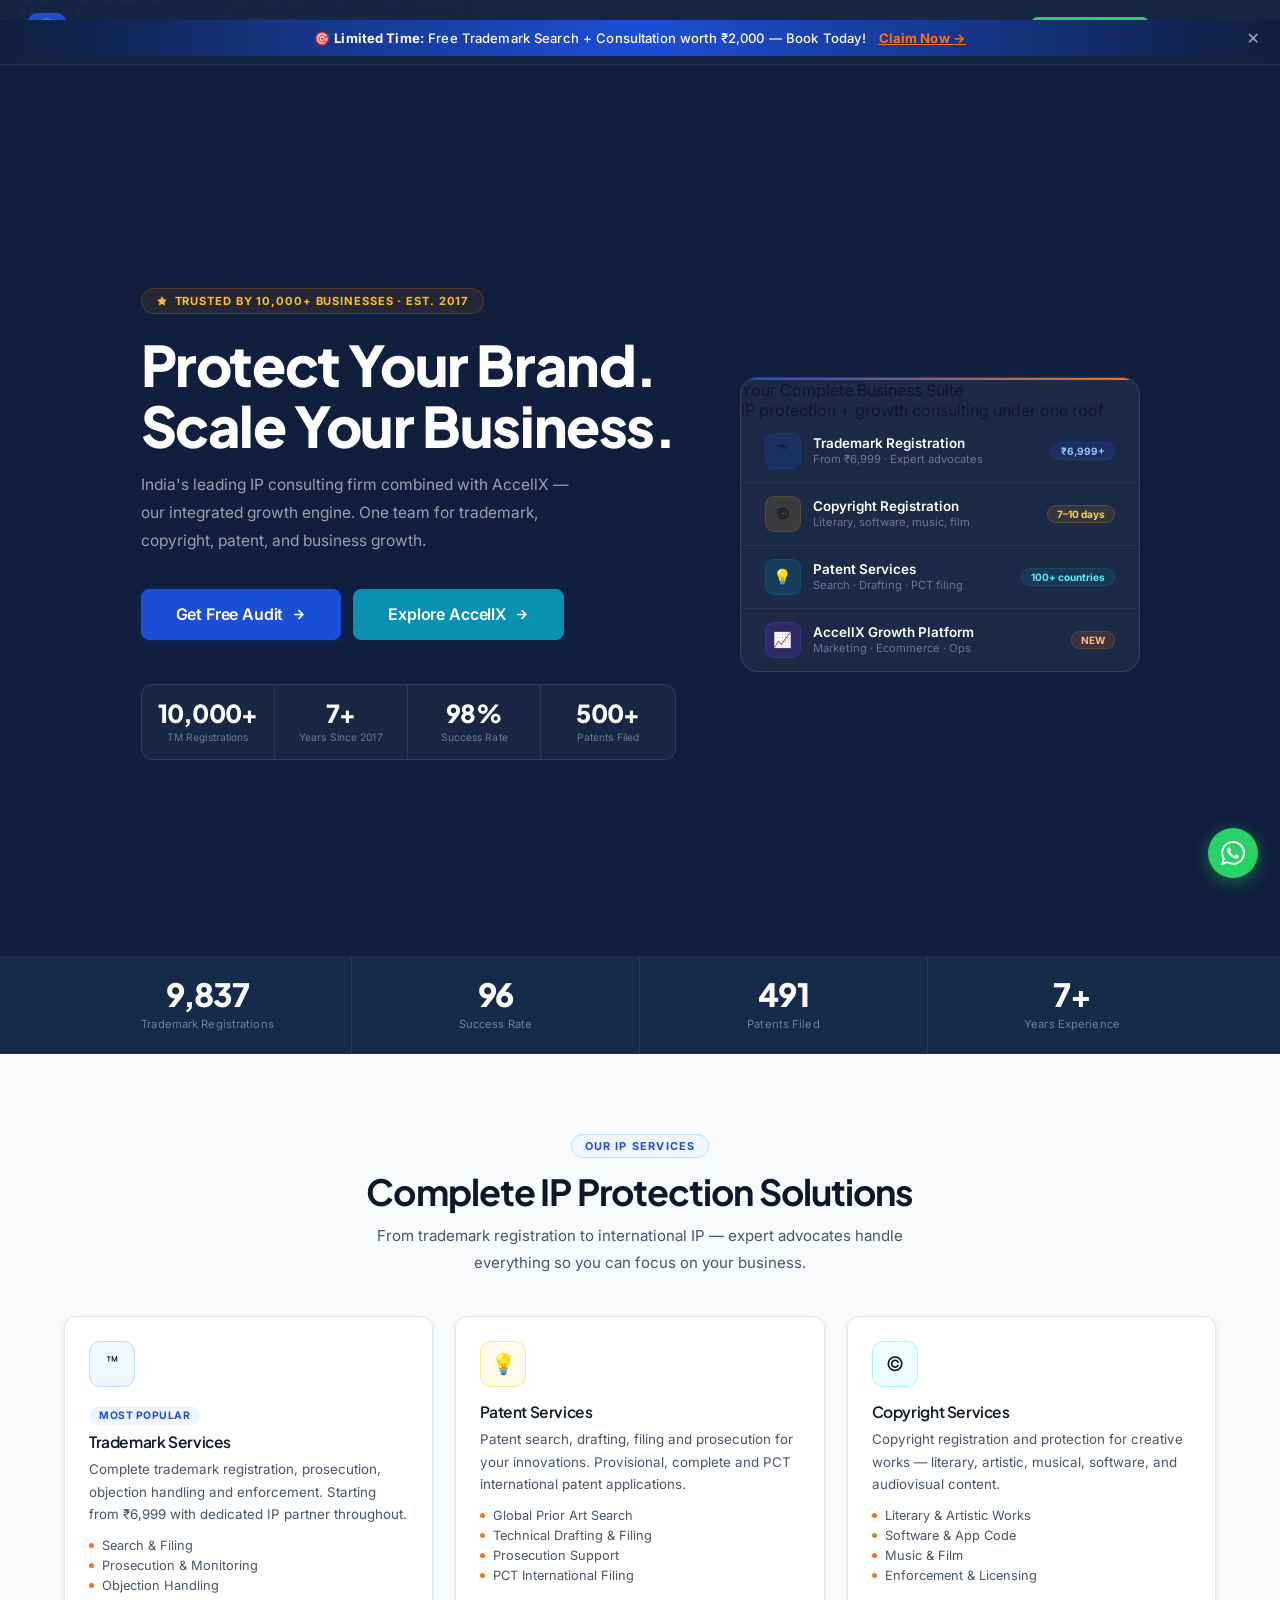
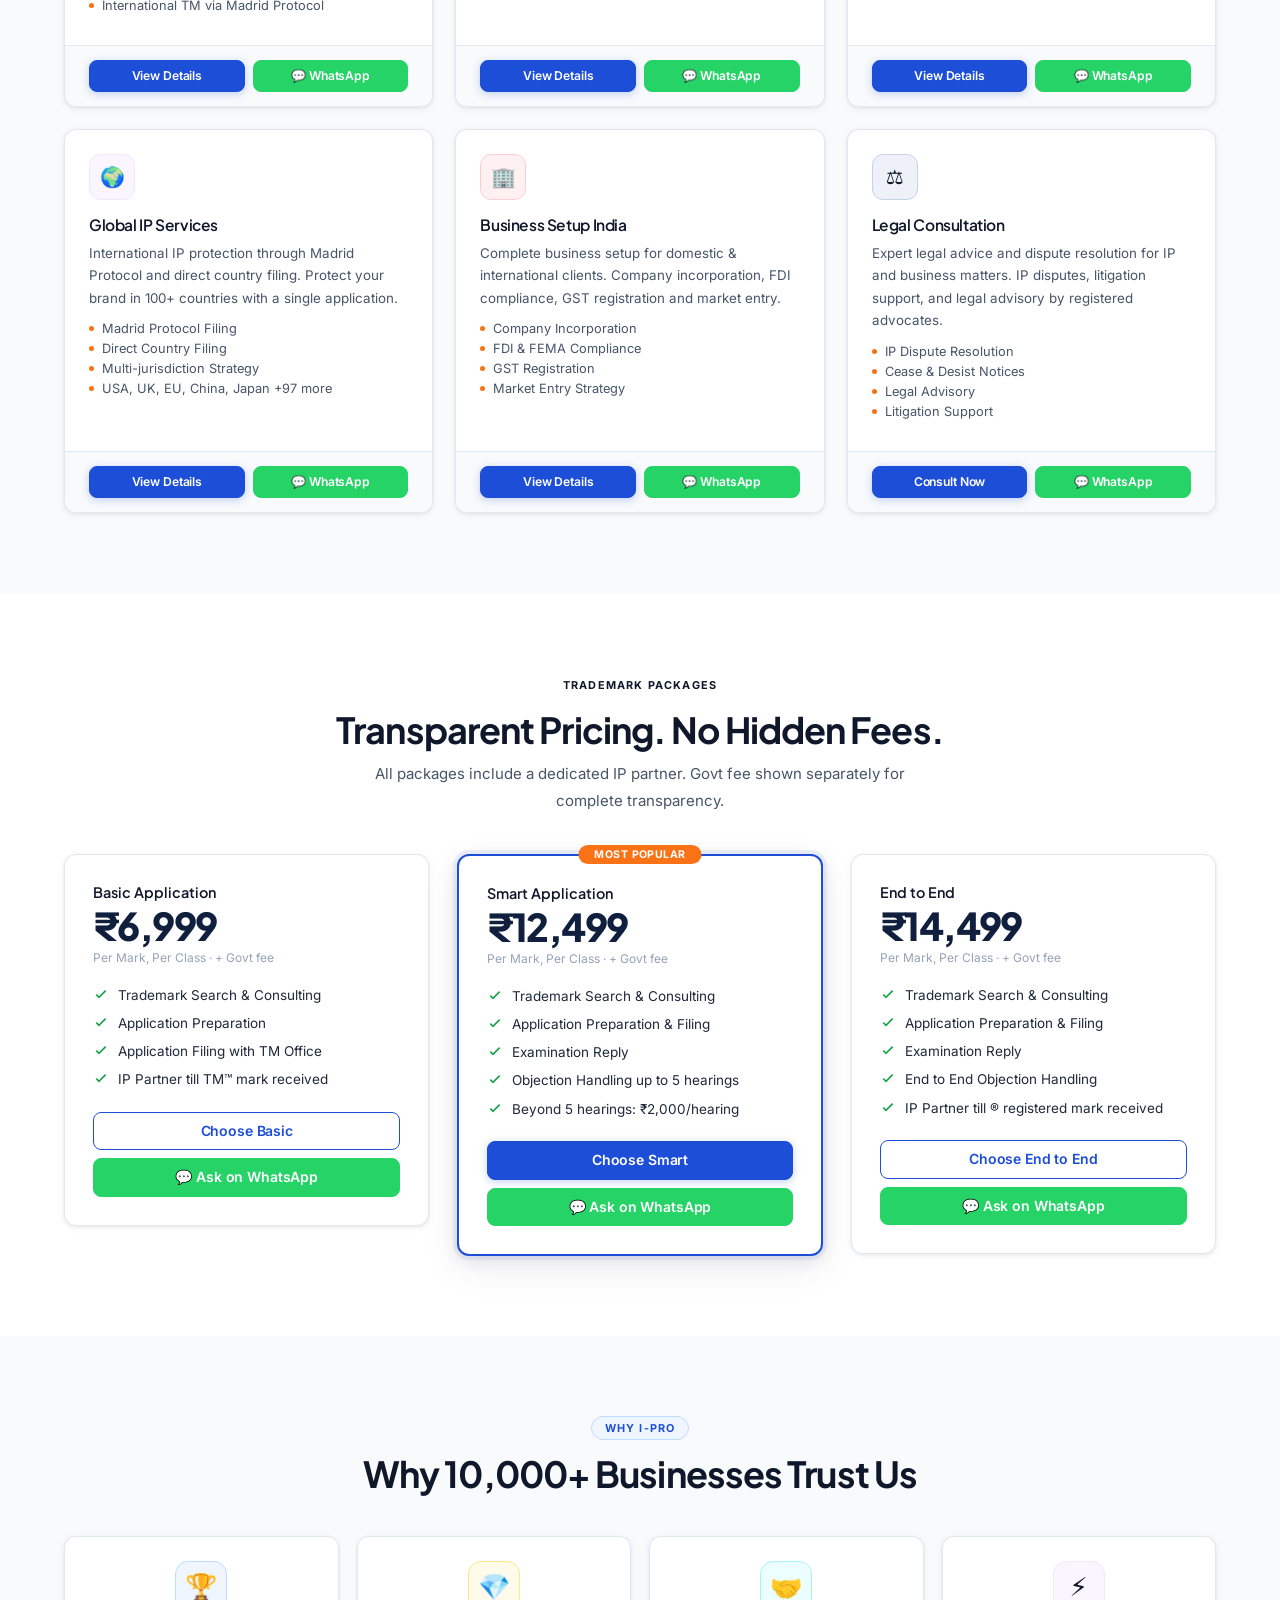
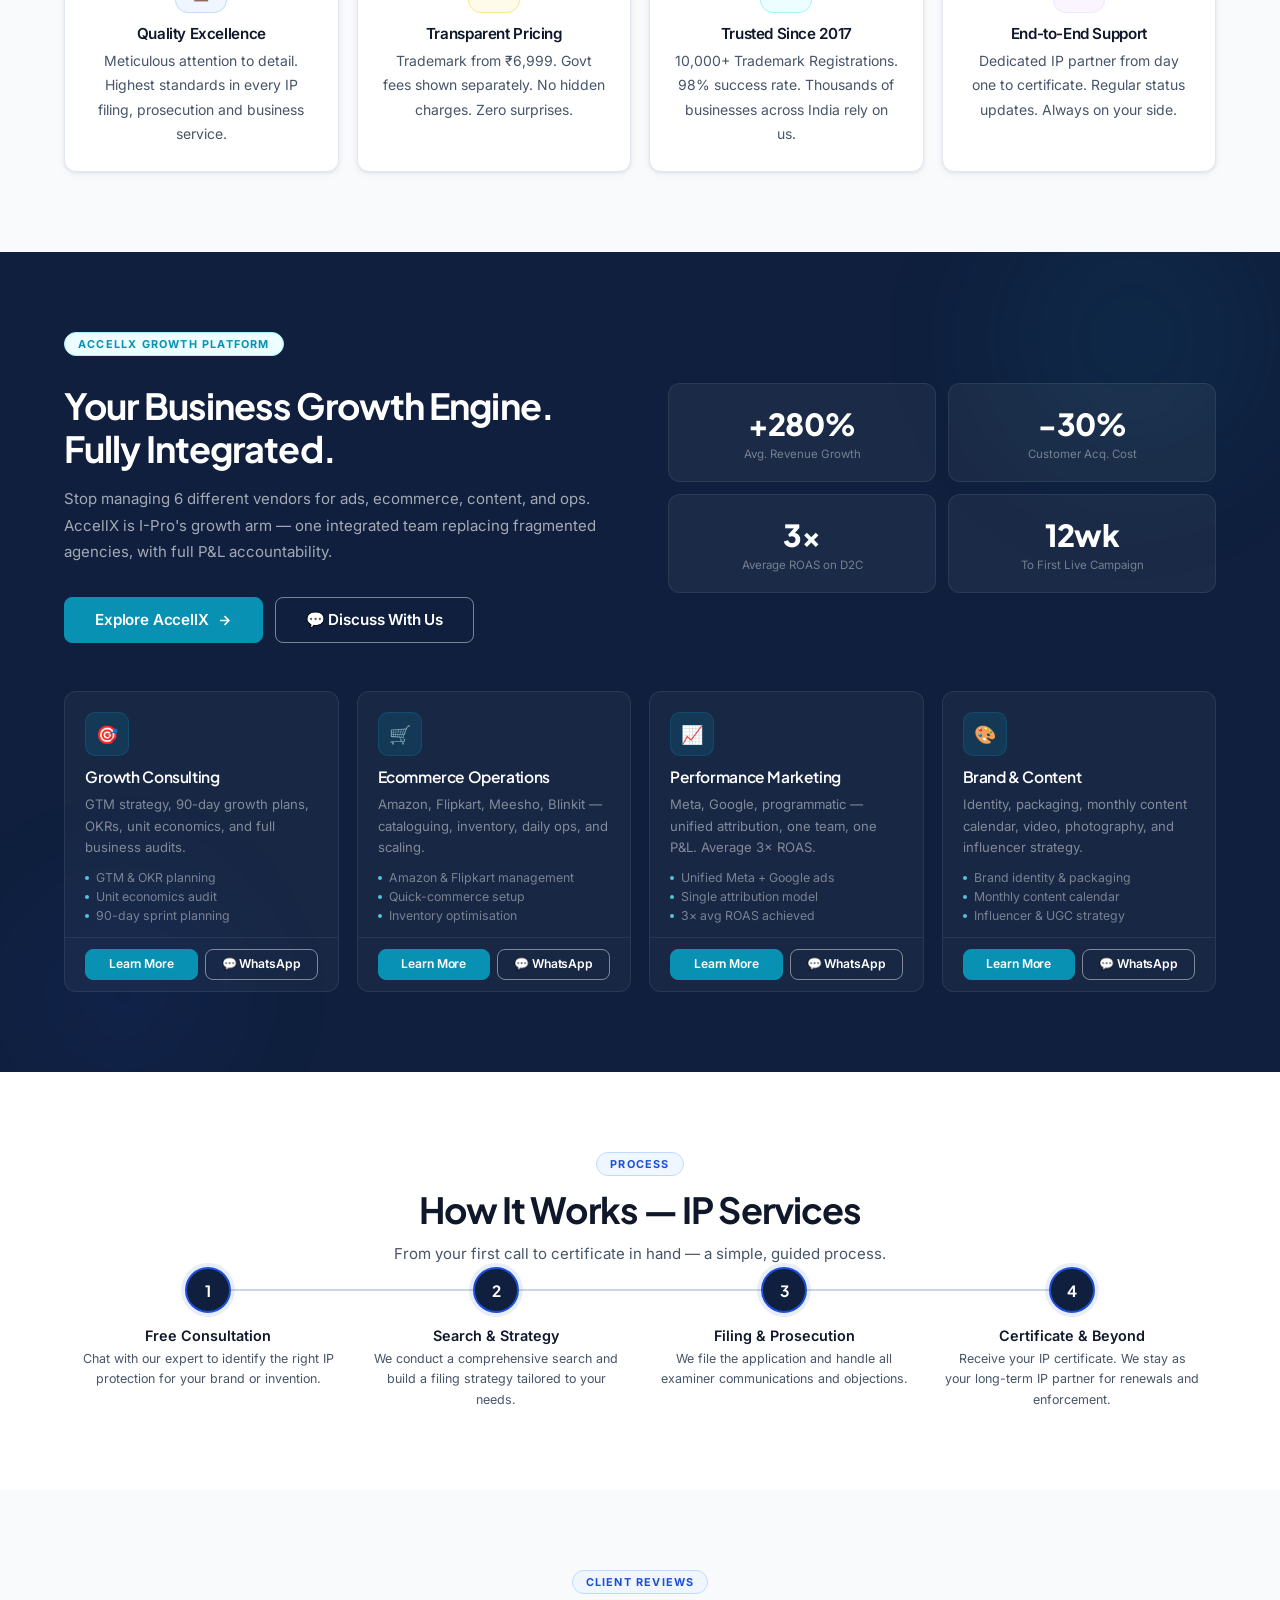
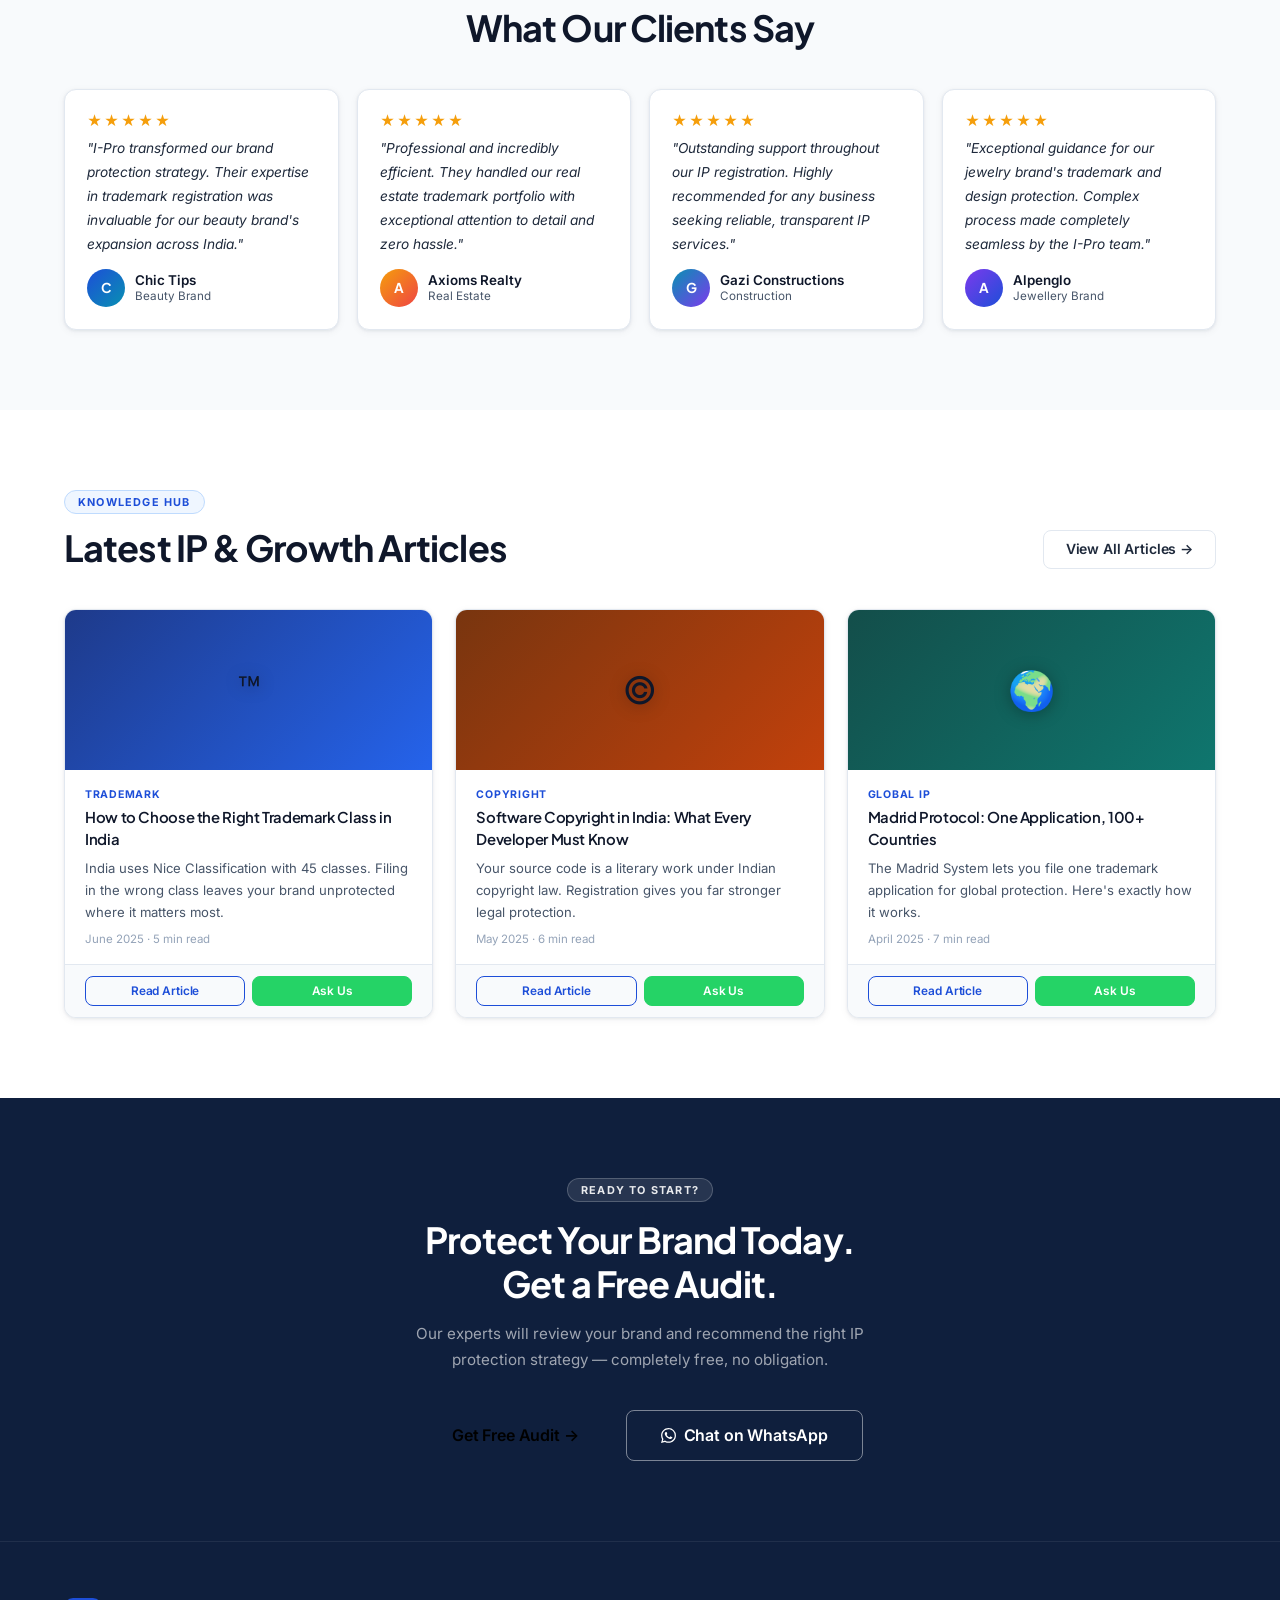
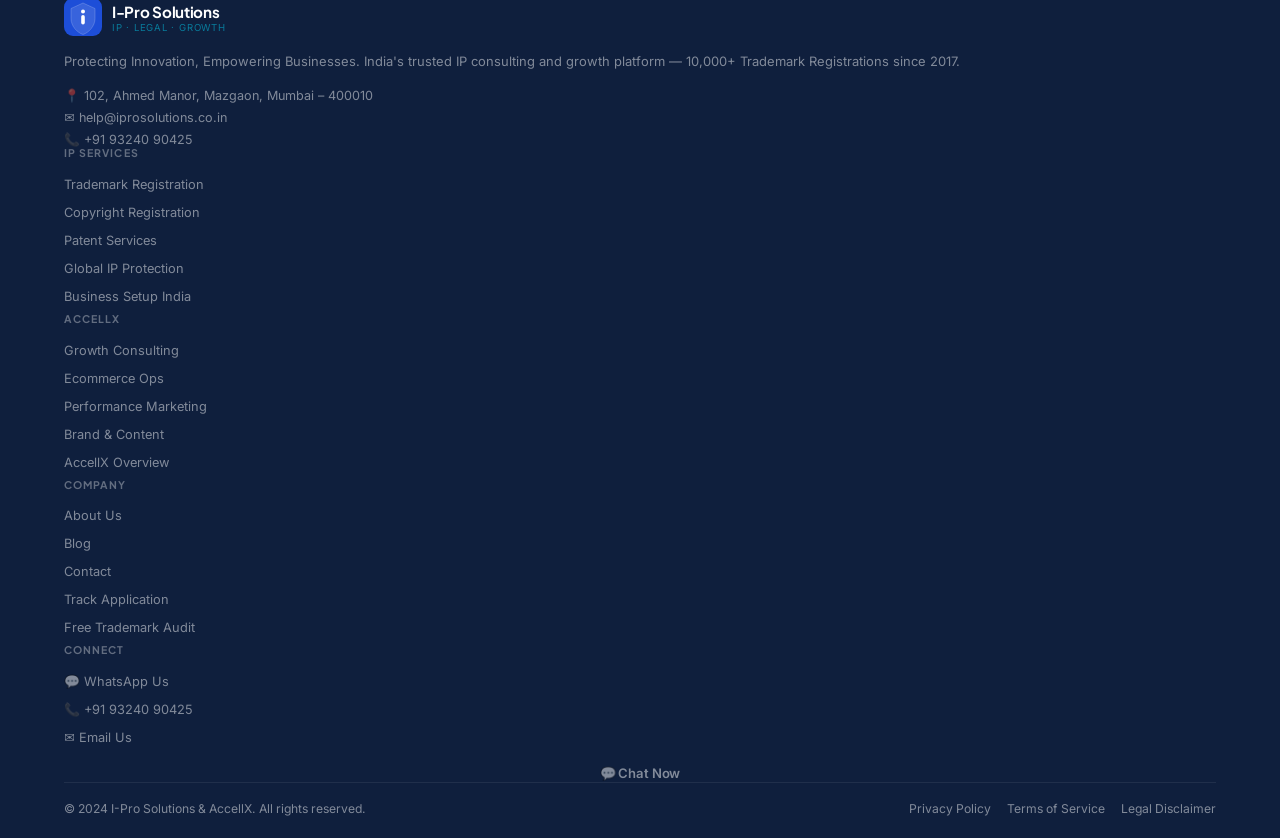
<file: index.html>
<!DOCTYPE html>
<html lang="en">
<head>
<meta charset="UTF-8"/>
<meta name="viewport" content="width=device-width, initial-scale=1.0"/>
<title>I-Pro Solutions + AccellX — IP Protection & Business Growth in India</title>
<meta name="description" content="India's leading IP consulting firm. Trademark registration from ₹6,999, copyright, patent, global IP. Plus AccellX — performance marketing, ecommerce & growth consulting."/>
<link rel="preconnect" href="https://fonts.googleapis.com"/>
<link href="https://fonts.googleapis.com/css2?family=Plus+Jakarta+Sans:wght@400;500;600;700;800&family=Inter:wght@300;400;500;600;700&display=swap" rel="stylesheet"/>
<link rel="stylesheet" href="css/style.css"/>
</head>
<body>

<!-- ── Topbar ───────────────────────────────────── -->
<div class="topbar" id="topbar">
  🎯 <strong>FREE TRADEMARK AUDIT</strong> — Limited Time!
  <a href="#" data-wa="Hi! I'd like my free trademark audit.">Claim Now →</a>
  <span class="topbar-x" id="topbar-x">✕</span>
</div>

<!-- ── Nav ─────────────────────────────────────── -->
<!-- ═══ PROMO BAR — Edit text below to update promotion ═══ -->
<div class="promo-bar" id="promo-bar">
  🎯 <strong>Limited Time:</strong> Free Trademark Search + Consultation worth ₹2,000 — Book Today!
  <a href="#" data-wa="Hi! I want to claim the free trademark consultation offer.">Claim Now →</a>
  <span class="promo-bar-x" id="promo-bar-x" title="Close">✕</span>
</div>
<nav class="nav" id="main-nav">
  <div class="nav-inner">
    <a href="index.html" class="logo">
      <svg class="logo-svg" width="38" height="38" viewBox="0 0 38 38" fill="none" xmlns="http://www.w3.org/2000/svg">
  <rect width="38" height="38" rx="9" fill="#1d4ed8"/>
  <path d="M19 5L7 10.5V20.5C7 28 13 34.5 19 36.5C25 34.5 31 28 31 20.5V10.5L19 5Z" fill="white" fill-opacity="0.12"/>
  <path d="M19 5L7 10.5V20.5C7 28 13 34.5 19 36.5C25 34.5 31 28 31 20.5V10.5L19 5Z" stroke="white" stroke-opacity="0.25" stroke-width="0.75"/>
  <circle cx="19" cy="13.5" r="2" fill="white"/>
  <rect x="17.2" y="17" width="3.6" height="9.5" rx="1.8" fill="white"/>
</svg>
      <div class="logo-text-wrap">
        <div class="logo-name">I-Pro Solutions</div>
        <div class="logo-tag">IP · Legal · Growth</div>
      </div>
    </a>
    <ul class="nav-links" id="nav-links">
      <li><a href="index.html"                   class="nav-link active">Home</a></li>
      <li><a href="pages/trademarks.html"        class="nav-link">Trademarks</a></li>
      <li><a href="pages/copyright.html"         class="nav-link">Copyright</a></li>
      <li><a href="pages/patents.html"           class="nav-link">Patents</a></li>
      <li><a href="pages/global-tm.html"         class="nav-link">Global IP</a></li>
      <li><a href="pages/business-setup.html"    class="nav-link">Biz Setup</a></li>
      <div class="nav-divider"></div>
      <li><a href="pages/accellx.html"           class="nav-link" style="color:#14b8a6">AccellX ✦</a></li>
      <div class="nav-divider"></div>
      <li><a href="pages/blog.html"              class="nav-link">Blog</a></li>
      <li><a href="pages/about.html"             class="nav-link">About</a></li>
      <li><a href="pages/contact.html"           class="nav-link">Contact</a></li>
    </ul>
    <div class="nav-actions">
      <a href="#" class="btn btn-wa btn-sm nav-wa" data-wa="Hi I-Pro! I need help with services.">
        <svg viewBox="0 0 24 24" fill="currentColor"><path d="M17.472 14.382c-.297-.149-1.758-.867-2.03-.967-.273-.099-.471-.148-.67.15-.197.297-.767.966-.94 1.164-.173.199-.347.223-.644.075-.297-.15-1.255-.463-2.39-1.475-.883-.788-1.48-1.761-1.653-2.059-.173-.297-.018-.458.13-.606.134-.133.298-.347.446-.52.149-.174.198-.298.298-.497.099-.198.05-.371-.025-.52-.075-.149-.669-1.612-.916-2.207-.242-.579-.487-.5-.669-.51a9.56 9.56 0 00-.57-.01c-.198 0-.52.074-.792.372-.272.297-1.04 1.016-1.04 2.479 0 1.462 1.065 2.875 1.213 3.074.149.198 2.096 3.2 5.077 4.487.709.306 1.262.489 1.694.625.712.227 1.36.195 1.871.118.571-.085 1.758-.719 2.006-1.413.248-.694.248-1.289.173-1.413-.074-.124-.272-.198-.57-.347m-5.421 7.403h-.004a9.87 9.87 0 01-5.031-1.378l-.361-.214-3.741.982.998-3.648-.235-.374a9.86 9.86 0 01-1.51-5.26c.001-5.45 4.436-9.884 9.888-9.884 2.64 0 5.122 1.03 6.988 2.898a9.825 9.825 0 012.893 6.994c-.003 5.45-4.437 9.884-9.885 9.884m8.413-18.297A11.815 11.815 0 0012.05 0C5.495 0 .16 5.335.157 11.892c0 2.096.547 4.142 1.588 5.945L.057 24l6.305-1.654a11.882 11.882 0 005.683 1.448h.005c6.554 0 11.89-5.335 11.893-11.893a11.821 11.821 0 00-3.48-8.413z"/></svg>
        WhatsApp
      </a>
      <button class="btn btn-gold btn-sm hide-mob" data-modal="lead">Free Audit</button>
    </div>
    <button class="nav-ham" id="nav-ham" aria-label="Menu">
      <span></span><span></span><span></span>
    </button>
  </div>
</nav>

<!-- ── HERO ─────────────────────────────────────── -->
<section class="hero">
  <div class="hero-mesh">
    <div class="hero-orb orb1"></div>
    <div class="hero-orb orb2"></div>
    <div class="hero-orb orb3"></div>
  </div>
  <div class="hero-grid"></div>
  <div class="container">
    <div class="hero-inner">
      <div>
        <div class="hero-tag reveal">
          <svg width="12" height="12" viewBox="0 0 24 24" fill="currentColor"><path d="M12 2l3.09 6.26L22 9.27l-5 4.87 1.18 6.88L12 17.77l-6.18 3.25L7 14.14 2 9.27l6.91-1.01L12 2z"/></svg>
          Trusted by 10,000+ Businesses · Est. 2017
        </div>
        <h1 class="reveal delay-1">
          Protect Your Brand.<br/>
          <span class="hero-highlight">Scale Your Business.</span>
        </h1>
        <p class="hero-sub reveal delay-2">India's leading IP consulting firm combined with AccellX — our integrated growth engine. One team for trademark, copyright, patent, and business growth.</p>
        <div class="hero-btns reveal delay-3">
          <button class="btn btn-primary btn-xl" data-modal="lead">
            Get Free Audit
            <svg fill="none" viewBox="0 0 24 24" stroke="currentColor" stroke-width="2.5"><path d="M5 12h14M12 5l7 7-7 7"/></svg>
          </button>
          <a href="pages/accellx.html" class="btn btn-teal btn-xl">
            Explore AccellX
            <svg fill="none" viewBox="0 0 24 24" stroke="currentColor" stroke-width="2.5"><path d="M5 12h14M12 5l7 7-7 7"/></svg>
          </a>
        </div>
        <div class="hero-stats reveal delay-4">
          <div class="hstat"><span class="hstat-v counter" data-target="10000" data-suffix="+">0</span><span class="hstat-l">TM Registrations</span></div>
          <div class="hstat"><span class="hstat-v counter" data-target="7">0</span><span class="hstat-l">Years Since 2017</span></div>
          <div class="hstat"><span class="hstat-v counter" data-target="98" data-suffix="%">0</span><span class="hstat-l">Success Rate</span></div>
          <div class="hstat"><span class="hstat-v counter" data-target="500">0</span><span class="hstat-l">Patents Filed</span></div>
        </div>
      </div>
      <div class="hero-panel reveal-right delay-2">
        <div class="panel-title">Your Complete Business Suite</div>
        <div class="panel-sub">IP protection + growth consulting under one roof</div>
        <div class="panel-row">
          <div class="panel-ico ico-blue">™</div>
          <div><div class="panel-label">Trademark Registration</div><div class="panel-hint">From ₹6,999 · Expert advocates</div></div>
          <span class="panel-badge pb-blue">₹6,999+</span>
        </div>
        <div class="panel-row">
          <div class="panel-ico ico-gold">©</div>
          <div><div class="panel-label">Copyright Registration</div><div class="panel-hint">Literary, software, music, film</div></div>
          <span class="panel-badge pb-gold">7–10 days</span>
        </div>
        <div class="panel-row">
          <div class="panel-ico ico-teal">💡</div>
          <div><div class="panel-label">Patent Services</div><div class="panel-hint">Search · Drafting · PCT filing</div></div>
          <span class="panel-badge pb-teal">100+ countries</span>
        </div>
        <div class="panel-row">
          <div class="panel-ico ico-purple">📈</div>
          <div><div class="panel-label">AccellX Growth Platform</div><div class="panel-hint">Marketing · Ecommerce · Ops</div></div>
          <span class="panel-badge pb-new">NEW</span>
        </div>
      </div>
    </div>
  </div>
</section>

<!-- ── Stats Bar ─────────────────────────────────── -->
<div class="stats-bar">
  <div class="container">
    <div class="stats-bar-g">
      <div class="stat-cell"><span class="stat-v counter" data-target="10000" data-suffix="+">0</span><span class="stat-l">Trademark Registrations</span></div>
      <div class="stat-cell"><span class="stat-v counter" data-target="98" data-suffix="%">0</span><span class="stat-l">Success Rate</span></div>
      <div class="stat-cell"><span class="stat-v counter" data-target="500" data-suffix="+">0</span><span class="stat-l">Patents Filed</span></div>
      <div class="stat-cell"><span class="stat-v">7+</span><span class="stat-l">Years Experience</span></div>
    </div>
  </div>
</div>

<!-- ── Core IP Services ──────────────────────────── -->
<section class="section alt">
  <div class="container">
    <div class="text-center mb40 reveal">
      <div class="eyebrow blue">Our IP Services</div>
      <h2 class="sec-title">Complete IP Protection Solutions</h2>
      <p class="sec-sub center mt12">From trademark registration to international IP — expert advocates handle everything so you can focus on your business.</p>
    </div>
    <div class="grid3">

      <div class="card svc-card reveal delay-1">
        <div class="svc-card-head">
          <div class="svc-ico ico-bg-blue">™</div>
          <span class="badge-eyebrow be-blue">Most Popular</span>
          <h3>Trademark Services</h3>
          <p>Complete trademark registration, prosecution, objection handling and enforcement. Starting from ₹6,999 with dedicated IP partner throughout.</p>
          <div class="feat-list">
            <div class="feat-item">Search &amp; Filing</div>
            <div class="feat-item">Prosecution &amp; Monitoring</div>
            <div class="feat-item">Objection Handling</div>
            <div class="feat-item">International TM via Madrid Protocol</div>
          </div>
        </div>
        <div class="svc-card-foot">
          <a href="pages/trademarks.html" class="btn btn-primary btn-sm">View Details</a>
          <a href="#" class="btn btn-wa btn-sm" data-wa="Hi! I need trademark registration help.">💬 WhatsApp</a>
        </div>
      </div>

      <div class="card svc-card reveal delay-2">
        <div class="svc-card-head">
          <div class="svc-ico ico-bg-gold">💡</div>
          <h3>Patent Services</h3>
          <p>Patent search, drafting, filing and prosecution for your innovations. Provisional, complete and PCT international patent applications.</p>
          <div class="feat-list">
            <div class="feat-item">Global Prior Art Search</div>
            <div class="feat-item">Technical Drafting &amp; Filing</div>
            <div class="feat-item">Prosecution Support</div>
            <div class="feat-item">PCT International Filing</div>
          </div>
        </div>
        <div class="svc-card-foot">
          <a href="pages/patents.html" class="btn btn-primary btn-sm">View Details</a>
          <a href="#" class="btn btn-wa btn-sm" data-wa="Hi! I need patent filing help.">💬 WhatsApp</a>
        </div>
      </div>

      <div class="card svc-card reveal delay-3">
        <div class="svc-card-head">
          <div class="svc-ico ico-bg-teal">©</div>
          <h3>Copyright Services</h3>
          <p>Copyright registration and protection for creative works — literary, artistic, musical, software, and audiovisual content.</p>
          <div class="feat-list">
            <div class="feat-item">Literary &amp; Artistic Works</div>
            <div class="feat-item">Software &amp; App Code</div>
            <div class="feat-item">Music &amp; Film</div>
            <div class="feat-item">Enforcement &amp; Licensing</div>
          </div>
        </div>
        <div class="svc-card-foot">
          <a href="pages/copyright.html" class="btn btn-primary btn-sm">View Details</a>
          <a href="#" class="btn btn-wa btn-sm" data-wa="Hi! I need copyright registration help.">💬 WhatsApp</a>
        </div>
      </div>

      <div class="card svc-card reveal delay-1">
        <div class="svc-card-head">
          <div class="svc-ico ico-bg-purple">🌍</div>
          <h3>Global IP Services</h3>
          <p>International IP protection through Madrid Protocol and direct country filing. Protect your brand in 100+ countries with a single application.</p>
          <div class="feat-list">
            <div class="feat-item">Madrid Protocol Filing</div>
            <div class="feat-item">Direct Country Filing</div>
            <div class="feat-item">Multi-jurisdiction Strategy</div>
            <div class="feat-item">USA, UK, EU, China, Japan +97 more</div>
          </div>
        </div>
        <div class="svc-card-foot">
          <a href="pages/global-tm.html" class="btn btn-primary btn-sm">View Details</a>
          <a href="#" class="btn btn-wa btn-sm" data-wa="Hi! I need international trademark protection.">💬 WhatsApp</a>
        </div>
      </div>

      <div class="card svc-card reveal delay-2">
        <div class="svc-card-head">
          <div class="svc-ico ico-bg-rose">🏢</div>
          <h3>Business Setup India</h3>
          <p>Complete business setup for domestic &amp; international clients. Company incorporation, FDI compliance, GST registration and market entry.</p>
          <div class="feat-list">
            <div class="feat-item">Company Incorporation</div>
            <div class="feat-item">FDI &amp; FEMA Compliance</div>
            <div class="feat-item">GST Registration</div>
            <div class="feat-item">Market Entry Strategy</div>
          </div>
        </div>
        <div class="svc-card-foot">
          <a href="pages/business-setup.html" class="btn btn-primary btn-sm">View Details</a>
          <a href="#" class="btn btn-wa btn-sm" data-wa="Hi! I need help with business setup in India.">💬 WhatsApp</a>
        </div>
      </div>

      <div class="card svc-card reveal delay-3">
        <div class="svc-card-head">
          <div class="svc-ico ico-bg-navy">⚖️</div>
          <h3>Legal Consultation</h3>
          <p>Expert legal advice and dispute resolution for IP and business matters. IP disputes, litigation support, and legal advisory by registered advocates.</p>
          <div class="feat-list">
            <div class="feat-item">IP Dispute Resolution</div>
            <div class="feat-item">Cease &amp; Desist Notices</div>
            <div class="feat-item">Legal Advisory</div>
            <div class="feat-item">Litigation Support</div>
          </div>
        </div>
        <div class="svc-card-foot">
          <a href="pages/contact.html" class="btn btn-primary btn-sm">Consult Now</a>
          <a href="#" class="btn btn-wa btn-sm" data-wa="Hi! I need legal consultation for IP matters.">💬 WhatsApp</a>
        </div>
      </div>

    </div>
  </div>
</section>

<!-- ── Trademark Pricing ─────────────────────────── -->
<section class="section">
  <div class="container">
    <div class="text-center mb40 reveal">
      <div class="eyebrow gold">Trademark Packages</div>
      <h2 class="sec-title">Transparent Pricing. No Hidden Fees.</h2>
      <p class="sec-sub center mt12">All packages include a dedicated IP partner. Govt fee shown separately for complete transparency.</p>
    </div>
    <div class="grid3 reveal" style="align-items:start;gap:28px">

      <div class="card price-card">
        <div class="price-name">Basic Application</div>
        <div class="price-amt">₹6,999</div>
        <div class="price-per">Per Mark, Per Class · + Govt fee</div>
        <div class="price-feats">
          <div class="price-feat"><svg class="chk" fill="none" viewBox="0 0 24 24" stroke="currentColor" stroke-width="2.5" width="16" height="16"><path d="M5 13l4 4L19 7"/></svg>Trademark Search &amp; Consulting</div>
          <div class="price-feat"><svg class="chk" fill="none" viewBox="0 0 24 24" stroke="currentColor" stroke-width="2.5" width="16" height="16"><path d="M5 13l4 4L19 7"/></svg>Application Preparation</div>
          <div class="price-feat"><svg class="chk" fill="none" viewBox="0 0 24 24" stroke="currentColor" stroke-width="2.5" width="16" height="16"><path d="M5 13l4 4L19 7"/></svg>Application Filing with TM Office</div>
          <div class="price-feat"><svg class="chk" fill="none" viewBox="0 0 24 24" stroke="currentColor" stroke-width="2.5" width="16" height="16"><path d="M5 13l4 4L19 7"/></svg>IP Partner till TM™ mark received</div>
        </div>
        <div class="price-btns">
          <a href="pages/trademarks.html" class="btn btn-outline w100" style="justify-content:center">Choose Basic</a>
          <a href="#" class="btn btn-wa w100" data-wa="Hi! I want the Basic Trademark package at Rs 6,999." style="justify-content:center">💬 Ask on WhatsApp</a>
        </div>
      </div>

      <div class="card price-card featured">
        <div class="pop-ring">Most Popular</div>
        <div class="price-name">Smart Application</div>
        <div class="price-amt">₹12,499</div>
        <div class="price-per">Per Mark, Per Class · + Govt fee</div>
        <div class="price-feats">
          <div class="price-feat"><svg class="chk" fill="none" viewBox="0 0 24 24" stroke="currentColor" stroke-width="2.5" width="16" height="16"><path d="M5 13l4 4L19 7"/></svg>Trademark Search &amp; Consulting</div>
          <div class="price-feat"><svg class="chk" fill="none" viewBox="0 0 24 24" stroke="currentColor" stroke-width="2.5" width="16" height="16"><path d="M5 13l4 4L19 7"/></svg>Application Preparation &amp; Filing</div>
          <div class="price-feat"><svg class="chk" fill="none" viewBox="0 0 24 24" stroke="currentColor" stroke-width="2.5" width="16" height="16"><path d="M5 13l4 4L19 7"/></svg>Examination Reply</div>
          <div class="price-feat"><svg class="chk" fill="none" viewBox="0 0 24 24" stroke="currentColor" stroke-width="2.5" width="16" height="16"><path d="M5 13l4 4L19 7"/></svg>Objection Handling up to 5 hearings</div>
          <div class="price-feat"><svg class="chk" fill="none" viewBox="0 0 24 24" stroke="currentColor" stroke-width="2.5" width="16" height="16"><path d="M5 13l4 4L19 7"/></svg>Beyond 5 hearings: ₹2,000/hearing</div>
        </div>
        <div class="price-btns">
          <a href="pages/trademarks.html" class="btn btn-primary w100" style="justify-content:center">Choose Smart</a>
          <a href="#" class="btn btn-wa w100" data-wa="Hi! I want the Smart Trademark package at Rs 12,499." style="justify-content:center">💬 Ask on WhatsApp</a>
        </div>
      </div>

      <div class="card price-card">
        <div class="price-name">End to End</div>
        <div class="price-amt">₹14,499</div>
        <div class="price-per">Per Mark, Per Class · + Govt fee</div>
        <div class="price-feats">
          <div class="price-feat"><svg class="chk" fill="none" viewBox="0 0 24 24" stroke="currentColor" stroke-width="2.5" width="16" height="16"><path d="M5 13l4 4L19 7"/></svg>Trademark Search &amp; Consulting</div>
          <div class="price-feat"><svg class="chk" fill="none" viewBox="0 0 24 24" stroke="currentColor" stroke-width="2.5" width="16" height="16"><path d="M5 13l4 4L19 7"/></svg>Application Preparation &amp; Filing</div>
          <div class="price-feat"><svg class="chk" fill="none" viewBox="0 0 24 24" stroke="currentColor" stroke-width="2.5" width="16" height="16"><path d="M5 13l4 4L19 7"/></svg>Examination Reply</div>
          <div class="price-feat"><svg class="chk" fill="none" viewBox="0 0 24 24" stroke="currentColor" stroke-width="2.5" width="16" height="16"><path d="M5 13l4 4L19 7"/></svg>End to End Objection Handling</div>
          <div class="price-feat"><svg class="chk" fill="none" viewBox="0 0 24 24" stroke="currentColor" stroke-width="2.5" width="16" height="16"><path d="M5 13l4 4L19 7"/></svg>IP Partner till ® registered mark received</div>
        </div>
        <div class="price-btns">
          <a href="pages/trademarks.html" class="btn btn-outline w100" style="justify-content:center">Choose End to End</a>
          <a href="#" class="btn btn-wa w100" data-wa="Hi! I want the End to End Trademark package at Rs 14,499." style="justify-content:center">💬 Ask on WhatsApp</a>
        </div>
      </div>

    </div>
  </div>
</section>

<!-- ── Why Choose ────────────────────────────────── -->
<section class="section alt">
  <div class="container">
    <div class="text-center mb40 reveal">
      <div class="eyebrow blue">Why I-Pro</div>
      <h2 class="sec-title">Why 10,000+ Businesses Trust Us</h2>
    </div>
    <div class="grid4 reveal">
      <div class="card why-card">
        <div class="why-ico ico-bg-blue"><span style="font-size:26px">🏆</span></div>
        <h4>Quality Excellence</h4>
        <p style="font-size:.875rem;margin-top:6px">Meticulous attention to detail. Highest standards in every IP filing, prosecution and business service.</p>
      </div>
      <div class="card why-card">
        <div class="why-ico ico-bg-gold"><span style="font-size:26px">💎</span></div>
        <h4>Transparent Pricing</h4>
        <p style="font-size:.875rem;margin-top:6px">Trademark from ₹6,999. Govt fees shown separately. No hidden charges. Zero surprises.</p>
      </div>
      <div class="card why-card">
        <div class="why-ico ico-bg-teal"><span style="font-size:26px">🤝</span></div>
        <h4>Trusted Since 2017</h4>
        <p style="font-size:.875rem;margin-top:6px">10,000+ Trademark Registrations. 98% success rate. Thousands of businesses across India rely on us.</p>
      </div>
      <div class="card why-card">
        <div class="why-ico ico-bg-purple"><span style="font-size:26px">⚡</span></div>
        <h4>End-to-End Support</h4>
        <p style="font-size:.875rem;margin-top:6px">Dedicated IP partner from day one to certificate. Regular status updates. Always on your side.</p>
      </div>
    </div>
  </div>
</section>

<!-- ── AccellX Section ───────────────────────────── -->
<section class="accellx-section">
  <div class="ax-glow">
    <div class="ax-orb1"></div>
    <div class="ax-orb2"></div>
  </div>
  <div class="ax-grid"></div>
  <div class="container ax-inner">
    <div class="ax-header-wrap">
      <div class="ax-title-side">
        <div class="eyebrow teal">AccellX Growth Platform</div>
        <h2 class="sec-title white mt16">Your Business Growth Engine.<br/><span class="grad-text">Fully Integrated.</span></h2>
        <p class="sec-sub white mt16">Stop managing 6 different vendors for ads, ecommerce, content, and ops. AccellX is I-Pro's growth arm — one integrated team replacing fragmented agencies, with full P&amp;L accountability.</p>
        <div class="flex gap12 mt32" style="flex-wrap:wrap">
          <a href="pages/accellx.html" class="btn btn-teal btn-lg">
            Explore AccellX
            <svg fill="none" viewBox="0 0 24 24" stroke="currentColor" stroke-width="2.5" width="16" height="16"><path d="M5 12h14M12 5l7 7-7 7"/></svg>
          </a>
          <a href="#" class="btn btn-outline-white btn-lg" data-wa="Hi! I want to know more about AccellX growth services.">💬 Discuss With Us</a>
        </div>
      </div>
      <div class="ax-stats-side reveal-right">
        <div class="ax-stat-card"><span class="ax-stat-v">+280%</span><span class="ax-stat-l">Avg. Revenue Growth</span></div>
        <div class="ax-stat-card"><span class="ax-stat-v">−30%</span><span class="ax-stat-l">Customer Acq. Cost</span></div>
        <div class="ax-stat-card"><span class="ax-stat-v">3×</span><span class="ax-stat-l">Average ROAS on D2C</span></div>
        <div class="ax-stat-card"><span class="ax-stat-v">12wk</span><span class="ax-stat-l">To First Live Campaign</span></div>
      </div>
    </div>
    <div class="grid4">
      <div class="ax-card reveal delay-1">
        <div class="ax-card-top">
          <div class="ax-ico">🎯</div>
          <h3>Growth Consulting</h3>
          <p>GTM strategy, 90-day growth plans, OKRs, unit economics, and full business audits.</p>
          <div class="ax-feats">
            <div class="ax-feat">GTM &amp; OKR planning</div>
            <div class="ax-feat">Unit economics audit</div>
            <div class="ax-feat">90-day sprint planning</div>
          </div>
        </div>
        <div class="ax-card-foot">
          <a href="pages/accellx.html#consulting" class="btn btn-teal btn-sm">Learn More</a>
          <a href="#" class="btn btn-outline-white btn-sm" data-wa="Hi! I need growth consulting from AccellX.">💬 WhatsApp</a>
        </div>
      </div>
      <div class="ax-card reveal delay-2">
        <div class="ax-card-top">
          <div class="ax-ico">🛒</div>
          <h3>Ecommerce Operations</h3>
          <p>Amazon, Flipkart, Meesho, Blinkit — cataloguing, inventory, daily ops, and scaling.</p>
          <div class="ax-feats">
            <div class="ax-feat">Amazon &amp; Flipkart management</div>
            <div class="ax-feat">Quick-commerce setup</div>
            <div class="ax-feat">Inventory optimisation</div>
          </div>
        </div>
        <div class="ax-card-foot">
          <a href="pages/accellx.html#ecommerce" class="btn btn-teal btn-sm">Learn More</a>
          <a href="#" class="btn btn-outline-white btn-sm" data-wa="Hi! I need ecommerce operations help from AccellX.">💬 WhatsApp</a>
        </div>
      </div>
      <div class="ax-card reveal delay-3">
        <div class="ax-card-top">
          <div class="ax-ico">📈</div>
          <h3>Performance Marketing</h3>
          <p>Meta, Google, programmatic — unified attribution, one team, one P&amp;L. Average 3× ROAS.</p>
          <div class="ax-feats">
            <div class="ax-feat">Unified Meta + Google ads</div>
            <div class="ax-feat">Single attribution model</div>
            <div class="ax-feat">3× avg ROAS achieved</div>
          </div>
        </div>
        <div class="ax-card-foot">
          <a href="pages/accellx.html#marketing" class="btn btn-teal btn-sm">Learn More</a>
          <a href="#" class="btn btn-outline-white btn-sm" data-wa="Hi! I need performance marketing help from AccellX.">💬 WhatsApp</a>
        </div>
      </div>
      <div class="ax-card reveal delay-4">
        <div class="ax-card-top">
          <div class="ax-ico">🎨</div>
          <h3>Brand &amp; Content</h3>
          <p>Identity, packaging, monthly content calendar, video, photography, and influencer strategy.</p>
          <div class="ax-feats">
            <div class="ax-feat">Brand identity &amp; packaging</div>
            <div class="ax-feat">Monthly content calendar</div>
            <div class="ax-feat">Influencer &amp; UGC strategy</div>
          </div>
        </div>
        <div class="ax-card-foot">
          <a href="pages/accellx.html#brand" class="btn btn-teal btn-sm">Learn More</a>
          <a href="#" class="btn btn-outline-white btn-sm" data-wa="Hi! I need brand and content help from AccellX.">💬 WhatsApp</a>
        </div>
      </div>
    </div>
  </div>
</section>

<!-- ── How it Works ───────────────────────────────── -->
<section class="section">
  <div class="container">
    <div class="text-center mb48 reveal">
      <div class="eyebrow blue">Process</div>
      <h2 class="sec-title">How It Works — IP Services</h2>
      <p class="sec-sub center mt12">From your first call to certificate in hand — a simple, guided process.</p>
    </div>
    <div class="process-grid reveal">
      <div class="process-step">
        <div class="ps-num">1</div>
        <div class="ps-title">Free Consultation</div>
        <p class="ps-desc">Chat with our expert to identify the right IP protection for your brand or invention.</p>
      </div>
      <div class="process-step">
        <div class="ps-num">2</div>
        <div class="ps-title">Search &amp; Strategy</div>
        <p class="ps-desc">We conduct a comprehensive search and build a filing strategy tailored to your needs.</p>
      </div>
      <div class="process-step">
        <div class="ps-num">3</div>
        <div class="ps-title">Filing &amp; Prosecution</div>
        <p class="ps-desc">We file the application and handle all examiner communications and objections.</p>
      </div>
      <div class="process-step">
        <div class="ps-num">4</div>
        <div class="ps-title">Certificate &amp; Beyond</div>
        <p class="ps-desc">Receive your IP certificate. We stay as your long-term IP partner for renewals and enforcement.</p>
      </div>
    </div>
  </div>
</section>

<!-- ── Testimonials ───────────────────────────────── -->
<section class="section alt">
  <div class="container">
    <div class="text-center mb40 reveal">
      <div class="eyebrow blue">Client Reviews</div>
      <h2 class="sec-title">What Our Clients Say</h2>
    </div>
    <div class="grid4 reveal">
      <div class="card testi-card">
        <div class="testi-stars">★★★★★</div>
        <p class="testi-text">"I-Pro transformed our brand protection strategy. Their expertise in trademark registration was invaluable for our beauty brand's expansion across India."</p>
        <div class="testi-info"><div class="testi-av av1">C</div><div><div class="testi-name">Chic Tips</div><div class="testi-role">Beauty Brand</div></div></div>
      </div>
      <div class="card testi-card">
        <div class="testi-stars">★★★★★</div>
        <p class="testi-text">"Professional and incredibly efficient. They handled our real estate trademark portfolio with exceptional attention to detail and zero hassle."</p>
        <div class="testi-info"><div class="testi-av av2">A</div><div><div class="testi-name">Axioms Realty</div><div class="testi-role">Real Estate</div></div></div>
      </div>
      <div class="card testi-card">
        <div class="testi-stars">★★★★★</div>
        <p class="testi-text">"Outstanding support throughout our IP registration. Highly recommended for any business seeking reliable, transparent IP services."</p>
        <div class="testi-info"><div class="testi-av av3">G</div><div><div class="testi-name">Gazi Constructions</div><div class="testi-role">Construction</div></div></div>
      </div>
      <div class="card testi-card">
        <div class="testi-stars">★★★★★</div>
        <p class="testi-text">"Exceptional guidance for our jewelry brand's trademark and design protection. Complex process made completely seamless by the I-Pro team."</p>
        <div class="testi-info"><div class="testi-av av4">A</div><div><div class="testi-name">Alpenglo</div><div class="testi-role">Jewellery Brand</div></div></div>
      </div>
    </div>
  </div>
</section>

<!-- ── Blog Preview ───────────────────────────────── -->
<section class="section">
  <div class="container">
    <div class="flex fb2 mb40 reveal" style="flex-wrap:wrap;gap:16px;align-items:flex-end">
      <div>
        <div class="eyebrow blue mb12">Knowledge Hub</div>
        <h2 class="sec-title" style="margin:0">Latest IP &amp; Growth Articles</h2>
      </div>
      <a href="pages/blog.html" class="btn btn-ghost">View All Articles →</a>
    </div>
    <div class="grid3 reveal">

      <div class="card blog-card">
        <div class="blog-card-thumb bt1"><span class="bico">™</span></div>
        <div class="blog-card-body">
          <div class="blog-tag">Trademark</div>
          <h3 class="blog-title">How to Choose the Right Trademark Class in India</h3>
          <p class="blog-exc">India uses Nice Classification with 45 classes. Filing in the wrong class leaves your brand unprotected where it matters most.</p>
          <div class="blog-meta">June 2025 · 5 min read</div>
        </div>
        <div class="blog-card-foot">
          <a href="pages/blog-trademark-class.html" class="btn btn-outline btn-sm">Read Article</a>
          <a href="#" class="btn btn-wa btn-sm" data-wa="Hi! I have a question about trademark classes.">Ask Us</a>
        </div>
      </div>

      <div class="card blog-card">
        <div class="blog-card-thumb bt3"><span class="bico">©</span></div>
        <div class="blog-card-body">
          <div class="blog-tag">Copyright</div>
          <h3 class="blog-title">Software Copyright in India: What Every Developer Must Know</h3>
          <p class="blog-exc">Your source code is a literary work under Indian copyright law. Registration gives you far stronger legal protection.</p>
          <div class="blog-meta">May 2025 · 6 min read</div>
        </div>
        <div class="blog-card-foot">
          <a href="pages/blog-software-copyright.html" class="btn btn-outline btn-sm">Read Article</a>
          <a href="#" class="btn btn-wa btn-sm" data-wa="Hi! I have a question about software copyright.">Ask Us</a>
        </div>
      </div>

      <div class="card blog-card">
        <div class="blog-card-thumb bt2"><span class="bico">🌍</span></div>
        <div class="blog-card-body">
          <div class="blog-tag">Global IP</div>
          <h3 class="blog-title">Madrid Protocol: One Application, 100+ Countries</h3>
          <p class="blog-exc">The Madrid System lets you file one trademark application for global protection. Here's exactly how it works.</p>
          <div class="blog-meta">April 2025 · 7 min read</div>
        </div>
        <div class="blog-card-foot">
          <a href="pages/blog-madrid-protocol.html" class="btn btn-outline btn-sm">Read Article</a>
          <a href="#" class="btn btn-wa btn-sm" data-wa="Hi! I want to know more about Madrid Protocol.">Ask Us</a>
        </div>
      </div>

    </div>
  </div>
</section>

<!-- ── CTA Strip ─────────────────────────────────── -->
<section class="cta-strip">
  <div class="hero-mesh">
    <div class="hero-orb orb1" style="opacity:.6"></div>
    <div class="hero-orb orb2" style="opacity:.6"></div>
  </div>
  <div class="hero-grid"></div>
  <div class="container cta-strip-inner">
    <div class="eyebrow white reveal" style="margin:0 auto 16px">Ready to Start?</div>
    <h2 class="reveal" style="color:#fff">Protect Your Brand Today.<br/><span class="grad-text">Get a Free Audit.</span></h2>
    <p class="reveal mt16" style="color:rgba(255,255,255,.6);max-width:520px;margin:16px auto 36px">Our experts will review your brand and recommend the right IP protection strategy — completely free, no obligation.</p>
    <div class="cta-strip-btns reveal">
      <button class="btn btn-gold btn-xl" data-modal="lead">Get Free Audit →</button>
      <a href="#" class="btn btn-outline-white btn-xl" data-wa="Hi I-Pro! I'd like a free consultation.">
        <svg viewBox="0 0 24 24" fill="currentColor" width="18" height="18"><path d="M17.472 14.382c-.297-.149-1.758-.867-2.03-.967-.273-.099-.471-.148-.67.15-.197.297-.767.966-.94 1.164-.173.199-.347.223-.644.075-.297-.15-1.255-.463-2.39-1.475-.883-.788-1.48-1.761-1.653-2.059-.173-.297-.018-.458.13-.606.134-.133.298-.347.446-.52.149-.174.198-.298.298-.497.099-.198.05-.371-.025-.52-.075-.149-.669-1.612-.916-2.207-.242-.579-.487-.5-.669-.51a9.56 9.56 0 00-.57-.01c-.198 0-.52.074-.792.372-.272.297-1.04 1.016-1.04 2.479 0 1.462 1.065 2.875 1.213 3.074.149.198 2.096 3.2 5.077 4.487.709.306 1.262.489 1.694.625.712.227 1.36.195 1.871.118.571-.085 1.758-.719 2.006-1.413.248-.694.248-1.289.173-1.413-.074-.124-.272-.198-.57-.347m-5.421 7.403h-.004a9.87 9.87 0 01-5.031-1.378l-.361-.214-3.741.982.998-3.648-.235-.374a9.86 9.86 0 01-1.51-5.26c.001-5.45 4.436-9.884 9.888-9.884 2.64 0 5.122 1.03 6.988 2.898a9.825 9.825 0 012.893 6.994c-.003 5.45-4.437 9.884-9.885 9.884m8.413-18.297A11.815 11.815 0 0012.05 0C5.495 0 .16 5.335.157 11.892c0 2.096.547 4.142 1.588 5.945L.057 24l6.305-1.654a11.882 11.882 0 005.683 1.448h.005c6.554 0 11.89-5.335 11.893-11.893a11.821 11.821 0 00-3.48-8.413z"/></svg>
        Chat on WhatsApp
      </a>
    </div>
  </div>
</section>

<!-- ── Footer ────────────────────────────────────── -->
<footer class="footer">
  <div class="container">
    <div class="footer-grid">
      <div>
        <div class="footer-brand-row">
          <svg class="logo-svg" width="38" height="38" viewBox="0 0 38 38" fill="none" xmlns="http://www.w3.org/2000/svg">
  <rect width="38" height="38" rx="9" fill="#1d4ed8"/>
  <path d="M19 5L7 10.5V20.5C7 28 13 34.5 19 36.5C25 34.5 31 28 31 20.5V10.5L19 5Z" fill="white" fill-opacity="0.12"/>
  <path d="M19 5L7 10.5V20.5C7 28 13 34.5 19 36.5C25 34.5 31 28 31 20.5V10.5L19 5Z" stroke="white" stroke-opacity="0.25" stroke-width="0.75"/>
  <circle cx="19" cy="13.5" r="2" fill="white"/>
  <rect x="17.2" y="17" width="3.6" height="9.5" rx="1.8" fill="white"/>
</svg>
          <div>
            <div class="footer-brand-name">I-Pro Solutions</div>
            <div class="footer-brand-sub">IP · Legal · Growth</div>
          </div>
        </div>
        <p class="footer-brand-desc">Protecting Innovation, Empowering Businesses. India's trusted IP consulting and growth platform — 10,000+ Trademark Registrations since 2017.</p>
        <div class="footer-contacts">
          <span>📍 102, Ahmed Manor, Mazgaon, Mumbai – 400010</span>
          <a href="mailto:help@iprosolutions.co.in">✉ help@iprosolutions.co.in</a>
          <a href="tel:+919324090425">📞 +91 93240 90425</a>
        </div>
      </div>
      <div class="fcol">
        <h5>IP Services</h5>
        <ul>
          <li><a href="pages/trademarks.html">Trademark Registration</a></li>
          <li><a href="pages/copyright.html">Copyright Registration</a></li>
          <li><a href="pages/patents.html">Patent Services</a></li>
          <li><a href="pages/global-tm.html">Global IP Protection</a></li>
          <li><a href="pages/business-setup.html">Business Setup India</a></li>
        </ul>
      </div>
      <div class="fcol">
        <h5>AccellX</h5>
        <ul>
          <li><a href="pages/accellx.html#consulting">Growth Consulting</a></li>
          <li><a href="pages/accellx.html#ecommerce">Ecommerce Ops</a></li>
          <li><a href="pages/accellx.html#marketing">Performance Marketing</a></li>
          <li><a href="pages/accellx.html#brand">Brand &amp; Content</a></li>
          <li><a href="pages/accellx.html">AccellX Overview</a></li>
        </ul>
      </div>
      <div class="fcol">
        <h5>Company</h5>
        <ul>
          <li><a href="pages/about.html">About Us</a></li>
          <li><a href="pages/blog.html">Blog</a></li>
          <li><a href="pages/contact.html">Contact</a></li>
          <li><a href="pages/contact.html#track">Track Application</a></li>
          <li><button data-modal="lead">Free Trademark Audit</button></li>
        </ul>
      </div>
      <div class="fcol">
        <h5>Connect</h5>
        <ul>
          <li><a href="#" data-wa="Hi I-Pro!">💬 WhatsApp Us</a></li>
          <li><a href="tel:+919324090425">📞 +91 93240 90425</a></li>
          <li><a href="mailto:help@iprosolutions.co.in">✉ Email Us</a></li>
        </ul>
        <div class="mt16">
          <a href="#" class="btn btn-wa w100" data-wa="Hi I-Pro! I need help." style="justify-content:center;font-size:.82rem">💬 Chat Now</a>
        </div>
      </div>
    </div>
    <div class="footer-bottom">
      <span>© 2024 I-Pro Solutions &amp; AccellX. All rights reserved.</span>
      <div class="footer-links">
        <a href="#">Privacy Policy</a>
        <a href="#">Terms of Service</a>
        <a href="#">Legal Disclaimer</a>
      </div>
    </div>
  </div>
</footer>

<!-- ── WA FAB ────────────────────────────────────── -->
<a href="#" class="wa-fab" data-wa="Hi I-Pro! I need help with services." aria-label="Chat on WhatsApp">
  <svg viewBox="0 0 24 24" fill="currentColor"><path d="M17.472 14.382c-.297-.149-1.758-.867-2.03-.967-.273-.099-.471-.148-.67.15-.197.297-.767.966-.94 1.164-.173.199-.347.223-.644.075-.297-.15-1.255-.463-2.39-1.475-.883-.788-1.48-1.761-1.653-2.059-.173-.297-.018-.458.13-.606.134-.133.298-.347.446-.52.149-.174.198-.298.298-.497.099-.198.05-.371-.025-.52-.075-.149-.669-1.612-.916-2.207-.242-.579-.487-.5-.669-.51a9.56 9.56 0 00-.57-.01c-.198 0-.52.074-.792.372-.272.297-1.04 1.016-1.04 2.479 0 1.462 1.065 2.875 1.213 3.074.149.198 2.096 3.2 5.077 4.487.709.306 1.262.489 1.694.625.712.227 1.36.195 1.871.118.571-.085 1.758-.719 2.006-1.413.248-.694.248-1.289.173-1.413-.074-.124-.272-.198-.57-.347m-5.421 7.403h-.004a9.87 9.87 0 01-5.031-1.378l-.361-.214-3.741.982.998-3.648-.235-.374a9.86 9.86 0 01-1.51-5.26c.001-5.45 4.436-9.884 9.888-9.884 2.64 0 5.122 1.03 6.988 2.898a9.825 9.825 0 012.893 6.994c-.003 5.45-4.437 9.884-9.885 9.884m8.413-18.297A11.815 11.815 0 0012.05 0C5.495 0 .16 5.335.157 11.892c0 2.096.547 4.142 1.588 5.945L.057 24l6.305-1.654a11.882 11.882 0 005.683 1.448h.005c6.554 0 11.89-5.335 11.893-11.893a11.821 11.821 0 00-3.48-8.413z"/></svg>
</a>

<!-- ── Lead Modal ────────────────────────────────── -->
<div id="lead-modal" class="modal-ov" role="dialog" aria-modal="true" aria-labelledby="modal-h">
  <div class="modal-box">
    <span class="modal-x" id="modal-x">✕</span>
    <div class="eyebrow blue mb16">Free Audit</div>
    <h3 id="modal-h" style="margin-bottom:6px;font-family:var(--fh)">Get Your Free Trademark Audit</h3>
    <p style="font-size:.875rem;margin-bottom:22px">Our experts review your brand and recommend the right protection strategy — no obligation, no spam.</p>
    <form class="ipro-form" action="https://formspree.io/f/xgonqopg" method="POST">
      <input type="hidden" name="_subject" value="Free Trademark Audit Request — I-Pro Solutions"/>
      <div class="form-group"><label class="form-lbl">Full Name *</label><input class="form-inp" type="text" name="name" placeholder="Your name" required/></div>
      <div class="form-group"><label class="form-lbl">Mobile Number *</label><input class="form-inp" type="tel" name="phone" placeholder="+91 XXXXX XXXXX" required/></div>
      <div class="form-group"><label class="form-lbl">Service Interested In</label>
        <select class="form-inp" name="service">
          <option>Trademark Registration</option>
          <option>Copyright Registration</option>
          <option>Patent Services</option>
          <option>Global IP Protection</option>
          <option>Business Setup India</option>
          <option>AccellX Growth Services</option>
          <option>General Consultation</option>
        </select>
      </div>
      <button type="submit" class="btn btn-primary w100 mt8" style="justify-content:center;padding:14px">Request Free Audit →</button>
      <div class="form-ok">✓ We'll call you within 2 hours!</div>
      <p style="text-align:center;font-size:.76rem;color:var(--text4);margin-top:10px">No spam. Your privacy is protected.</p>
    </form>
  </div>
</div>

<script src="js/main.js"></script>
</body>
</html>
</file>
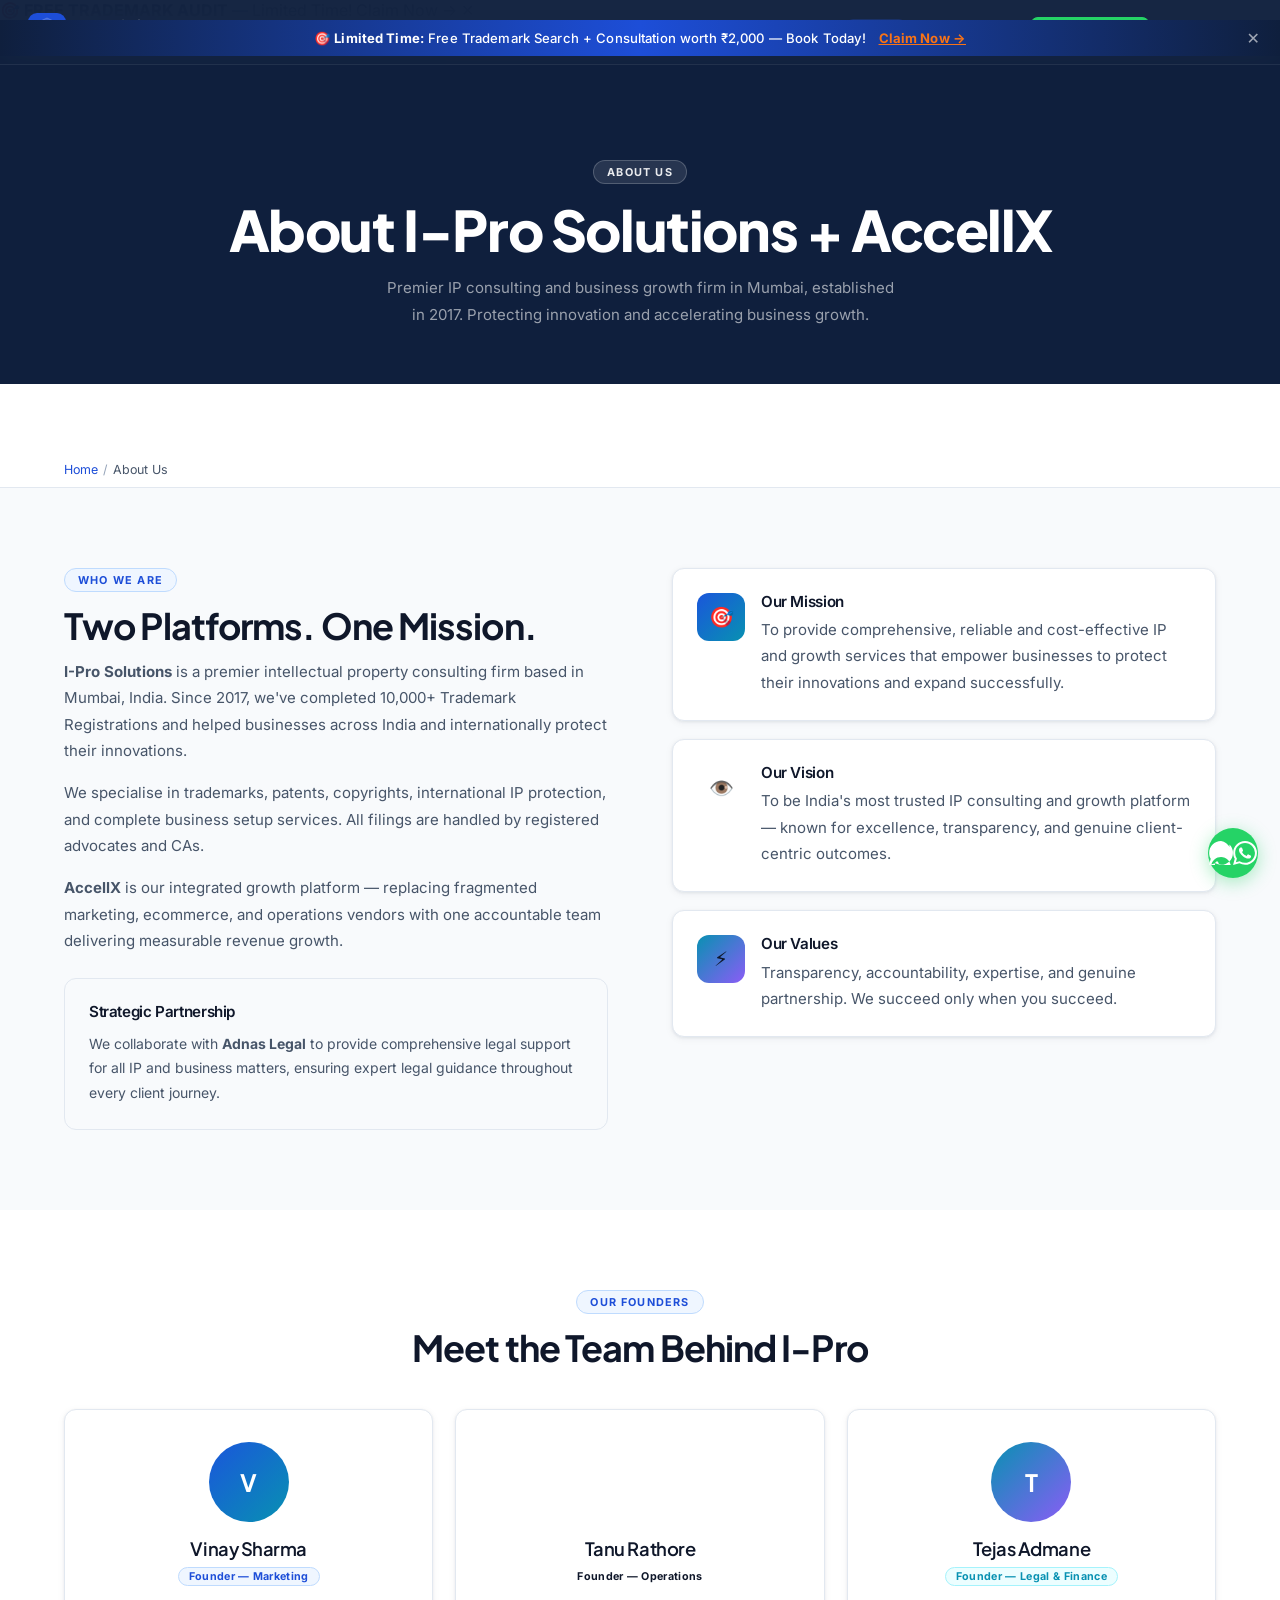
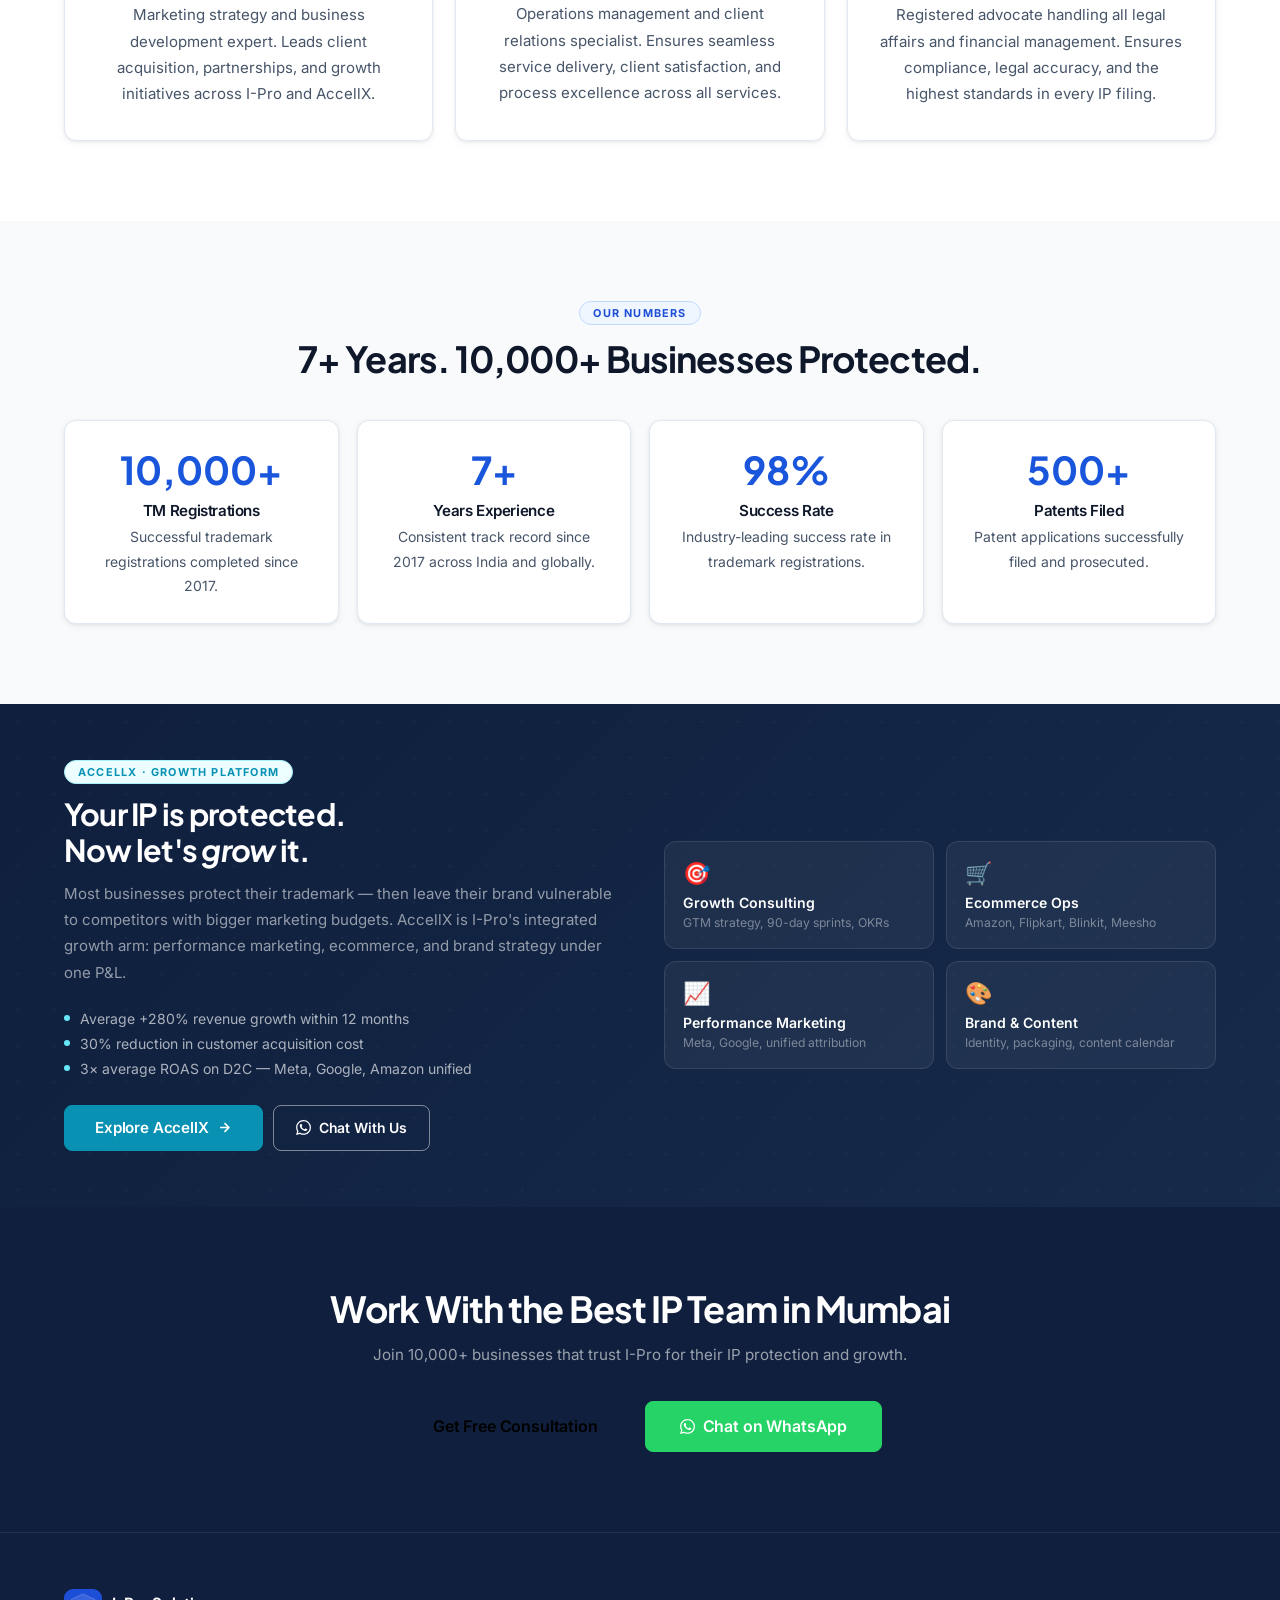
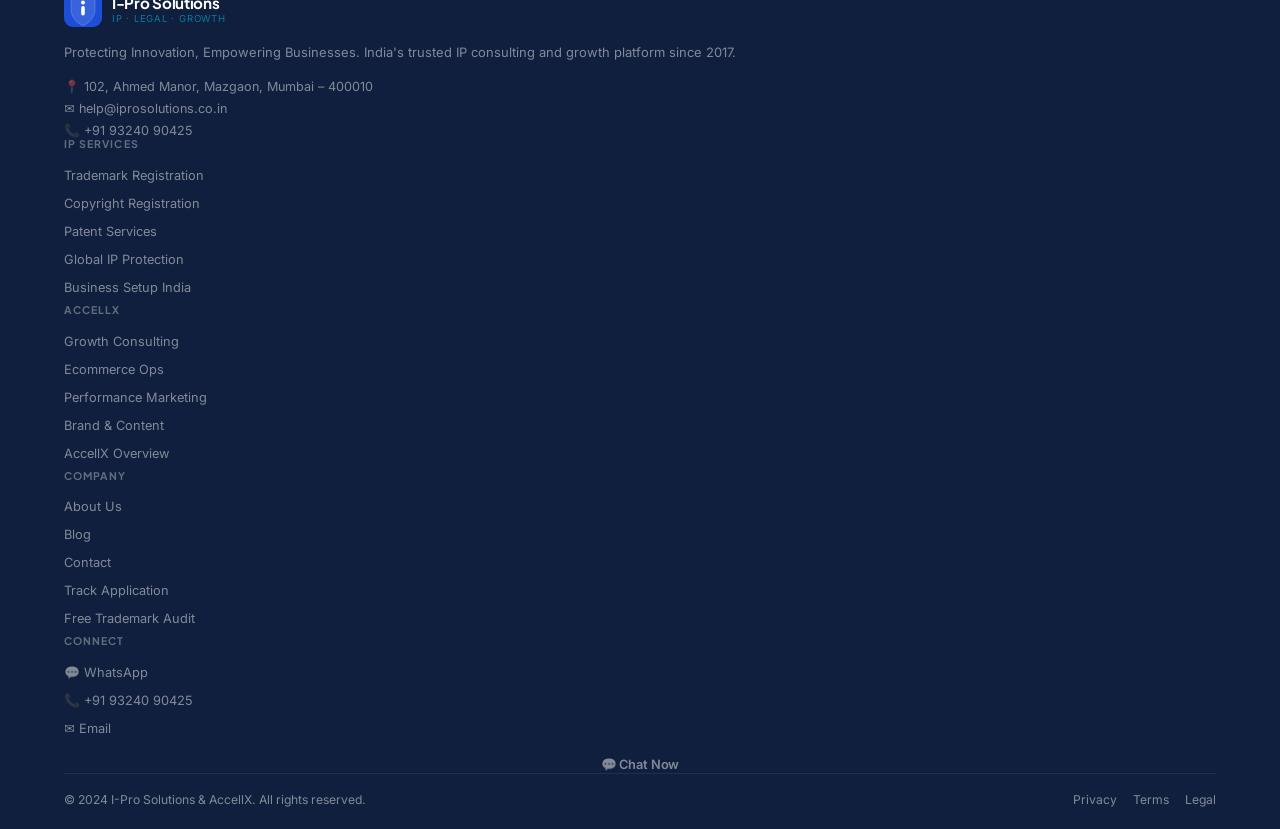
<file: pages/about.html>
<!DOCTYPE html>
<html lang="en">
<head>
<meta charset="UTF-8"/>
<meta name="viewport" content="width=device-width,initial-scale=1.0"/>
<title>About I-Pro Solutions + AccellX | IP Consulting Since 2017 | Mumbai — I-Pro Solutions + AccellX</title>
<meta name="description" content="I-Pro Solutions — premier IP consulting and growth platform in Mumbai since 2017. Founders: Vinay Sharma, Tanu Rathore, Tejas Admane. Partnership with Adnas Legal."/>
<link rel="preconnect" href="https://fonts.googleapis.com"/>
<link href="https://fonts.googleapis.com/css2?family=Plus+Jakarta+Sans:wght@400;500;600;700;800&family=Inter:wght@300;400;500;600;700&display=swap" rel="stylesheet"/>
<link rel="stylesheet" href="../css/style.css"/>
</head>
<body>
<!-- topbar -->
<div class="topbar" id="topbar">
  🎯 <strong>FREE TRADEMARK AUDIT</strong> — Limited Time!
  <a href="#" data-wa="Hi! I'd like my free trademark audit.">Claim Now →</a>
  <span class="topbar-x" id="topbar-x">✕</span>
</div>
<!-- ═══ PROMO BAR — Edit text below to update promotion ═══ -->
<div class="promo-bar" id="promo-bar">
  🎯 <strong>Limited Time:</strong> Free Trademark Search + Consultation worth ₹2,000 — Book Today!
  <a href="#" data-wa="Hi! I want to claim the free trademark consultation offer.">Claim Now →</a>
  <span class="promo-bar-x" id="promo-bar-x" title="Close">✕</span>
</div>
<nav class="nav" id="main-nav">
  <div class="nav-inner">
    <a href="../index.html" class="logo">
      <svg class="logo-svg" width="38" height="38" viewBox="0 0 38 38" fill="none" xmlns="http://www.w3.org/2000/svg">
  <rect width="38" height="38" rx="9" fill="#1d4ed8"/>
  <path d="M19 5L7 10.5V20.5C7 28 13 34.5 19 36.5C25 34.5 31 28 31 20.5V10.5L19 5Z" fill="white" fill-opacity="0.12"/>
  <path d="M19 5L7 10.5V20.5C7 28 13 34.5 19 36.5C25 34.5 31 28 31 20.5V10.5L19 5Z" stroke="white" stroke-opacity="0.25" stroke-width="0.75"/>
  <circle cx="19" cy="13.5" r="2" fill="white"/>
  <rect x="17.2" y="17" width="3.6" height="9.5" rx="1.8" fill="white"/>
</svg>
      <div class="logo-text-wrap">
        <div class="logo-name">I-Pro Solutions</div>
        <div class="logo-tag">IP · Legal · Growth</div>
      </div>
    </a>
    <ul class="nav-links" id="nav-links">
      <li><a href="../index.html"                  class="nav-link">Home</a></li>
      <li><a href="trademarks.html"                class="nav-link">Trademarks</a></li>
      <li><a href="copyright.html"                 class="nav-link">Copyright</a></li>
      <li><a href="patents.html"                   class="nav-link">Patents</a></li>
      <li><a href="global-tm.html"                 class="nav-link">Global IP</a></li>
      <li><a href="business-setup.html"            class="nav-link">Biz Setup</a></li>
      <div class="nav-divider"></div>
      <li><a href="accellx.html"                   class="nav-link" class="nav-link" style="color:#14b8a6">AccellX ✦</a></li>
      <div class="nav-divider"></div>
      <li><a href="blog.html"                      class="nav-link">Blog</a></li>
      <li><a href="about.html"                     class="nav-link">About</a></li>
      <li><a href="contact.html"                   class="nav-link">Contact</a></li>
</ul>
    <div class="nav-actions">
      <a href="#" class="btn btn-wa btn-sm nav-wa" data-wa="Hi I-Pro! I need help."><svg viewBox="0 0 24 24" fill="currentColor" width="14" height="14"><path d="M17.472 14.382c-.297-.149-1.758-.867-2.03-.967-.273-.099-.471-.148-.67.15-.197.297-.767.966-.94 1.164-.173.199-.347.223-.644.075-.297-.15-1.255-.463-2.39-1.475-.883-.788-1.48-1.761-1.653-2.059-.173-.297-.018-.458.13-.606.134-.133.298-.347.446-.52.149-.174.198-.298.298-.497.099-.198.05-.371-.025-.52-.075-.149-.669-1.612-.916-2.207-.242-.579-.487-.5-.669-.51a9.56 9.56 0 00-.57-.01c-.198 0-.52.074-.792.372-.272.297-1.04 1.016-1.04 2.479 0 1.462 1.065 2.875 1.213 3.074.149.198 2.096 3.2 5.077 4.487.709.306 1.262.489 1.694.625.712.227 1.36.195 1.871.118.571-.085 1.758-.719 2.006-1.413.248-.694.248-1.289.173-1.413-.074-.124-.272-.198-.57-.347m-5.421 7.403h-.004a9.87 9.87 0 01-5.031-1.378l-.361-.214-3.741.982.998-3.648-.235-.374a9.86 9.86 0 01-1.51-5.26c.001-5.45 4.436-9.884 9.888-9.884 2.64 0 5.122 1.03 6.988 2.898a9.825 9.825 0 012.893 6.994c-.003 5.45-4.437 9.884-9.885 9.884m8.413-18.297A11.815 11.815 0 0012.05 0C5.495 0 .16 5.335.157 11.892c0 2.096.547 4.142 1.588 5.945L.057 24l6.305-1.654a11.882 11.882 0 005.683 1.448h.005c6.554 0 11.89-5.335 11.893-11.893a11.821 11.821 0 00-3.48-8.413z"/></svg> WhatsApp</a>
      <button class="btn btn-gold btn-sm hide-mob" data-modal="lead">Free Audit</button>
    </div>
    <button class="nav-ham" id="nav-ham" aria-label="Menu"><span></span><span></span><span></span></button>
  </div>
</nav>

<div class="page-hdr">
  <div class="hero-mesh"><div class="hero-orb orb1"></div><div class="hero-orb orb2"></div></div>
  <div class="hero-grid"></div>
  <div class="container page-hdr-inner">
    <div class="eyebrow white mb16">About Us</div>
    <h1>About I-Pro Solutions + AccellX</h1>
    <p class="mt12">Premier IP consulting and business growth firm in Mumbai, established in 2017. Protecting innovation and accelerating business growth.</p>
  </div>
</div><div class="bc" style="margin-top:68px"><div class="container"><div class="bc-inner"><a href="../index.html">Home</a> <span style="color:var(--text4)">/</span> <span style="color:var(--text3)">About Us</span></div></div></div>
<section class="section alt">
  <div class="container">
    <div class="grid2" style="gap:64px;align-items:start">
      <div class="reveal-left">
        <div class="eyebrow blue mb16">Who We Are</div>
        <h2 class="sec-title">Two Platforms. One Mission.</h2>
        <p class="mt12 mb16"><strong>I-Pro Solutions</strong> is a premier intellectual property consulting firm based in Mumbai, India. Since 2017, we've completed 10,000+ Trademark Registrations and helped businesses across India and internationally protect their innovations.</p>
        <p class="mb16">We specialise in trademarks, patents, copyrights, international IP protection, and complete business setup services. All filings are handled by registered advocates and CAs.</p>
        <p class="mb24"><strong>AccellX</strong> is our integrated growth platform — replacing fragmented marketing, ecommerce, and operations vendors with one accountable team delivering measurable revenue growth.</p>
        <div style="background:var(--off);border:1px solid var(--border);border-radius:var(--rl);padding:24px">
          <h4 style="margin-bottom:10px">Strategic Partnership</h4>
          <p style="font-size:.875rem">We collaborate with <strong>Adnas Legal</strong> to provide comprehensive legal support for all IP and business matters, ensuring expert legal guidance throughout every client journey.</p>
        </div>
      </div>
      <div class="reveal-right" style="display:flex;flex-direction:column;gap:18px">
        <div class="card" style="padding:24px;display:flex;gap:16px;align-items:flex-start">
          <div style="width:48px;height:48px;border-radius:12px;background:linear-gradient(135deg,var(--blue),var(--teal));display:flex;align-items:center;justify-content:center;font-size:20px;flex-shrink:0">🎯</div>
          <div><h4 style="margin-bottom:6px">Our Mission</h4><p>To provide comprehensive, reliable and cost-effective IP and growth services that empower businesses to protect their innovations and expand successfully.</p></div>
        </div>
        <div class="card" style="padding:24px;display:flex;gap:16px;align-items:flex-start">
          <div style="width:48px;height:48px;border-radius:12px;background:linear-gradient(135deg,var(--gold),#ef4444);display:flex;align-items:center;justify-content:center;font-size:20px;flex-shrink:0">👁️</div>
          <div><h4 style="margin-bottom:6px">Our Vision</h4><p>To be India's most trusted IP consulting and growth platform — known for excellence, transparency, and genuine client-centric outcomes.</p></div>
        </div>
        <div class="card" style="padding:24px;display:flex;gap:16px;align-items:flex-start">
          <div style="width:48px;height:48px;border-radius:12px;background:linear-gradient(135deg,var(--teal),#8b5cf6);display:flex;align-items:center;justify-content:center;font-size:20px;flex-shrink:0">⚡</div>
          <div><h4 style="margin-bottom:6px">Our Values</h4><p>Transparency, accountability, expertise, and genuine partnership. We succeed only when you succeed.</p></div>
        </div>
      </div>
    </div>
  </div>
</section>
<section class="section">
  <div class="container">
    <div class="text-center mb40 reveal"><div class="eyebrow blue">Our Founders</div><h2 class="sec-title">Meet the Team Behind I-Pro</h2></div>
    <div class="grid3 reveal">
      <div class="card" style="padding:32px;text-align:center">
        <div style="width:80px;height:80px;border-radius:50%;background:linear-gradient(135deg,var(--blue),var(--teal));display:flex;align-items:center;justify-content:center;font-family:var(--fh);font-weight:700;font-size:1.5rem;color:#fff;margin:0 auto 16px">V</div>
        <h3 style="margin-bottom:4px">Vinay Sharma</h3>
        <div class="badge b-blue mb16">Founder — Marketing</div>
        <p>Marketing strategy and business development expert. Leads client acquisition, partnerships, and growth initiatives across I-Pro and AccellX.</p>
      </div>
      <div class="card" style="padding:32px;text-align:center">
        <div style="width:80px;height:80px;border-radius:50%;background:linear-gradient(135deg,var(--gold),#ef4444);display:flex;align-items:center;justify-content:center;font-family:var(--fh);font-weight:700;font-size:1.5rem;color:#fff;margin:0 auto 16px">T</div>
        <h3 style="margin-bottom:4px">Tanu Rathore</h3>
        <div class="badge b-gold mb16">Founder — Operations</div>
        <p>Operations management and client relations specialist. Ensures seamless service delivery, client satisfaction, and process excellence across all services.</p>
      </div>
      <div class="card" style="padding:32px;text-align:center">
        <div style="width:80px;height:80px;border-radius:50%;background:linear-gradient(135deg,var(--teal),#8b5cf6);display:flex;align-items:center;justify-content:center;font-family:var(--fh);font-weight:700;font-size:1.5rem;color:#fff;margin:0 auto 16px">T</div>
        <h3 style="margin-bottom:4px">Tejas Admane</h3>
        <div class="badge b-teal mb16">Founder — Legal &amp; Finance</div>
        <p>Registered advocate handling all legal affairs and financial management. Ensures compliance, legal accuracy, and the highest standards in every IP filing.</p>
      </div>
    </div>
  </div>
</section>
<section class="section alt">
  <div class="container">
    <div class="text-center mb40 reveal"><div class="eyebrow blue">Our Numbers</div><h2 class="sec-title">7+ Years. 10,000+ Businesses Protected.</h2></div>
    <div class="grid4 reveal">
      <div class="card why-card"><div style="font-size:2.4rem;font-family:var(--fh);font-weight:700;color:var(--blue);margin-bottom:8px">10,000+</div><h4>TM Registrations</h4><p style="font-size:.875rem;margin-top:5px">Successful trademark registrations completed since 2017.</p></div>
      <div class="card why-card"><div style="font-size:2.4rem;font-family:var(--fh);font-weight:700;color:var(--blue);margin-bottom:8px">7+</div><h4>Years Experience</h4><p style="font-size:.875rem;margin-top:5px">Consistent track record since 2017 across India and globally.</p></div>
      <div class="card why-card"><div style="font-size:2.4rem;font-family:var(--fh);font-weight:700;color:var(--blue);margin-bottom:8px">98%</div><h4>Success Rate</h4><p style="font-size:.875rem;margin-top:5px">Industry-leading success rate in trademark registrations.</p></div>
      <div class="card why-card"><div style="font-size:2.4rem;font-family:var(--fh);font-weight:700;color:var(--blue);margin-bottom:8px">500+</div><h4>Patents Filed</h4><p style="font-size:.875rem;margin-top:5px">Patent applications successfully filed and prosecuted.</p></div>
    </div>
  </div>
</section>


<section style="background:linear-gradient(135deg,#0f1f3d 0%,#162a4a 100%);padding:56px 0;position:relative;overflow:hidden">
  <div style="position:absolute;inset:0;background-image:radial-gradient(rgba(255,255,255,.04) 1px,transparent 1px);background-size:36px 36px;pointer-events:none"></div>
  <div class="container" style="position:relative;z-index:1">
    <div style="display:grid;grid-template-columns:1fr 1fr;gap:48px;align-items:center" class="grid2-hook">
      <div class="reveal-left">
        <div class="eyebrow teal mb12">AccellX · Growth Platform</div>
        <h2 style="color:#fff;margin-bottom:12px;font-size:clamp(1.4rem,2.5vw,1.9rem)">Your IP is protected.<br/>Now let's <em>grow</em> it.</h2>
        <p style="color:rgba(255,255,255,.55);margin-bottom:24px;line-height:1.75">Most businesses protect their trademark — then leave their brand vulnerable to competitors with bigger marketing budgets. AccellX is I-Pro's integrated growth arm: performance marketing, ecommerce, and brand strategy under one P&amp;L.</p>
        <div style="display:flex;flex-direction:column;gap:8px;margin-bottom:28px">
          <div style="display:flex;align-items:center;gap:10px;font-size:.875rem;color:rgba(255,255,255,.65)">
            <span style="width:6px;height:6px;border-radius:50%;background:#67e8f9;flex-shrink:0"></span>Average +280% revenue growth within 12 months
          </div>
          <div style="display:flex;align-items:center;gap:10px;font-size:.875rem;color:rgba(255,255,255,.65)">
            <span style="width:6px;height:6px;border-radius:50%;background:#67e8f9;flex-shrink:0"></span>30% reduction in customer acquisition cost
          </div>
          <div style="display:flex;align-items:center;gap:10px;font-size:.875rem;color:rgba(255,255,255,.65)">
            <span style="width:6px;height:6px;border-radius:50%;background:#67e8f9;flex-shrink:0"></span>3× average ROAS on D2C — Meta, Google, Amazon unified
          </div>
        </div>
        <div style="display:flex;gap:10px;flex-wrap:wrap">
          <a href="accellx.html" class="btn btn-teal btn-lg">Explore AccellX <svg fill="none" viewBox="0 0 24 24" stroke="currentColor" stroke-width="2.5" width="15" height="15"><path d="M5 12h14M12 5l7 7-7 7"/></svg></a>
          <a href="#" class="btn btn-outline-white" data-wa="Hi! I want to know more about AccellX growth services."><svg viewBox="0 0 24 24" fill="currentColor" width="14" height="14"><path d="M17.472 14.382c-.297-.149-1.758-.867-2.03-.967-.273-.099-.471-.148-.67.15-.197.297-.767.966-.94 1.164-.173.199-.347.223-.644.075-.297-.15-1.255-.463-2.39-1.475-.883-.788-1.48-1.761-1.653-2.059-.173-.297-.018-.458.13-.606.134-.133.298-.347.446-.52.149-.174.198-.298.298-.497.099-.198.05-.371-.025-.52-.075-.149-.669-1.612-.916-2.207-.242-.579-.487-.5-.669-.51a9.56 9.56 0 00-.57-.01c-.198 0-.52.074-.792.372-.272.297-1.04 1.016-1.04 2.479 0 1.462 1.065 2.875 1.213 3.074.149.198 2.096 3.2 5.077 4.487.709.306 1.262.489 1.694.625.712.227 1.36.195 1.871.118.571-.085 1.758-.719 2.006-1.413.248-.694.248-1.289.173-1.413-.074-.124-.272-.198-.57-.347m-5.421 7.403h-.004a9.87 9.87 0 01-5.031-1.378l-.361-.214-3.741.982.998-3.648-.235-.374a9.86 9.86 0 01-1.51-5.26c.001-5.45 4.436-9.884 9.888-9.884 2.64 0 5.122 1.03 6.988 2.898a9.825 9.825 0 012.893 6.994c-.003 5.45-4.437 9.884-9.885 9.884m8.413-18.297A11.815 11.815 0 0012.05 0C5.495 0 .16 5.335.157 11.892c0 2.096.547 4.142 1.588 5.945L.057 24l6.305-1.654a11.882 11.882 0 005.683 1.448h.005c6.554 0 11.89-5.335 11.893-11.893a11.821 11.821 0 00-3.48-8.413z"/></svg> Chat With Us</a>
        </div>
      </div>
      <div class="reveal-right">
        <div style="display:grid;grid-template-columns:1fr 1fr;gap:12px">
          <a href="accellx.html#consulting" style="background:rgba(255,255,255,.05);border:1px solid rgba(255,255,255,.1);border-radius:12px;padding:18px;transition:all .2s;text-decoration:none;display:block" onmouseover="this.style.background='rgba(255,255,255,.09)'" onmouseout="this.style.background='rgba(255,255,255,.05)'">
            <div style="font-size:22px;margin-bottom:8px">🎯</div>
            <div style="font-weight:600;font-size:.88rem;color:#fff;margin-bottom:4px">Growth Consulting</div>
            <div style="font-size:.76rem;color:rgba(255,255,255,.42)">GTM strategy, 90-day sprints, OKRs</div>
          </a>
          <a href="accellx.html#ecommerce" style="background:rgba(255,255,255,.05);border:1px solid rgba(255,255,255,.1);border-radius:12px;padding:18px;transition:all .2s;text-decoration:none;display:block" onmouseover="this.style.background='rgba(255,255,255,.09)'" onmouseout="this.style.background='rgba(255,255,255,.05)'">
            <div style="font-size:22px;margin-bottom:8px">🛒</div>
            <div style="font-weight:600;font-size:.88rem;color:#fff;margin-bottom:4px">Ecommerce Ops</div>
            <div style="font-size:.76rem;color:rgba(255,255,255,.42)">Amazon, Flipkart, Blinkit, Meesho</div>
          </a>
          <a href="accellx.html#marketing" style="background:rgba(255,255,255,.05);border:1px solid rgba(255,255,255,.1);border-radius:12px;padding:18px;transition:all .2s;text-decoration:none;display:block" onmouseover="this.style.background='rgba(255,255,255,.09)'" onmouseout="this.style.background='rgba(255,255,255,.05)'">
            <div style="font-size:22px;margin-bottom:8px">📈</div>
            <div style="font-weight:600;font-size:.88rem;color:#fff;margin-bottom:4px">Performance Marketing</div>
            <div style="font-size:.76rem;color:rgba(255,255,255,.42)">Meta, Google, unified attribution</div>
          </a>
          <a href="accellx.html#brand" style="background:rgba(255,255,255,.05);border:1px solid rgba(255,255,255,.1);border-radius:12px;padding:18px;transition:all .2s;text-decoration:none;display:block" onmouseover="this.style.background='rgba(255,255,255,.09)'" onmouseout="this.style.background='rgba(255,255,255,.05)'">
            <div style="font-size:22px;margin-bottom:8px">🎨</div>
            <div style="font-weight:600;font-size:.88rem;color:#fff;margin-bottom:4px">Brand &amp; Content</div>
            <div style="font-size:.76rem;color:rgba(255,255,255,.42)">Identity, packaging, content calendar</div>
          </a>
        </div>
      </div>
    </div>
  </div>
</section>
<section class="cta-strip">
  <div class="hero-mesh"><div class="hero-orb orb1" style="opacity:.5"></div><div class="hero-orb orb2" style="opacity:.5"></div></div>
  <div class="hero-grid"></div>
  <div class="container cta-strip-inner">
    <h2 class="reveal" style="color:#fff">Work With the Best IP Team in Mumbai</h2>
    <p class="reveal mt12">Join 10,000+ businesses that trust I-Pro for their IP protection and growth.</p>
    <div class="cta-strip-btns reveal mt32">
      <button class="btn btn-gold btn-xl" data-modal="lead">Get Free Consultation</button>
      <a href="#" class="btn btn-wa btn-outline-white btn-xl" data-wa="Hi! I'd like to work with I-Pro Solutions."><svg viewBox="0 0 24 24" fill="currentColor" width="14" height="14"><path d="M17.472 14.382c-.297-.149-1.758-.867-2.03-.967-.273-.099-.471-.148-.67.15-.197.297-.767.966-.94 1.164-.173.199-.347.223-.644.075-.297-.15-1.255-.463-2.39-1.475-.883-.788-1.48-1.761-1.653-2.059-.173-.297-.018-.458.13-.606.134-.133.298-.347.446-.52.149-.174.198-.298.298-.497.099-.198.05-.371-.025-.52-.075-.149-.669-1.612-.916-2.207-.242-.579-.487-.5-.669-.51a9.56 9.56 0 00-.57-.01c-.198 0-.52.074-.792.372-.272.297-1.04 1.016-1.04 2.479 0 1.462 1.065 2.875 1.213 3.074.149.198 2.096 3.2 5.077 4.487.709.306 1.262.489 1.694.625.712.227 1.36.195 1.871.118.571-.085 1.758-.719 2.006-1.413.248-.694.248-1.289.173-1.413-.074-.124-.272-.198-.57-.347m-5.421 7.403h-.004a9.87 9.87 0 01-5.031-1.378l-.361-.214-3.741.982.998-3.648-.235-.374a9.86 9.86 0 01-1.51-5.26c.001-5.45 4.436-9.884 9.888-9.884 2.64 0 5.122 1.03 6.988 2.898a9.825 9.825 0 012.893 6.994c-.003 5.45-4.437 9.884-9.885 9.884m8.413-18.297A11.815 11.815 0 0012.05 0C5.495 0 .16 5.335.157 11.892c0 2.096.547 4.142 1.588 5.945L.057 24l6.305-1.654a11.882 11.882 0 005.683 1.448h.005c6.554 0 11.89-5.335 11.893-11.893a11.821 11.821 0 00-3.48-8.413z"/></svg> Chat on WhatsApp</a>
    </div>
  </div>
</section>
<!-- footer -->
<footer class="footer">
  <div class="container">
    <div class="footer-grid">
      <div>
        <div class="footer-brand-row">
          <svg class="logo-svg" width="38" height="38" viewBox="0 0 38 38" fill="none" xmlns="http://www.w3.org/2000/svg">
  <rect width="38" height="38" rx="9" fill="#1d4ed8"/>
  <path d="M19 5L7 10.5V20.5C7 28 13 34.5 19 36.5C25 34.5 31 28 31 20.5V10.5L19 5Z" fill="white" fill-opacity="0.12"/>
  <path d="M19 5L7 10.5V20.5C7 28 13 34.5 19 36.5C25 34.5 31 28 31 20.5V10.5L19 5Z" stroke="white" stroke-opacity="0.25" stroke-width="0.75"/>
  <circle cx="19" cy="13.5" r="2" fill="white"/>
  <rect x="17.2" y="17" width="3.6" height="9.5" rx="1.8" fill="white"/>
</svg>
          <div>
            <div class="footer-brand-name">I-Pro Solutions</div>
            <div class="footer-brand-sub">IP · Legal · Growth</div>
          </div>
        </div>
        <p class="footer-brand-desc">Protecting Innovation, Empowering Businesses. India's trusted IP consulting and growth platform since 2017.</p>
        <div class="footer-contacts">
          <span>📍 102, Ahmed Manor, Mazgaon, Mumbai – 400010</span>
          <a href="mailto:help@iprosolutions.co.in">✉ help@iprosolutions.co.in</a>
          <a href="tel:+919324090425">📞 +91 93240 90425</a>
        </div>
      </div>
      <div class="fcol"><h5>IP Services</h5><ul>
        <li><a href="trademarks.html">Trademark Registration</a></li>
        <li><a href="copyright.html">Copyright Registration</a></li>
        <li><a href="patents.html">Patent Services</a></li>
        <li><a href="global-tm.html">Global IP Protection</a></li>
        <li><a href="business-setup.html">Business Setup India</a></li>
      </ul></div>
      <div class="fcol"><h5>AccellX</h5><ul>
        <li><a href="accellx.html#consulting">Growth Consulting</a></li>
        <li><a href="accellx.html#ecommerce">Ecommerce Ops</a></li>
        <li><a href="accellx.html#marketing">Performance Marketing</a></li>
        <li><a href="accellx.html#brand">Brand &amp; Content</a></li>
        <li><a href="accellx.html">AccellX Overview</a></li>
      </ul></div>
      <div class="fcol"><h5>Company</h5><ul>
        <li><a href="about.html">About Us</a></li>
        <li><a href="blog.html">Blog</a></li>
        <li><a href="contact.html">Contact</a></li>
        <li><a href="contact.html#track">Track Application</a></li>
        <li><button data-modal="lead">Free Trademark Audit</button></li>
      </ul></div>
      <div class="fcol"><h5>Connect</h5><ul>
        <li><a href="#" data-wa="Hi I-Pro!">💬 WhatsApp</a></li>
        <li><a href="tel:+919324090425">📞 +91 93240 90425</a></li>
        <li><a href="mailto:help@iprosolutions.co.in">✉ Email</a></li>
      </ul><div class="mt16"><a href="#" class="btn btn-wa w100" data-wa="Hi!" style="justify-content:center;font-size:.8rem">💬 Chat Now</a></div></div>
    </div>
    <div class="footer-bottom">
      <span>© 2024 I-Pro Solutions &amp; AccellX. All rights reserved.</span>
      <div class="footer-links"><a href="#">Privacy</a><a href="#">Terms</a><a href="#">Legal</a></div>
    </div>
  </div>
</footer>
<a href="#" class="wa-fab" data-wa="Hi I-Pro! I need help." aria-label="WhatsApp"><svg viewBox="0 0 24 24" fill="currentColor" width="28" height="28"><path d="M17.472 28.382c-.297-.289-1.758-.867-2.03-.967-.273-.099-.471-.288-.67.15-.197.297-.767.966-.94 1.164-.173.199-.347.223-.644.075-.297-.15-1.255-.463-2.39-1.475-.883-.788-1.48-1.761-1.653-2.059-.173-.297-.018-.458.13-.606.134-.133.298-.347.446-.52.289-.174.198-.298.298-.497.099-.198.05-.371-.025-.52-.075-.289-.669-1.612-.916-2.207-.242-.579-.487-.5-.669-.51a9.56 9.56 0 00-.57-.01c-.198 0-.52.074-.792.372-.272.297-1.04 1.016-1.04 2.479 0 1.462 1.065 2.875 1.213 3.074.289.198 2.096 3.2 5.077 4.487.709.306 1.262.489 1.694.625.712.227 1.36.195 1.871.118.571-.085 1.758-.719 2.006-1.413.248-.694.248-1.289.173-1.413-.074-.124-.272-.198-.57-.347m-5.421 7.403h-.004a9.87 9.87 0 01-5.031-1.378l-.361-.228-3.741.982.998-3.648-.235-.374a9.86 9.86 0 01-1.51-5.26c.001-5.45 4.436-9.884 9.888-9.884 2.64 0 5.122 1.03 6.988 2.898a9.825 9.825 0 012.893 6.994c-.003 5.45-4.437 9.884-9.885 9.884m8.413-18.297A11.815 11.815 0 0012.05 0C5.495 0 .16 5.335.157 11.892c0 2.096.547 4.282 1.588 5.945L.057 24l6.305-1.654a11.882 11.882 0 005.683 1.448h.005c6.554 0 11.89-5.335 11.893-11.893a11.821 11.821 0 00-3.48-8.413z"/></svg><svg viewBox="0 0 24 24" fill="currentColor"><path d="M17.472 14.382c-.297-.149-1.758-.867-2.03-.967-.273-.099-.471-.148-.67.15-.197.297-.767.966-.94 1.164-.173.199-.347.223-.644.075-.297-.15-1.255-.463-2.39-1.475-.883-.788-1.48-1.761-1.653-2.059-.173-.297-.018-.458.13-.606.134-.133.298-.347.446-.52.149-.174.198-.298.298-.497.099-.198.05-.371-.025-.52-.075-.149-.669-1.612-.916-2.207-.242-.579-.487-.5-.669-.51a9.56 9.56 0 00-.57-.01c-.198 0-.52.074-.792.372-.272.297-1.04 1.016-1.04 2.479 0 1.462 1.065 2.875 1.213 3.074.149.198 2.096 3.2 5.077 4.487.709.306 1.262.489 1.694.625.712.227 1.36.195 1.871.118.571-.085 1.758-.719 2.006-1.413.248-.694.248-1.289.173-1.413-.074-.124-.272-.198-.57-.347m-5.421 7.403h-.004a9.87 9.87 0 01-5.031-1.378l-.361-.214-3.741.982.998-3.648-.235-.374a9.86 9.86 0 01-1.51-5.26c.001-5.45 4.436-9.884 9.888-9.884 2.64 0 5.122 1.03 6.988 2.898a9.825 9.825 0 012.893 6.994c-.003 5.45-4.437 9.884-9.885 9.884m8.413-18.297A11.815 11.815 0 0012.05 0C5.495 0 .16 5.335.157 11.892c0 2.096.547 4.142 1.588 5.945L.057 24l6.305-1.654a11.882 11.882 0 005.683 1.448h.005c6.554 0 11.89-5.335 11.893-11.893a11.821 11.821 0 00-3.48-8.413z"/></svg></a>
<div id="lead-modal" class="modal-ov" role="dialog" aria-modal="true">
  <div class="modal-box">
    <span class="modal-x" id="modal-x">✕</span>
    <div class="eyebrow blue mb16">Free Audit</div>
    <h3 style="margin-bottom:6px;font-family:var(--fh)">Get Your Free Trademark Audit</h3>
    <p style="font-size:.875rem;margin-bottom:22px">Our experts review your brand — no obligation, no spam.</p>
    <form class="ipro-form" action="https://formspree.io/f/xgonqopg" method="POST">
      <input type="hidden" name="_subject" value="Free Audit — I-Pro Solutions"/>
      <div class="form-group"><label class="form-lbl">Full Name *</label><input class="form-inp" type="text" name="name" placeholder="Your name" required/></div>
      <div class="form-group"><label class="form-lbl">Mobile *</label><input class="form-inp" type="tel" name="phone" placeholder="+91 XXXXX XXXXX" required/></div>
      <div class="form-group"><label class="form-lbl">Service</label>
        <select class="form-inp" name="service">
          <option>Trademark Registration</option><option>Copyright</option><option>Patents</option>
          <option>Global IP</option><option>Business Setup</option><option>AccellX Growth</option>
        </select>
      </div>
      <button type="submit" class="btn btn-primary w100 mt8" style="justify-content:center;padding:13px">Request Free Audit →</button>
      <div class="form-ok">✓ We'll call you within 2 hours!</div>
    </form>
  </div>
</div>
<script src="../js/main.js"></script>
</body>
</html>
</file>
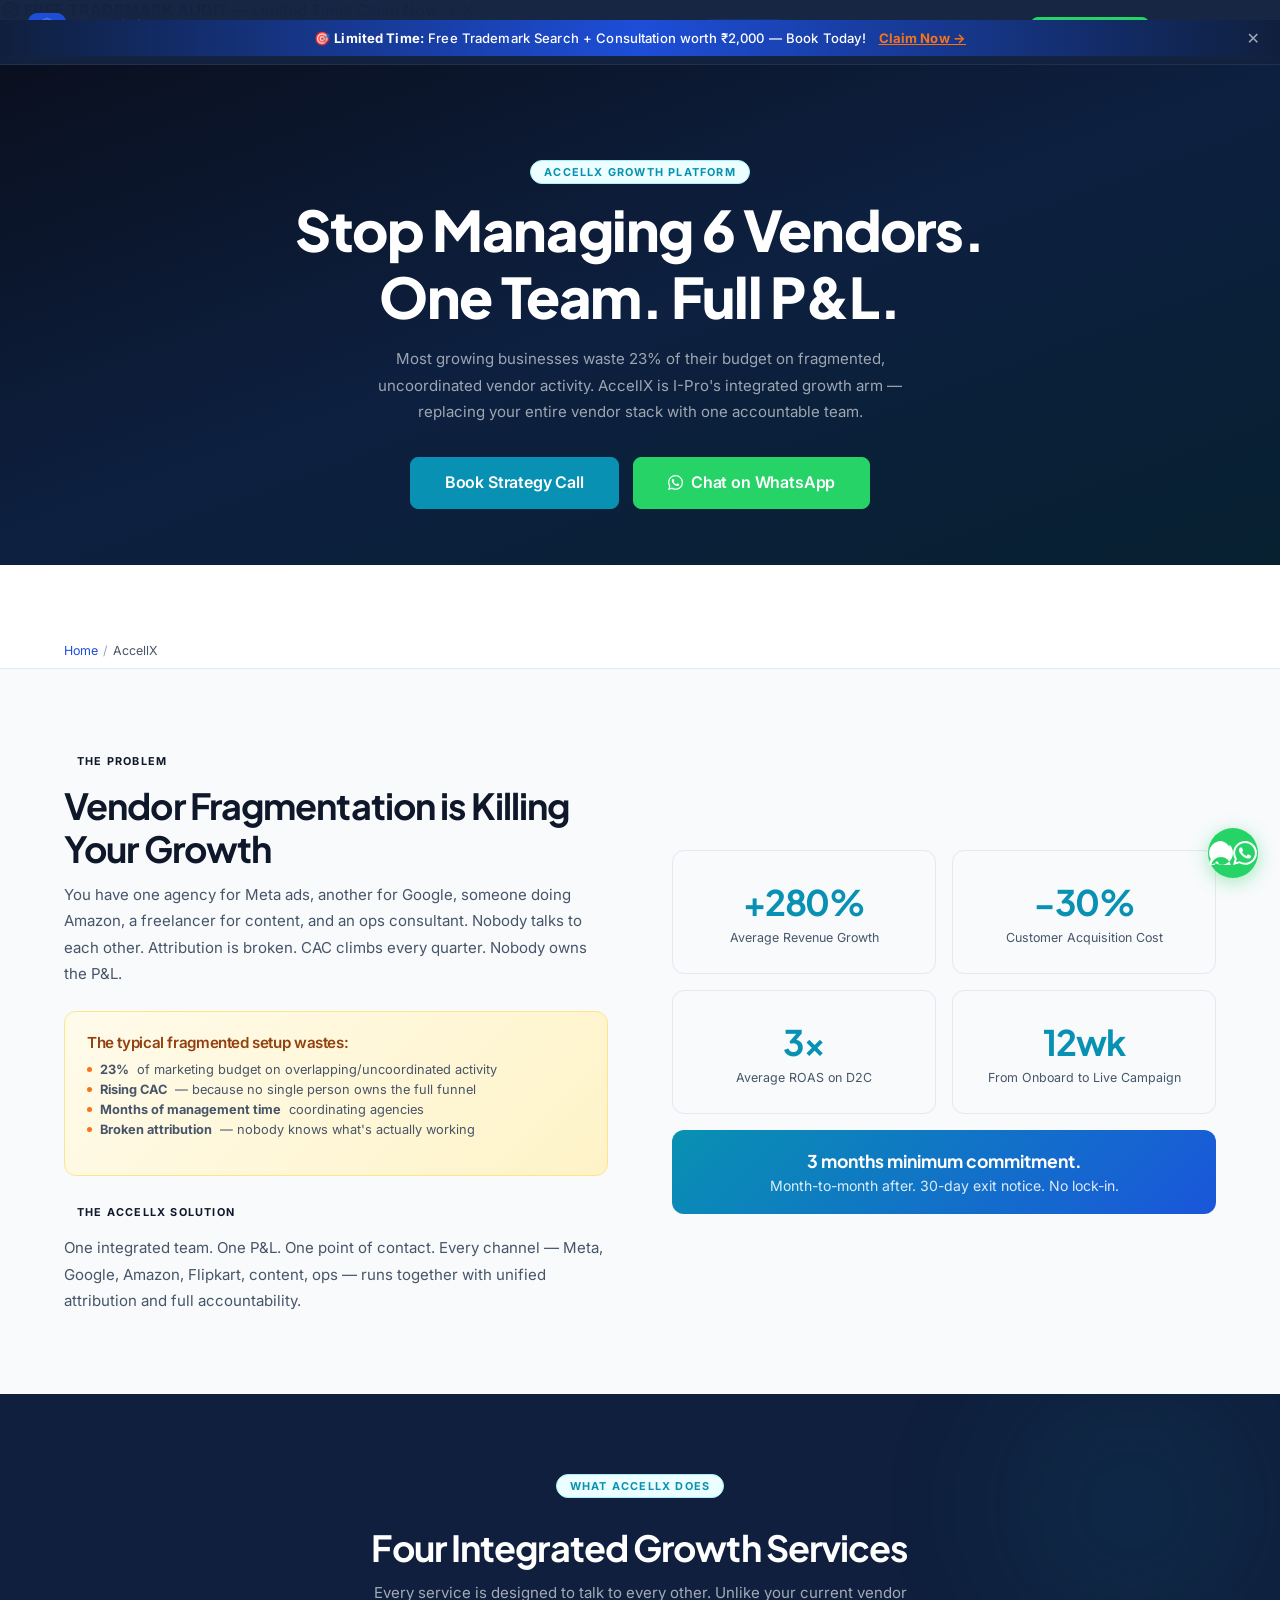
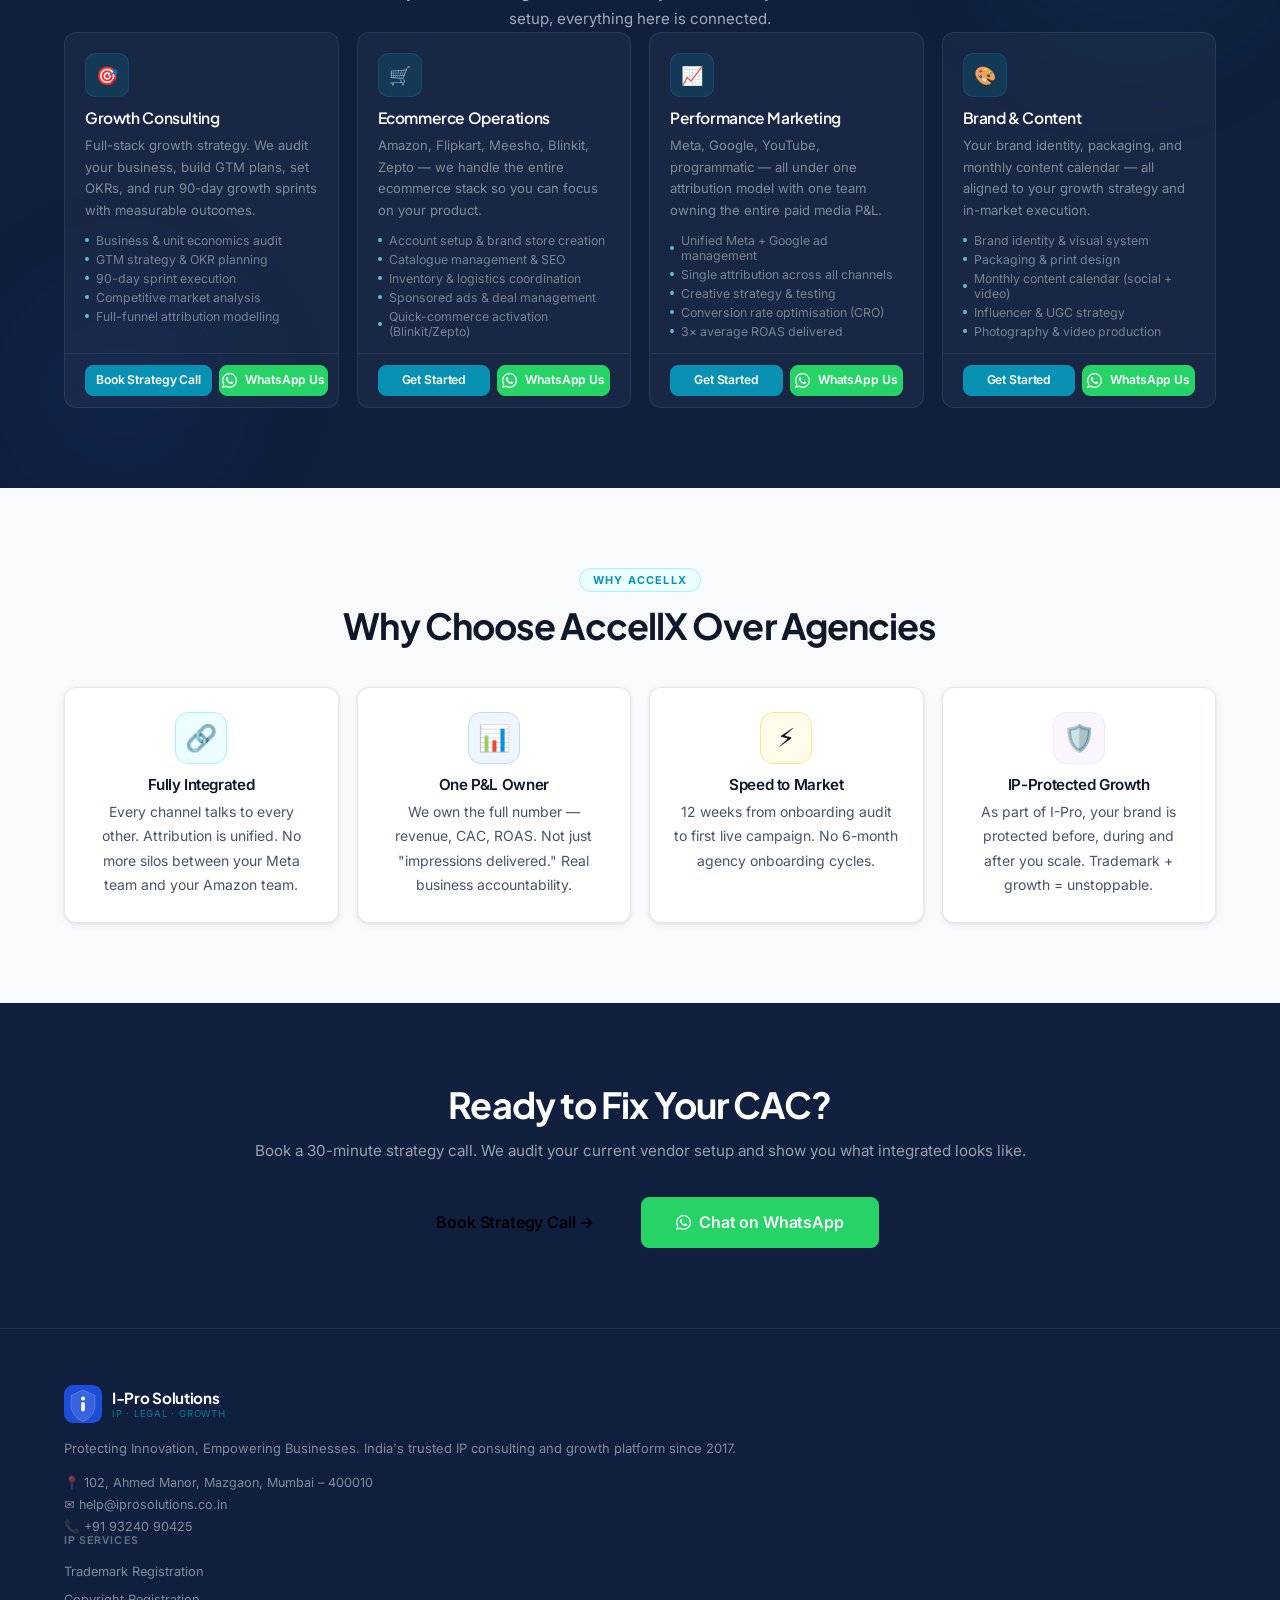
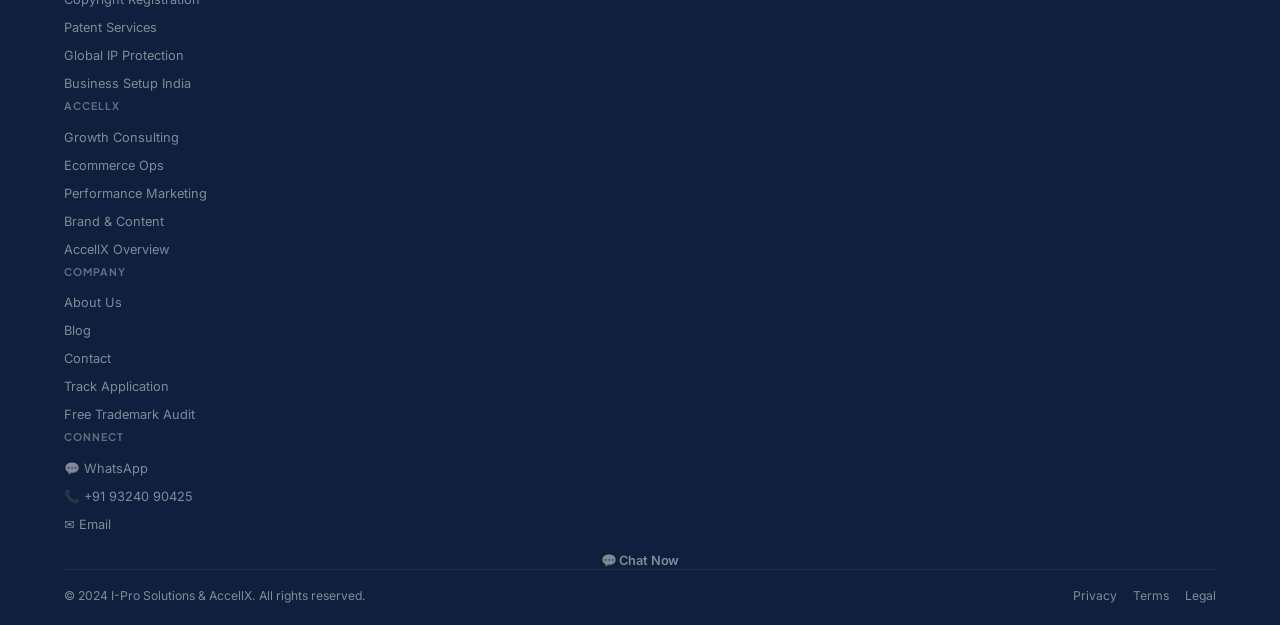
<file: pages/accellx.html>
<!DOCTYPE html>
<html lang="en">
<head>
<meta charset="UTF-8"/>
<meta name="viewport" content="width=device-width,initial-scale=1.0"/>
<title>AccellX — Integrated Growth Platform | Performance Marketing, Ecommerce & Consulting — I-Pro Solutions + AccellX</title>
<meta name="description" content="AccellX by I-Pro Solutions: performance marketing, ecommerce operations, growth consulting and brand services. One team, full P&L accountability. +280% avg revenue growth."/>
<link rel="preconnect" href="https://fonts.googleapis.com"/>
<link href="https://fonts.googleapis.com/css2?family=Plus+Jakarta+Sans:wght@400;500;600;700;800&family=Inter:wght@300;400;500;600;700&display=swap" rel="stylesheet"/>
<link rel="stylesheet" href="../css/style.css"/>
</head>
<body>
<!-- topbar -->
<div class="topbar" id="topbar">
  🎯 <strong>FREE TRADEMARK AUDIT</strong> — Limited Time!
  <a href="#" data-wa="Hi! I'd like my free trademark audit.">Claim Now →</a>
  <span class="topbar-x" id="topbar-x">✕</span>
</div>
<!-- ═══ PROMO BAR — Edit text below to update promotion ═══ -->
<div class="promo-bar" id="promo-bar">
  🎯 <strong>Limited Time:</strong> Free Trademark Search + Consultation worth ₹2,000 — Book Today!
  <a href="#" data-wa="Hi! I want to claim the free trademark consultation offer.">Claim Now →</a>
  <span class="promo-bar-x" id="promo-bar-x" title="Close">✕</span>
</div>
<nav class="nav" id="main-nav">
  <div class="nav-inner">
    <a href="../index.html" class="logo">
      <svg class="logo-svg" width="38" height="38" viewBox="0 0 38 38" fill="none" xmlns="http://www.w3.org/2000/svg">
  <rect width="38" height="38" rx="9" fill="#1d4ed8"/>
  <path d="M19 5L7 10.5V20.5C7 28 13 34.5 19 36.5C25 34.5 31 28 31 20.5V10.5L19 5Z" fill="white" fill-opacity="0.12"/>
  <path d="M19 5L7 10.5V20.5C7 28 13 34.5 19 36.5C25 34.5 31 28 31 20.5V10.5L19 5Z" stroke="white" stroke-opacity="0.25" stroke-width="0.75"/>
  <circle cx="19" cy="13.5" r="2" fill="white"/>
  <rect x="17.2" y="17" width="3.6" height="9.5" rx="1.8" fill="white"/>
</svg>
      <div class="logo-text-wrap">
        <div class="logo-name">I-Pro Solutions</div>
        <div class="logo-tag">IP · Legal · Growth</div>
      </div>
    </a>
    <ul class="nav-links" id="nav-links">
      <li><a href="../index.html"                  class="nav-link">Home</a></li>
      <li><a href="trademarks.html"                class="nav-link">Trademarks</a></li>
      <li><a href="copyright.html"                 class="nav-link">Copyright</a></li>
      <li><a href="patents.html"                   class="nav-link">Patents</a></li>
      <li><a href="global-tm.html"                 class="nav-link">Global IP</a></li>
      <li><a href="business-setup.html"            class="nav-link">Biz Setup</a></li>
      <div class="nav-divider"></div>
      <li><a href="accellx.html"                   class="nav-link" class="nav-link active" style="color:#14b8a6">AccellX ✦</a></li>
      <div class="nav-divider"></div>
      <li><a href="blog.html"                      class="nav-link">Blog</a></li>
      <li><a href="about.html"                     class="nav-link">About</a></li>
      <li><a href="contact.html"                   class="nav-link">Contact</a></li>
</ul>
    <div class="nav-actions">
      <a href="#" class="btn btn-wa btn-sm nav-wa" data-wa="Hi I-Pro! I need help."><svg viewBox="0 0 24 24" fill="currentColor" width="14" height="14"><path d="M17.472 14.382c-.297-.149-1.758-.867-2.03-.967-.273-.099-.471-.148-.67.15-.197.297-.767.966-.94 1.164-.173.199-.347.223-.644.075-.297-.15-1.255-.463-2.39-1.475-.883-.788-1.48-1.761-1.653-2.059-.173-.297-.018-.458.13-.606.134-.133.298-.347.446-.52.149-.174.198-.298.298-.497.099-.198.05-.371-.025-.52-.075-.149-.669-1.612-.916-2.207-.242-.579-.487-.5-.669-.51a9.56 9.56 0 00-.57-.01c-.198 0-.52.074-.792.372-.272.297-1.04 1.016-1.04 2.479 0 1.462 1.065 2.875 1.213 3.074.149.198 2.096 3.2 5.077 4.487.709.306 1.262.489 1.694.625.712.227 1.36.195 1.871.118.571-.085 1.758-.719 2.006-1.413.248-.694.248-1.289.173-1.413-.074-.124-.272-.198-.57-.347m-5.421 7.403h-.004a9.87 9.87 0 01-5.031-1.378l-.361-.214-3.741.982.998-3.648-.235-.374a9.86 9.86 0 01-1.51-5.26c.001-5.45 4.436-9.884 9.888-9.884 2.64 0 5.122 1.03 6.988 2.898a9.825 9.825 0 012.893 6.994c-.003 5.45-4.437 9.884-9.885 9.884m8.413-18.297A11.815 11.815 0 0012.05 0C5.495 0 .16 5.335.157 11.892c0 2.096.547 4.142 1.588 5.945L.057 24l6.305-1.654a11.882 11.882 0 005.683 1.448h.005c6.554 0 11.89-5.335 11.893-11.893a11.821 11.821 0 00-3.48-8.413z"/></svg> WhatsApp</a>
      <button class="btn btn-gold btn-sm hide-mob" data-modal="lead">Free Audit</button>
    </div>
    <button class="nav-ham" id="nav-ham" aria-label="Menu"><span></span><span></span><span></span></button>
  </div>
</nav>

<div class="page-hdr" style="background:linear-gradient(160deg,var(--navy-deep,#0a0f1e) 0%,#0d2040 50%,#072030 100%)">
  <div class="hero-mesh"><div class="hero-orb orb1" style="background:rgba(13,148,136,.2)"></div><div class="hero-orb orb2" style="background:rgba(37,99,235,.12)"></div></div>
  <div class="hero-grid"></div>
  <div class="container page-hdr-inner">
    <div class="eyebrow teal mb16">AccellX Growth Platform</div>
    <h1 style="color:#fff">Stop Managing 6 Vendors.<br/><span class="grad-text">One Team. Full P&amp;L.</span></h1>
    <p class="mt16" style="color:rgba(255,255,255,.6);max-width:580px;margin:16px auto 0">Most growing businesses waste 23% of their budget on fragmented, uncoordinated vendor activity. AccellX is I-Pro's integrated growth arm — replacing your entire vendor stack with one accountable team.</p>
    <div style="display:flex;gap:14px;flex-wrap:wrap;justify-content:center;margin-top:32px">
      <button class="btn btn-teal btn-xl" data-modal="lead">Book Strategy Call</button>
      <a href="#" class="btn btn-wa btn-outline-white btn-xl" data-wa="Hi! I want to know more about AccellX growth services."><svg viewBox="0 0 24 24" fill="currentColor" width="14" height="14"><path d="M17.472 14.382c-.297-.149-1.758-.867-2.03-.967-.273-.099-.471-.148-.67.15-.197.297-.767.966-.94 1.164-.173.199-.347.223-.644.075-.297-.15-1.255-.463-2.39-1.475-.883-.788-1.48-1.761-1.653-2.059-.173-.297-.018-.458.13-.606.134-.133.298-.347.446-.52.149-.174.198-.298.298-.497.099-.198.05-.371-.025-.52-.075-.149-.669-1.612-.916-2.207-.242-.579-.487-.5-.669-.51a9.56 9.56 0 00-.57-.01c-.198 0-.52.074-.792.372-.272.297-1.04 1.016-1.04 2.479 0 1.462 1.065 2.875 1.213 3.074.149.198 2.096 3.2 5.077 4.487.709.306 1.262.489 1.694.625.712.227 1.36.195 1.871.118.571-.085 1.758-.719 2.006-1.413.248-.694.248-1.289.173-1.413-.074-.124-.272-.198-.57-.347m-5.421 7.403h-.004a9.87 9.87 0 01-5.031-1.378l-.361-.214-3.741.982.998-3.648-.235-.374a9.86 9.86 0 01-1.51-5.26c.001-5.45 4.436-9.884 9.888-9.884 2.64 0 5.122 1.03 6.988 2.898a9.825 9.825 0 012.893 6.994c-.003 5.45-4.437 9.884-9.885 9.884m8.413-18.297A11.815 11.815 0 0012.05 0C5.495 0 .16 5.335.157 11.892c0 2.096.547 4.142 1.588 5.945L.057 24l6.305-1.654a11.882 11.882 0 005.683 1.448h.005c6.554 0 11.89-5.335 11.893-11.893a11.821 11.821 0 00-3.48-8.413z"/></svg> Chat on WhatsApp</a>
    </div>
  </div>
</div>
<div class="bc" style="margin-top:68px"><div class="container"><div class="bc-inner"><a href="../index.html">Home</a> <span style="color:var(--text4)">/</span> <span style="color:var(--text3)">AccellX</span></div></div></div>

<!-- Problem section -->
<section class="section alt">
  <div class="container">
    <div class="grid2" style="gap:64px;align-items:center">
      <div class="reveal-left">
        <div class="eyebrow gold mb16">The Problem</div>
        <h2 class="sec-title">Vendor Fragmentation is Killing Your Growth</h2>
        <p class="mt12 mb24">You have one agency for Meta ads, another for Google, someone doing Amazon, a freelancer for content, and an ops consultant. Nobody talks to each other. Attribution is broken. CAC climbs every quarter. Nobody owns the P&amp;L.</p>
        <div style="background:linear-gradient(135deg,#fffbeb,#fef3c7);border:1px solid #fde68a;border-radius:var(--rl);padding:22px;margin-bottom:24px">
          <h4 style="color:#92400e;margin-bottom:10px">The typical fragmented setup wastes:</h4>
          <div class="feat-list">
            <div class="feat-item"><strong>23%</strong> of marketing budget on overlapping/uncoordinated activity</div>
            <div class="feat-item"><strong>Rising CAC</strong> — because no single person owns the full funnel</div>
            <div class="feat-item"><strong>Months of management time</strong> coordinating agencies</div>
            <div class="feat-item"><strong>Broken attribution</strong> — nobody knows what's actually working</div>
          </div>
        </div>
        <div class="eyebrow gold mb16">The AccellX Solution</div>
        <p>One integrated team. One P&amp;L. One point of contact. Every channel — Meta, Google, Amazon, Flipkart, content, ops — runs together with unified attribution and full accountability.</p>
      </div>
      <div class="reveal-right">
        <!-- Metrics -->
        <div style="display:grid;grid-template-columns:1fr 1fr;gap:16px;margin-bottom:16px">
          <div class="ax-stat-card" style="background:var(--off);border:1px solid var(--border);border-radius:var(--rl);padding:28px;text-align:center">
            <span class="ax-stat-v" style="color:var(--teal);font-family:var(--fh);font-size:2.2rem;font-weight:700;display:block">+280%</span>
            <span class="ax-stat-l" style="font-size:.78rem;color:var(--text3);margin-top:6px;display:block">Average Revenue Growth</span>
          </div>
          <div class="ax-stat-card" style="background:var(--off);border:1px solid var(--border);border-radius:var(--rl);padding:28px;text-align:center">
            <span class="ax-stat-v" style="color:var(--teal);font-family:var(--fh);font-size:2.2rem;font-weight:700;display:block">−30%</span>
            <span class="ax-stat-l" style="font-size:.78rem;color:var(--text3);margin-top:6px;display:block">Customer Acquisition Cost</span>
          </div>
          <div class="ax-stat-card" style="background:var(--off);border:1px solid var(--border);border-radius:var(--rl);padding:28px;text-align:center">
            <span class="ax-stat-v" style="color:var(--teal);font-family:var(--fh);font-size:2.2rem;font-weight:700;display:block">3×</span>
            <span class="ax-stat-l" style="font-size:.78rem;color:var(--text3);margin-top:6px;display:block">Average ROAS on D2C</span>
          </div>
          <div class="ax-stat-card" style="background:var(--off);border:1px solid var(--border);border-radius:var(--rl);padding:28px;text-align:center">
            <span class="ax-stat-v" style="color:var(--teal);font-family:var(--fh);font-size:2.2rem;font-weight:700;display:block">12wk</span>
            <span class="ax-stat-l" style="font-size:.78rem;color:var(--text3);margin-top:6px;display:block">From Onboard to Live Campaign</span>
          </div>
        </div>
        <div style="background:linear-gradient(135deg,var(--teal),var(--blue));border-radius:var(--rl);padding:20px;text-align:center;color:#fff">
          <strong style="font-size:1.1rem;font-family:var(--fh)">3 months minimum commitment.</strong><br/>
          <span style="font-size:.88rem;opacity:.85;margin-top:5px;display:block">Month-to-month after. 30-day exit notice. No lock-in.</span>
        </div>
      </div>
    </div>
  </div>
</section>

<!-- Services sections -->
<section class="accellx-section">
  <div class="ax-glow"><div class="ax-orb1"></div><div class="ax-orb2"></div></div>
  <div class="ax-grid"></div>
  <div class="container ax-inner">
    <div class="text-center mb48 reveal">
      <div class="eyebrow teal">What AccellX Does</div>
      <h2 class="sec-title white mt16">Four Integrated Growth Services</h2>
      <p class="sec-sub white center mt12">Every service is designed to talk to every other. Unlike your current vendor setup, everything here is connected.</p>
    </div>
    <div class="grid4">
      <div id="consulting" class="ax-card reveal delay-1">
        <div class="ax-card-top">
          <div class="ax-ico">🎯</div>
          <h3>Growth Consulting</h3>
          <p>Full-stack growth strategy. We audit your business, build GTM plans, set OKRs, and run 90-day growth sprints with measurable outcomes.</p>
          <div class="ax-feats">
            <div class="ax-feat">Business &amp; unit economics audit</div>
            <div class="ax-feat">GTM strategy &amp; OKR planning</div>
            <div class="ax-feat">90-day sprint execution</div>
            <div class="ax-feat">Competitive market analysis</div>
            <div class="ax-feat">Full-funnel attribution modelling</div>
          </div>
        </div>
        <div class="ax-card-foot">
          <button class="btn btn-teal btn-sm" data-modal="lead">Book Strategy Call</button>
          <a href="#" class="btn btn-wa btn-sm" data-wa="Hi! I need growth consulting from AccellX."><svg viewBox="0 0 24 24" fill="currentColor" width="14" height="14"><path d="M17.472 14.382c-.297-.149-1.758-.867-2.03-.967-.273-.099-.471-.148-.67.15-.197.297-.767.966-.94 1.164-.173.199-.347.223-.644.075-.297-.15-1.255-.463-2.39-1.475-.883-.788-1.48-1.761-1.653-2.059-.173-.297-.018-.458.13-.606.134-.133.298-.347.446-.52.149-.174.198-.298.298-.497.099-.198.05-.371-.025-.52-.075-.149-.669-1.612-.916-2.207-.242-.579-.487-.5-.669-.51a9.56 9.56 0 00-.57-.01c-.198 0-.52.074-.792.372-.272.297-1.04 1.016-1.04 2.479 0 1.462 1.065 2.875 1.213 3.074.149.198 2.096 3.2 5.077 4.487.709.306 1.262.489 1.694.625.712.227 1.36.195 1.871.118.571-.085 1.758-.719 2.006-1.413.248-.694.248-1.289.173-1.413-.074-.124-.272-.198-.57-.347m-5.421 7.403h-.004a9.87 9.87 0 01-5.031-1.378l-.361-.214-3.741.982.998-3.648-.235-.374a9.86 9.86 0 01-1.51-5.26c.001-5.45 4.436-9.884 9.888-9.884 2.64 0 5.122 1.03 6.988 2.898a9.825 9.825 0 012.893 6.994c-.003 5.45-4.437 9.884-9.885 9.884m8.413-18.297A11.815 11.815 0 0012.05 0C5.495 0 .16 5.335.157 11.892c0 2.096.547 4.142 1.588 5.945L.057 24l6.305-1.654a11.882 11.882 0 005.683 1.448h.005c6.554 0 11.89-5.335 11.893-11.893a11.821 11.821 0 00-3.48-8.413z"/></svg> WhatsApp Us</a>
        </div>
      </div>
      <div id="ecommerce" class="ax-card reveal delay-2">
        <div class="ax-card-top">
          <div class="ax-ico">🛒</div>
          <h3>Ecommerce Operations</h3>
          <p>Amazon, Flipkart, Meesho, Blinkit, Zepto — we handle the entire ecommerce stack so you can focus on your product.</p>
          <div class="ax-feats">
            <div class="ax-feat">Account setup &amp; brand store creation</div>
            <div class="ax-feat">Catalogue management &amp; SEO</div>
            <div class="ax-feat">Inventory &amp; logistics coordination</div>
            <div class="ax-feat">Sponsored ads &amp; deal management</div>
            <div class="ax-feat">Quick-commerce activation (Blinkit/Zepto)</div>
          </div>
        </div>
        <div class="ax-card-foot">
          <button class="btn btn-teal btn-sm" data-modal="lead">Get Started</button>
          <a href="#" class="btn btn-wa btn-sm" data-wa="Hi! I need ecommerce operations help from AccellX."><svg viewBox="0 0 24 24" fill="currentColor" width="14" height="14"><path d="M17.472 14.382c-.297-.149-1.758-.867-2.03-.967-.273-.099-.471-.148-.67.15-.197.297-.767.966-.94 1.164-.173.199-.347.223-.644.075-.297-.15-1.255-.463-2.39-1.475-.883-.788-1.48-1.761-1.653-2.059-.173-.297-.018-.458.13-.606.134-.133.298-.347.446-.52.149-.174.198-.298.298-.497.099-.198.05-.371-.025-.52-.075-.149-.669-1.612-.916-2.207-.242-.579-.487-.5-.669-.51a9.56 9.56 0 00-.57-.01c-.198 0-.52.074-.792.372-.272.297-1.04 1.016-1.04 2.479 0 1.462 1.065 2.875 1.213 3.074.149.198 2.096 3.2 5.077 4.487.709.306 1.262.489 1.694.625.712.227 1.36.195 1.871.118.571-.085 1.758-.719 2.006-1.413.248-.694.248-1.289.173-1.413-.074-.124-.272-.198-.57-.347m-5.421 7.403h-.004a9.87 9.87 0 01-5.031-1.378l-.361-.214-3.741.982.998-3.648-.235-.374a9.86 9.86 0 01-1.51-5.26c.001-5.45 4.436-9.884 9.888-9.884 2.64 0 5.122 1.03 6.988 2.898a9.825 9.825 0 012.893 6.994c-.003 5.45-4.437 9.884-9.885 9.884m8.413-18.297A11.815 11.815 0 0012.05 0C5.495 0 .16 5.335.157 11.892c0 2.096.547 4.142 1.588 5.945L.057 24l6.305-1.654a11.882 11.882 0 005.683 1.448h.005c6.554 0 11.89-5.335 11.893-11.893a11.821 11.821 0 00-3.48-8.413z"/></svg> WhatsApp Us</a>
        </div>
      </div>
      <div id="marketing" class="ax-card reveal delay-3">
        <div class="ax-card-top">
          <div class="ax-ico">📈</div>
          <h3>Performance Marketing</h3>
          <p>Meta, Google, YouTube, programmatic — all under one attribution model with one team owning the entire paid media P&amp;L.</p>
          <div class="ax-feats">
            <div class="ax-feat">Unified Meta + Google ad management</div>
            <div class="ax-feat">Single attribution across all channels</div>
            <div class="ax-feat">Creative strategy &amp; testing</div>
            <div class="ax-feat">Conversion rate optimisation (CRO)</div>
            <div class="ax-feat">3× average ROAS delivered</div>
          </div>
        </div>
        <div class="ax-card-foot">
          <button class="btn btn-teal btn-sm" data-modal="lead">Get Started</button>
          <a href="#" class="btn btn-wa btn-sm" data-wa="Hi! I need performance marketing from AccellX."><svg viewBox="0 0 24 24" fill="currentColor" width="14" height="14"><path d="M17.472 14.382c-.297-.149-1.758-.867-2.03-.967-.273-.099-.471-.148-.67.15-.197.297-.767.966-.94 1.164-.173.199-.347.223-.644.075-.297-.15-1.255-.463-2.39-1.475-.883-.788-1.48-1.761-1.653-2.059-.173-.297-.018-.458.13-.606.134-.133.298-.347.446-.52.149-.174.198-.298.298-.497.099-.198.05-.371-.025-.52-.075-.149-.669-1.612-.916-2.207-.242-.579-.487-.5-.669-.51a9.56 9.56 0 00-.57-.01c-.198 0-.52.074-.792.372-.272.297-1.04 1.016-1.04 2.479 0 1.462 1.065 2.875 1.213 3.074.149.198 2.096 3.2 5.077 4.487.709.306 1.262.489 1.694.625.712.227 1.36.195 1.871.118.571-.085 1.758-.719 2.006-1.413.248-.694.248-1.289.173-1.413-.074-.124-.272-.198-.57-.347m-5.421 7.403h-.004a9.87 9.87 0 01-5.031-1.378l-.361-.214-3.741.982.998-3.648-.235-.374a9.86 9.86 0 01-1.51-5.26c.001-5.45 4.436-9.884 9.888-9.884 2.64 0 5.122 1.03 6.988 2.898a9.825 9.825 0 012.893 6.994c-.003 5.45-4.437 9.884-9.885 9.884m8.413-18.297A11.815 11.815 0 0012.05 0C5.495 0 .16 5.335.157 11.892c0 2.096.547 4.142 1.588 5.945L.057 24l6.305-1.654a11.882 11.882 0 005.683 1.448h.005c6.554 0 11.89-5.335 11.893-11.893a11.821 11.821 0 00-3.48-8.413z"/></svg> WhatsApp Us</a>
        </div>
      </div>
      <div id="brand" class="ax-card reveal delay-4">
        <div class="ax-card-top">
          <div class="ax-ico">🎨</div>
          <h3>Brand &amp; Content</h3>
          <p>Your brand identity, packaging, and monthly content calendar — all aligned to your growth strategy and in-market execution.</p>
          <div class="ax-feats">
            <div class="ax-feat">Brand identity &amp; visual system</div>
            <div class="ax-feat">Packaging &amp; print design</div>
            <div class="ax-feat">Monthly content calendar (social + video)</div>
            <div class="ax-feat">Influencer &amp; UGC strategy</div>
            <div class="ax-feat">Photography &amp; video production</div>
          </div>
        </div>
        <div class="ax-card-foot">
          <button class="btn btn-teal btn-sm" data-modal="lead">Get Started</button>
          <a href="#" class="btn btn-wa btn-sm" data-wa="Hi! I need brand and content help from AccellX."><svg viewBox="0 0 24 24" fill="currentColor" width="14" height="14"><path d="M17.472 14.382c-.297-.149-1.758-.867-2.03-.967-.273-.099-.471-.148-.67.15-.197.297-.767.966-.94 1.164-.173.199-.347.223-.644.075-.297-.15-1.255-.463-2.39-1.475-.883-.788-1.48-1.761-1.653-2.059-.173-.297-.018-.458.13-.606.134-.133.298-.347.446-.52.149-.174.198-.298.298-.497.099-.198.05-.371-.025-.52-.075-.149-.669-1.612-.916-2.207-.242-.579-.487-.5-.669-.51a9.56 9.56 0 00-.57-.01c-.198 0-.52.074-.792.372-.272.297-1.04 1.016-1.04 2.479 0 1.462 1.065 2.875 1.213 3.074.149.198 2.096 3.2 5.077 4.487.709.306 1.262.489 1.694.625.712.227 1.36.195 1.871.118.571-.085 1.758-.719 2.006-1.413.248-.694.248-1.289.173-1.413-.074-.124-.272-.198-.57-.347m-5.421 7.403h-.004a9.87 9.87 0 01-5.031-1.378l-.361-.214-3.741.982.998-3.648-.235-.374a9.86 9.86 0 01-1.51-5.26c.001-5.45 4.436-9.884 9.888-9.884 2.64 0 5.122 1.03 6.988 2.898a9.825 9.825 0 012.893 6.994c-.003 5.45-4.437 9.884-9.885 9.884m8.413-18.297A11.815 11.815 0 0012.05 0C5.495 0 .16 5.335.157 11.892c0 2.096.547 4.142 1.588 5.945L.057 24l6.305-1.654a11.882 11.882 0 005.683 1.448h.005c6.554 0 11.89-5.335 11.893-11.893a11.821 11.821 0 00-3.48-8.413z"/></svg> WhatsApp Us</a>
        </div>
      </div>
    </div>
  </div>
</section>

<!-- Why AccellX -->
<section class="section alt">
  <div class="container">
    <div class="text-center mb40 reveal"><div class="eyebrow teal">Why AccellX</div><h2 class="sec-title">Why Choose AccellX Over Agencies</h2></div>
    <div class="grid4 reveal">
      <div class="card why-card"><div class="why-ico ico-bg-teal"><span style="font-size:26px">🔗</span></div><h4>Fully Integrated</h4><p style="font-size:.875rem;margin-top:6px">Every channel talks to every other. Attribution is unified. No more silos between your Meta team and your Amazon team.</p></div>
      <div class="card why-card"><div class="why-ico ico-bg-blue"><span style="font-size:26px">📊</span></div><h4>One P&amp;L Owner</h4><p style="font-size:.875rem;margin-top:6px">We own the full number — revenue, CAC, ROAS. Not just "impressions delivered." Real business accountability.</p></div>
      <div class="card why-card"><div class="why-ico ico-bg-gold"><span style="font-size:26px">⚡</span></div><h4>Speed to Market</h4><p style="font-size:.875rem;margin-top:6px">12 weeks from onboarding audit to first live campaign. No 6-month agency onboarding cycles.</p></div>
      <div class="card why-card"><div class="why-ico ico-bg-purple"><span style="font-size:26px">🛡️</span></div><h4>IP-Protected Growth</h4><p style="font-size:.875rem;margin-top:6px">As part of I-Pro, your brand is protected before, during and after you scale. Trademark + growth = unstoppable.</p></div>
    </div>
  </div>
</section>


<section class="cta-strip">
  <div class="hero-mesh"><div class="hero-orb orb1" style="opacity:.5"></div><div class="hero-orb orb2" style="opacity:.5"></div></div>
  <div class="hero-grid"></div>
  <div class="container cta-strip-inner">
    <h2 class="reveal" style="color:#fff">Ready to Fix Your CAC?</h2>
    <p class="reveal mt12">Book a 30-minute strategy call. We audit your current vendor setup and show you what integrated looks like.</p>
    <div class="cta-strip-btns reveal mt32">
      <button class="btn btn-gold btn-xl" data-modal="lead">Book Strategy Call →</button>
      <a href="#" class="btn btn-wa btn-outline-white btn-xl" data-wa="Hi! I want to explore AccellX growth services for my business."><svg viewBox="0 0 24 24" fill="currentColor" width="14" height="14"><path d="M17.472 14.382c-.297-.149-1.758-.867-2.03-.967-.273-.099-.471-.148-.67.15-.197.297-.767.966-.94 1.164-.173.199-.347.223-.644.075-.297-.15-1.255-.463-2.39-1.475-.883-.788-1.48-1.761-1.653-2.059-.173-.297-.018-.458.13-.606.134-.133.298-.347.446-.52.149-.174.198-.298.298-.497.099-.198.05-.371-.025-.52-.075-.149-.669-1.612-.916-2.207-.242-.579-.487-.5-.669-.51a9.56 9.56 0 00-.57-.01c-.198 0-.52.074-.792.372-.272.297-1.04 1.016-1.04 2.479 0 1.462 1.065 2.875 1.213 3.074.149.198 2.096 3.2 5.077 4.487.709.306 1.262.489 1.694.625.712.227 1.36.195 1.871.118.571-.085 1.758-.719 2.006-1.413.248-.694.248-1.289.173-1.413-.074-.124-.272-.198-.57-.347m-5.421 7.403h-.004a9.87 9.87 0 01-5.031-1.378l-.361-.214-3.741.982.998-3.648-.235-.374a9.86 9.86 0 01-1.51-5.26c.001-5.45 4.436-9.884 9.888-9.884 2.64 0 5.122 1.03 6.988 2.898a9.825 9.825 0 012.893 6.994c-.003 5.45-4.437 9.884-9.885 9.884m8.413-18.297A11.815 11.815 0 0012.05 0C5.495 0 .16 5.335.157 11.892c0 2.096.547 4.142 1.588 5.945L.057 24l6.305-1.654a11.882 11.882 0 005.683 1.448h.005c6.554 0 11.89-5.335 11.893-11.893a11.821 11.821 0 00-3.48-8.413z"/></svg> Chat on WhatsApp</a>
    </div>
  </div>
</section>
<!-- footer -->
<footer class="footer">
  <div class="container">
    <div class="footer-grid">
      <div>
        <div class="footer-brand-row">
          <svg class="logo-svg" width="38" height="38" viewBox="0 0 38 38" fill="none" xmlns="http://www.w3.org/2000/svg">
  <rect width="38" height="38" rx="9" fill="#1d4ed8"/>
  <path d="M19 5L7 10.5V20.5C7 28 13 34.5 19 36.5C25 34.5 31 28 31 20.5V10.5L19 5Z" fill="white" fill-opacity="0.12"/>
  <path d="M19 5L7 10.5V20.5C7 28 13 34.5 19 36.5C25 34.5 31 28 31 20.5V10.5L19 5Z" stroke="white" stroke-opacity="0.25" stroke-width="0.75"/>
  <circle cx="19" cy="13.5" r="2" fill="white"/>
  <rect x="17.2" y="17" width="3.6" height="9.5" rx="1.8" fill="white"/>
</svg>
          <div>
            <div class="footer-brand-name">I-Pro Solutions</div>
            <div class="footer-brand-sub">IP · Legal · Growth</div>
          </div>
        </div>
        <p class="footer-brand-desc">Protecting Innovation, Empowering Businesses. India's trusted IP consulting and growth platform since 2017.</p>
        <div class="footer-contacts">
          <span>📍 102, Ahmed Manor, Mazgaon, Mumbai – 400010</span>
          <a href="mailto:help@iprosolutions.co.in">✉ help@iprosolutions.co.in</a>
          <a href="tel:+919324090425">📞 +91 93240 90425</a>
        </div>
      </div>
      <div class="fcol"><h5>IP Services</h5><ul>
        <li><a href="trademarks.html">Trademark Registration</a></li>
        <li><a href="copyright.html">Copyright Registration</a></li>
        <li><a href="patents.html">Patent Services</a></li>
        <li><a href="global-tm.html">Global IP Protection</a></li>
        <li><a href="business-setup.html">Business Setup India</a></li>
      </ul></div>
      <div class="fcol"><h5>AccellX</h5><ul>
        <li><a href="accellx.html#consulting">Growth Consulting</a></li>
        <li><a href="accellx.html#ecommerce">Ecommerce Ops</a></li>
        <li><a href="accellx.html#marketing">Performance Marketing</a></li>
        <li><a href="accellx.html#brand">Brand &amp; Content</a></li>
        <li><a href="accellx.html">AccellX Overview</a></li>
      </ul></div>
      <div class="fcol"><h5>Company</h5><ul>
        <li><a href="about.html">About Us</a></li>
        <li><a href="blog.html">Blog</a></li>
        <li><a href="contact.html">Contact</a></li>
        <li><a href="contact.html#track">Track Application</a></li>
        <li><button data-modal="lead">Free Trademark Audit</button></li>
      </ul></div>
      <div class="fcol"><h5>Connect</h5><ul>
        <li><a href="#" data-wa="Hi I-Pro!">💬 WhatsApp</a></li>
        <li><a href="tel:+919324090425">📞 +91 93240 90425</a></li>
        <li><a href="mailto:help@iprosolutions.co.in">✉ Email</a></li>
      </ul><div class="mt16"><a href="#" class="btn btn-wa w100" data-wa="Hi!" style="justify-content:center;font-size:.8rem">💬 Chat Now</a></div></div>
    </div>
    <div class="footer-bottom">
      <span>© 2024 I-Pro Solutions &amp; AccellX. All rights reserved.</span>
      <div class="footer-links"><a href="#">Privacy</a><a href="#">Terms</a><a href="#">Legal</a></div>
    </div>
  </div>
</footer>
<a href="#" class="wa-fab" data-wa="Hi I-Pro! I need help." aria-label="WhatsApp"><svg viewBox="0 0 24 24" fill="currentColor" width="28" height="28"><path d="M17.472 28.382c-.297-.289-1.758-.867-2.03-.967-.273-.099-.471-.288-.67.15-.197.297-.767.966-.94 1.164-.173.199-.347.223-.644.075-.297-.15-1.255-.463-2.39-1.475-.883-.788-1.48-1.761-1.653-2.059-.173-.297-.018-.458.13-.606.134-.133.298-.347.446-.52.289-.174.198-.298.298-.497.099-.198.05-.371-.025-.52-.075-.289-.669-1.612-.916-2.207-.242-.579-.487-.5-.669-.51a9.56 9.56 0 00-.57-.01c-.198 0-.52.074-.792.372-.272.297-1.04 1.016-1.04 2.479 0 1.462 1.065 2.875 1.213 3.074.289.198 2.096 3.2 5.077 4.487.709.306 1.262.489 1.694.625.712.227 1.36.195 1.871.118.571-.085 1.758-.719 2.006-1.413.248-.694.248-1.289.173-1.413-.074-.124-.272-.198-.57-.347m-5.421 7.403h-.004a9.87 9.87 0 01-5.031-1.378l-.361-.228-3.741.982.998-3.648-.235-.374a9.86 9.86 0 01-1.51-5.26c.001-5.45 4.436-9.884 9.888-9.884 2.64 0 5.122 1.03 6.988 2.898a9.825 9.825 0 012.893 6.994c-.003 5.45-4.437 9.884-9.885 9.884m8.413-18.297A11.815 11.815 0 0012.05 0C5.495 0 .16 5.335.157 11.892c0 2.096.547 4.282 1.588 5.945L.057 24l6.305-1.654a11.882 11.882 0 005.683 1.448h.005c6.554 0 11.89-5.335 11.893-11.893a11.821 11.821 0 00-3.48-8.413z"/></svg><svg viewBox="0 0 24 24" fill="currentColor"><path d="M17.472 14.382c-.297-.149-1.758-.867-2.03-.967-.273-.099-.471-.148-.67.15-.197.297-.767.966-.94 1.164-.173.199-.347.223-.644.075-.297-.15-1.255-.463-2.39-1.475-.883-.788-1.48-1.761-1.653-2.059-.173-.297-.018-.458.13-.606.134-.133.298-.347.446-.52.149-.174.198-.298.298-.497.099-.198.05-.371-.025-.52-.075-.149-.669-1.612-.916-2.207-.242-.579-.487-.5-.669-.51a9.56 9.56 0 00-.57-.01c-.198 0-.52.074-.792.372-.272.297-1.04 1.016-1.04 2.479 0 1.462 1.065 2.875 1.213 3.074.149.198 2.096 3.2 5.077 4.487.709.306 1.262.489 1.694.625.712.227 1.36.195 1.871.118.571-.085 1.758-.719 2.006-1.413.248-.694.248-1.289.173-1.413-.074-.124-.272-.198-.57-.347m-5.421 7.403h-.004a9.87 9.87 0 01-5.031-1.378l-.361-.214-3.741.982.998-3.648-.235-.374a9.86 9.86 0 01-1.51-5.26c.001-5.45 4.436-9.884 9.888-9.884 2.64 0 5.122 1.03 6.988 2.898a9.825 9.825 0 012.893 6.994c-.003 5.45-4.437 9.884-9.885 9.884m8.413-18.297A11.815 11.815 0 0012.05 0C5.495 0 .16 5.335.157 11.892c0 2.096.547 4.142 1.588 5.945L.057 24l6.305-1.654a11.882 11.882 0 005.683 1.448h.005c6.554 0 11.89-5.335 11.893-11.893a11.821 11.821 0 00-3.48-8.413z"/></svg></a>
<div id="lead-modal" class="modal-ov" role="dialog" aria-modal="true">
  <div class="modal-box">
    <span class="modal-x" id="modal-x">✕</span>
    <div class="eyebrow blue mb16">Free Audit</div>
    <h3 style="margin-bottom:6px;font-family:var(--fh)">Get Your Free Trademark Audit</h3>
    <p style="font-size:.875rem;margin-bottom:22px">Our experts review your brand — no obligation, no spam.</p>
    <form class="ipro-form" action="https://formspree.io/f/xgonqopg" method="POST">
      <input type="hidden" name="_subject" value="Free Audit — I-Pro Solutions"/>
      <div class="form-group"><label class="form-lbl">Full Name *</label><input class="form-inp" type="text" name="name" placeholder="Your name" required/></div>
      <div class="form-group"><label class="form-lbl">Mobile *</label><input class="form-inp" type="tel" name="phone" placeholder="+91 XXXXX XXXXX" required/></div>
      <div class="form-group"><label class="form-lbl">Service</label>
        <select class="form-inp" name="service">
          <option>Trademark Registration</option><option>Copyright</option><option>Patents</option>
          <option>Global IP</option><option>Business Setup</option><option>AccellX Growth</option>
        </select>
      </div>
      <button type="submit" class="btn btn-primary w100 mt8" style="justify-content:center;padding:13px">Request Free Audit →</button>
      <div class="form-ok">✓ We'll call you within 2 hours!</div>
    </form>
  </div>
</div>
<script src="../js/main.js"></script>
</body>
</html>
</file>
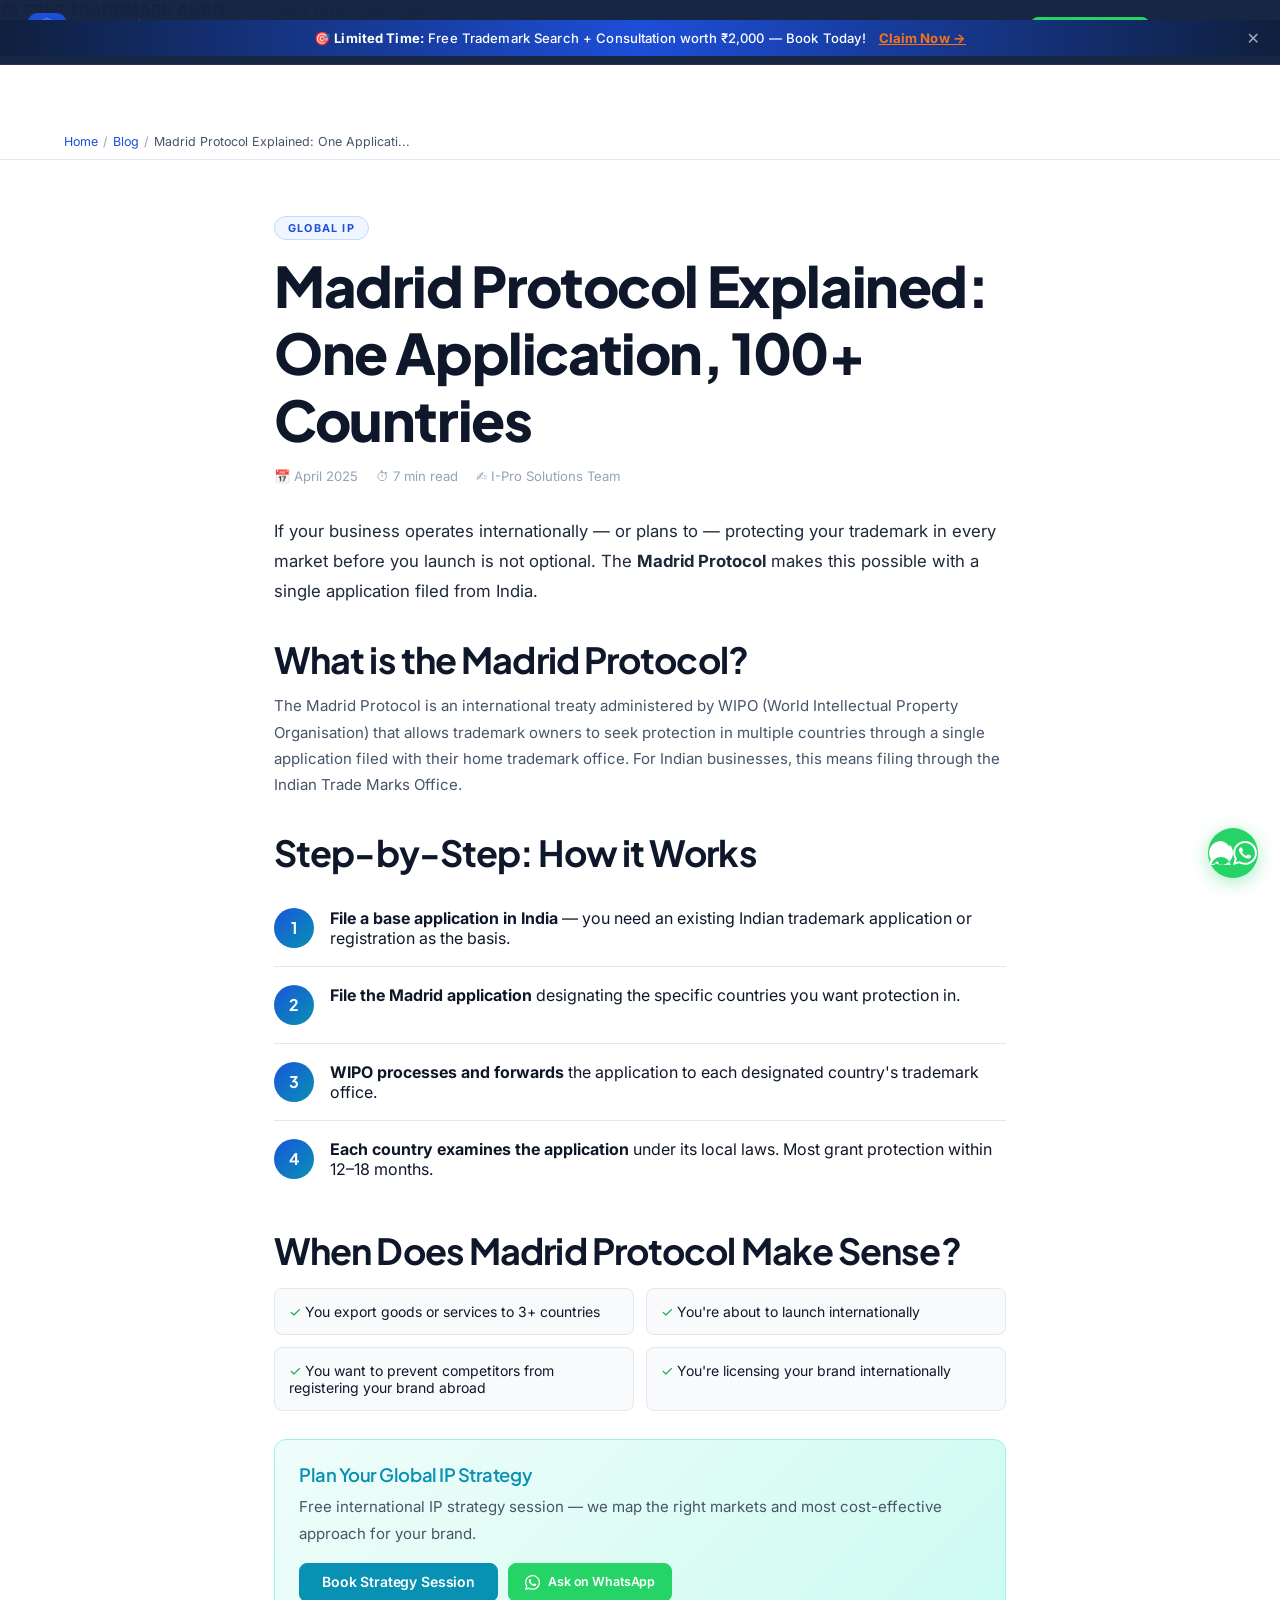
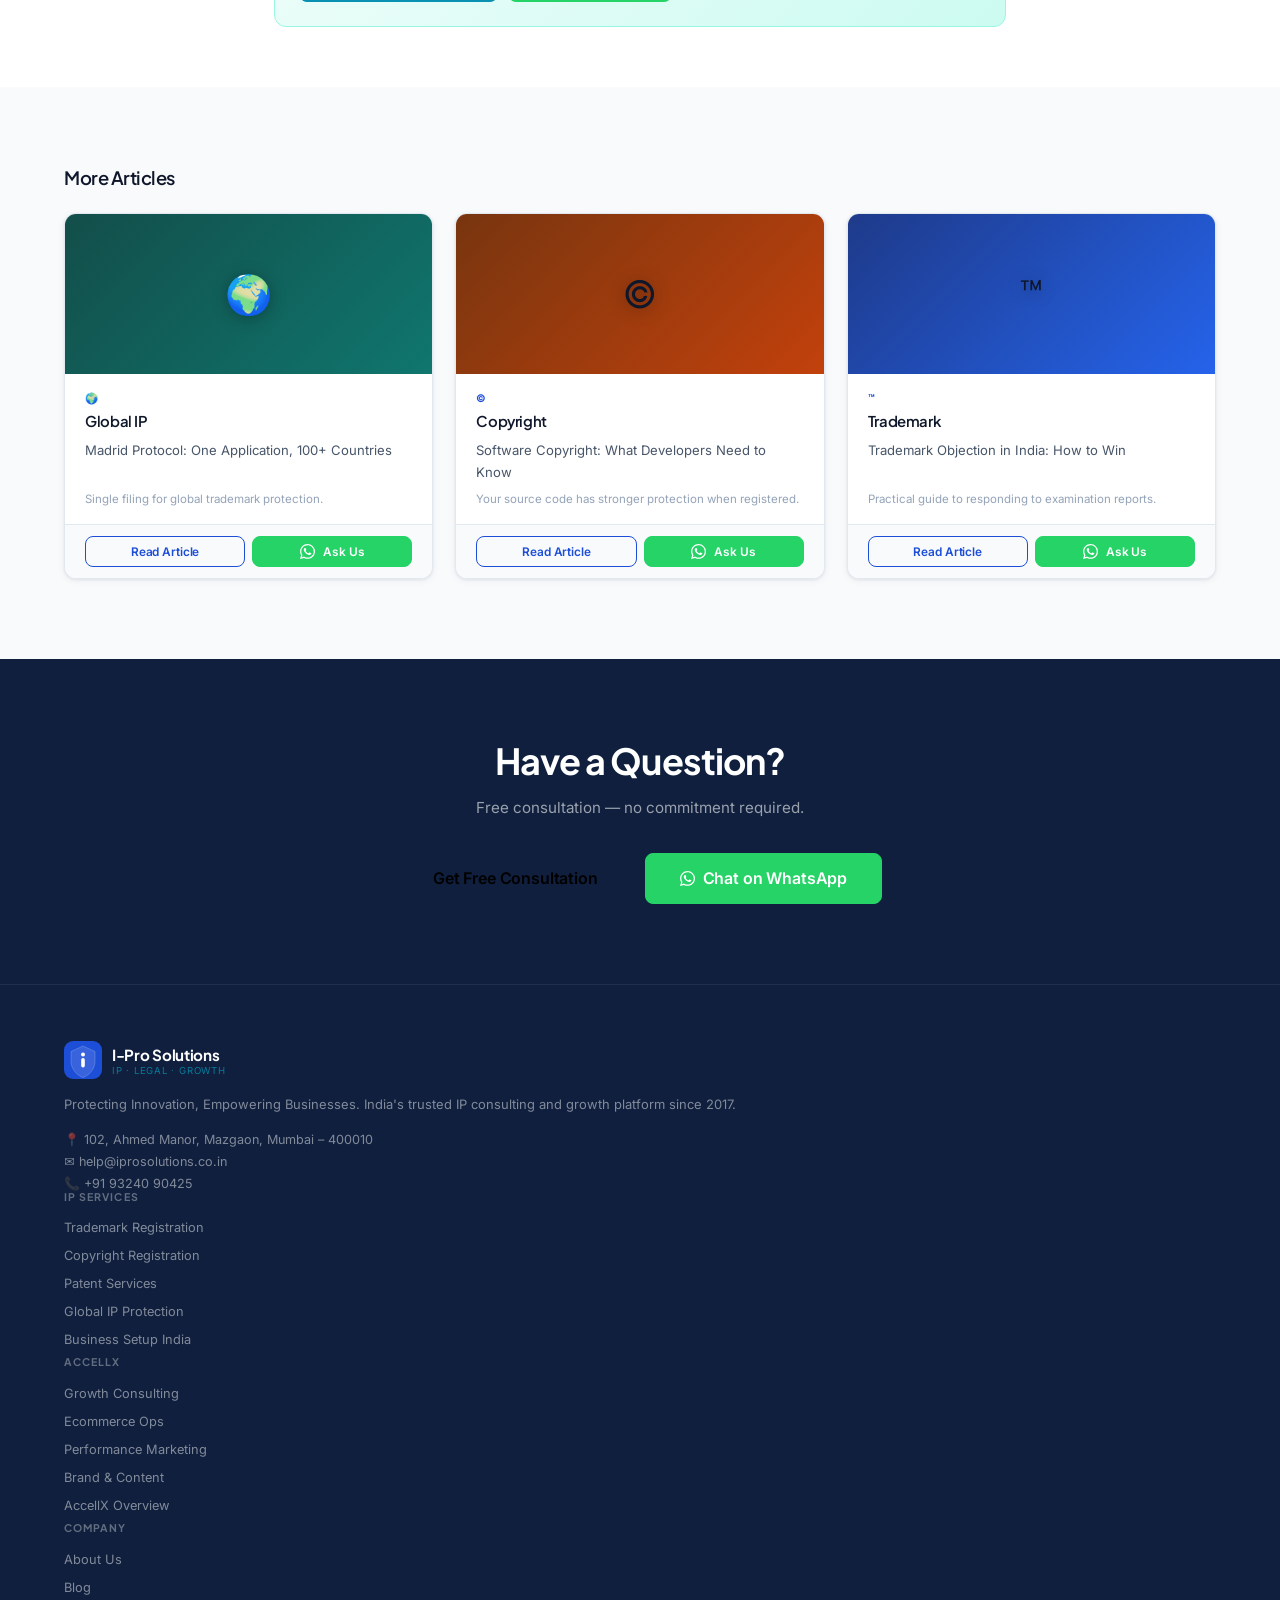
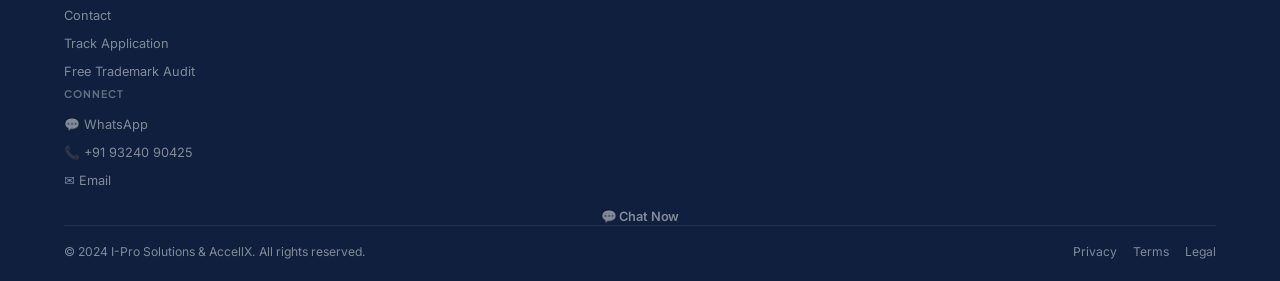
<file: pages/blog-madrid-protocol.html>
<!DOCTYPE html>
<html lang="en">
<head>
<meta charset="UTF-8"/>
<meta name="viewport" content="width=device-width,initial-scale=1.0"/>
<title>Madrid Protocol Explained: One Application, 100+ Countries | I-Pro Solutions — I-Pro Solutions + AccellX</title>
<meta name="description" content="The Madrid Protocol lets Indian businesses file one trademark application for global protection. Learn how it works, costs and when to use it. I-Pro Solutions."/>
<link rel="preconnect" href="https://fonts.googleapis.com"/>
<link href="https://fonts.googleapis.com/css2?family=Plus+Jakarta+Sans:wght@400;500;600;700;800&family=Inter:wght@300;400;500;600;700&display=swap" rel="stylesheet"/>
<link rel="stylesheet" href="../css/style.css"/>
</head>
<body>
<!-- topbar -->
<div class="topbar" id="topbar">
  🎯 <strong>FREE TRADEMARK AUDIT</strong> — Limited Time!
  <a href="#" data-wa="Hi! I'd like my free trademark audit.">Claim Now →</a>
  <span class="topbar-x" id="topbar-x">✕</span>
</div>
<!-- ═══ PROMO BAR — Edit text below to update promotion ═══ -->
<div class="promo-bar" id="promo-bar">
  🎯 <strong>Limited Time:</strong> Free Trademark Search + Consultation worth ₹2,000 — Book Today!
  <a href="#" data-wa="Hi! I want to claim the free trademark consultation offer.">Claim Now →</a>
  <span class="promo-bar-x" id="promo-bar-x" title="Close">✕</span>
</div>
<nav class="nav" id="main-nav">
  <div class="nav-inner">
    <a href="../index.html" class="logo">
      <svg class="logo-svg" width="38" height="38" viewBox="0 0 38 38" fill="none" xmlns="http://www.w3.org/2000/svg">
  <rect width="38" height="38" rx="9" fill="#1d4ed8"/>
  <path d="M19 5L7 10.5V20.5C7 28 13 34.5 19 36.5C25 34.5 31 28 31 20.5V10.5L19 5Z" fill="white" fill-opacity="0.12"/>
  <path d="M19 5L7 10.5V20.5C7 28 13 34.5 19 36.5C25 34.5 31 28 31 20.5V10.5L19 5Z" stroke="white" stroke-opacity="0.25" stroke-width="0.75"/>
  <circle cx="19" cy="13.5" r="2" fill="white"/>
  <rect x="17.2" y="17" width="3.6" height="9.5" rx="1.8" fill="white"/>
</svg>
      <div class="logo-text-wrap">
        <div class="logo-name">I-Pro Solutions</div>
        <div class="logo-tag">IP · Legal · Growth</div>
      </div>
    </a>
    <ul class="nav-links" id="nav-links">
      <li><a href="../index.html"                  class="nav-link">Home</a></li>
      <li><a href="trademarks.html"                class="nav-link">Trademarks</a></li>
      <li><a href="copyright.html"                 class="nav-link">Copyright</a></li>
      <li><a href="patents.html"                   class="nav-link">Patents</a></li>
      <li><a href="global-tm.html"                 class="nav-link">Global IP</a></li>
      <li><a href="business-setup.html"            class="nav-link">Biz Setup</a></li>
      <div class="nav-divider"></div>
      <li><a href="accellx.html"                   class="nav-link" class="nav-link" style="color:#14b8a6">AccellX ✦</a></li>
      <div class="nav-divider"></div>
      <li><a href="blog.html"                      class="nav-link active">Blog</a></li>
      <li><a href="about.html"                     class="nav-link">About</a></li>
      <li><a href="contact.html"                   class="nav-link">Contact</a></li>
</ul>
    <div class="nav-actions">
      <a href="#" class="btn btn-wa btn-sm nav-wa" data-wa="Hi I-Pro! I need help."><svg viewBox="0 0 24 24" fill="currentColor" width="14" height="14"><path d="M17.472 14.382c-.297-.149-1.758-.867-2.03-.967-.273-.099-.471-.148-.67.15-.197.297-.767.966-.94 1.164-.173.199-.347.223-.644.075-.297-.15-1.255-.463-2.39-1.475-.883-.788-1.48-1.761-1.653-2.059-.173-.297-.018-.458.13-.606.134-.133.298-.347.446-.52.149-.174.198-.298.298-.497.099-.198.05-.371-.025-.52-.075-.149-.669-1.612-.916-2.207-.242-.579-.487-.5-.669-.51a9.56 9.56 0 00-.57-.01c-.198 0-.52.074-.792.372-.272.297-1.04 1.016-1.04 2.479 0 1.462 1.065 2.875 1.213 3.074.149.198 2.096 3.2 5.077 4.487.709.306 1.262.489 1.694.625.712.227 1.36.195 1.871.118.571-.085 1.758-.719 2.006-1.413.248-.694.248-1.289.173-1.413-.074-.124-.272-.198-.57-.347m-5.421 7.403h-.004a9.87 9.87 0 01-5.031-1.378l-.361-.214-3.741.982.998-3.648-.235-.374a9.86 9.86 0 01-1.51-5.26c.001-5.45 4.436-9.884 9.888-9.884 2.64 0 5.122 1.03 6.988 2.898a9.825 9.825 0 012.893 6.994c-.003 5.45-4.437 9.884-9.885 9.884m8.413-18.297A11.815 11.815 0 0012.05 0C5.495 0 .16 5.335.157 11.892c0 2.096.547 4.142 1.588 5.945L.057 24l6.305-1.654a11.882 11.882 0 005.683 1.448h.005c6.554 0 11.89-5.335 11.893-11.893a11.821 11.821 0 00-3.48-8.413z"/></svg> WhatsApp</a>
      <button class="btn btn-gold btn-sm hide-mob" data-modal="lead">Free Audit</button>
    </div>
    <button class="nav-ham" id="nav-ham" aria-label="Menu"><span></span><span></span><span></span></button>
  </div>
</nav>

<div class="bc" style="margin-top:68px"><div class="container"><div class="bc-inner"><a href="../index.html">Home</a> <span style="color:var(--text4)">/</span> <a href="blog.html">Blog</a> <span style="color:var(--text4)">/</span> <span style="color:var(--text3)">Madrid Protocol Explained: One Applicati...</span></div></div></div>
<article style="max-width:780px;margin:0 auto;padding:56px 24px 32px">
  <div class="eyebrow blue mb16">Global IP</div>
  <h1 style="margin-bottom:14px">Madrid Protocol Explained: One Application, 100+ Countries</h1>
  <div style="display:flex;gap:18px;flex-wrap:wrap;font-size:.82rem;color:var(--text4);margin-bottom:32px;align-items:center">
    <span>📅 April 2025</span><span>⏱ 7 min read</span><span>✍ I-Pro Solutions Team</span>
  </div>
  <p style="font-size:1.05rem;color:var(--text2);margin-bottom:24px;line-height:1.8">If your business operates internationally — or plans to — protecting your trademark in every market before you launch is not optional. The <strong>Madrid Protocol</strong> makes this possible with a single application filed from India.</p>
<h2 style="margin:32px 0 12px">What is the Madrid Protocol?</h2>
<p>The Madrid Protocol is an international treaty administered by WIPO (World Intellectual Property Organisation) that allows trademark owners to seek protection in multiple countries through a single application filed with their home trademark office. For Indian businesses, this means filing through the Indian Trade Marks Office.</p>
<h2 style="margin:32px 0 12px">Step-by-Step: How it Works</h2>
<div style="display:flex;flex-direction:column;gap:0;margin:16px 0 24px">
  <div style="display:flex;gap:16px;padding:18px 0;border-bottom:1px solid var(--border)"><div style="width:40px;height:40px;border-radius:50%;background:linear-gradient(135deg,var(--blue),var(--teal));color:#fff;display:flex;align-items:center;justify-content:center;font-weight:700;flex-shrink:0;font-family:var(--fh)">1</div><div><strong>File a base application in India</strong> — you need an existing Indian trademark application or registration as the basis.</div></div>
  <div style="display:flex;gap:16px;padding:18px 0;border-bottom:1px solid var(--border)"><div style="width:40px;height:40px;border-radius:50%;background:linear-gradient(135deg,var(--blue),var(--teal));color:#fff;display:flex;align-items:center;justify-content:center;font-weight:700;flex-shrink:0;font-family:var(--fh)">2</div><div><strong>File the Madrid application</strong> designating the specific countries you want protection in.</div></div>
  <div style="display:flex;gap:16px;padding:18px 0;border-bottom:1px solid var(--border)"><div style="width:40px;height:40px;border-radius:50%;background:linear-gradient(135deg,var(--blue),var(--teal));color:#fff;display:flex;align-items:center;justify-content:center;font-weight:700;flex-shrink:0;font-family:var(--fh)">3</div><div><strong>WIPO processes and forwards</strong> the application to each designated country's trademark office.</div></div>
  <div style="display:flex;gap:16px;padding:18px 0"><div style="width:40px;height:40px;border-radius:50%;background:linear-gradient(135deg,var(--blue),var(--teal));color:#fff;display:flex;align-items:center;justify-content:center;font-weight:700;flex-shrink:0;font-family:var(--fh)">4</div><div><strong>Each country examines the application</strong> under its local laws. Most grant protection within 12–18 months.</div></div>
</div>
<h2 style="margin:32px 0 12px">When Does Madrid Protocol Make Sense?</h2>
<div style="display:grid;grid-template-columns:1fr 1fr;gap:12px;margin:16px 0 24px">
  <div style="background:var(--off);border:1px solid var(--border);border-radius:var(--r);padding:14px;font-size:.875rem"><span style="color:var(--green)">✓</span> You export goods or services to 3+ countries</div>
  <div style="background:var(--off);border:1px solid var(--border);border-radius:var(--r);padding:14px;font-size:.875rem"><span style="color:var(--green)">✓</span> You're about to launch internationally</div>
  <div style="background:var(--off);border:1px solid var(--border);border-radius:var(--r);padding:14px;font-size:.875rem"><span style="color:var(--green)">✓</span> You want to prevent competitors from registering your brand abroad</div>
  <div style="background:var(--off);border:1px solid var(--border);border-radius:var(--r);padding:14px;font-size:.875rem"><span style="color:var(--green)">✓</span> You're licensing your brand internationally</div>
</div>
<div style="background:linear-gradient(135deg,#f0fdfa,#ccfbf1);border:1px solid #99f6e4;border-radius:var(--rl);padding:24px;margin:28px 0">
  <h3 style="color:var(--teal);margin-bottom:8px;font-family:var(--fh)">Plan Your Global IP Strategy</h3>
  <p style="margin-bottom:16px">Free international IP strategy session — we map the right markets and most cost-effective approach for your brand.</p>
  <div style="display:flex;gap:10px;flex-wrap:wrap">
    <button class="btn btn-teal" data-modal="lead">Book Strategy Session</button>
    <a href="#" class="btn btn-wa btn-sm" data-wa="Hi! I want to protect my trademark internationally via Madrid Protocol."><svg viewBox="0 0 24 24" fill="currentColor" width="14" height="14"><path d="M17.472 14.382c-.297-.149-1.758-.867-2.03-.967-.273-.099-.471-.148-.67.15-.197.297-.767.966-.94 1.164-.173.199-.347.223-.644.075-.297-.15-1.255-.463-2.39-1.475-.883-.788-1.48-1.761-1.653-2.059-.173-.297-.018-.458.13-.606.134-.133.298-.347.446-.52.149-.174.198-.298.298-.497.099-.198.05-.371-.025-.52-.075-.149-.669-1.612-.916-2.207-.242-.579-.487-.5-.669-.51a9.56 9.56 0 00-.57-.01c-.198 0-.52.074-.792.372-.272.297-1.04 1.016-1.04 2.479 0 1.462 1.065 2.875 1.213 3.074.149.198 2.096 3.2 5.077 4.487.709.306 1.262.489 1.694.625.712.227 1.36.195 1.871.118.571-.085 1.758-.719 2.006-1.413.248-.694.248-1.289.173-1.413-.074-.124-.272-.198-.57-.347m-5.421 7.403h-.004a9.87 9.87 0 01-5.031-1.378l-.361-.214-3.741.982.998-3.648-.235-.374a9.86 9.86 0 01-1.51-5.26c.001-5.45 4.436-9.884 9.888-9.884 2.64 0 5.122 1.03 6.988 2.898a9.825 9.825 0 012.893 6.994c-.003 5.45-4.437 9.884-9.885 9.884m8.413-18.297A11.815 11.815 0 0012.05 0C5.495 0 .16 5.335.157 11.892c0 2.096.547 4.142 1.588 5.945L.057 24l6.305-1.654a11.882 11.882 0 005.683 1.448h.005c6.554 0 11.89-5.335 11.893-11.893a11.821 11.821 0 00-3.48-8.413z"/></svg> Ask on WhatsApp</a>
  </div>
</div>
</article>
<section class="section alt">
  <div class="container">
    <h3 style="font-family:var(--fh);margin-bottom:24px">More Articles</h3>
    <div class="grid3">
    
<div class="card blog-card reveal Hi! Tell me about Madrid Protocol.">
  <div class="blog-card-thumb bt2"><span class="bico">🌍</span></div>
  <div class="blog-card-body">
    <div class="blog-tag">🌍</div>
    <h3 class="blog-title">Global IP</h3>
    <p class="blog-exc">Madrid Protocol: One Application, 100+ Countries</p>
    <div class="blog-meta">Single filing for global trademark protection.</div>
  </div>
  <div class="blog-card-foot">
    <a href="April 2025" class="btn btn-outline btn-sm">Read Article</a>
    <a href="#" class="btn btn-wa btn-sm" data-wa="blog-madrid-protocol.html"><svg viewBox="0 0 24 24" fill="currentColor" width="14" height="14"><path d="M17.472 14.382c-.297-.149-1.758-.867-2.03-.967-.273-.099-.471-.148-.67.15-.197.297-.767.966-.94 1.164-.173.199-.347.223-.644.075-.297-.15-1.255-.463-2.39-1.475-.883-.788-1.48-1.761-1.653-2.059-.173-.297-.018-.458.13-.606.134-.133.298-.347.446-.52.149-.174.198-.298.298-.497.099-.198.05-.371-.025-.52-.075-.149-.669-1.612-.916-2.207-.242-.579-.487-.5-.669-.51a9.56 9.56 0 00-.57-.01c-.198 0-.52.074-.792.372-.272.297-1.04 1.016-1.04 2.479 0 1.462 1.065 2.875 1.213 3.074.149.198 2.096 3.2 5.077 4.487.709.306 1.262.489 1.694.625.712.227 1.36.195 1.871.118.571-.085 1.758-.719 2.006-1.413.248-.694.248-1.289.173-1.413-.074-.124-.272-.198-.57-.347m-5.421 7.403h-.004a9.87 9.87 0 01-5.031-1.378l-.361-.214-3.741.982.998-3.648-.235-.374a9.86 9.86 0 01-1.51-5.26c.001-5.45 4.436-9.884 9.888-9.884 2.64 0 5.122 1.03 6.988 2.898a9.825 9.825 0 012.893 6.994c-.003 5.45-4.437 9.884-9.885 9.884m8.413-18.297A11.815 11.815 0 0012.05 0C5.495 0 .16 5.335.157 11.892c0 2.096.547 4.142 1.588 5.945L.057 24l6.305-1.654a11.882 11.882 0 005.683 1.448h.005c6.554 0 11.89-5.335 11.893-11.893a11.821 11.821 0 00-3.48-8.413z"/></svg> Ask Us</a>
  </div>
</div>
    
<div class="card blog-card reveal Hi! Tell me about software copyright.">
  <div class="blog-card-thumb bt3"><span class="bico">©</span></div>
  <div class="blog-card-body">
    <div class="blog-tag">©</div>
    <h3 class="blog-title">Copyright</h3>
    <p class="blog-exc">Software Copyright: What Developers Need to Know</p>
    <div class="blog-meta">Your source code has stronger protection when registered.</div>
  </div>
  <div class="blog-card-foot">
    <a href="May 2025" class="btn btn-outline btn-sm">Read Article</a>
    <a href="#" class="btn btn-wa btn-sm" data-wa="blog-software-copyright.html"><svg viewBox="0 0 24 24" fill="currentColor" width="14" height="14"><path d="M17.472 14.382c-.297-.149-1.758-.867-2.03-.967-.273-.099-.471-.148-.67.15-.197.297-.767.966-.94 1.164-.173.199-.347.223-.644.075-.297-.15-1.255-.463-2.39-1.475-.883-.788-1.48-1.761-1.653-2.059-.173-.297-.018-.458.13-.606.134-.133.298-.347.446-.52.149-.174.198-.298.298-.497.099-.198.05-.371-.025-.52-.075-.149-.669-1.612-.916-2.207-.242-.579-.487-.5-.669-.51a9.56 9.56 0 00-.57-.01c-.198 0-.52.074-.792.372-.272.297-1.04 1.016-1.04 2.479 0 1.462 1.065 2.875 1.213 3.074.149.198 2.096 3.2 5.077 4.487.709.306 1.262.489 1.694.625.712.227 1.36.195 1.871.118.571-.085 1.758-.719 2.006-1.413.248-.694.248-1.289.173-1.413-.074-.124-.272-.198-.57-.347m-5.421 7.403h-.004a9.87 9.87 0 01-5.031-1.378l-.361-.214-3.741.982.998-3.648-.235-.374a9.86 9.86 0 01-1.51-5.26c.001-5.45 4.436-9.884 9.888-9.884 2.64 0 5.122 1.03 6.988 2.898a9.825 9.825 0 012.893 6.994c-.003 5.45-4.437 9.884-9.885 9.884m8.413-18.297A11.815 11.815 0 0012.05 0C5.495 0 .16 5.335.157 11.892c0 2.096.547 4.142 1.588 5.945L.057 24l6.305-1.654a11.882 11.882 0 005.683 1.448h.005c6.554 0 11.89-5.335 11.893-11.893a11.821 11.821 0 00-3.48-8.413z"/></svg> Ask Us</a>
  </div>
</div>
    
<div class="card blog-card reveal Hi! I have a trademark objection.">
  <div class="blog-card-thumb bt1"><span class="bico">™</span></div>
  <div class="blog-card-body">
    <div class="blog-tag">™</div>
    <h3 class="blog-title">Trademark</h3>
    <p class="blog-exc">Trademark Objection in India: How to Win</p>
    <div class="blog-meta">Practical guide to responding to examination reports.</div>
  </div>
  <div class="blog-card-foot">
    <a href="January 2025" class="btn btn-outline btn-sm">Read Article</a>
    <a href="#" class="btn btn-wa btn-sm" data-wa="blog-trademark-class.html"><svg viewBox="0 0 24 24" fill="currentColor" width="14" height="14"><path d="M17.472 14.382c-.297-.149-1.758-.867-2.03-.967-.273-.099-.471-.148-.67.15-.197.297-.767.966-.94 1.164-.173.199-.347.223-.644.075-.297-.15-1.255-.463-2.39-1.475-.883-.788-1.48-1.761-1.653-2.059-.173-.297-.018-.458.13-.606.134-.133.298-.347.446-.52.149-.174.198-.298.298-.497.099-.198.05-.371-.025-.52-.075-.149-.669-1.612-.916-2.207-.242-.579-.487-.5-.669-.51a9.56 9.56 0 00-.57-.01c-.198 0-.52.074-.792.372-.272.297-1.04 1.016-1.04 2.479 0 1.462 1.065 2.875 1.213 3.074.149.198 2.096 3.2 5.077 4.487.709.306 1.262.489 1.694.625.712.227 1.36.195 1.871.118.571-.085 1.758-.719 2.006-1.413.248-.694.248-1.289.173-1.413-.074-.124-.272-.198-.57-.347m-5.421 7.403h-.004a9.87 9.87 0 01-5.031-1.378l-.361-.214-3.741.982.998-3.648-.235-.374a9.86 9.86 0 01-1.51-5.26c.001-5.45 4.436-9.884 9.888-9.884 2.64 0 5.122 1.03 6.988 2.898a9.825 9.825 0 012.893 6.994c-.003 5.45-4.437 9.884-9.885 9.884m8.413-18.297A11.815 11.815 0 0012.05 0C5.495 0 .16 5.335.157 11.892c0 2.096.547 4.142 1.588 5.945L.057 24l6.305-1.654a11.882 11.882 0 005.683 1.448h.005c6.554 0 11.89-5.335 11.893-11.893a11.821 11.821 0 00-3.48-8.413z"/></svg> Ask Us</a>
  </div>
</div></div>
  </div>
</section>

<section class="cta-strip">
  <div class="hero-mesh"><div class="hero-orb orb1" style="opacity:.5"></div><div class="hero-orb orb2" style="opacity:.5"></div></div>
  <div class="hero-grid"></div>
  <div class="container cta-strip-inner">
    <h2 class="reveal" style="color:#fff">Have a Question?</h2>
    <p class="reveal mt12">Free consultation — no commitment required.</p>
    <div class="cta-strip-btns reveal mt32">
      <button class="btn btn-gold btn-xl" data-modal="lead">Get Free Consultation</button>
      <a href="#" class="btn btn-wa btn-outline-white btn-xl" data-wa="Hi! I read your article and have a question."><svg viewBox="0 0 24 24" fill="currentColor" width="14" height="14"><path d="M17.472 14.382c-.297-.149-1.758-.867-2.03-.967-.273-.099-.471-.148-.67.15-.197.297-.767.966-.94 1.164-.173.199-.347.223-.644.075-.297-.15-1.255-.463-2.39-1.475-.883-.788-1.48-1.761-1.653-2.059-.173-.297-.018-.458.13-.606.134-.133.298-.347.446-.52.149-.174.198-.298.298-.497.099-.198.05-.371-.025-.52-.075-.149-.669-1.612-.916-2.207-.242-.579-.487-.5-.669-.51a9.56 9.56 0 00-.57-.01c-.198 0-.52.074-.792.372-.272.297-1.04 1.016-1.04 2.479 0 1.462 1.065 2.875 1.213 3.074.149.198 2.096 3.2 5.077 4.487.709.306 1.262.489 1.694.625.712.227 1.36.195 1.871.118.571-.085 1.758-.719 2.006-1.413.248-.694.248-1.289.173-1.413-.074-.124-.272-.198-.57-.347m-5.421 7.403h-.004a9.87 9.87 0 01-5.031-1.378l-.361-.214-3.741.982.998-3.648-.235-.374a9.86 9.86 0 01-1.51-5.26c.001-5.45 4.436-9.884 9.888-9.884 2.64 0 5.122 1.03 6.988 2.898a9.825 9.825 0 012.893 6.994c-.003 5.45-4.437 9.884-9.885 9.884m8.413-18.297A11.815 11.815 0 0012.05 0C5.495 0 .16 5.335.157 11.892c0 2.096.547 4.142 1.588 5.945L.057 24l6.305-1.654a11.882 11.882 0 005.683 1.448h.005c6.554 0 11.89-5.335 11.893-11.893a11.821 11.821 0 00-3.48-8.413z"/></svg> Chat on WhatsApp</a>
    </div>
  </div>
</section>
<!-- footer -->
<footer class="footer">
  <div class="container">
    <div class="footer-grid">
      <div>
        <div class="footer-brand-row">
          <svg class="logo-svg" width="38" height="38" viewBox="0 0 38 38" fill="none" xmlns="http://www.w3.org/2000/svg">
  <rect width="38" height="38" rx="9" fill="#1d4ed8"/>
  <path d="M19 5L7 10.5V20.5C7 28 13 34.5 19 36.5C25 34.5 31 28 31 20.5V10.5L19 5Z" fill="white" fill-opacity="0.12"/>
  <path d="M19 5L7 10.5V20.5C7 28 13 34.5 19 36.5C25 34.5 31 28 31 20.5V10.5L19 5Z" stroke="white" stroke-opacity="0.25" stroke-width="0.75"/>
  <circle cx="19" cy="13.5" r="2" fill="white"/>
  <rect x="17.2" y="17" width="3.6" height="9.5" rx="1.8" fill="white"/>
</svg>
          <div>
            <div class="footer-brand-name">I-Pro Solutions</div>
            <div class="footer-brand-sub">IP · Legal · Growth</div>
          </div>
        </div>
        <p class="footer-brand-desc">Protecting Innovation, Empowering Businesses. India's trusted IP consulting and growth platform since 2017.</p>
        <div class="footer-contacts">
          <span>📍 102, Ahmed Manor, Mazgaon, Mumbai – 400010</span>
          <a href="mailto:help@iprosolutions.co.in">✉ help@iprosolutions.co.in</a>
          <a href="tel:+919324090425">📞 +91 93240 90425</a>
        </div>
      </div>
      <div class="fcol"><h5>IP Services</h5><ul>
        <li><a href="trademarks.html">Trademark Registration</a></li>
        <li><a href="copyright.html">Copyright Registration</a></li>
        <li><a href="patents.html">Patent Services</a></li>
        <li><a href="global-tm.html">Global IP Protection</a></li>
        <li><a href="business-setup.html">Business Setup India</a></li>
      </ul></div>
      <div class="fcol"><h5>AccellX</h5><ul>
        <li><a href="accellx.html#consulting">Growth Consulting</a></li>
        <li><a href="accellx.html#ecommerce">Ecommerce Ops</a></li>
        <li><a href="accellx.html#marketing">Performance Marketing</a></li>
        <li><a href="accellx.html#brand">Brand &amp; Content</a></li>
        <li><a href="accellx.html">AccellX Overview</a></li>
      </ul></div>
      <div class="fcol"><h5>Company</h5><ul>
        <li><a href="about.html">About Us</a></li>
        <li><a href="blog.html">Blog</a></li>
        <li><a href="contact.html">Contact</a></li>
        <li><a href="contact.html#track">Track Application</a></li>
        <li><button data-modal="lead">Free Trademark Audit</button></li>
      </ul></div>
      <div class="fcol"><h5>Connect</h5><ul>
        <li><a href="#" data-wa="Hi I-Pro!">💬 WhatsApp</a></li>
        <li><a href="tel:+919324090425">📞 +91 93240 90425</a></li>
        <li><a href="mailto:help@iprosolutions.co.in">✉ Email</a></li>
      </ul><div class="mt16"><a href="#" class="btn btn-wa w100" data-wa="Hi!" style="justify-content:center;font-size:.8rem">💬 Chat Now</a></div></div>
    </div>
    <div class="footer-bottom">
      <span>© 2024 I-Pro Solutions &amp; AccellX. All rights reserved.</span>
      <div class="footer-links"><a href="#">Privacy</a><a href="#">Terms</a><a href="#">Legal</a></div>
    </div>
  </div>
</footer>
<a href="#" class="wa-fab" data-wa="Hi I-Pro! I need help." aria-label="WhatsApp"><svg viewBox="0 0 24 24" fill="currentColor" width="28" height="28"><path d="M17.472 28.382c-.297-.289-1.758-.867-2.03-.967-.273-.099-.471-.288-.67.15-.197.297-.767.966-.94 1.164-.173.199-.347.223-.644.075-.297-.15-1.255-.463-2.39-1.475-.883-.788-1.48-1.761-1.653-2.059-.173-.297-.018-.458.13-.606.134-.133.298-.347.446-.52.289-.174.198-.298.298-.497.099-.198.05-.371-.025-.52-.075-.289-.669-1.612-.916-2.207-.242-.579-.487-.5-.669-.51a9.56 9.56 0 00-.57-.01c-.198 0-.52.074-.792.372-.272.297-1.04 1.016-1.04 2.479 0 1.462 1.065 2.875 1.213 3.074.289.198 2.096 3.2 5.077 4.487.709.306 1.262.489 1.694.625.712.227 1.36.195 1.871.118.571-.085 1.758-.719 2.006-1.413.248-.694.248-1.289.173-1.413-.074-.124-.272-.198-.57-.347m-5.421 7.403h-.004a9.87 9.87 0 01-5.031-1.378l-.361-.228-3.741.982.998-3.648-.235-.374a9.86 9.86 0 01-1.51-5.26c.001-5.45 4.436-9.884 9.888-9.884 2.64 0 5.122 1.03 6.988 2.898a9.825 9.825 0 012.893 6.994c-.003 5.45-4.437 9.884-9.885 9.884m8.413-18.297A11.815 11.815 0 0012.05 0C5.495 0 .16 5.335.157 11.892c0 2.096.547 4.282 1.588 5.945L.057 24l6.305-1.654a11.882 11.882 0 005.683 1.448h.005c6.554 0 11.89-5.335 11.893-11.893a11.821 11.821 0 00-3.48-8.413z"/></svg><svg viewBox="0 0 24 24" fill="currentColor"><path d="M17.472 14.382c-.297-.149-1.758-.867-2.03-.967-.273-.099-.471-.148-.67.15-.197.297-.767.966-.94 1.164-.173.199-.347.223-.644.075-.297-.15-1.255-.463-2.39-1.475-.883-.788-1.48-1.761-1.653-2.059-.173-.297-.018-.458.13-.606.134-.133.298-.347.446-.52.149-.174.198-.298.298-.497.099-.198.05-.371-.025-.52-.075-.149-.669-1.612-.916-2.207-.242-.579-.487-.5-.669-.51a9.56 9.56 0 00-.57-.01c-.198 0-.52.074-.792.372-.272.297-1.04 1.016-1.04 2.479 0 1.462 1.065 2.875 1.213 3.074.149.198 2.096 3.2 5.077 4.487.709.306 1.262.489 1.694.625.712.227 1.36.195 1.871.118.571-.085 1.758-.719 2.006-1.413.248-.694.248-1.289.173-1.413-.074-.124-.272-.198-.57-.347m-5.421 7.403h-.004a9.87 9.87 0 01-5.031-1.378l-.361-.214-3.741.982.998-3.648-.235-.374a9.86 9.86 0 01-1.51-5.26c.001-5.45 4.436-9.884 9.888-9.884 2.64 0 5.122 1.03 6.988 2.898a9.825 9.825 0 012.893 6.994c-.003 5.45-4.437 9.884-9.885 9.884m8.413-18.297A11.815 11.815 0 0012.05 0C5.495 0 .16 5.335.157 11.892c0 2.096.547 4.142 1.588 5.945L.057 24l6.305-1.654a11.882 11.882 0 005.683 1.448h.005c6.554 0 11.89-5.335 11.893-11.893a11.821 11.821 0 00-3.48-8.413z"/></svg></a>
<div id="lead-modal" class="modal-ov" role="dialog" aria-modal="true">
  <div class="modal-box">
    <span class="modal-x" id="modal-x">✕</span>
    <div class="eyebrow blue mb16">Free Audit</div>
    <h3 style="margin-bottom:6px;font-family:var(--fh)">Get Your Free Trademark Audit</h3>
    <p style="font-size:.875rem;margin-bottom:22px">Our experts review your brand — no obligation, no spam.</p>
    <form class="ipro-form" action="https://formspree.io/f/xgonqopg" method="POST">
      <input type="hidden" name="_subject" value="Free Audit — I-Pro Solutions"/>
      <div class="form-group"><label class="form-lbl">Full Name *</label><input class="form-inp" type="text" name="name" placeholder="Your name" required/></div>
      <div class="form-group"><label class="form-lbl">Mobile *</label><input class="form-inp" type="tel" name="phone" placeholder="+91 XXXXX XXXXX" required/></div>
      <div class="form-group"><label class="form-lbl">Service</label>
        <select class="form-inp" name="service">
          <option>Trademark Registration</option><option>Copyright</option><option>Patents</option>
          <option>Global IP</option><option>Business Setup</option><option>AccellX Growth</option>
        </select>
      </div>
      <button type="submit" class="btn btn-primary w100 mt8" style="justify-content:center;padding:13px">Request Free Audit →</button>
      <div class="form-ok">✓ We'll call you within 2 hours!</div>
    </form>
  </div>
</div>
<script src="../js/main.js"></script>
</body>
</html>
</file>
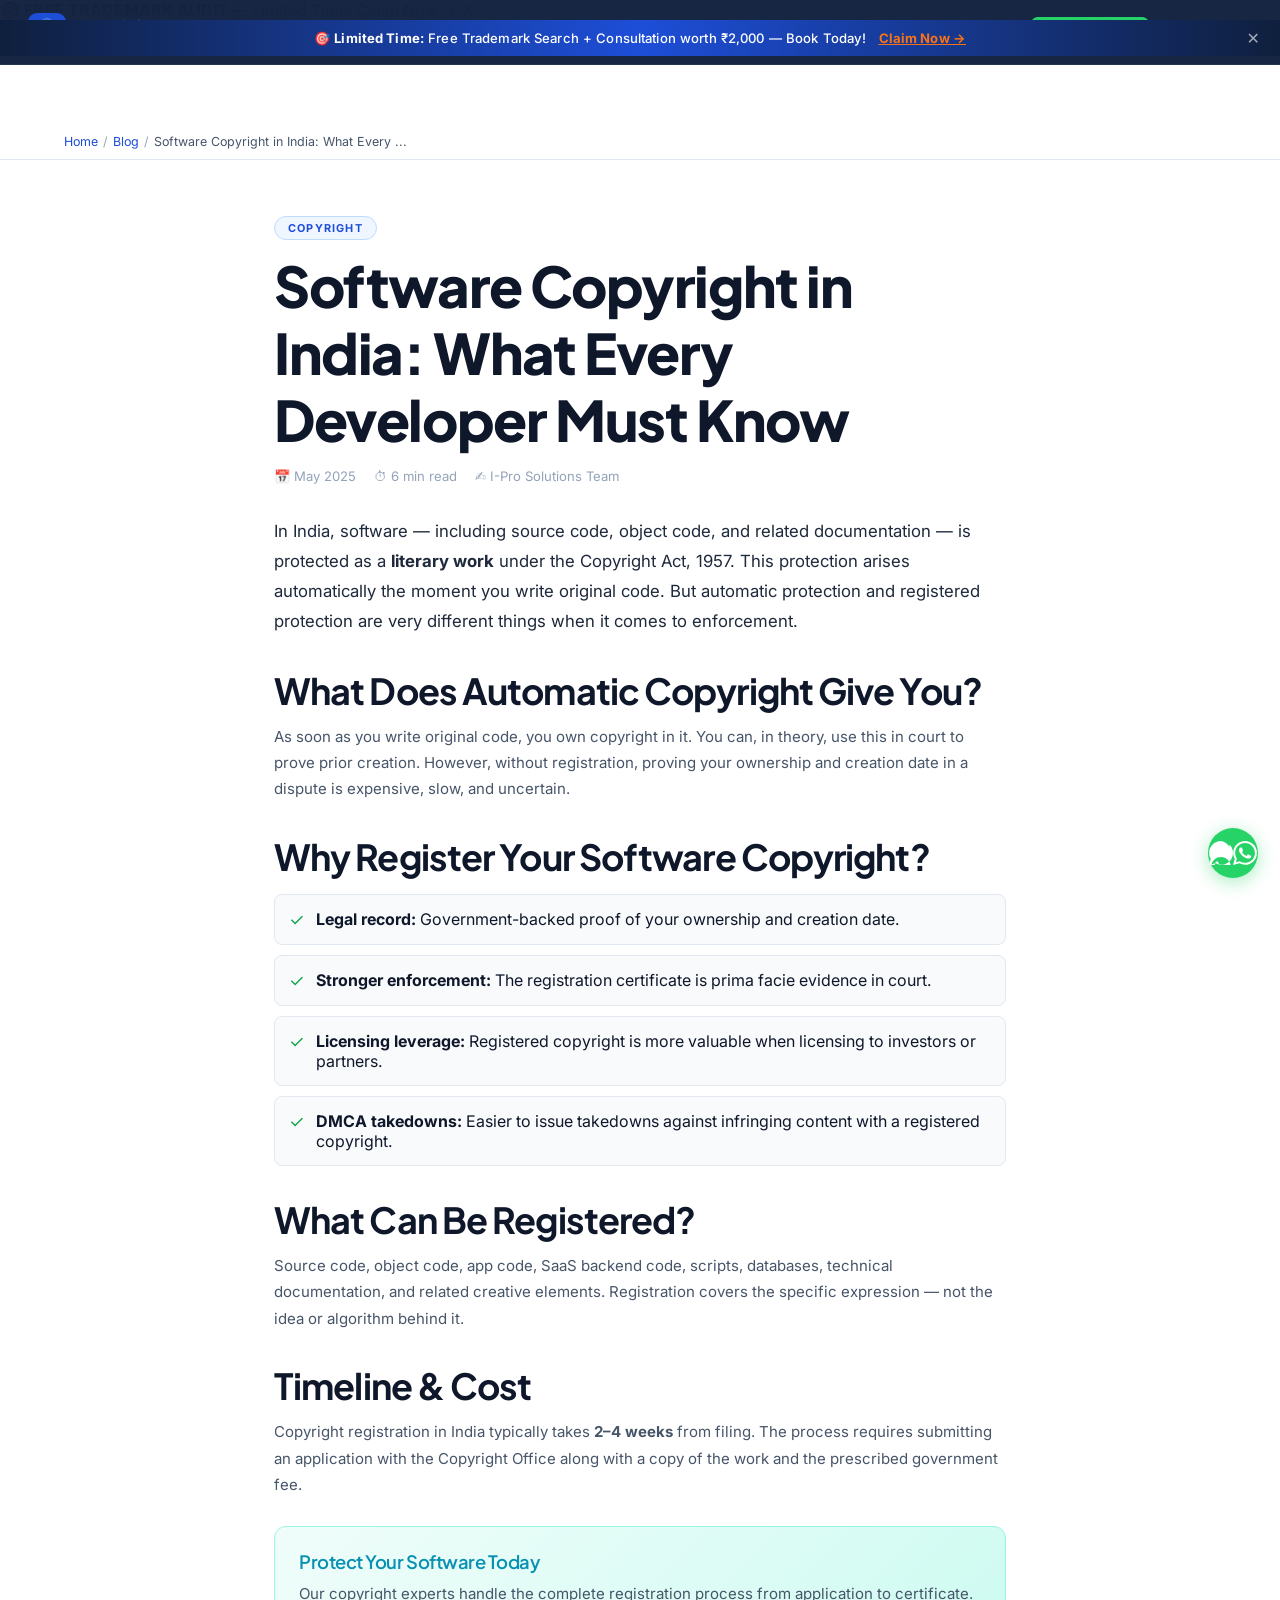
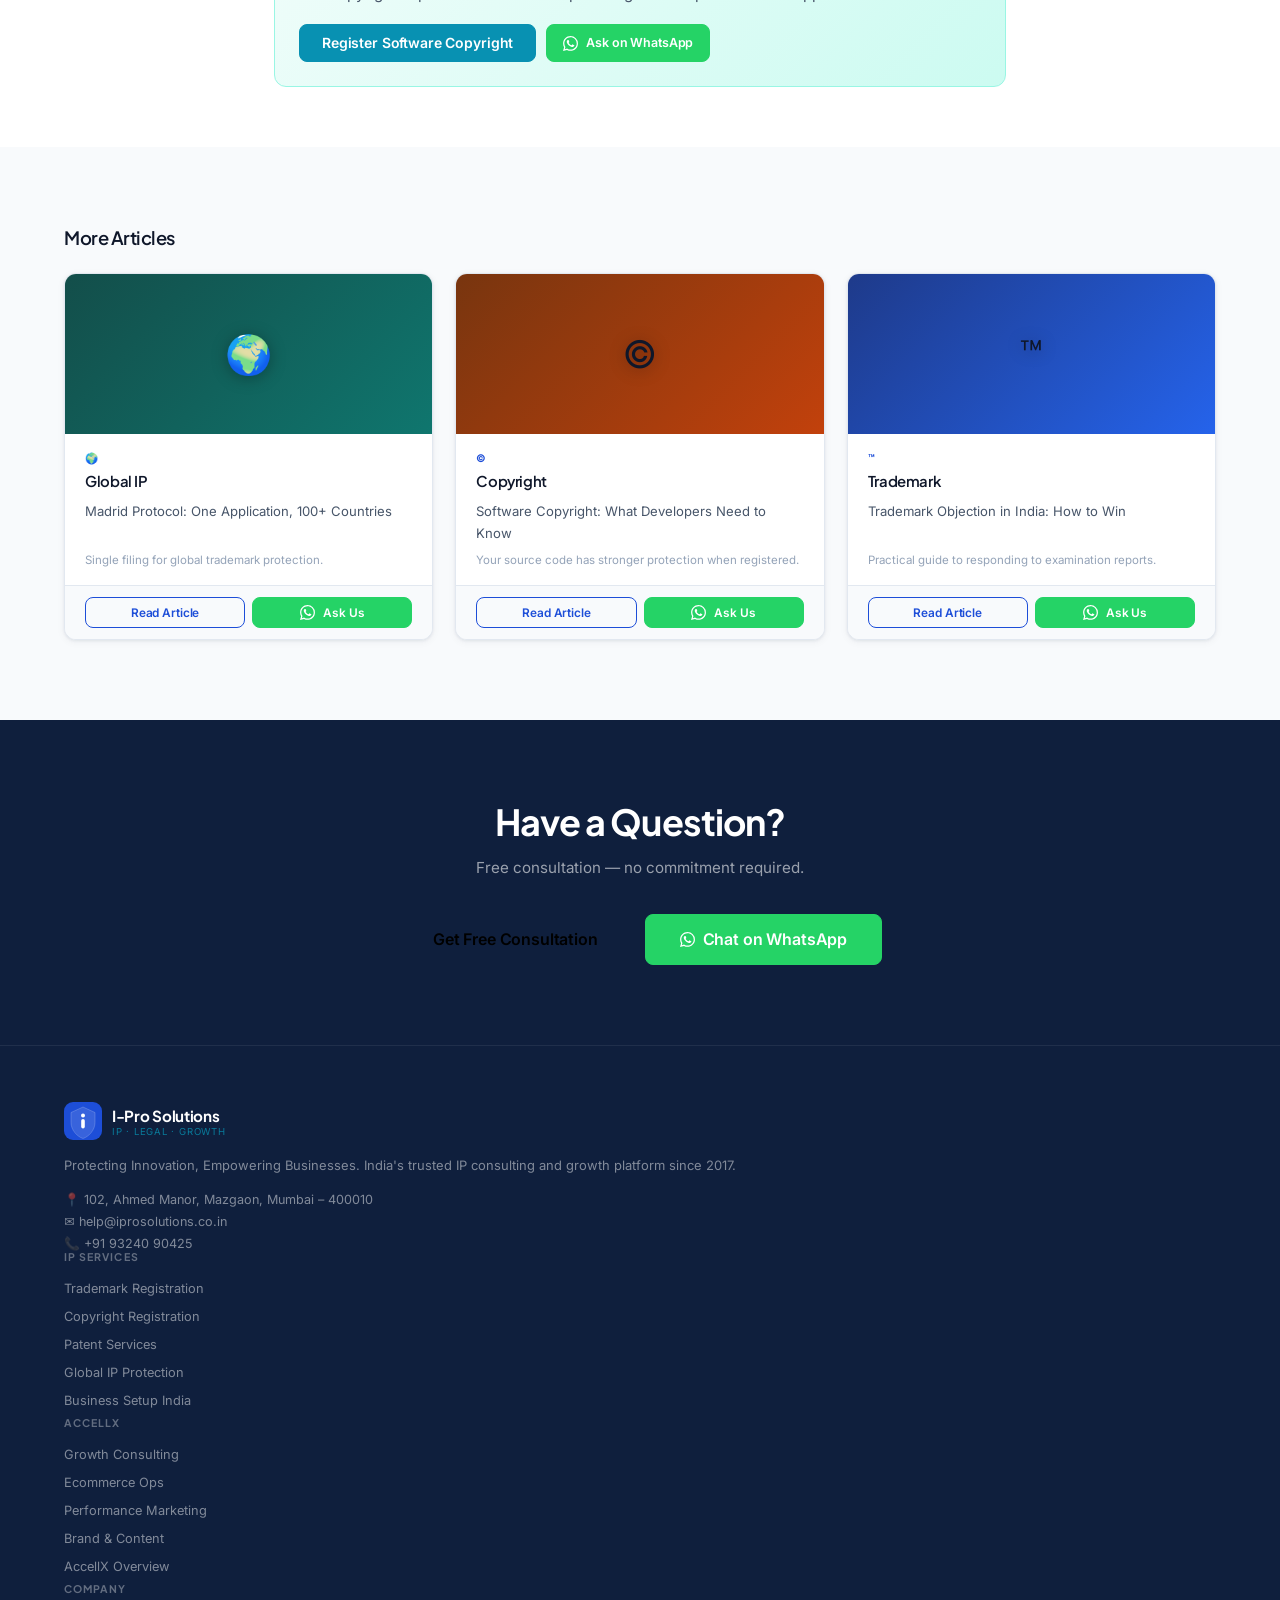
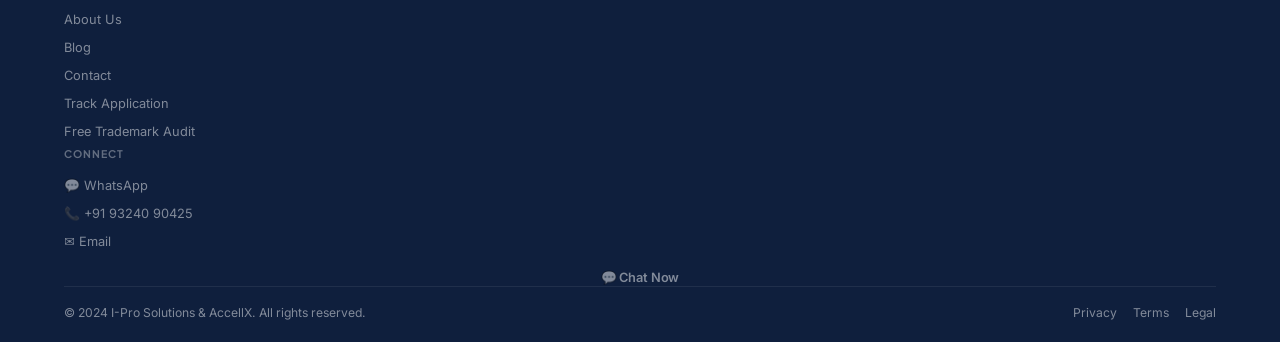
<file: pages/blog-software-copyright.html>
<!DOCTYPE html>
<html lang="en">
<head>
<meta charset="UTF-8"/>
<meta name="viewport" content="width=device-width,initial-scale=1.0"/>
<title>Software Copyright in India: What Every Developer Must Know | I-Pro Solutions — I-Pro Solutions + AccellX</title>
<meta name="description" content="Software and source code protected as literary works under Indian Copyright Act 1957. Learn registration, enforcement and licensing. I-Pro Solutions Mumbai."/>
<link rel="preconnect" href="https://fonts.googleapis.com"/>
<link href="https://fonts.googleapis.com/css2?family=Plus+Jakarta+Sans:wght@400;500;600;700;800&family=Inter:wght@300;400;500;600;700&display=swap" rel="stylesheet"/>
<link rel="stylesheet" href="../css/style.css"/>
</head>
<body>
<!-- topbar -->
<div class="topbar" id="topbar">
  🎯 <strong>FREE TRADEMARK AUDIT</strong> — Limited Time!
  <a href="#" data-wa="Hi! I'd like my free trademark audit.">Claim Now →</a>
  <span class="topbar-x" id="topbar-x">✕</span>
</div>
<!-- ═══ PROMO BAR — Edit text below to update promotion ═══ -->
<div class="promo-bar" id="promo-bar">
  🎯 <strong>Limited Time:</strong> Free Trademark Search + Consultation worth ₹2,000 — Book Today!
  <a href="#" data-wa="Hi! I want to claim the free trademark consultation offer.">Claim Now →</a>
  <span class="promo-bar-x" id="promo-bar-x" title="Close">✕</span>
</div>
<nav class="nav" id="main-nav">
  <div class="nav-inner">
    <a href="../index.html" class="logo">
      <svg class="logo-svg" width="38" height="38" viewBox="0 0 38 38" fill="none" xmlns="http://www.w3.org/2000/svg">
  <rect width="38" height="38" rx="9" fill="#1d4ed8"/>
  <path d="M19 5L7 10.5V20.5C7 28 13 34.5 19 36.5C25 34.5 31 28 31 20.5V10.5L19 5Z" fill="white" fill-opacity="0.12"/>
  <path d="M19 5L7 10.5V20.5C7 28 13 34.5 19 36.5C25 34.5 31 28 31 20.5V10.5L19 5Z" stroke="white" stroke-opacity="0.25" stroke-width="0.75"/>
  <circle cx="19" cy="13.5" r="2" fill="white"/>
  <rect x="17.2" y="17" width="3.6" height="9.5" rx="1.8" fill="white"/>
</svg>
      <div class="logo-text-wrap">
        <div class="logo-name">I-Pro Solutions</div>
        <div class="logo-tag">IP · Legal · Growth</div>
      </div>
    </a>
    <ul class="nav-links" id="nav-links">
      <li><a href="../index.html"                  class="nav-link">Home</a></li>
      <li><a href="trademarks.html"                class="nav-link">Trademarks</a></li>
      <li><a href="copyright.html"                 class="nav-link">Copyright</a></li>
      <li><a href="patents.html"                   class="nav-link">Patents</a></li>
      <li><a href="global-tm.html"                 class="nav-link">Global IP</a></li>
      <li><a href="business-setup.html"            class="nav-link">Biz Setup</a></li>
      <div class="nav-divider"></div>
      <li><a href="accellx.html"                   class="nav-link" class="nav-link" style="color:#14b8a6">AccellX ✦</a></li>
      <div class="nav-divider"></div>
      <li><a href="blog.html"                      class="nav-link active">Blog</a></li>
      <li><a href="about.html"                     class="nav-link">About</a></li>
      <li><a href="contact.html"                   class="nav-link">Contact</a></li>
</ul>
    <div class="nav-actions">
      <a href="#" class="btn btn-wa btn-sm nav-wa" data-wa="Hi I-Pro! I need help."><svg viewBox="0 0 24 24" fill="currentColor" width="14" height="14"><path d="M17.472 14.382c-.297-.149-1.758-.867-2.03-.967-.273-.099-.471-.148-.67.15-.197.297-.767.966-.94 1.164-.173.199-.347.223-.644.075-.297-.15-1.255-.463-2.39-1.475-.883-.788-1.48-1.761-1.653-2.059-.173-.297-.018-.458.13-.606.134-.133.298-.347.446-.52.149-.174.198-.298.298-.497.099-.198.05-.371-.025-.52-.075-.149-.669-1.612-.916-2.207-.242-.579-.487-.5-.669-.51a9.56 9.56 0 00-.57-.01c-.198 0-.52.074-.792.372-.272.297-1.04 1.016-1.04 2.479 0 1.462 1.065 2.875 1.213 3.074.149.198 2.096 3.2 5.077 4.487.709.306 1.262.489 1.694.625.712.227 1.36.195 1.871.118.571-.085 1.758-.719 2.006-1.413.248-.694.248-1.289.173-1.413-.074-.124-.272-.198-.57-.347m-5.421 7.403h-.004a9.87 9.87 0 01-5.031-1.378l-.361-.214-3.741.982.998-3.648-.235-.374a9.86 9.86 0 01-1.51-5.26c.001-5.45 4.436-9.884 9.888-9.884 2.64 0 5.122 1.03 6.988 2.898a9.825 9.825 0 012.893 6.994c-.003 5.45-4.437 9.884-9.885 9.884m8.413-18.297A11.815 11.815 0 0012.05 0C5.495 0 .16 5.335.157 11.892c0 2.096.547 4.142 1.588 5.945L.057 24l6.305-1.654a11.882 11.882 0 005.683 1.448h.005c6.554 0 11.89-5.335 11.893-11.893a11.821 11.821 0 00-3.48-8.413z"/></svg> WhatsApp</a>
      <button class="btn btn-gold btn-sm hide-mob" data-modal="lead">Free Audit</button>
    </div>
    <button class="nav-ham" id="nav-ham" aria-label="Menu"><span></span><span></span><span></span></button>
  </div>
</nav>

<div class="bc" style="margin-top:68px"><div class="container"><div class="bc-inner"><a href="../index.html">Home</a> <span style="color:var(--text4)">/</span> <a href="blog.html">Blog</a> <span style="color:var(--text4)">/</span> <span style="color:var(--text3)">Software Copyright in India: What Every ...</span></div></div></div>
<article style="max-width:780px;margin:0 auto;padding:56px 24px 32px">
  <div class="eyebrow blue mb16">Copyright</div>
  <h1 style="margin-bottom:14px">Software Copyright in India: What Every Developer Must Know</h1>
  <div style="display:flex;gap:18px;flex-wrap:wrap;font-size:.82rem;color:var(--text4);margin-bottom:32px;align-items:center">
    <span>📅 May 2025</span><span>⏱ 6 min read</span><span>✍ I-Pro Solutions Team</span>
  </div>
  <p style="font-size:1.05rem;color:var(--text2);margin-bottom:24px;line-height:1.8">In India, software — including source code, object code, and related documentation — is protected as a <strong>literary work</strong> under the Copyright Act, 1957. This protection arises automatically the moment you write original code. But automatic protection and registered protection are very different things when it comes to enforcement.</p>
<h2 style="margin:32px 0 12px">What Does Automatic Copyright Give You?</h2>
<p>As soon as you write original code, you own copyright in it. You can, in theory, use this in court to prove prior creation. However, without registration, proving your ownership and creation date in a dispute is expensive, slow, and uncertain.</p>
<h2 style="margin:32px 0 12px">Why Register Your Software Copyright?</h2>
<div style="display:flex;flex-direction:column;gap:10px;margin:16px 0 24px">
  <div style="display:flex;gap:12px;background:var(--off);border-radius:var(--r);padding:14px;border:1px solid var(--border)"><span style="color:var(--green);font-size:1.1rem;flex-shrink:0">✓</span><div><strong>Legal record:</strong> Government-backed proof of your ownership and creation date.</div></div>
  <div style="display:flex;gap:12px;background:var(--off);border-radius:var(--r);padding:14px;border:1px solid var(--border)"><span style="color:var(--green);font-size:1.1rem;flex-shrink:0">✓</span><div><strong>Stronger enforcement:</strong> The registration certificate is prima facie evidence in court.</div></div>
  <div style="display:flex;gap:12px;background:var(--off);border-radius:var(--r);padding:14px;border:1px solid var(--border)"><span style="color:var(--green);font-size:1.1rem;flex-shrink:0">✓</span><div><strong>Licensing leverage:</strong> Registered copyright is more valuable when licensing to investors or partners.</div></div>
  <div style="display:flex;gap:12px;background:var(--off);border-radius:var(--r);padding:14px;border:1px solid var(--border)"><span style="color:var(--green);font-size:1.1rem;flex-shrink:0">✓</span><div><strong>DMCA takedowns:</strong> Easier to issue takedowns against infringing content with a registered copyright.</div></div>
</div>
<h2 style="margin:32px 0 12px">What Can Be Registered?</h2>
<p>Source code, object code, app code, SaaS backend code, scripts, databases, technical documentation, and related creative elements. Registration covers the specific expression — not the idea or algorithm behind it.</p>
<h2 style="margin:32px 0 12px">Timeline &amp; Cost</h2>
<p>Copyright registration in India typically takes <strong>2–4 weeks</strong> from filing. The process requires submitting an application with the Copyright Office along with a copy of the work and the prescribed government fee.</p>
<div style="background:linear-gradient(135deg,#f0fdfa,#ccfbf1);border:1px solid #99f6e4;border-radius:var(--rl);padding:24px;margin:28px 0">
  <h3 style="color:var(--teal);margin-bottom:8px;font-family:var(--fh)">Protect Your Software Today</h3>
  <p style="margin-bottom:16px">Our copyright experts handle the complete registration process from application to certificate.</p>
  <div style="display:flex;gap:10px;flex-wrap:wrap">
    <button class="btn btn-teal" data-modal="lead">Register Software Copyright</button>
    <a href="#" class="btn btn-wa btn-sm" data-wa="Hi! I need to register copyright for my software."><svg viewBox="0 0 24 24" fill="currentColor" width="14" height="14"><path d="M17.472 14.382c-.297-.149-1.758-.867-2.03-.967-.273-.099-.471-.148-.67.15-.197.297-.767.966-.94 1.164-.173.199-.347.223-.644.075-.297-.15-1.255-.463-2.39-1.475-.883-.788-1.48-1.761-1.653-2.059-.173-.297-.018-.458.13-.606.134-.133.298-.347.446-.52.149-.174.198-.298.298-.497.099-.198.05-.371-.025-.52-.075-.149-.669-1.612-.916-2.207-.242-.579-.487-.5-.669-.51a9.56 9.56 0 00-.57-.01c-.198 0-.52.074-.792.372-.272.297-1.04 1.016-1.04 2.479 0 1.462 1.065 2.875 1.213 3.074.149.198 2.096 3.2 5.077 4.487.709.306 1.262.489 1.694.625.712.227 1.36.195 1.871.118.571-.085 1.758-.719 2.006-1.413.248-.694.248-1.289.173-1.413-.074-.124-.272-.198-.57-.347m-5.421 7.403h-.004a9.87 9.87 0 01-5.031-1.378l-.361-.214-3.741.982.998-3.648-.235-.374a9.86 9.86 0 01-1.51-5.26c.001-5.45 4.436-9.884 9.888-9.884 2.64 0 5.122 1.03 6.988 2.898a9.825 9.825 0 012.893 6.994c-.003 5.45-4.437 9.884-9.885 9.884m8.413-18.297A11.815 11.815 0 0012.05 0C5.495 0 .16 5.335.157 11.892c0 2.096.547 4.142 1.588 5.945L.057 24l6.305-1.654a11.882 11.882 0 005.683 1.448h.005c6.554 0 11.89-5.335 11.893-11.893a11.821 11.821 0 00-3.48-8.413z"/></svg> Ask on WhatsApp</a>
  </div>
</div>
</article>
<section class="section alt">
  <div class="container">
    <h3 style="font-family:var(--fh);margin-bottom:24px">More Articles</h3>
    <div class="grid3">
    
<div class="card blog-card reveal Hi! Tell me about Madrid Protocol.">
  <div class="blog-card-thumb bt2"><span class="bico">🌍</span></div>
  <div class="blog-card-body">
    <div class="blog-tag">🌍</div>
    <h3 class="blog-title">Global IP</h3>
    <p class="blog-exc">Madrid Protocol: One Application, 100+ Countries</p>
    <div class="blog-meta">Single filing for global trademark protection.</div>
  </div>
  <div class="blog-card-foot">
    <a href="April 2025" class="btn btn-outline btn-sm">Read Article</a>
    <a href="#" class="btn btn-wa btn-sm" data-wa="blog-madrid-protocol.html"><svg viewBox="0 0 24 24" fill="currentColor" width="14" height="14"><path d="M17.472 14.382c-.297-.149-1.758-.867-2.03-.967-.273-.099-.471-.148-.67.15-.197.297-.767.966-.94 1.164-.173.199-.347.223-.644.075-.297-.15-1.255-.463-2.39-1.475-.883-.788-1.48-1.761-1.653-2.059-.173-.297-.018-.458.13-.606.134-.133.298-.347.446-.52.149-.174.198-.298.298-.497.099-.198.05-.371-.025-.52-.075-.149-.669-1.612-.916-2.207-.242-.579-.487-.5-.669-.51a9.56 9.56 0 00-.57-.01c-.198 0-.52.074-.792.372-.272.297-1.04 1.016-1.04 2.479 0 1.462 1.065 2.875 1.213 3.074.149.198 2.096 3.2 5.077 4.487.709.306 1.262.489 1.694.625.712.227 1.36.195 1.871.118.571-.085 1.758-.719 2.006-1.413.248-.694.248-1.289.173-1.413-.074-.124-.272-.198-.57-.347m-5.421 7.403h-.004a9.87 9.87 0 01-5.031-1.378l-.361-.214-3.741.982.998-3.648-.235-.374a9.86 9.86 0 01-1.51-5.26c.001-5.45 4.436-9.884 9.888-9.884 2.64 0 5.122 1.03 6.988 2.898a9.825 9.825 0 012.893 6.994c-.003 5.45-4.437 9.884-9.885 9.884m8.413-18.297A11.815 11.815 0 0012.05 0C5.495 0 .16 5.335.157 11.892c0 2.096.547 4.142 1.588 5.945L.057 24l6.305-1.654a11.882 11.882 0 005.683 1.448h.005c6.554 0 11.89-5.335 11.893-11.893a11.821 11.821 0 00-3.48-8.413z"/></svg> Ask Us</a>
  </div>
</div>
    
<div class="card blog-card reveal Hi! Tell me about software copyright.">
  <div class="blog-card-thumb bt3"><span class="bico">©</span></div>
  <div class="blog-card-body">
    <div class="blog-tag">©</div>
    <h3 class="blog-title">Copyright</h3>
    <p class="blog-exc">Software Copyright: What Developers Need to Know</p>
    <div class="blog-meta">Your source code has stronger protection when registered.</div>
  </div>
  <div class="blog-card-foot">
    <a href="May 2025" class="btn btn-outline btn-sm">Read Article</a>
    <a href="#" class="btn btn-wa btn-sm" data-wa="blog-software-copyright.html"><svg viewBox="0 0 24 24" fill="currentColor" width="14" height="14"><path d="M17.472 14.382c-.297-.149-1.758-.867-2.03-.967-.273-.099-.471-.148-.67.15-.197.297-.767.966-.94 1.164-.173.199-.347.223-.644.075-.297-.15-1.255-.463-2.39-1.475-.883-.788-1.48-1.761-1.653-2.059-.173-.297-.018-.458.13-.606.134-.133.298-.347.446-.52.149-.174.198-.298.298-.497.099-.198.05-.371-.025-.52-.075-.149-.669-1.612-.916-2.207-.242-.579-.487-.5-.669-.51a9.56 9.56 0 00-.57-.01c-.198 0-.52.074-.792.372-.272.297-1.04 1.016-1.04 2.479 0 1.462 1.065 2.875 1.213 3.074.149.198 2.096 3.2 5.077 4.487.709.306 1.262.489 1.694.625.712.227 1.36.195 1.871.118.571-.085 1.758-.719 2.006-1.413.248-.694.248-1.289.173-1.413-.074-.124-.272-.198-.57-.347m-5.421 7.403h-.004a9.87 9.87 0 01-5.031-1.378l-.361-.214-3.741.982.998-3.648-.235-.374a9.86 9.86 0 01-1.51-5.26c.001-5.45 4.436-9.884 9.888-9.884 2.64 0 5.122 1.03 6.988 2.898a9.825 9.825 0 012.893 6.994c-.003 5.45-4.437 9.884-9.885 9.884m8.413-18.297A11.815 11.815 0 0012.05 0C5.495 0 .16 5.335.157 11.892c0 2.096.547 4.142 1.588 5.945L.057 24l6.305-1.654a11.882 11.882 0 005.683 1.448h.005c6.554 0 11.89-5.335 11.893-11.893a11.821 11.821 0 00-3.48-8.413z"/></svg> Ask Us</a>
  </div>
</div>
    
<div class="card blog-card reveal Hi! I have a trademark objection.">
  <div class="blog-card-thumb bt1"><span class="bico">™</span></div>
  <div class="blog-card-body">
    <div class="blog-tag">™</div>
    <h3 class="blog-title">Trademark</h3>
    <p class="blog-exc">Trademark Objection in India: How to Win</p>
    <div class="blog-meta">Practical guide to responding to examination reports.</div>
  </div>
  <div class="blog-card-foot">
    <a href="January 2025" class="btn btn-outline btn-sm">Read Article</a>
    <a href="#" class="btn btn-wa btn-sm" data-wa="blog-trademark-class.html"><svg viewBox="0 0 24 24" fill="currentColor" width="14" height="14"><path d="M17.472 14.382c-.297-.149-1.758-.867-2.03-.967-.273-.099-.471-.148-.67.15-.197.297-.767.966-.94 1.164-.173.199-.347.223-.644.075-.297-.15-1.255-.463-2.39-1.475-.883-.788-1.48-1.761-1.653-2.059-.173-.297-.018-.458.13-.606.134-.133.298-.347.446-.52.149-.174.198-.298.298-.497.099-.198.05-.371-.025-.52-.075-.149-.669-1.612-.916-2.207-.242-.579-.487-.5-.669-.51a9.56 9.56 0 00-.57-.01c-.198 0-.52.074-.792.372-.272.297-1.04 1.016-1.04 2.479 0 1.462 1.065 2.875 1.213 3.074.149.198 2.096 3.2 5.077 4.487.709.306 1.262.489 1.694.625.712.227 1.36.195 1.871.118.571-.085 1.758-.719 2.006-1.413.248-.694.248-1.289.173-1.413-.074-.124-.272-.198-.57-.347m-5.421 7.403h-.004a9.87 9.87 0 01-5.031-1.378l-.361-.214-3.741.982.998-3.648-.235-.374a9.86 9.86 0 01-1.51-5.26c.001-5.45 4.436-9.884 9.888-9.884 2.64 0 5.122 1.03 6.988 2.898a9.825 9.825 0 012.893 6.994c-.003 5.45-4.437 9.884-9.885 9.884m8.413-18.297A11.815 11.815 0 0012.05 0C5.495 0 .16 5.335.157 11.892c0 2.096.547 4.142 1.588 5.945L.057 24l6.305-1.654a11.882 11.882 0 005.683 1.448h.005c6.554 0 11.89-5.335 11.893-11.893a11.821 11.821 0 00-3.48-8.413z"/></svg> Ask Us</a>
  </div>
</div></div>
  </div>
</section>

<section class="cta-strip">
  <div class="hero-mesh"><div class="hero-orb orb1" style="opacity:.5"></div><div class="hero-orb orb2" style="opacity:.5"></div></div>
  <div class="hero-grid"></div>
  <div class="container cta-strip-inner">
    <h2 class="reveal" style="color:#fff">Have a Question?</h2>
    <p class="reveal mt12">Free consultation — no commitment required.</p>
    <div class="cta-strip-btns reveal mt32">
      <button class="btn btn-gold btn-xl" data-modal="lead">Get Free Consultation</button>
      <a href="#" class="btn btn-wa btn-outline-white btn-xl" data-wa="Hi! I read your article and have a question."><svg viewBox="0 0 24 24" fill="currentColor" width="14" height="14"><path d="M17.472 14.382c-.297-.149-1.758-.867-2.03-.967-.273-.099-.471-.148-.67.15-.197.297-.767.966-.94 1.164-.173.199-.347.223-.644.075-.297-.15-1.255-.463-2.39-1.475-.883-.788-1.48-1.761-1.653-2.059-.173-.297-.018-.458.13-.606.134-.133.298-.347.446-.52.149-.174.198-.298.298-.497.099-.198.05-.371-.025-.52-.075-.149-.669-1.612-.916-2.207-.242-.579-.487-.5-.669-.51a9.56 9.56 0 00-.57-.01c-.198 0-.52.074-.792.372-.272.297-1.04 1.016-1.04 2.479 0 1.462 1.065 2.875 1.213 3.074.149.198 2.096 3.2 5.077 4.487.709.306 1.262.489 1.694.625.712.227 1.36.195 1.871.118.571-.085 1.758-.719 2.006-1.413.248-.694.248-1.289.173-1.413-.074-.124-.272-.198-.57-.347m-5.421 7.403h-.004a9.87 9.87 0 01-5.031-1.378l-.361-.214-3.741.982.998-3.648-.235-.374a9.86 9.86 0 01-1.51-5.26c.001-5.45 4.436-9.884 9.888-9.884 2.64 0 5.122 1.03 6.988 2.898a9.825 9.825 0 012.893 6.994c-.003 5.45-4.437 9.884-9.885 9.884m8.413-18.297A11.815 11.815 0 0012.05 0C5.495 0 .16 5.335.157 11.892c0 2.096.547 4.142 1.588 5.945L.057 24l6.305-1.654a11.882 11.882 0 005.683 1.448h.005c6.554 0 11.89-5.335 11.893-11.893a11.821 11.821 0 00-3.48-8.413z"/></svg> Chat on WhatsApp</a>
    </div>
  </div>
</section>
<!-- footer -->
<footer class="footer">
  <div class="container">
    <div class="footer-grid">
      <div>
        <div class="footer-brand-row">
          <svg class="logo-svg" width="38" height="38" viewBox="0 0 38 38" fill="none" xmlns="http://www.w3.org/2000/svg">
  <rect width="38" height="38" rx="9" fill="#1d4ed8"/>
  <path d="M19 5L7 10.5V20.5C7 28 13 34.5 19 36.5C25 34.5 31 28 31 20.5V10.5L19 5Z" fill="white" fill-opacity="0.12"/>
  <path d="M19 5L7 10.5V20.5C7 28 13 34.5 19 36.5C25 34.5 31 28 31 20.5V10.5L19 5Z" stroke="white" stroke-opacity="0.25" stroke-width="0.75"/>
  <circle cx="19" cy="13.5" r="2" fill="white"/>
  <rect x="17.2" y="17" width="3.6" height="9.5" rx="1.8" fill="white"/>
</svg>
          <div>
            <div class="footer-brand-name">I-Pro Solutions</div>
            <div class="footer-brand-sub">IP · Legal · Growth</div>
          </div>
        </div>
        <p class="footer-brand-desc">Protecting Innovation, Empowering Businesses. India's trusted IP consulting and growth platform since 2017.</p>
        <div class="footer-contacts">
          <span>📍 102, Ahmed Manor, Mazgaon, Mumbai – 400010</span>
          <a href="mailto:help@iprosolutions.co.in">✉ help@iprosolutions.co.in</a>
          <a href="tel:+919324090425">📞 +91 93240 90425</a>
        </div>
      </div>
      <div class="fcol"><h5>IP Services</h5><ul>
        <li><a href="trademarks.html">Trademark Registration</a></li>
        <li><a href="copyright.html">Copyright Registration</a></li>
        <li><a href="patents.html">Patent Services</a></li>
        <li><a href="global-tm.html">Global IP Protection</a></li>
        <li><a href="business-setup.html">Business Setup India</a></li>
      </ul></div>
      <div class="fcol"><h5>AccellX</h5><ul>
        <li><a href="accellx.html#consulting">Growth Consulting</a></li>
        <li><a href="accellx.html#ecommerce">Ecommerce Ops</a></li>
        <li><a href="accellx.html#marketing">Performance Marketing</a></li>
        <li><a href="accellx.html#brand">Brand &amp; Content</a></li>
        <li><a href="accellx.html">AccellX Overview</a></li>
      </ul></div>
      <div class="fcol"><h5>Company</h5><ul>
        <li><a href="about.html">About Us</a></li>
        <li><a href="blog.html">Blog</a></li>
        <li><a href="contact.html">Contact</a></li>
        <li><a href="contact.html#track">Track Application</a></li>
        <li><button data-modal="lead">Free Trademark Audit</button></li>
      </ul></div>
      <div class="fcol"><h5>Connect</h5><ul>
        <li><a href="#" data-wa="Hi I-Pro!">💬 WhatsApp</a></li>
        <li><a href="tel:+919324090425">📞 +91 93240 90425</a></li>
        <li><a href="mailto:help@iprosolutions.co.in">✉ Email</a></li>
      </ul><div class="mt16"><a href="#" class="btn btn-wa w100" data-wa="Hi!" style="justify-content:center;font-size:.8rem">💬 Chat Now</a></div></div>
    </div>
    <div class="footer-bottom">
      <span>© 2024 I-Pro Solutions &amp; AccellX. All rights reserved.</span>
      <div class="footer-links"><a href="#">Privacy</a><a href="#">Terms</a><a href="#">Legal</a></div>
    </div>
  </div>
</footer>
<a href="#" class="wa-fab" data-wa="Hi I-Pro! I need help." aria-label="WhatsApp"><svg viewBox="0 0 24 24" fill="currentColor" width="28" height="28"><path d="M17.472 28.382c-.297-.289-1.758-.867-2.03-.967-.273-.099-.471-.288-.67.15-.197.297-.767.966-.94 1.164-.173.199-.347.223-.644.075-.297-.15-1.255-.463-2.39-1.475-.883-.788-1.48-1.761-1.653-2.059-.173-.297-.018-.458.13-.606.134-.133.298-.347.446-.52.289-.174.198-.298.298-.497.099-.198.05-.371-.025-.52-.075-.289-.669-1.612-.916-2.207-.242-.579-.487-.5-.669-.51a9.56 9.56 0 00-.57-.01c-.198 0-.52.074-.792.372-.272.297-1.04 1.016-1.04 2.479 0 1.462 1.065 2.875 1.213 3.074.289.198 2.096 3.2 5.077 4.487.709.306 1.262.489 1.694.625.712.227 1.36.195 1.871.118.571-.085 1.758-.719 2.006-1.413.248-.694.248-1.289.173-1.413-.074-.124-.272-.198-.57-.347m-5.421 7.403h-.004a9.87 9.87 0 01-5.031-1.378l-.361-.228-3.741.982.998-3.648-.235-.374a9.86 9.86 0 01-1.51-5.26c.001-5.45 4.436-9.884 9.888-9.884 2.64 0 5.122 1.03 6.988 2.898a9.825 9.825 0 012.893 6.994c-.003 5.45-4.437 9.884-9.885 9.884m8.413-18.297A11.815 11.815 0 0012.05 0C5.495 0 .16 5.335.157 11.892c0 2.096.547 4.282 1.588 5.945L.057 24l6.305-1.654a11.882 11.882 0 005.683 1.448h.005c6.554 0 11.89-5.335 11.893-11.893a11.821 11.821 0 00-3.48-8.413z"/></svg><svg viewBox="0 0 24 24" fill="currentColor"><path d="M17.472 14.382c-.297-.149-1.758-.867-2.03-.967-.273-.099-.471-.148-.67.15-.197.297-.767.966-.94 1.164-.173.199-.347.223-.644.075-.297-.15-1.255-.463-2.39-1.475-.883-.788-1.48-1.761-1.653-2.059-.173-.297-.018-.458.13-.606.134-.133.298-.347.446-.52.149-.174.198-.298.298-.497.099-.198.05-.371-.025-.52-.075-.149-.669-1.612-.916-2.207-.242-.579-.487-.5-.669-.51a9.56 9.56 0 00-.57-.01c-.198 0-.52.074-.792.372-.272.297-1.04 1.016-1.04 2.479 0 1.462 1.065 2.875 1.213 3.074.149.198 2.096 3.2 5.077 4.487.709.306 1.262.489 1.694.625.712.227 1.36.195 1.871.118.571-.085 1.758-.719 2.006-1.413.248-.694.248-1.289.173-1.413-.074-.124-.272-.198-.57-.347m-5.421 7.403h-.004a9.87 9.87 0 01-5.031-1.378l-.361-.214-3.741.982.998-3.648-.235-.374a9.86 9.86 0 01-1.51-5.26c.001-5.45 4.436-9.884 9.888-9.884 2.64 0 5.122 1.03 6.988 2.898a9.825 9.825 0 012.893 6.994c-.003 5.45-4.437 9.884-9.885 9.884m8.413-18.297A11.815 11.815 0 0012.05 0C5.495 0 .16 5.335.157 11.892c0 2.096.547 4.142 1.588 5.945L.057 24l6.305-1.654a11.882 11.882 0 005.683 1.448h.005c6.554 0 11.89-5.335 11.893-11.893a11.821 11.821 0 00-3.48-8.413z"/></svg></a>
<div id="lead-modal" class="modal-ov" role="dialog" aria-modal="true">
  <div class="modal-box">
    <span class="modal-x" id="modal-x">✕</span>
    <div class="eyebrow blue mb16">Free Audit</div>
    <h3 style="margin-bottom:6px;font-family:var(--fh)">Get Your Free Trademark Audit</h3>
    <p style="font-size:.875rem;margin-bottom:22px">Our experts review your brand — no obligation, no spam.</p>
    <form class="ipro-form" action="https://formspree.io/f/xgonqopg" method="POST">
      <input type="hidden" name="_subject" value="Free Audit — I-Pro Solutions"/>
      <div class="form-group"><label class="form-lbl">Full Name *</label><input class="form-inp" type="text" name="name" placeholder="Your name" required/></div>
      <div class="form-group"><label class="form-lbl">Mobile *</label><input class="form-inp" type="tel" name="phone" placeholder="+91 XXXXX XXXXX" required/></div>
      <div class="form-group"><label class="form-lbl">Service</label>
        <select class="form-inp" name="service">
          <option>Trademark Registration</option><option>Copyright</option><option>Patents</option>
          <option>Global IP</option><option>Business Setup</option><option>AccellX Growth</option>
        </select>
      </div>
      <button type="submit" class="btn btn-primary w100 mt8" style="justify-content:center;padding:13px">Request Free Audit →</button>
      <div class="form-ok">✓ We'll call you within 2 hours!</div>
    </form>
  </div>
</div>
<script src="../js/main.js"></script>
</body>
</html>
</file>
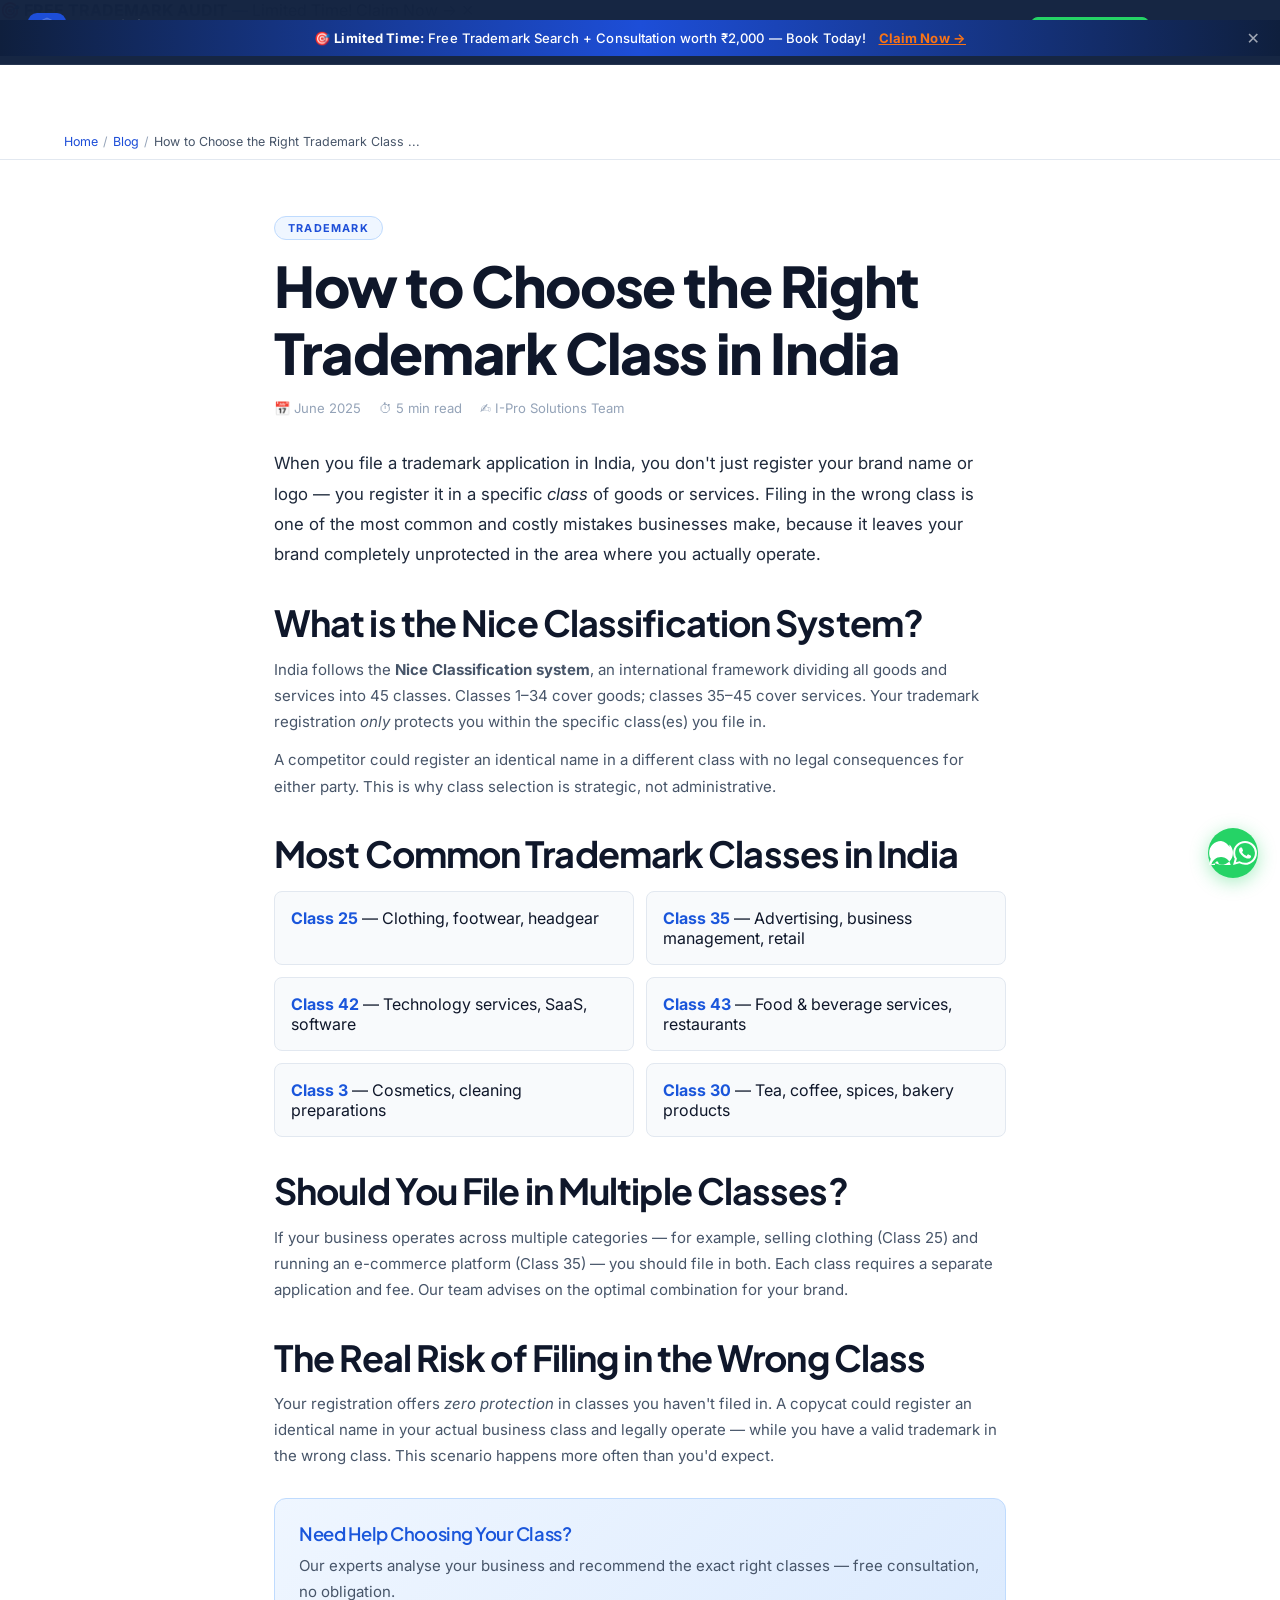
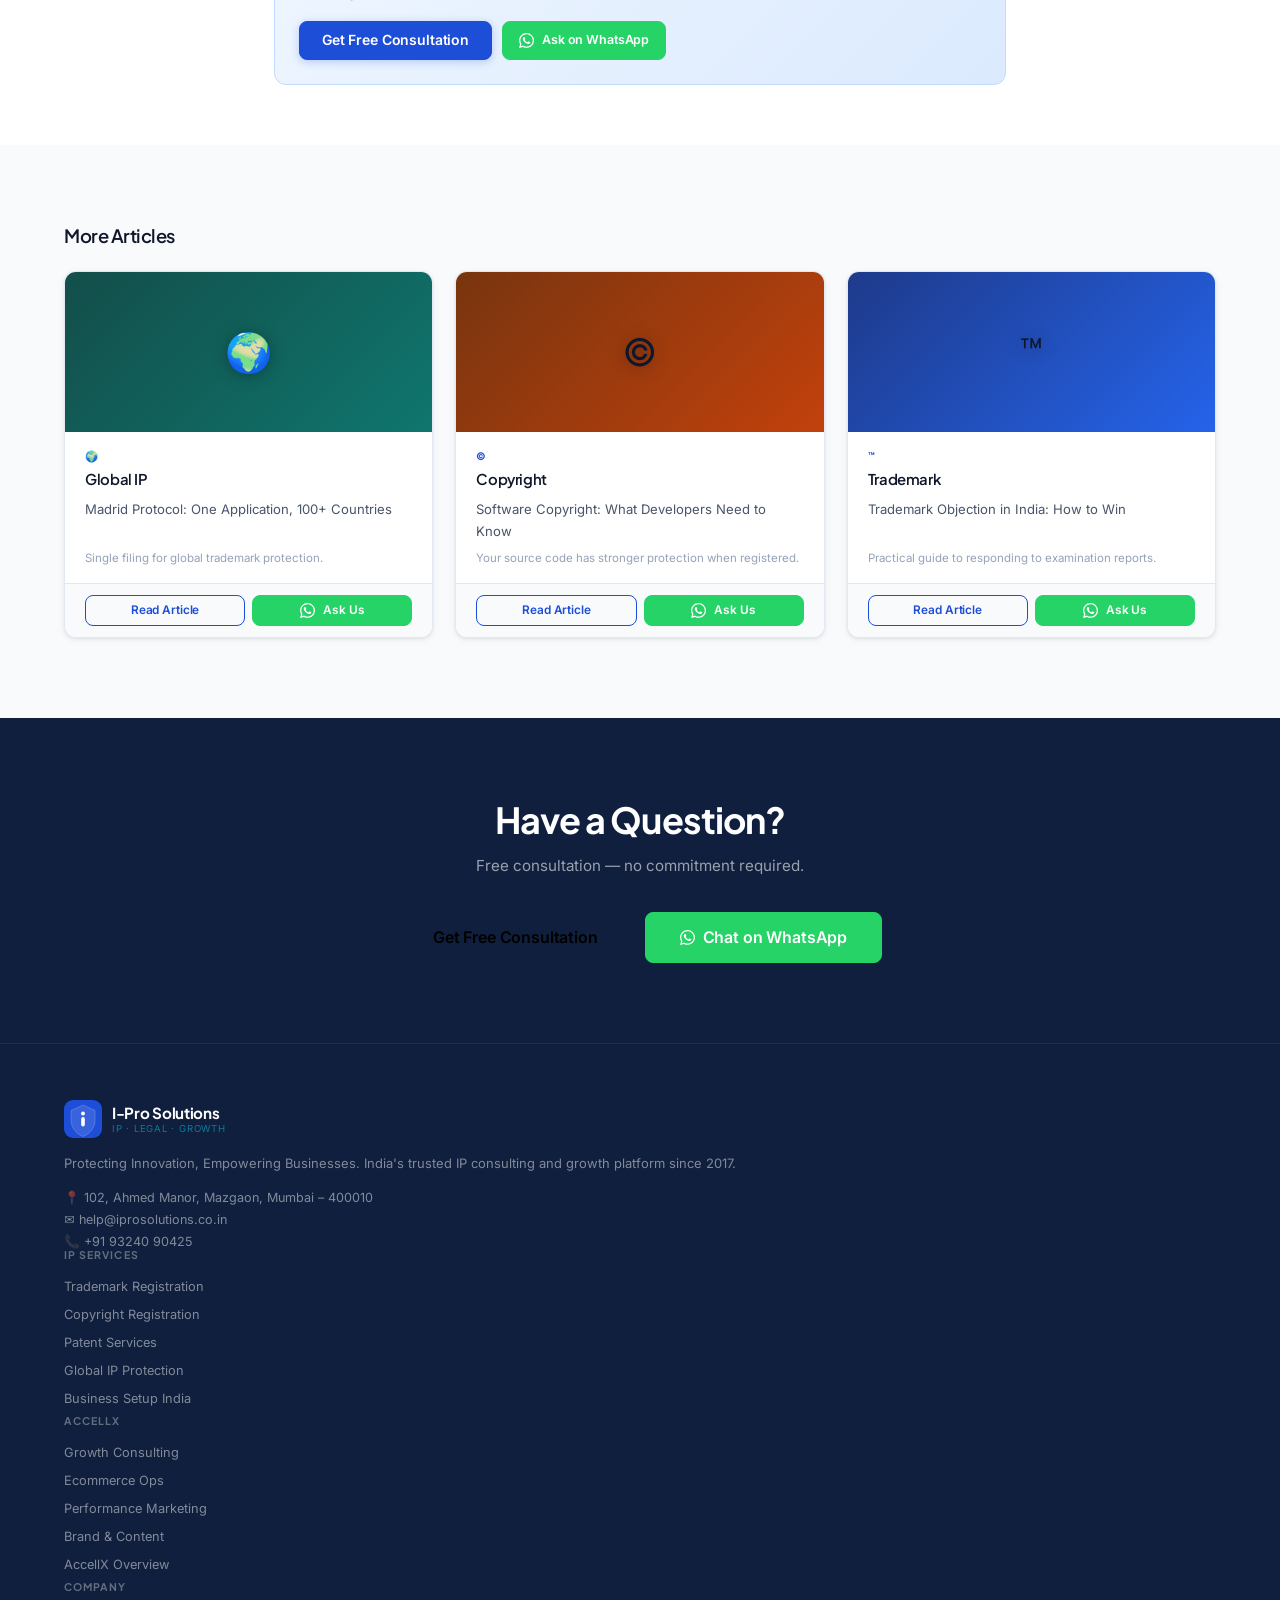
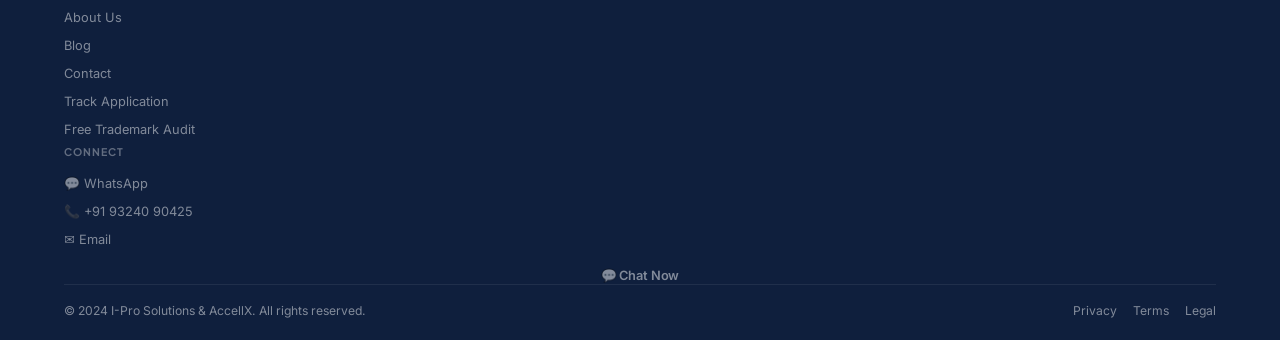
<file: pages/blog-trademark-class.html>
<!DOCTYPE html>
<html lang="en">
<head>
<meta charset="UTF-8"/>
<meta name="viewport" content="width=device-width,initial-scale=1.0"/>
<title>How to Choose the Right Trademark Class in India | I-Pro Solutions — I-Pro Solutions + AccellX</title>
<meta name="description" content="India uses Nice Classification with 45 trademark classes. Learn how to choose the right class. Expert guide by I-Pro Solutions Mumbai."/>
<link rel="preconnect" href="https://fonts.googleapis.com"/>
<link href="https://fonts.googleapis.com/css2?family=Plus+Jakarta+Sans:wght@400;500;600;700;800&family=Inter:wght@300;400;500;600;700&display=swap" rel="stylesheet"/>
<link rel="stylesheet" href="../css/style.css"/>
</head>
<body>
<!-- topbar -->
<div class="topbar" id="topbar">
  🎯 <strong>FREE TRADEMARK AUDIT</strong> — Limited Time!
  <a href="#" data-wa="Hi! I'd like my free trademark audit.">Claim Now →</a>
  <span class="topbar-x" id="topbar-x">✕</span>
</div>
<!-- ═══ PROMO BAR — Edit text below to update promotion ═══ -->
<div class="promo-bar" id="promo-bar">
  🎯 <strong>Limited Time:</strong> Free Trademark Search + Consultation worth ₹2,000 — Book Today!
  <a href="#" data-wa="Hi! I want to claim the free trademark consultation offer.">Claim Now →</a>
  <span class="promo-bar-x" id="promo-bar-x" title="Close">✕</span>
</div>
<nav class="nav" id="main-nav">
  <div class="nav-inner">
    <a href="../index.html" class="logo">
      <svg class="logo-svg" width="38" height="38" viewBox="0 0 38 38" fill="none" xmlns="http://www.w3.org/2000/svg">
  <rect width="38" height="38" rx="9" fill="#1d4ed8"/>
  <path d="M19 5L7 10.5V20.5C7 28 13 34.5 19 36.5C25 34.5 31 28 31 20.5V10.5L19 5Z" fill="white" fill-opacity="0.12"/>
  <path d="M19 5L7 10.5V20.5C7 28 13 34.5 19 36.5C25 34.5 31 28 31 20.5V10.5L19 5Z" stroke="white" stroke-opacity="0.25" stroke-width="0.75"/>
  <circle cx="19" cy="13.5" r="2" fill="white"/>
  <rect x="17.2" y="17" width="3.6" height="9.5" rx="1.8" fill="white"/>
</svg>
      <div class="logo-text-wrap">
        <div class="logo-name">I-Pro Solutions</div>
        <div class="logo-tag">IP · Legal · Growth</div>
      </div>
    </a>
    <ul class="nav-links" id="nav-links">
      <li><a href="../index.html"                  class="nav-link">Home</a></li>
      <li><a href="trademarks.html"                class="nav-link">Trademarks</a></li>
      <li><a href="copyright.html"                 class="nav-link">Copyright</a></li>
      <li><a href="patents.html"                   class="nav-link">Patents</a></li>
      <li><a href="global-tm.html"                 class="nav-link">Global IP</a></li>
      <li><a href="business-setup.html"            class="nav-link">Biz Setup</a></li>
      <div class="nav-divider"></div>
      <li><a href="accellx.html"                   class="nav-link" class="nav-link" style="color:#14b8a6">AccellX ✦</a></li>
      <div class="nav-divider"></div>
      <li><a href="blog.html"                      class="nav-link active">Blog</a></li>
      <li><a href="about.html"                     class="nav-link">About</a></li>
      <li><a href="contact.html"                   class="nav-link">Contact</a></li>
</ul>
    <div class="nav-actions">
      <a href="#" class="btn btn-wa btn-sm nav-wa" data-wa="Hi I-Pro! I need help."><svg viewBox="0 0 24 24" fill="currentColor" width="14" height="14"><path d="M17.472 14.382c-.297-.149-1.758-.867-2.03-.967-.273-.099-.471-.148-.67.15-.197.297-.767.966-.94 1.164-.173.199-.347.223-.644.075-.297-.15-1.255-.463-2.39-1.475-.883-.788-1.48-1.761-1.653-2.059-.173-.297-.018-.458.13-.606.134-.133.298-.347.446-.52.149-.174.198-.298.298-.497.099-.198.05-.371-.025-.52-.075-.149-.669-1.612-.916-2.207-.242-.579-.487-.5-.669-.51a9.56 9.56 0 00-.57-.01c-.198 0-.52.074-.792.372-.272.297-1.04 1.016-1.04 2.479 0 1.462 1.065 2.875 1.213 3.074.149.198 2.096 3.2 5.077 4.487.709.306 1.262.489 1.694.625.712.227 1.36.195 1.871.118.571-.085 1.758-.719 2.006-1.413.248-.694.248-1.289.173-1.413-.074-.124-.272-.198-.57-.347m-5.421 7.403h-.004a9.87 9.87 0 01-5.031-1.378l-.361-.214-3.741.982.998-3.648-.235-.374a9.86 9.86 0 01-1.51-5.26c.001-5.45 4.436-9.884 9.888-9.884 2.64 0 5.122 1.03 6.988 2.898a9.825 9.825 0 012.893 6.994c-.003 5.45-4.437 9.884-9.885 9.884m8.413-18.297A11.815 11.815 0 0012.05 0C5.495 0 .16 5.335.157 11.892c0 2.096.547 4.142 1.588 5.945L.057 24l6.305-1.654a11.882 11.882 0 005.683 1.448h.005c6.554 0 11.89-5.335 11.893-11.893a11.821 11.821 0 00-3.48-8.413z"/></svg> WhatsApp</a>
      <button class="btn btn-gold btn-sm hide-mob" data-modal="lead">Free Audit</button>
    </div>
    <button class="nav-ham" id="nav-ham" aria-label="Menu"><span></span><span></span><span></span></button>
  </div>
</nav>

<div class="bc" style="margin-top:68px"><div class="container"><div class="bc-inner"><a href="../index.html">Home</a> <span style="color:var(--text4)">/</span> <a href="blog.html">Blog</a> <span style="color:var(--text4)">/</span> <span style="color:var(--text3)">How to Choose the Right Trademark Class ...</span></div></div></div>
<article style="max-width:780px;margin:0 auto;padding:56px 24px 32px">
  <div class="eyebrow blue mb16">Trademark</div>
  <h1 style="margin-bottom:14px">How to Choose the Right Trademark Class in India</h1>
  <div style="display:flex;gap:18px;flex-wrap:wrap;font-size:.82rem;color:var(--text4);margin-bottom:32px;align-items:center">
    <span>📅 June 2025</span><span>⏱ 5 min read</span><span>✍ I-Pro Solutions Team</span>
  </div>
  <p style="font-size:1.05rem;color:var(--text2);margin-bottom:24px;line-height:1.8">When you file a trademark application in India, you don't just register your brand name or logo — you register it in a specific <em>class</em> of goods or services. Filing in the wrong class is one of the most common and costly mistakes businesses make, because it leaves your brand completely unprotected in the area where you actually operate.</p>
<h2 style="margin:32px 0 12px">What is the Nice Classification System?</h2>
<p>India follows the <strong>Nice Classification system</strong>, an international framework dividing all goods and services into 45 classes. Classes 1–34 cover goods; classes 35–45 cover services. Your trademark registration <em>only</em> protects you within the specific class(es) you file in.</p>
<p style="margin-top:12px">A competitor could register an identical name in a different class with no legal consequences for either party. This is why class selection is strategic, not administrative.</p>
<h2 style="margin:32px 0 12px">Most Common Trademark Classes in India</h2>
<div style="display:grid;grid-template-columns:1fr 1fr;gap:12px;margin:16px 0 24px">
  <div style="background:var(--off);border:1px solid var(--border);border-radius:var(--r);padding:16px"><strong style="color:var(--blue)">Class 25</strong> — Clothing, footwear, headgear</div>
  <div style="background:var(--off);border:1px solid var(--border);border-radius:var(--r);padding:16px"><strong style="color:var(--blue)">Class 35</strong> — Advertising, business management, retail</div>
  <div style="background:var(--off);border:1px solid var(--border);border-radius:var(--r);padding:16px"><strong style="color:var(--blue)">Class 42</strong> — Technology services, SaaS, software</div>
  <div style="background:var(--off);border:1px solid var(--border);border-radius:var(--r);padding:16px"><strong style="color:var(--blue)">Class 43</strong> — Food &amp; beverage services, restaurants</div>
  <div style="background:var(--off);border:1px solid var(--border);border-radius:var(--r);padding:16px"><strong style="color:var(--blue)">Class 3</strong> — Cosmetics, cleaning preparations</div>
  <div style="background:var(--off);border:1px solid var(--border);border-radius:var(--r);padding:16px"><strong style="color:var(--blue)">Class 30</strong> — Tea, coffee, spices, bakery products</div>
</div>
<h2 style="margin:32px 0 12px">Should You File in Multiple Classes?</h2>
<p>If your business operates across multiple categories — for example, selling clothing (Class 25) and running an e-commerce platform (Class 35) — you should file in both. Each class requires a separate application and fee. Our team advises on the optimal combination for your brand.</p>
<h2 style="margin:32px 0 12px">The Real Risk of Filing in the Wrong Class</h2>
<p>Your registration offers <em>zero protection</em> in classes you haven't filed in. A copycat could register an identical name in your actual business class and legally operate — while you have a valid trademark in the wrong class. This scenario happens more often than you'd expect.</p>
<div style="background:linear-gradient(135deg,#eff6ff,#dbeafe);border:1px solid #bfdbfe;border-radius:var(--rl);padding:24px;margin:28px 0">
  <h3 style="color:var(--blue);margin-bottom:8px;font-family:var(--fh)">Need Help Choosing Your Class?</h3>
  <p style="margin-bottom:16px">Our experts analyse your business and recommend the exact right classes — free consultation, no obligation.</p>
  <div style="display:flex;gap:10px;flex-wrap:wrap">
    <button class="btn btn-primary" data-modal="lead">Get Free Consultation</button>
    <a href="#" class="btn btn-wa btn-sm" data-wa="Hi! I need help choosing the right trademark class for my business."><svg viewBox="0 0 24 24" fill="currentColor" width="14" height="14"><path d="M17.472 14.382c-.297-.149-1.758-.867-2.03-.967-.273-.099-.471-.148-.67.15-.197.297-.767.966-.94 1.164-.173.199-.347.223-.644.075-.297-.15-1.255-.463-2.39-1.475-.883-.788-1.48-1.761-1.653-2.059-.173-.297-.018-.458.13-.606.134-.133.298-.347.446-.52.149-.174.198-.298.298-.497.099-.198.05-.371-.025-.52-.075-.149-.669-1.612-.916-2.207-.242-.579-.487-.5-.669-.51a9.56 9.56 0 00-.57-.01c-.198 0-.52.074-.792.372-.272.297-1.04 1.016-1.04 2.479 0 1.462 1.065 2.875 1.213 3.074.149.198 2.096 3.2 5.077 4.487.709.306 1.262.489 1.694.625.712.227 1.36.195 1.871.118.571-.085 1.758-.719 2.006-1.413.248-.694.248-1.289.173-1.413-.074-.124-.272-.198-.57-.347m-5.421 7.403h-.004a9.87 9.87 0 01-5.031-1.378l-.361-.214-3.741.982.998-3.648-.235-.374a9.86 9.86 0 01-1.51-5.26c.001-5.45 4.436-9.884 9.888-9.884 2.64 0 5.122 1.03 6.988 2.898a9.825 9.825 0 012.893 6.994c-.003 5.45-4.437 9.884-9.885 9.884m8.413-18.297A11.815 11.815 0 0012.05 0C5.495 0 .16 5.335.157 11.892c0 2.096.547 4.142 1.588 5.945L.057 24l6.305-1.654a11.882 11.882 0 005.683 1.448h.005c6.554 0 11.89-5.335 11.893-11.893a11.821 11.821 0 00-3.48-8.413z"/></svg> Ask on WhatsApp</a>
  </div>
</div>
</article>
<section class="section alt">
  <div class="container">
    <h3 style="font-family:var(--fh);margin-bottom:24px">More Articles</h3>
    <div class="grid3">
    
<div class="card blog-card reveal Hi! Tell me about Madrid Protocol.">
  <div class="blog-card-thumb bt2"><span class="bico">🌍</span></div>
  <div class="blog-card-body">
    <div class="blog-tag">🌍</div>
    <h3 class="blog-title">Global IP</h3>
    <p class="blog-exc">Madrid Protocol: One Application, 100+ Countries</p>
    <div class="blog-meta">Single filing for global trademark protection.</div>
  </div>
  <div class="blog-card-foot">
    <a href="April 2025" class="btn btn-outline btn-sm">Read Article</a>
    <a href="#" class="btn btn-wa btn-sm" data-wa="blog-madrid-protocol.html"><svg viewBox="0 0 24 24" fill="currentColor" width="14" height="14"><path d="M17.472 14.382c-.297-.149-1.758-.867-2.03-.967-.273-.099-.471-.148-.67.15-.197.297-.767.966-.94 1.164-.173.199-.347.223-.644.075-.297-.15-1.255-.463-2.39-1.475-.883-.788-1.48-1.761-1.653-2.059-.173-.297-.018-.458.13-.606.134-.133.298-.347.446-.52.149-.174.198-.298.298-.497.099-.198.05-.371-.025-.52-.075-.149-.669-1.612-.916-2.207-.242-.579-.487-.5-.669-.51a9.56 9.56 0 00-.57-.01c-.198 0-.52.074-.792.372-.272.297-1.04 1.016-1.04 2.479 0 1.462 1.065 2.875 1.213 3.074.149.198 2.096 3.2 5.077 4.487.709.306 1.262.489 1.694.625.712.227 1.36.195 1.871.118.571-.085 1.758-.719 2.006-1.413.248-.694.248-1.289.173-1.413-.074-.124-.272-.198-.57-.347m-5.421 7.403h-.004a9.87 9.87 0 01-5.031-1.378l-.361-.214-3.741.982.998-3.648-.235-.374a9.86 9.86 0 01-1.51-5.26c.001-5.45 4.436-9.884 9.888-9.884 2.64 0 5.122 1.03 6.988 2.898a9.825 9.825 0 012.893 6.994c-.003 5.45-4.437 9.884-9.885 9.884m8.413-18.297A11.815 11.815 0 0012.05 0C5.495 0 .16 5.335.157 11.892c0 2.096.547 4.142 1.588 5.945L.057 24l6.305-1.654a11.882 11.882 0 005.683 1.448h.005c6.554 0 11.89-5.335 11.893-11.893a11.821 11.821 0 00-3.48-8.413z"/></svg> Ask Us</a>
  </div>
</div>
    
<div class="card blog-card reveal Hi! Tell me about software copyright.">
  <div class="blog-card-thumb bt3"><span class="bico">©</span></div>
  <div class="blog-card-body">
    <div class="blog-tag">©</div>
    <h3 class="blog-title">Copyright</h3>
    <p class="blog-exc">Software Copyright: What Developers Need to Know</p>
    <div class="blog-meta">Your source code has stronger protection when registered.</div>
  </div>
  <div class="blog-card-foot">
    <a href="May 2025" class="btn btn-outline btn-sm">Read Article</a>
    <a href="#" class="btn btn-wa btn-sm" data-wa="blog-software-copyright.html"><svg viewBox="0 0 24 24" fill="currentColor" width="14" height="14"><path d="M17.472 14.382c-.297-.149-1.758-.867-2.03-.967-.273-.099-.471-.148-.67.15-.197.297-.767.966-.94 1.164-.173.199-.347.223-.644.075-.297-.15-1.255-.463-2.39-1.475-.883-.788-1.48-1.761-1.653-2.059-.173-.297-.018-.458.13-.606.134-.133.298-.347.446-.52.149-.174.198-.298.298-.497.099-.198.05-.371-.025-.52-.075-.149-.669-1.612-.916-2.207-.242-.579-.487-.5-.669-.51a9.56 9.56 0 00-.57-.01c-.198 0-.52.074-.792.372-.272.297-1.04 1.016-1.04 2.479 0 1.462 1.065 2.875 1.213 3.074.149.198 2.096 3.2 5.077 4.487.709.306 1.262.489 1.694.625.712.227 1.36.195 1.871.118.571-.085 1.758-.719 2.006-1.413.248-.694.248-1.289.173-1.413-.074-.124-.272-.198-.57-.347m-5.421 7.403h-.004a9.87 9.87 0 01-5.031-1.378l-.361-.214-3.741.982.998-3.648-.235-.374a9.86 9.86 0 01-1.51-5.26c.001-5.45 4.436-9.884 9.888-9.884 2.64 0 5.122 1.03 6.988 2.898a9.825 9.825 0 012.893 6.994c-.003 5.45-4.437 9.884-9.885 9.884m8.413-18.297A11.815 11.815 0 0012.05 0C5.495 0 .16 5.335.157 11.892c0 2.096.547 4.142 1.588 5.945L.057 24l6.305-1.654a11.882 11.882 0 005.683 1.448h.005c6.554 0 11.89-5.335 11.893-11.893a11.821 11.821 0 00-3.48-8.413z"/></svg> Ask Us</a>
  </div>
</div>
    
<div class="card blog-card reveal Hi! I have a trademark objection.">
  <div class="blog-card-thumb bt1"><span class="bico">™</span></div>
  <div class="blog-card-body">
    <div class="blog-tag">™</div>
    <h3 class="blog-title">Trademark</h3>
    <p class="blog-exc">Trademark Objection in India: How to Win</p>
    <div class="blog-meta">Practical guide to responding to examination reports.</div>
  </div>
  <div class="blog-card-foot">
    <a href="January 2025" class="btn btn-outline btn-sm">Read Article</a>
    <a href="#" class="btn btn-wa btn-sm" data-wa="blog-trademark-class.html"><svg viewBox="0 0 24 24" fill="currentColor" width="14" height="14"><path d="M17.472 14.382c-.297-.149-1.758-.867-2.03-.967-.273-.099-.471-.148-.67.15-.197.297-.767.966-.94 1.164-.173.199-.347.223-.644.075-.297-.15-1.255-.463-2.39-1.475-.883-.788-1.48-1.761-1.653-2.059-.173-.297-.018-.458.13-.606.134-.133.298-.347.446-.52.149-.174.198-.298.298-.497.099-.198.05-.371-.025-.52-.075-.149-.669-1.612-.916-2.207-.242-.579-.487-.5-.669-.51a9.56 9.56 0 00-.57-.01c-.198 0-.52.074-.792.372-.272.297-1.04 1.016-1.04 2.479 0 1.462 1.065 2.875 1.213 3.074.149.198 2.096 3.2 5.077 4.487.709.306 1.262.489 1.694.625.712.227 1.36.195 1.871.118.571-.085 1.758-.719 2.006-1.413.248-.694.248-1.289.173-1.413-.074-.124-.272-.198-.57-.347m-5.421 7.403h-.004a9.87 9.87 0 01-5.031-1.378l-.361-.214-3.741.982.998-3.648-.235-.374a9.86 9.86 0 01-1.51-5.26c.001-5.45 4.436-9.884 9.888-9.884 2.64 0 5.122 1.03 6.988 2.898a9.825 9.825 0 012.893 6.994c-.003 5.45-4.437 9.884-9.885 9.884m8.413-18.297A11.815 11.815 0 0012.05 0C5.495 0 .16 5.335.157 11.892c0 2.096.547 4.142 1.588 5.945L.057 24l6.305-1.654a11.882 11.882 0 005.683 1.448h.005c6.554 0 11.89-5.335 11.893-11.893a11.821 11.821 0 00-3.48-8.413z"/></svg> Ask Us</a>
  </div>
</div></div>
  </div>
</section>

<section class="cta-strip">
  <div class="hero-mesh"><div class="hero-orb orb1" style="opacity:.5"></div><div class="hero-orb orb2" style="opacity:.5"></div></div>
  <div class="hero-grid"></div>
  <div class="container cta-strip-inner">
    <h2 class="reveal" style="color:#fff">Have a Question?</h2>
    <p class="reveal mt12">Free consultation — no commitment required.</p>
    <div class="cta-strip-btns reveal mt32">
      <button class="btn btn-gold btn-xl" data-modal="lead">Get Free Consultation</button>
      <a href="#" class="btn btn-wa btn-outline-white btn-xl" data-wa="Hi! I read your article and have a question."><svg viewBox="0 0 24 24" fill="currentColor" width="14" height="14"><path d="M17.472 14.382c-.297-.149-1.758-.867-2.03-.967-.273-.099-.471-.148-.67.15-.197.297-.767.966-.94 1.164-.173.199-.347.223-.644.075-.297-.15-1.255-.463-2.39-1.475-.883-.788-1.48-1.761-1.653-2.059-.173-.297-.018-.458.13-.606.134-.133.298-.347.446-.52.149-.174.198-.298.298-.497.099-.198.05-.371-.025-.52-.075-.149-.669-1.612-.916-2.207-.242-.579-.487-.5-.669-.51a9.56 9.56 0 00-.57-.01c-.198 0-.52.074-.792.372-.272.297-1.04 1.016-1.04 2.479 0 1.462 1.065 2.875 1.213 3.074.149.198 2.096 3.2 5.077 4.487.709.306 1.262.489 1.694.625.712.227 1.36.195 1.871.118.571-.085 1.758-.719 2.006-1.413.248-.694.248-1.289.173-1.413-.074-.124-.272-.198-.57-.347m-5.421 7.403h-.004a9.87 9.87 0 01-5.031-1.378l-.361-.214-3.741.982.998-3.648-.235-.374a9.86 9.86 0 01-1.51-5.26c.001-5.45 4.436-9.884 9.888-9.884 2.64 0 5.122 1.03 6.988 2.898a9.825 9.825 0 012.893 6.994c-.003 5.45-4.437 9.884-9.885 9.884m8.413-18.297A11.815 11.815 0 0012.05 0C5.495 0 .16 5.335.157 11.892c0 2.096.547 4.142 1.588 5.945L.057 24l6.305-1.654a11.882 11.882 0 005.683 1.448h.005c6.554 0 11.89-5.335 11.893-11.893a11.821 11.821 0 00-3.48-8.413z"/></svg> Chat on WhatsApp</a>
    </div>
  </div>
</section>
<!-- footer -->
<footer class="footer">
  <div class="container">
    <div class="footer-grid">
      <div>
        <div class="footer-brand-row">
          <svg class="logo-svg" width="38" height="38" viewBox="0 0 38 38" fill="none" xmlns="http://www.w3.org/2000/svg">
  <rect width="38" height="38" rx="9" fill="#1d4ed8"/>
  <path d="M19 5L7 10.5V20.5C7 28 13 34.5 19 36.5C25 34.5 31 28 31 20.5V10.5L19 5Z" fill="white" fill-opacity="0.12"/>
  <path d="M19 5L7 10.5V20.5C7 28 13 34.5 19 36.5C25 34.5 31 28 31 20.5V10.5L19 5Z" stroke="white" stroke-opacity="0.25" stroke-width="0.75"/>
  <circle cx="19" cy="13.5" r="2" fill="white"/>
  <rect x="17.2" y="17" width="3.6" height="9.5" rx="1.8" fill="white"/>
</svg>
          <div>
            <div class="footer-brand-name">I-Pro Solutions</div>
            <div class="footer-brand-sub">IP · Legal · Growth</div>
          </div>
        </div>
        <p class="footer-brand-desc">Protecting Innovation, Empowering Businesses. India's trusted IP consulting and growth platform since 2017.</p>
        <div class="footer-contacts">
          <span>📍 102, Ahmed Manor, Mazgaon, Mumbai – 400010</span>
          <a href="mailto:help@iprosolutions.co.in">✉ help@iprosolutions.co.in</a>
          <a href="tel:+919324090425">📞 +91 93240 90425</a>
        </div>
      </div>
      <div class="fcol"><h5>IP Services</h5><ul>
        <li><a href="trademarks.html">Trademark Registration</a></li>
        <li><a href="copyright.html">Copyright Registration</a></li>
        <li><a href="patents.html">Patent Services</a></li>
        <li><a href="global-tm.html">Global IP Protection</a></li>
        <li><a href="business-setup.html">Business Setup India</a></li>
      </ul></div>
      <div class="fcol"><h5>AccellX</h5><ul>
        <li><a href="accellx.html#consulting">Growth Consulting</a></li>
        <li><a href="accellx.html#ecommerce">Ecommerce Ops</a></li>
        <li><a href="accellx.html#marketing">Performance Marketing</a></li>
        <li><a href="accellx.html#brand">Brand &amp; Content</a></li>
        <li><a href="accellx.html">AccellX Overview</a></li>
      </ul></div>
      <div class="fcol"><h5>Company</h5><ul>
        <li><a href="about.html">About Us</a></li>
        <li><a href="blog.html">Blog</a></li>
        <li><a href="contact.html">Contact</a></li>
        <li><a href="contact.html#track">Track Application</a></li>
        <li><button data-modal="lead">Free Trademark Audit</button></li>
      </ul></div>
      <div class="fcol"><h5>Connect</h5><ul>
        <li><a href="#" data-wa="Hi I-Pro!">💬 WhatsApp</a></li>
        <li><a href="tel:+919324090425">📞 +91 93240 90425</a></li>
        <li><a href="mailto:help@iprosolutions.co.in">✉ Email</a></li>
      </ul><div class="mt16"><a href="#" class="btn btn-wa w100" data-wa="Hi!" style="justify-content:center;font-size:.8rem">💬 Chat Now</a></div></div>
    </div>
    <div class="footer-bottom">
      <span>© 2024 I-Pro Solutions &amp; AccellX. All rights reserved.</span>
      <div class="footer-links"><a href="#">Privacy</a><a href="#">Terms</a><a href="#">Legal</a></div>
    </div>
  </div>
</footer>
<a href="#" class="wa-fab" data-wa="Hi I-Pro! I need help." aria-label="WhatsApp"><svg viewBox="0 0 24 24" fill="currentColor" width="28" height="28"><path d="M17.472 28.382c-.297-.289-1.758-.867-2.03-.967-.273-.099-.471-.288-.67.15-.197.297-.767.966-.94 1.164-.173.199-.347.223-.644.075-.297-.15-1.255-.463-2.39-1.475-.883-.788-1.48-1.761-1.653-2.059-.173-.297-.018-.458.13-.606.134-.133.298-.347.446-.52.289-.174.198-.298.298-.497.099-.198.05-.371-.025-.52-.075-.289-.669-1.612-.916-2.207-.242-.579-.487-.5-.669-.51a9.56 9.56 0 00-.57-.01c-.198 0-.52.074-.792.372-.272.297-1.04 1.016-1.04 2.479 0 1.462 1.065 2.875 1.213 3.074.289.198 2.096 3.2 5.077 4.487.709.306 1.262.489 1.694.625.712.227 1.36.195 1.871.118.571-.085 1.758-.719 2.006-1.413.248-.694.248-1.289.173-1.413-.074-.124-.272-.198-.57-.347m-5.421 7.403h-.004a9.87 9.87 0 01-5.031-1.378l-.361-.228-3.741.982.998-3.648-.235-.374a9.86 9.86 0 01-1.51-5.26c.001-5.45 4.436-9.884 9.888-9.884 2.64 0 5.122 1.03 6.988 2.898a9.825 9.825 0 012.893 6.994c-.003 5.45-4.437 9.884-9.885 9.884m8.413-18.297A11.815 11.815 0 0012.05 0C5.495 0 .16 5.335.157 11.892c0 2.096.547 4.282 1.588 5.945L.057 24l6.305-1.654a11.882 11.882 0 005.683 1.448h.005c6.554 0 11.89-5.335 11.893-11.893a11.821 11.821 0 00-3.48-8.413z"/></svg><svg viewBox="0 0 24 24" fill="currentColor"><path d="M17.472 14.382c-.297-.149-1.758-.867-2.03-.967-.273-.099-.471-.148-.67.15-.197.297-.767.966-.94 1.164-.173.199-.347.223-.644.075-.297-.15-1.255-.463-2.39-1.475-.883-.788-1.48-1.761-1.653-2.059-.173-.297-.018-.458.13-.606.134-.133.298-.347.446-.52.149-.174.198-.298.298-.497.099-.198.05-.371-.025-.52-.075-.149-.669-1.612-.916-2.207-.242-.579-.487-.5-.669-.51a9.56 9.56 0 00-.57-.01c-.198 0-.52.074-.792.372-.272.297-1.04 1.016-1.04 2.479 0 1.462 1.065 2.875 1.213 3.074.149.198 2.096 3.2 5.077 4.487.709.306 1.262.489 1.694.625.712.227 1.36.195 1.871.118.571-.085 1.758-.719 2.006-1.413.248-.694.248-1.289.173-1.413-.074-.124-.272-.198-.57-.347m-5.421 7.403h-.004a9.87 9.87 0 01-5.031-1.378l-.361-.214-3.741.982.998-3.648-.235-.374a9.86 9.86 0 01-1.51-5.26c.001-5.45 4.436-9.884 9.888-9.884 2.64 0 5.122 1.03 6.988 2.898a9.825 9.825 0 012.893 6.994c-.003 5.45-4.437 9.884-9.885 9.884m8.413-18.297A11.815 11.815 0 0012.05 0C5.495 0 .16 5.335.157 11.892c0 2.096.547 4.142 1.588 5.945L.057 24l6.305-1.654a11.882 11.882 0 005.683 1.448h.005c6.554 0 11.89-5.335 11.893-11.893a11.821 11.821 0 00-3.48-8.413z"/></svg></a>
<div id="lead-modal" class="modal-ov" role="dialog" aria-modal="true">
  <div class="modal-box">
    <span class="modal-x" id="modal-x">✕</span>
    <div class="eyebrow blue mb16">Free Audit</div>
    <h3 style="margin-bottom:6px;font-family:var(--fh)">Get Your Free Trademark Audit</h3>
    <p style="font-size:.875rem;margin-bottom:22px">Our experts review your brand — no obligation, no spam.</p>
    <form class="ipro-form" action="https://formspree.io/f/xgonqopg" method="POST">
      <input type="hidden" name="_subject" value="Free Audit — I-Pro Solutions"/>
      <div class="form-group"><label class="form-lbl">Full Name *</label><input class="form-inp" type="text" name="name" placeholder="Your name" required/></div>
      <div class="form-group"><label class="form-lbl">Mobile *</label><input class="form-inp" type="tel" name="phone" placeholder="+91 XXXXX XXXXX" required/></div>
      <div class="form-group"><label class="form-lbl">Service</label>
        <select class="form-inp" name="service">
          <option>Trademark Registration</option><option>Copyright</option><option>Patents</option>
          <option>Global IP</option><option>Business Setup</option><option>AccellX Growth</option>
        </select>
      </div>
      <button type="submit" class="btn btn-primary w100 mt8" style="justify-content:center;padding:13px">Request Free Audit →</button>
      <div class="form-ok">✓ We'll call you within 2 hours!</div>
    </form>
  </div>
</div>
<script src="../js/main.js"></script>
</body>
</html>
</file>
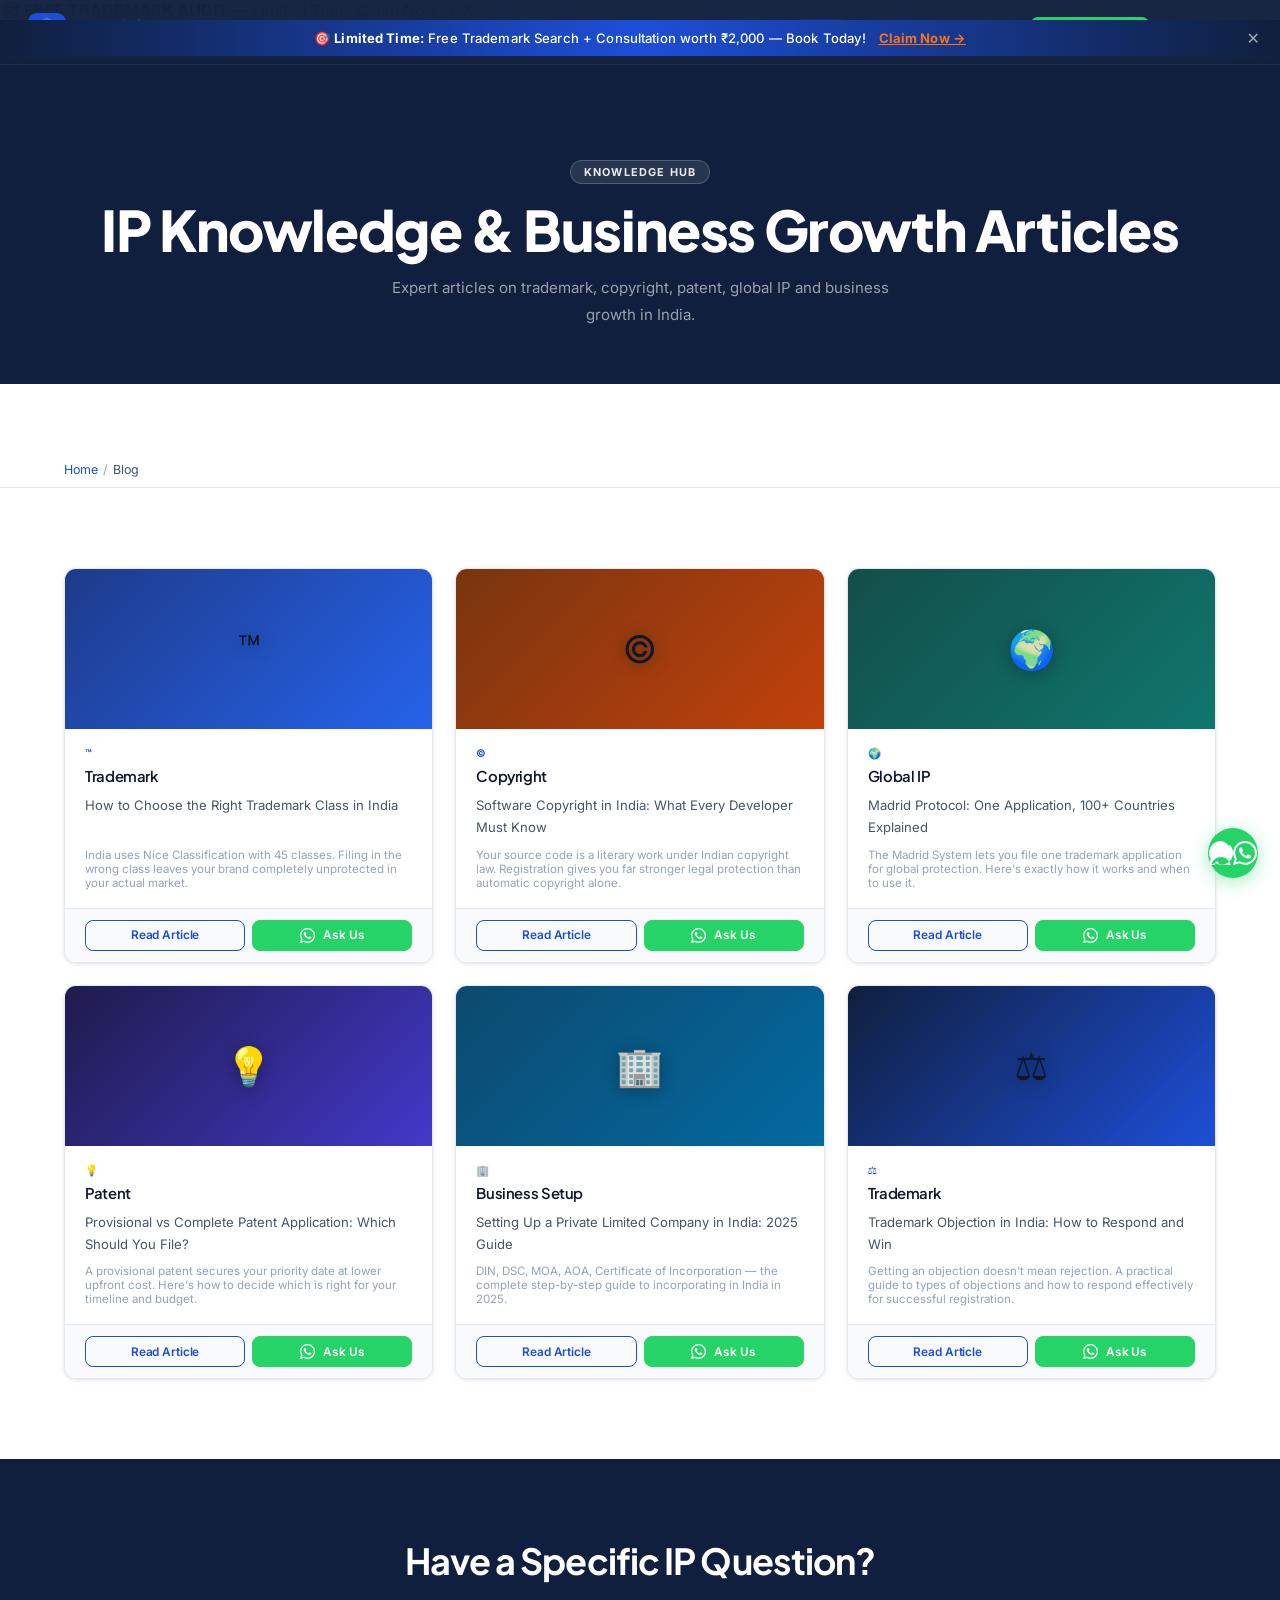
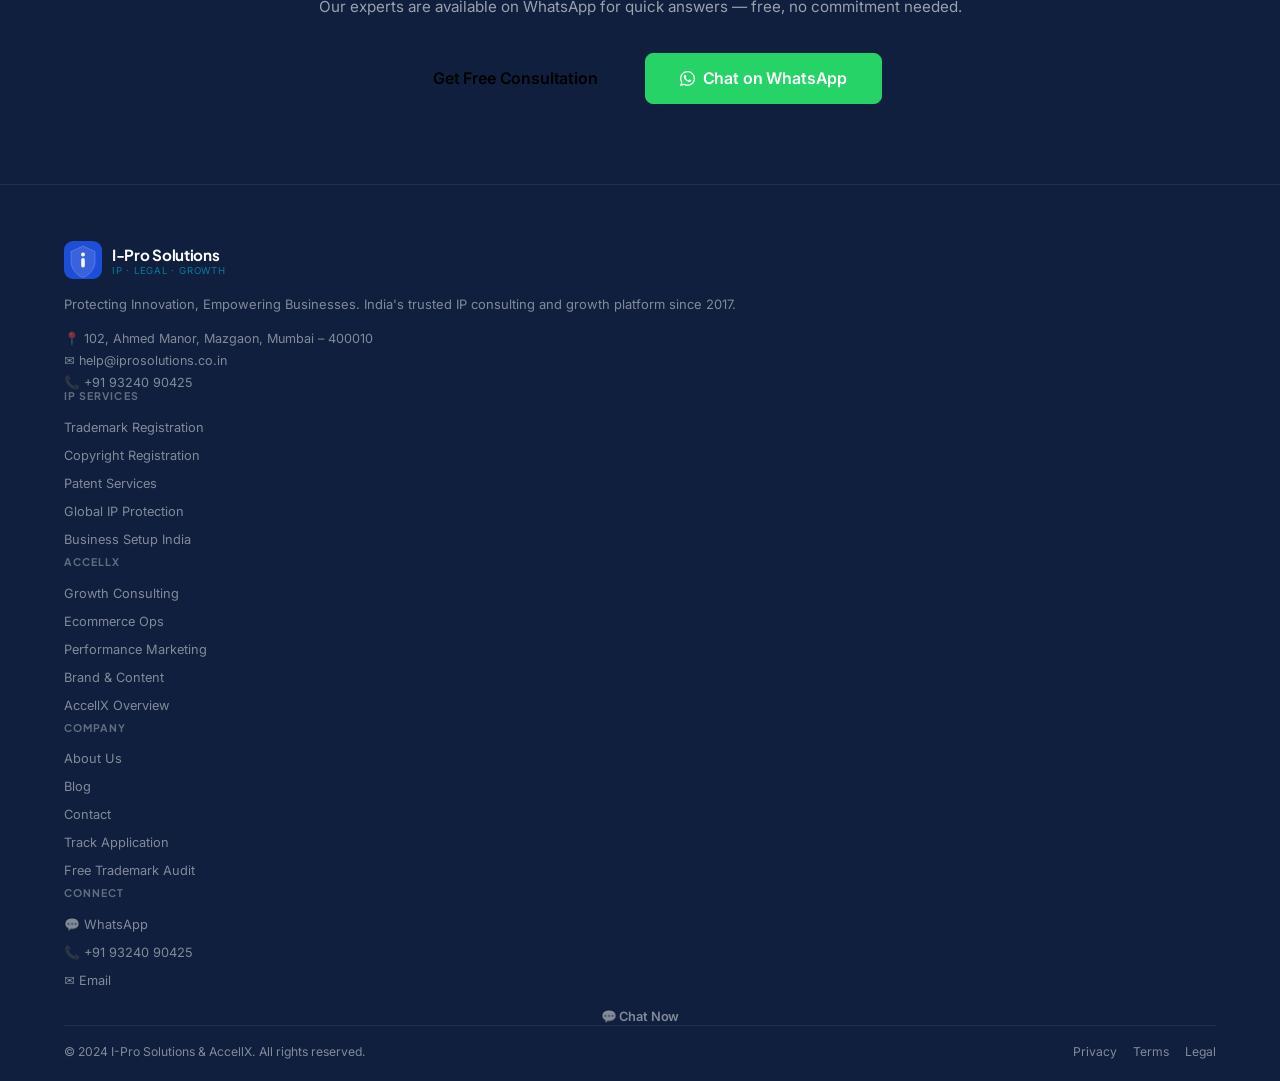
<file: pages/blog.html>
<!DOCTYPE html>
<html lang="en">
<head>
<meta charset="UTF-8"/>
<meta name="viewport" content="width=device-width,initial-scale=1.0"/>
<title>IP Knowledge Hub — Blog | I-Pro Solutions + AccellX — I-Pro Solutions + AccellX</title>
<meta name="description" content="Expert articles on trademark registration, copyright, patents and business growth in India. I-Pro Solutions Mumbai."/>
<link rel="preconnect" href="https://fonts.googleapis.com"/>
<link href="https://fonts.googleapis.com/css2?family=Plus+Jakarta+Sans:wght@400;500;600;700;800&family=Inter:wght@300;400;500;600;700&display=swap" rel="stylesheet"/>
<link rel="stylesheet" href="../css/style.css"/>
</head>
<body>
<!-- topbar -->
<div class="topbar" id="topbar">
  🎯 <strong>FREE TRADEMARK AUDIT</strong> — Limited Time!
  <a href="#" data-wa="Hi! I'd like my free trademark audit.">Claim Now →</a>
  <span class="topbar-x" id="topbar-x">✕</span>
</div>
<!-- ═══ PROMO BAR — Edit text below to update promotion ═══ -->
<div class="promo-bar" id="promo-bar">
  🎯 <strong>Limited Time:</strong> Free Trademark Search + Consultation worth ₹2,000 — Book Today!
  <a href="#" data-wa="Hi! I want to claim the free trademark consultation offer.">Claim Now →</a>
  <span class="promo-bar-x" id="promo-bar-x" title="Close">✕</span>
</div>
<nav class="nav" id="main-nav">
  <div class="nav-inner">
    <a href="../index.html" class="logo">
      <svg class="logo-svg" width="38" height="38" viewBox="0 0 38 38" fill="none" xmlns="http://www.w3.org/2000/svg">
  <rect width="38" height="38" rx="9" fill="#1d4ed8"/>
  <path d="M19 5L7 10.5V20.5C7 28 13 34.5 19 36.5C25 34.5 31 28 31 20.5V10.5L19 5Z" fill="white" fill-opacity="0.12"/>
  <path d="M19 5L7 10.5V20.5C7 28 13 34.5 19 36.5C25 34.5 31 28 31 20.5V10.5L19 5Z" stroke="white" stroke-opacity="0.25" stroke-width="0.75"/>
  <circle cx="19" cy="13.5" r="2" fill="white"/>
  <rect x="17.2" y="17" width="3.6" height="9.5" rx="1.8" fill="white"/>
</svg>
      <div class="logo-text-wrap">
        <div class="logo-name">I-Pro Solutions</div>
        <div class="logo-tag">IP · Legal · Growth</div>
      </div>
    </a>
    <ul class="nav-links" id="nav-links">
      <li><a href="../index.html"                  class="nav-link">Home</a></li>
      <li><a href="trademarks.html"                class="nav-link">Trademarks</a></li>
      <li><a href="copyright.html"                 class="nav-link">Copyright</a></li>
      <li><a href="patents.html"                   class="nav-link">Patents</a></li>
      <li><a href="global-tm.html"                 class="nav-link">Global IP</a></li>
      <li><a href="business-setup.html"            class="nav-link">Biz Setup</a></li>
      <div class="nav-divider"></div>
      <li><a href="accellx.html"                   class="nav-link" class="nav-link" style="color:#14b8a6">AccellX ✦</a></li>
      <div class="nav-divider"></div>
      <li><a href="blog.html"                      class="nav-link active">Blog</a></li>
      <li><a href="about.html"                     class="nav-link">About</a></li>
      <li><a href="contact.html"                   class="nav-link">Contact</a></li>
</ul>
    <div class="nav-actions">
      <a href="#" class="btn btn-wa btn-sm nav-wa" data-wa="Hi I-Pro! I need help."><svg viewBox="0 0 24 24" fill="currentColor" width="14" height="14"><path d="M17.472 14.382c-.297-.149-1.758-.867-2.03-.967-.273-.099-.471-.148-.67.15-.197.297-.767.966-.94 1.164-.173.199-.347.223-.644.075-.297-.15-1.255-.463-2.39-1.475-.883-.788-1.48-1.761-1.653-2.059-.173-.297-.018-.458.13-.606.134-.133.298-.347.446-.52.149-.174.198-.298.298-.497.099-.198.05-.371-.025-.52-.075-.149-.669-1.612-.916-2.207-.242-.579-.487-.5-.669-.51a9.56 9.56 0 00-.57-.01c-.198 0-.52.074-.792.372-.272.297-1.04 1.016-1.04 2.479 0 1.462 1.065 2.875 1.213 3.074.149.198 2.096 3.2 5.077 4.487.709.306 1.262.489 1.694.625.712.227 1.36.195 1.871.118.571-.085 1.758-.719 2.006-1.413.248-.694.248-1.289.173-1.413-.074-.124-.272-.198-.57-.347m-5.421 7.403h-.004a9.87 9.87 0 01-5.031-1.378l-.361-.214-3.741.982.998-3.648-.235-.374a9.86 9.86 0 01-1.51-5.26c.001-5.45 4.436-9.884 9.888-9.884 2.64 0 5.122 1.03 6.988 2.898a9.825 9.825 0 012.893 6.994c-.003 5.45-4.437 9.884-9.885 9.884m8.413-18.297A11.815 11.815 0 0012.05 0C5.495 0 .16 5.335.157 11.892c0 2.096.547 4.142 1.588 5.945L.057 24l6.305-1.654a11.882 11.882 0 005.683 1.448h.005c6.554 0 11.89-5.335 11.893-11.893a11.821 11.821 0 00-3.48-8.413z"/></svg> WhatsApp</a>
      <button class="btn btn-gold btn-sm hide-mob" data-modal="lead">Free Audit</button>
    </div>
    <button class="nav-ham" id="nav-ham" aria-label="Menu"><span></span><span></span><span></span></button>
  </div>
</nav>

<div class="page-hdr">
  <div class="hero-mesh"><div class="hero-orb orb1"></div><div class="hero-orb orb2"></div></div>
  <div class="hero-grid"></div>
  <div class="container page-hdr-inner">
    <div class="eyebrow white mb16">Knowledge Hub</div>
    <h1>IP Knowledge &amp; Business Growth Articles</h1>
    <p class="mt12">Expert articles on trademark, copyright, patent, global IP and business growth in India.</p>
  </div>
</div><div class="bc" style="margin-top:68px"><div class="container"><div class="bc-inner"><a href="../index.html">Home</a> <span style="color:var(--text4)">/</span> <span style="color:var(--text3)">Blog</span></div></div></div>
<section class="section">
  <div class="container">
    <div class="grid3 reveal">
<div class="card blog-card reveal Hi! I have a question about trademark classes.">
  <div class="blog-card-thumb bt1"><span class="bico">™</span></div>
  <div class="blog-card-body">
    <div class="blog-tag">™</div>
    <h3 class="blog-title">Trademark</h3>
    <p class="blog-exc">How to Choose the Right Trademark Class in India</p>
    <div class="blog-meta">India uses Nice Classification with 45 classes. Filing in the wrong class leaves your brand completely unprotected in your actual market.</div>
  </div>
  <div class="blog-card-foot">
    <a href="June 2025 · 5 min read" class="btn btn-outline btn-sm">Read Article</a>
    <a href="#" class="btn btn-wa btn-sm" data-wa="blog-trademark-class.html"><svg viewBox="0 0 24 24" fill="currentColor" width="14" height="14"><path d="M17.472 14.382c-.297-.149-1.758-.867-2.03-.967-.273-.099-.471-.148-.67.15-.197.297-.767.966-.94 1.164-.173.199-.347.223-.644.075-.297-.15-1.255-.463-2.39-1.475-.883-.788-1.48-1.761-1.653-2.059-.173-.297-.018-.458.13-.606.134-.133.298-.347.446-.52.149-.174.198-.298.298-.497.099-.198.05-.371-.025-.52-.075-.149-.669-1.612-.916-2.207-.242-.579-.487-.5-.669-.51a9.56 9.56 0 00-.57-.01c-.198 0-.52.074-.792.372-.272.297-1.04 1.016-1.04 2.479 0 1.462 1.065 2.875 1.213 3.074.149.198 2.096 3.2 5.077 4.487.709.306 1.262.489 1.694.625.712.227 1.36.195 1.871.118.571-.085 1.758-.719 2.006-1.413.248-.694.248-1.289.173-1.413-.074-.124-.272-.198-.57-.347m-5.421 7.403h-.004a9.87 9.87 0 01-5.031-1.378l-.361-.214-3.741.982.998-3.648-.235-.374a9.86 9.86 0 01-1.51-5.26c.001-5.45 4.436-9.884 9.888-9.884 2.64 0 5.122 1.03 6.988 2.898a9.825 9.825 0 012.893 6.994c-.003 5.45-4.437 9.884-9.885 9.884m8.413-18.297A11.815 11.815 0 0012.05 0C5.495 0 .16 5.335.157 11.892c0 2.096.547 4.142 1.588 5.945L.057 24l6.305-1.654a11.882 11.882 0 005.683 1.448h.005c6.554 0 11.89-5.335 11.893-11.893a11.821 11.821 0 00-3.48-8.413z"/></svg> Ask Us</a>
  </div>
</div>
<div class="card blog-card reveal Hi! I have a question about software copyright.">
  <div class="blog-card-thumb bt3"><span class="bico">©</span></div>
  <div class="blog-card-body">
    <div class="blog-tag">©</div>
    <h3 class="blog-title">Copyright</h3>
    <p class="blog-exc">Software Copyright in India: What Every Developer Must Know</p>
    <div class="blog-meta">Your source code is a literary work under Indian copyright law. Registration gives you far stronger legal protection than automatic copyright alone.</div>
  </div>
  <div class="blog-card-foot">
    <a href="May 2025 · 6 min read" class="btn btn-outline btn-sm">Read Article</a>
    <a href="#" class="btn btn-wa btn-sm" data-wa="blog-software-copyright.html"><svg viewBox="0 0 24 24" fill="currentColor" width="14" height="14"><path d="M17.472 14.382c-.297-.149-1.758-.867-2.03-.967-.273-.099-.471-.148-.67.15-.197.297-.767.966-.94 1.164-.173.199-.347.223-.644.075-.297-.15-1.255-.463-2.39-1.475-.883-.788-1.48-1.761-1.653-2.059-.173-.297-.018-.458.13-.606.134-.133.298-.347.446-.52.149-.174.198-.298.298-.497.099-.198.05-.371-.025-.52-.075-.149-.669-1.612-.916-2.207-.242-.579-.487-.5-.669-.51a9.56 9.56 0 00-.57-.01c-.198 0-.52.074-.792.372-.272.297-1.04 1.016-1.04 2.479 0 1.462 1.065 2.875 1.213 3.074.149.198 2.096 3.2 5.077 4.487.709.306 1.262.489 1.694.625.712.227 1.36.195 1.871.118.571-.085 1.758-.719 2.006-1.413.248-.694.248-1.289.173-1.413-.074-.124-.272-.198-.57-.347m-5.421 7.403h-.004a9.87 9.87 0 01-5.031-1.378l-.361-.214-3.741.982.998-3.648-.235-.374a9.86 9.86 0 01-1.51-5.26c.001-5.45 4.436-9.884 9.888-9.884 2.64 0 5.122 1.03 6.988 2.898a9.825 9.825 0 012.893 6.994c-.003 5.45-4.437 9.884-9.885 9.884m8.413-18.297A11.815 11.815 0 0012.05 0C5.495 0 .16 5.335.157 11.892c0 2.096.547 4.142 1.588 5.945L.057 24l6.305-1.654a11.882 11.882 0 005.683 1.448h.005c6.554 0 11.89-5.335 11.893-11.893a11.821 11.821 0 00-3.48-8.413z"/></svg> Ask Us</a>
  </div>
</div>
<div class="card blog-card reveal Hi! I want to know more about Madrid Protocol.">
  <div class="blog-card-thumb bt2"><span class="bico">🌍</span></div>
  <div class="blog-card-body">
    <div class="blog-tag">🌍</div>
    <h3 class="blog-title">Global IP</h3>
    <p class="blog-exc">Madrid Protocol: One Application, 100+ Countries Explained</p>
    <div class="blog-meta">The Madrid System lets you file one trademark application for global protection. Here's exactly how it works and when to use it.</div>
  </div>
  <div class="blog-card-foot">
    <a href="April 2025 · 7 min read" class="btn btn-outline btn-sm">Read Article</a>
    <a href="#" class="btn btn-wa btn-sm" data-wa="blog-madrid-protocol.html"><svg viewBox="0 0 24 24" fill="currentColor" width="14" height="14"><path d="M17.472 14.382c-.297-.149-1.758-.867-2.03-.967-.273-.099-.471-.148-.67.15-.197.297-.767.966-.94 1.164-.173.199-.347.223-.644.075-.297-.15-1.255-.463-2.39-1.475-.883-.788-1.48-1.761-1.653-2.059-.173-.297-.018-.458.13-.606.134-.133.298-.347.446-.52.149-.174.198-.298.298-.497.099-.198.05-.371-.025-.52-.075-.149-.669-1.612-.916-2.207-.242-.579-.487-.5-.669-.51a9.56 9.56 0 00-.57-.01c-.198 0-.52.074-.792.372-.272.297-1.04 1.016-1.04 2.479 0 1.462 1.065 2.875 1.213 3.074.149.198 2.096 3.2 5.077 4.487.709.306 1.262.489 1.694.625.712.227 1.36.195 1.871.118.571-.085 1.758-.719 2.006-1.413.248-.694.248-1.289.173-1.413-.074-.124-.272-.198-.57-.347m-5.421 7.403h-.004a9.87 9.87 0 01-5.031-1.378l-.361-.214-3.741.982.998-3.648-.235-.374a9.86 9.86 0 01-1.51-5.26c.001-5.45 4.436-9.884 9.888-9.884 2.64 0 5.122 1.03 6.988 2.898a9.825 9.825 0 012.893 6.994c-.003 5.45-4.437 9.884-9.885 9.884m8.413-18.297A11.815 11.815 0 0012.05 0C5.495 0 .16 5.335.157 11.892c0 2.096.547 4.142 1.588 5.945L.057 24l6.305-1.654a11.882 11.882 0 005.683 1.448h.005c6.554 0 11.89-5.335 11.893-11.893a11.821 11.821 0 00-3.48-8.413z"/></svg> Ask Us</a>
  </div>
</div>
<div class="card blog-card reveal Hi! I have a question about patent filing.">
  <div class="blog-card-thumb bt4"><span class="bico">💡</span></div>
  <div class="blog-card-body">
    <div class="blog-tag">💡</div>
    <h3 class="blog-title">Patent</h3>
    <p class="blog-exc">Provisional vs Complete Patent Application: Which Should You File?</p>
    <div class="blog-meta">A provisional patent secures your priority date at lower upfront cost. Here's how to decide which is right for your timeline and budget.</div>
  </div>
  <div class="blog-card-foot">
    <a href="March 2025 · 5 min read" class="btn btn-outline btn-sm">Read Article</a>
    <a href="#" class="btn btn-wa btn-sm" data-wa="blog-trademark-class.html"><svg viewBox="0 0 24 24" fill="currentColor" width="14" height="14"><path d="M17.472 14.382c-.297-.149-1.758-.867-2.03-.967-.273-.099-.471-.148-.67.15-.197.297-.767.966-.94 1.164-.173.199-.347.223-.644.075-.297-.15-1.255-.463-2.39-1.475-.883-.788-1.48-1.761-1.653-2.059-.173-.297-.018-.458.13-.606.134-.133.298-.347.446-.52.149-.174.198-.298.298-.497.099-.198.05-.371-.025-.52-.075-.149-.669-1.612-.916-2.207-.242-.579-.487-.5-.669-.51a9.56 9.56 0 00-.57-.01c-.198 0-.52.074-.792.372-.272.297-1.04 1.016-1.04 2.479 0 1.462 1.065 2.875 1.213 3.074.149.198 2.096 3.2 5.077 4.487.709.306 1.262.489 1.694.625.712.227 1.36.195 1.871.118.571-.085 1.758-.719 2.006-1.413.248-.694.248-1.289.173-1.413-.074-.124-.272-.198-.57-.347m-5.421 7.403h-.004a9.87 9.87 0 01-5.031-1.378l-.361-.214-3.741.982.998-3.648-.235-.374a9.86 9.86 0 01-1.51-5.26c.001-5.45 4.436-9.884 9.888-9.884 2.64 0 5.122 1.03 6.988 2.898a9.825 9.825 0 012.893 6.994c-.003 5.45-4.437 9.884-9.885 9.884m8.413-18.297A11.815 11.815 0 0012.05 0C5.495 0 .16 5.335.157 11.892c0 2.096.547 4.142 1.588 5.945L.057 24l6.305-1.654a11.882 11.882 0 005.683 1.448h.005c6.554 0 11.89-5.335 11.893-11.893a11.821 11.821 0 00-3.48-8.413z"/></svg> Ask Us</a>
  </div>
</div>
<div class="card blog-card reveal Hi! I need help setting up a company in India.">
  <div class="blog-card-thumb bt5"><span class="bico">🏢</span></div>
  <div class="blog-card-body">
    <div class="blog-tag">🏢</div>
    <h3 class="blog-title">Business Setup</h3>
    <p class="blog-exc">Setting Up a Private Limited Company in India: 2025 Guide</p>
    <div class="blog-meta">DIN, DSC, MOA, AOA, Certificate of Incorporation — the complete step-by-step guide to incorporating in India in 2025.</div>
  </div>
  <div class="blog-card-foot">
    <a href="February 2025 · 8 min read" class="btn btn-outline btn-sm">Read Article</a>
    <a href="#" class="btn btn-wa btn-sm" data-wa="blog-trademark-class.html"><svg viewBox="0 0 24 24" fill="currentColor" width="14" height="14"><path d="M17.472 14.382c-.297-.149-1.758-.867-2.03-.967-.273-.099-.471-.148-.67.15-.197.297-.767.966-.94 1.164-.173.199-.347.223-.644.075-.297-.15-1.255-.463-2.39-1.475-.883-.788-1.48-1.761-1.653-2.059-.173-.297-.018-.458.13-.606.134-.133.298-.347.446-.52.149-.174.198-.298.298-.497.099-.198.05-.371-.025-.52-.075-.149-.669-1.612-.916-2.207-.242-.579-.487-.5-.669-.51a9.56 9.56 0 00-.57-.01c-.198 0-.52.074-.792.372-.272.297-1.04 1.016-1.04 2.479 0 1.462 1.065 2.875 1.213 3.074.149.198 2.096 3.2 5.077 4.487.709.306 1.262.489 1.694.625.712.227 1.36.195 1.871.118.571-.085 1.758-.719 2.006-1.413.248-.694.248-1.289.173-1.413-.074-.124-.272-.198-.57-.347m-5.421 7.403h-.004a9.87 9.87 0 01-5.031-1.378l-.361-.214-3.741.982.998-3.648-.235-.374a9.86 9.86 0 01-1.51-5.26c.001-5.45 4.436-9.884 9.888-9.884 2.64 0 5.122 1.03 6.988 2.898a9.825 9.825 0 012.893 6.994c-.003 5.45-4.437 9.884-9.885 9.884m8.413-18.297A11.815 11.815 0 0012.05 0C5.495 0 .16 5.335.157 11.892c0 2.096.547 4.142 1.588 5.945L.057 24l6.305-1.654a11.882 11.882 0 005.683 1.448h.005c6.554 0 11.89-5.335 11.893-11.893a11.821 11.821 0 00-3.48-8.413z"/></svg> Ask Us</a>
  </div>
</div>
<div class="card blog-card reveal Hi! I have a trademark objection and need help.">
  <div class="blog-card-thumb bt6"><span class="bico">⚖️</span></div>
  <div class="blog-card-body">
    <div class="blog-tag">⚖️</div>
    <h3 class="blog-title">Trademark</h3>
    <p class="blog-exc">Trademark Objection in India: How to Respond and Win</p>
    <div class="blog-meta">Getting an objection doesn't mean rejection. A practical guide to types of objections and how to respond effectively for successful registration.</div>
  </div>
  <div class="blog-card-foot">
    <a href="January 2025 · 6 min read" class="btn btn-outline btn-sm">Read Article</a>
    <a href="#" class="btn btn-wa btn-sm" data-wa="blog-trademark-class.html"><svg viewBox="0 0 24 24" fill="currentColor" width="14" height="14"><path d="M17.472 14.382c-.297-.149-1.758-.867-2.03-.967-.273-.099-.471-.148-.67.15-.197.297-.767.966-.94 1.164-.173.199-.347.223-.644.075-.297-.15-1.255-.463-2.39-1.475-.883-.788-1.48-1.761-1.653-2.059-.173-.297-.018-.458.13-.606.134-.133.298-.347.446-.52.149-.174.198-.298.298-.497.099-.198.05-.371-.025-.52-.075-.149-.669-1.612-.916-2.207-.242-.579-.487-.5-.669-.51a9.56 9.56 0 00-.57-.01c-.198 0-.52.074-.792.372-.272.297-1.04 1.016-1.04 2.479 0 1.462 1.065 2.875 1.213 3.074.149.198 2.096 3.2 5.077 4.487.709.306 1.262.489 1.694.625.712.227 1.36.195 1.871.118.571-.085 1.758-.719 2.006-1.413.248-.694.248-1.289.173-1.413-.074-.124-.272-.198-.57-.347m-5.421 7.403h-.004a9.87 9.87 0 01-5.031-1.378l-.361-.214-3.741.982.998-3.648-.235-.374a9.86 9.86 0 01-1.51-5.26c.001-5.45 4.436-9.884 9.888-9.884 2.64 0 5.122 1.03 6.988 2.898a9.825 9.825 0 012.893 6.994c-.003 5.45-4.437 9.884-9.885 9.884m8.413-18.297A11.815 11.815 0 0012.05 0C5.495 0 .16 5.335.157 11.892c0 2.096.547 4.142 1.588 5.945L.057 24l6.305-1.654a11.882 11.882 0 005.683 1.448h.005c6.554 0 11.89-5.335 11.893-11.893a11.821 11.821 0 00-3.48-8.413z"/></svg> Ask Us</a>
  </div>
</div></div>
  </div>
</section>

<section class="cta-strip">
  <div class="hero-mesh"><div class="hero-orb orb1" style="opacity:.5"></div><div class="hero-orb orb2" style="opacity:.5"></div></div>
  <div class="hero-grid"></div>
  <div class="container cta-strip-inner">
    <h2 class="reveal" style="color:#fff">Have a Specific IP Question?</h2>
    <p class="reveal mt12">Our experts are available on WhatsApp for quick answers — free, no commitment needed.</p>
    <div class="cta-strip-btns reveal mt32">
      <button class="btn btn-gold btn-xl" data-modal="lead">Get Free Consultation</button>
      <a href="#" class="btn btn-wa btn-outline-white btn-xl" data-wa="Hi! I have an IP question."><svg viewBox="0 0 24 24" fill="currentColor" width="14" height="14"><path d="M17.472 14.382c-.297-.149-1.758-.867-2.03-.967-.273-.099-.471-.148-.67.15-.197.297-.767.966-.94 1.164-.173.199-.347.223-.644.075-.297-.15-1.255-.463-2.39-1.475-.883-.788-1.48-1.761-1.653-2.059-.173-.297-.018-.458.13-.606.134-.133.298-.347.446-.52.149-.174.198-.298.298-.497.099-.198.05-.371-.025-.52-.075-.149-.669-1.612-.916-2.207-.242-.579-.487-.5-.669-.51a9.56 9.56 0 00-.57-.01c-.198 0-.52.074-.792.372-.272.297-1.04 1.016-1.04 2.479 0 1.462 1.065 2.875 1.213 3.074.149.198 2.096 3.2 5.077 4.487.709.306 1.262.489 1.694.625.712.227 1.36.195 1.871.118.571-.085 1.758-.719 2.006-1.413.248-.694.248-1.289.173-1.413-.074-.124-.272-.198-.57-.347m-5.421 7.403h-.004a9.87 9.87 0 01-5.031-1.378l-.361-.214-3.741.982.998-3.648-.235-.374a9.86 9.86 0 01-1.51-5.26c.001-5.45 4.436-9.884 9.888-9.884 2.64 0 5.122 1.03 6.988 2.898a9.825 9.825 0 012.893 6.994c-.003 5.45-4.437 9.884-9.885 9.884m8.413-18.297A11.815 11.815 0 0012.05 0C5.495 0 .16 5.335.157 11.892c0 2.096.547 4.142 1.588 5.945L.057 24l6.305-1.654a11.882 11.882 0 005.683 1.448h.005c6.554 0 11.89-5.335 11.893-11.893a11.821 11.821 0 00-3.48-8.413z"/></svg> Chat on WhatsApp</a>
    </div>
  </div>
</section>
<!-- footer -->
<footer class="footer">
  <div class="container">
    <div class="footer-grid">
      <div>
        <div class="footer-brand-row">
          <svg class="logo-svg" width="38" height="38" viewBox="0 0 38 38" fill="none" xmlns="http://www.w3.org/2000/svg">
  <rect width="38" height="38" rx="9" fill="#1d4ed8"/>
  <path d="M19 5L7 10.5V20.5C7 28 13 34.5 19 36.5C25 34.5 31 28 31 20.5V10.5L19 5Z" fill="white" fill-opacity="0.12"/>
  <path d="M19 5L7 10.5V20.5C7 28 13 34.5 19 36.5C25 34.5 31 28 31 20.5V10.5L19 5Z" stroke="white" stroke-opacity="0.25" stroke-width="0.75"/>
  <circle cx="19" cy="13.5" r="2" fill="white"/>
  <rect x="17.2" y="17" width="3.6" height="9.5" rx="1.8" fill="white"/>
</svg>
          <div>
            <div class="footer-brand-name">I-Pro Solutions</div>
            <div class="footer-brand-sub">IP · Legal · Growth</div>
          </div>
        </div>
        <p class="footer-brand-desc">Protecting Innovation, Empowering Businesses. India's trusted IP consulting and growth platform since 2017.</p>
        <div class="footer-contacts">
          <span>📍 102, Ahmed Manor, Mazgaon, Mumbai – 400010</span>
          <a href="mailto:help@iprosolutions.co.in">✉ help@iprosolutions.co.in</a>
          <a href="tel:+919324090425">📞 +91 93240 90425</a>
        </div>
      </div>
      <div class="fcol"><h5>IP Services</h5><ul>
        <li><a href="trademarks.html">Trademark Registration</a></li>
        <li><a href="copyright.html">Copyright Registration</a></li>
        <li><a href="patents.html">Patent Services</a></li>
        <li><a href="global-tm.html">Global IP Protection</a></li>
        <li><a href="business-setup.html">Business Setup India</a></li>
      </ul></div>
      <div class="fcol"><h5>AccellX</h5><ul>
        <li><a href="accellx.html#consulting">Growth Consulting</a></li>
        <li><a href="accellx.html#ecommerce">Ecommerce Ops</a></li>
        <li><a href="accellx.html#marketing">Performance Marketing</a></li>
        <li><a href="accellx.html#brand">Brand &amp; Content</a></li>
        <li><a href="accellx.html">AccellX Overview</a></li>
      </ul></div>
      <div class="fcol"><h5>Company</h5><ul>
        <li><a href="about.html">About Us</a></li>
        <li><a href="blog.html">Blog</a></li>
        <li><a href="contact.html">Contact</a></li>
        <li><a href="contact.html#track">Track Application</a></li>
        <li><button data-modal="lead">Free Trademark Audit</button></li>
      </ul></div>
      <div class="fcol"><h5>Connect</h5><ul>
        <li><a href="#" data-wa="Hi I-Pro!">💬 WhatsApp</a></li>
        <li><a href="tel:+919324090425">📞 +91 93240 90425</a></li>
        <li><a href="mailto:help@iprosolutions.co.in">✉ Email</a></li>
      </ul><div class="mt16"><a href="#" class="btn btn-wa w100" data-wa="Hi!" style="justify-content:center;font-size:.8rem">💬 Chat Now</a></div></div>
    </div>
    <div class="footer-bottom">
      <span>© 2024 I-Pro Solutions &amp; AccellX. All rights reserved.</span>
      <div class="footer-links"><a href="#">Privacy</a><a href="#">Terms</a><a href="#">Legal</a></div>
    </div>
  </div>
</footer>
<a href="#" class="wa-fab" data-wa="Hi I-Pro! I need help." aria-label="WhatsApp"><svg viewBox="0 0 24 24" fill="currentColor" width="28" height="28"><path d="M17.472 28.382c-.297-.289-1.758-.867-2.03-.967-.273-.099-.471-.288-.67.15-.197.297-.767.966-.94 1.164-.173.199-.347.223-.644.075-.297-.15-1.255-.463-2.39-1.475-.883-.788-1.48-1.761-1.653-2.059-.173-.297-.018-.458.13-.606.134-.133.298-.347.446-.52.289-.174.198-.298.298-.497.099-.198.05-.371-.025-.52-.075-.289-.669-1.612-.916-2.207-.242-.579-.487-.5-.669-.51a9.56 9.56 0 00-.57-.01c-.198 0-.52.074-.792.372-.272.297-1.04 1.016-1.04 2.479 0 1.462 1.065 2.875 1.213 3.074.289.198 2.096 3.2 5.077 4.487.709.306 1.262.489 1.694.625.712.227 1.36.195 1.871.118.571-.085 1.758-.719 2.006-1.413.248-.694.248-1.289.173-1.413-.074-.124-.272-.198-.57-.347m-5.421 7.403h-.004a9.87 9.87 0 01-5.031-1.378l-.361-.228-3.741.982.998-3.648-.235-.374a9.86 9.86 0 01-1.51-5.26c.001-5.45 4.436-9.884 9.888-9.884 2.64 0 5.122 1.03 6.988 2.898a9.825 9.825 0 012.893 6.994c-.003 5.45-4.437 9.884-9.885 9.884m8.413-18.297A11.815 11.815 0 0012.05 0C5.495 0 .16 5.335.157 11.892c0 2.096.547 4.282 1.588 5.945L.057 24l6.305-1.654a11.882 11.882 0 005.683 1.448h.005c6.554 0 11.89-5.335 11.893-11.893a11.821 11.821 0 00-3.48-8.413z"/></svg><svg viewBox="0 0 24 24" fill="currentColor"><path d="M17.472 14.382c-.297-.149-1.758-.867-2.03-.967-.273-.099-.471-.148-.67.15-.197.297-.767.966-.94 1.164-.173.199-.347.223-.644.075-.297-.15-1.255-.463-2.39-1.475-.883-.788-1.48-1.761-1.653-2.059-.173-.297-.018-.458.13-.606.134-.133.298-.347.446-.52.149-.174.198-.298.298-.497.099-.198.05-.371-.025-.52-.075-.149-.669-1.612-.916-2.207-.242-.579-.487-.5-.669-.51a9.56 9.56 0 00-.57-.01c-.198 0-.52.074-.792.372-.272.297-1.04 1.016-1.04 2.479 0 1.462 1.065 2.875 1.213 3.074.149.198 2.096 3.2 5.077 4.487.709.306 1.262.489 1.694.625.712.227 1.36.195 1.871.118.571-.085 1.758-.719 2.006-1.413.248-.694.248-1.289.173-1.413-.074-.124-.272-.198-.57-.347m-5.421 7.403h-.004a9.87 9.87 0 01-5.031-1.378l-.361-.214-3.741.982.998-3.648-.235-.374a9.86 9.86 0 01-1.51-5.26c.001-5.45 4.436-9.884 9.888-9.884 2.64 0 5.122 1.03 6.988 2.898a9.825 9.825 0 012.893 6.994c-.003 5.45-4.437 9.884-9.885 9.884m8.413-18.297A11.815 11.815 0 0012.05 0C5.495 0 .16 5.335.157 11.892c0 2.096.547 4.142 1.588 5.945L.057 24l6.305-1.654a11.882 11.882 0 005.683 1.448h.005c6.554 0 11.89-5.335 11.893-11.893a11.821 11.821 0 00-3.48-8.413z"/></svg></a>
<div id="lead-modal" class="modal-ov" role="dialog" aria-modal="true">
  <div class="modal-box">
    <span class="modal-x" id="modal-x">✕</span>
    <div class="eyebrow blue mb16">Free Audit</div>
    <h3 style="margin-bottom:6px;font-family:var(--fh)">Get Your Free Trademark Audit</h3>
    <p style="font-size:.875rem;margin-bottom:22px">Our experts review your brand — no obligation, no spam.</p>
    <form class="ipro-form" action="https://formspree.io/f/xgonqopg" method="POST">
      <input type="hidden" name="_subject" value="Free Audit — I-Pro Solutions"/>
      <div class="form-group"><label class="form-lbl">Full Name *</label><input class="form-inp" type="text" name="name" placeholder="Your name" required/></div>
      <div class="form-group"><label class="form-lbl">Mobile *</label><input class="form-inp" type="tel" name="phone" placeholder="+91 XXXXX XXXXX" required/></div>
      <div class="form-group"><label class="form-lbl">Service</label>
        <select class="form-inp" name="service">
          <option>Trademark Registration</option><option>Copyright</option><option>Patents</option>
          <option>Global IP</option><option>Business Setup</option><option>AccellX Growth</option>
        </select>
      </div>
      <button type="submit" class="btn btn-primary w100 mt8" style="justify-content:center;padding:13px">Request Free Audit →</button>
      <div class="form-ok">✓ We'll call you within 2 hours!</div>
    </form>
  </div>
</div>
<script src="../js/main.js"></script>
</body>
</html>
</file>
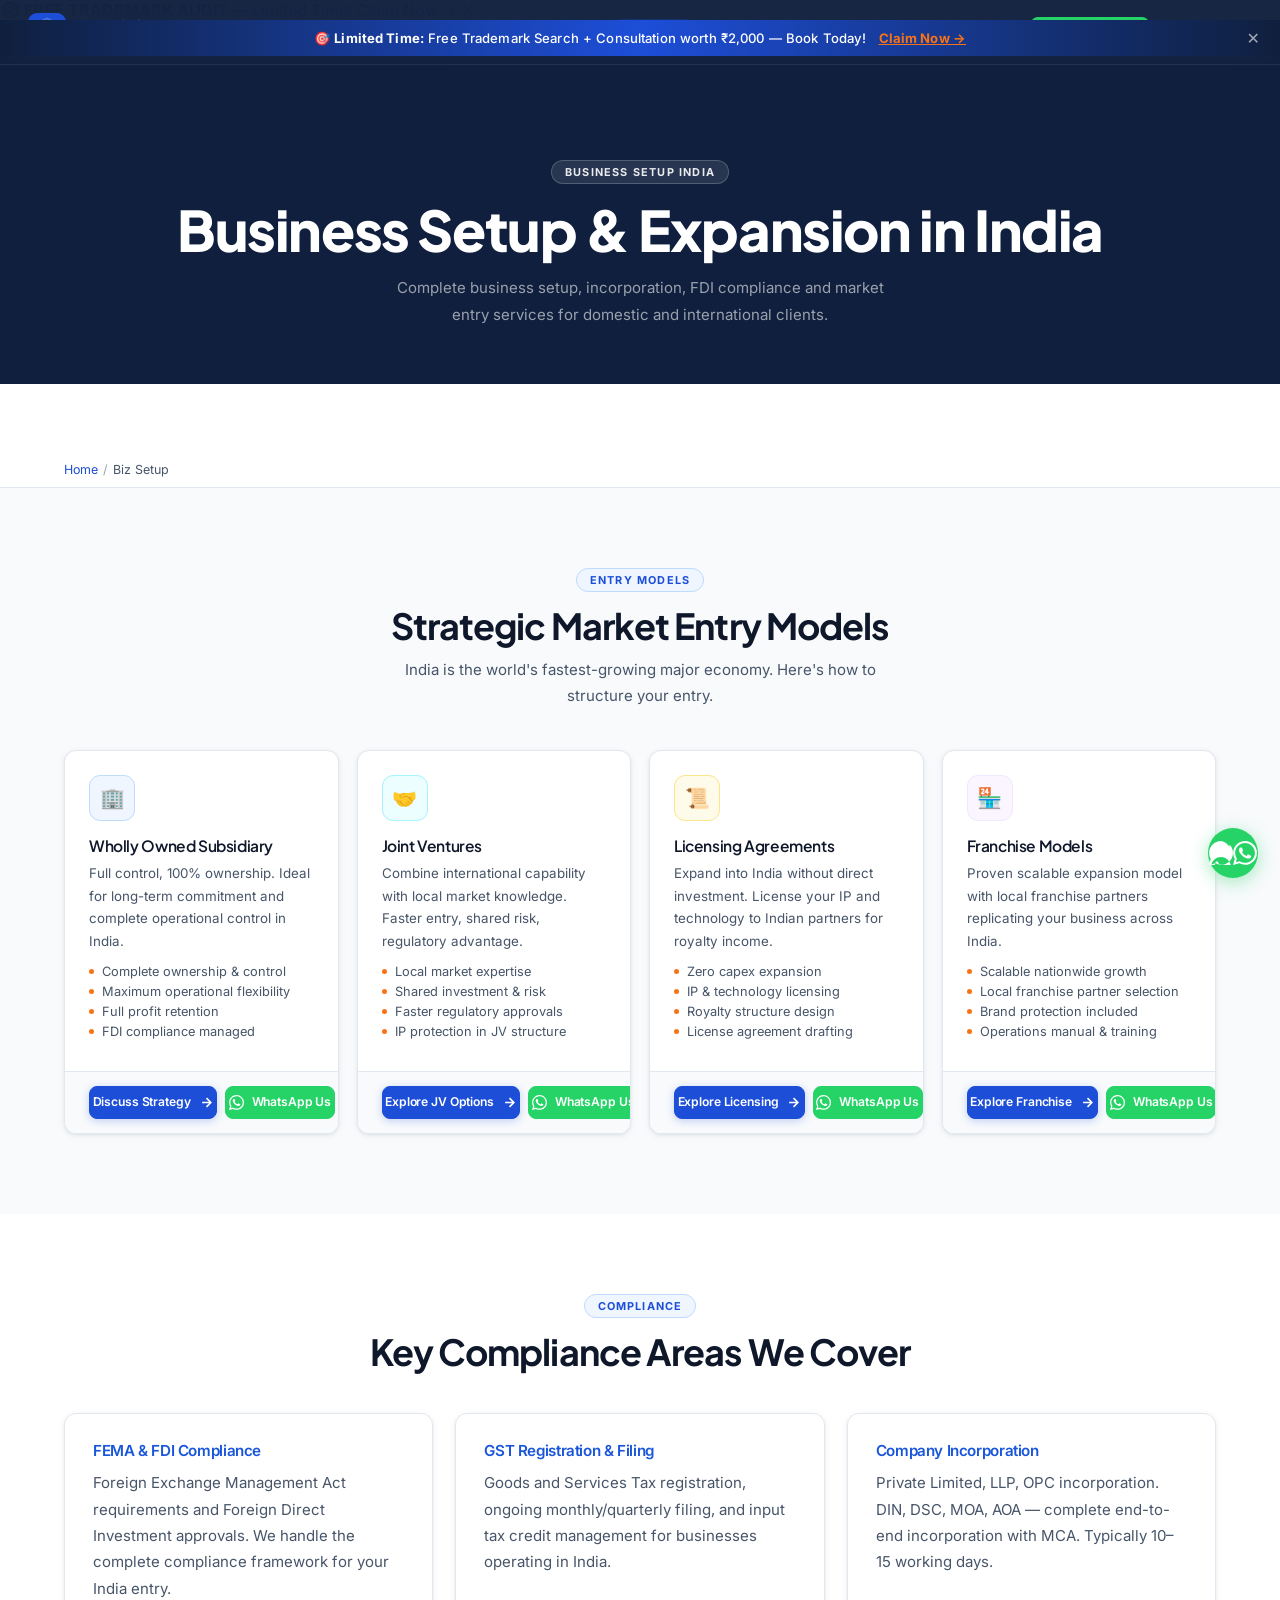
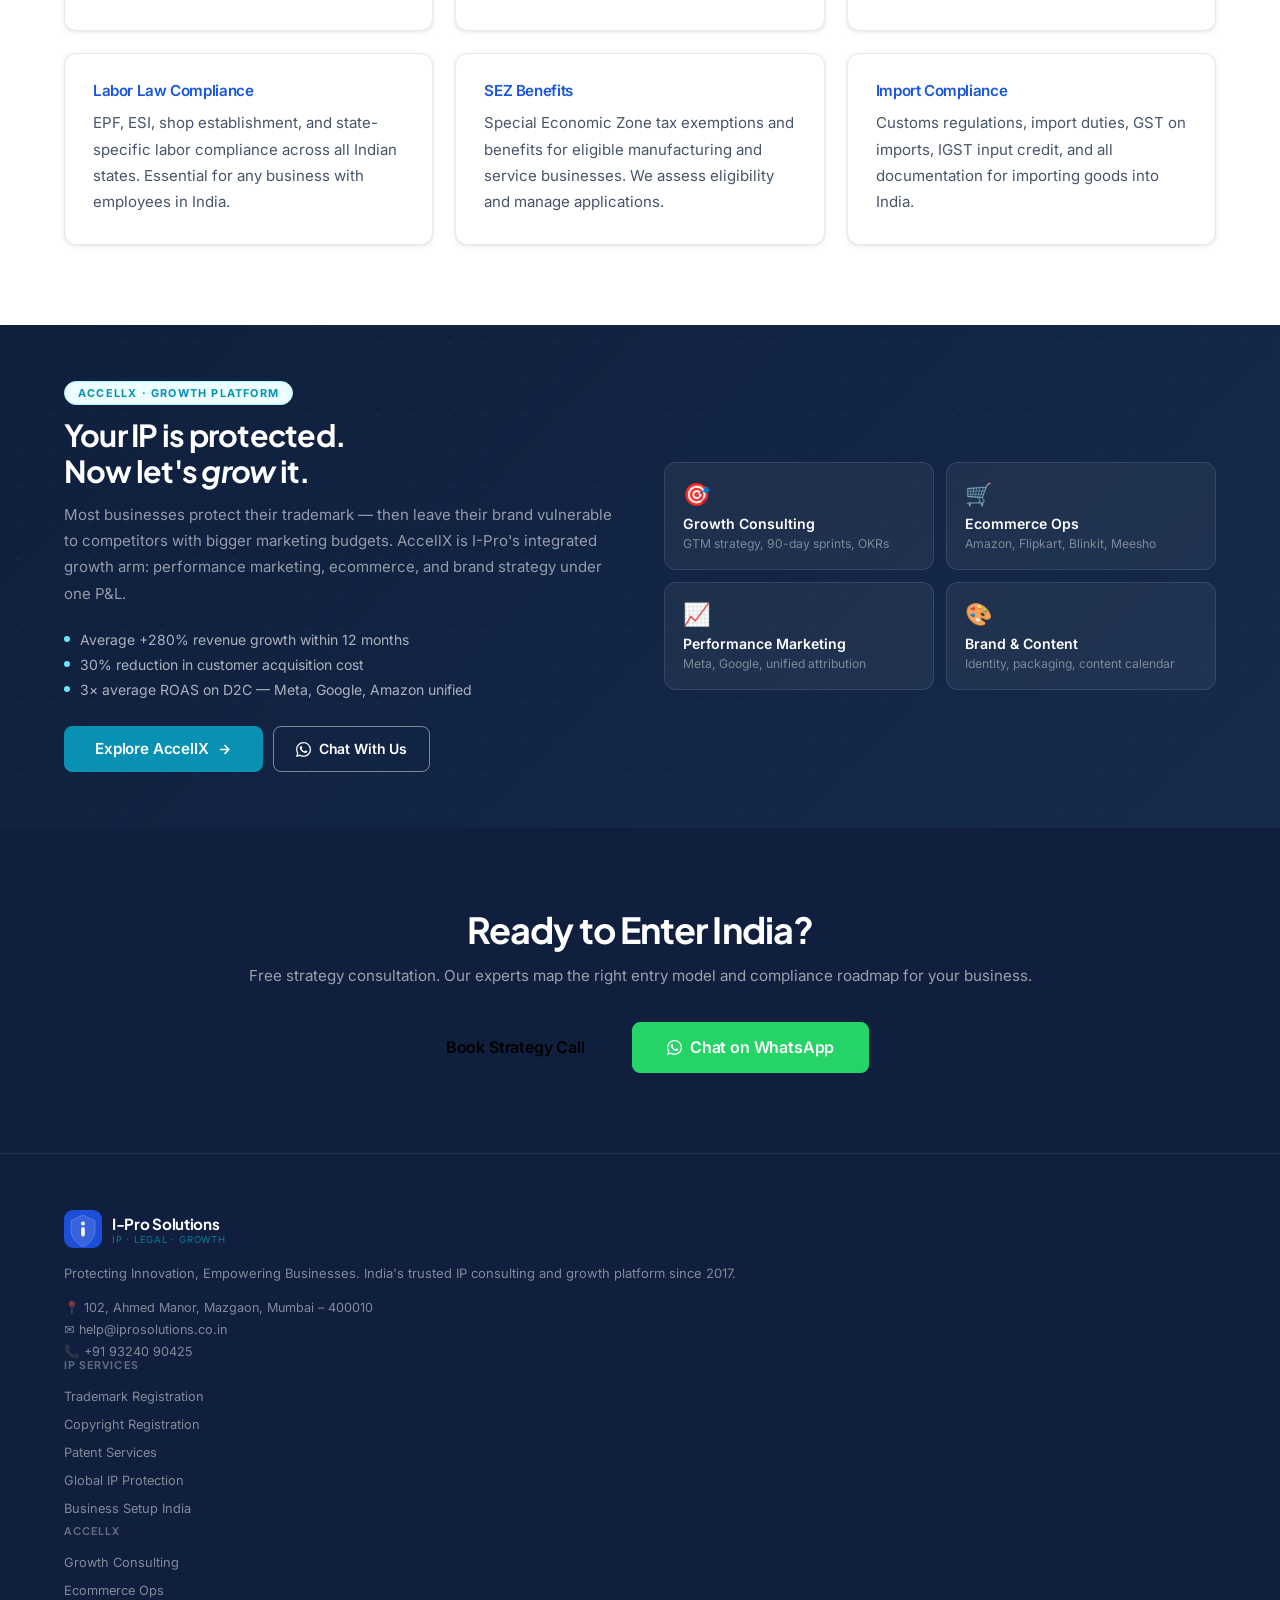
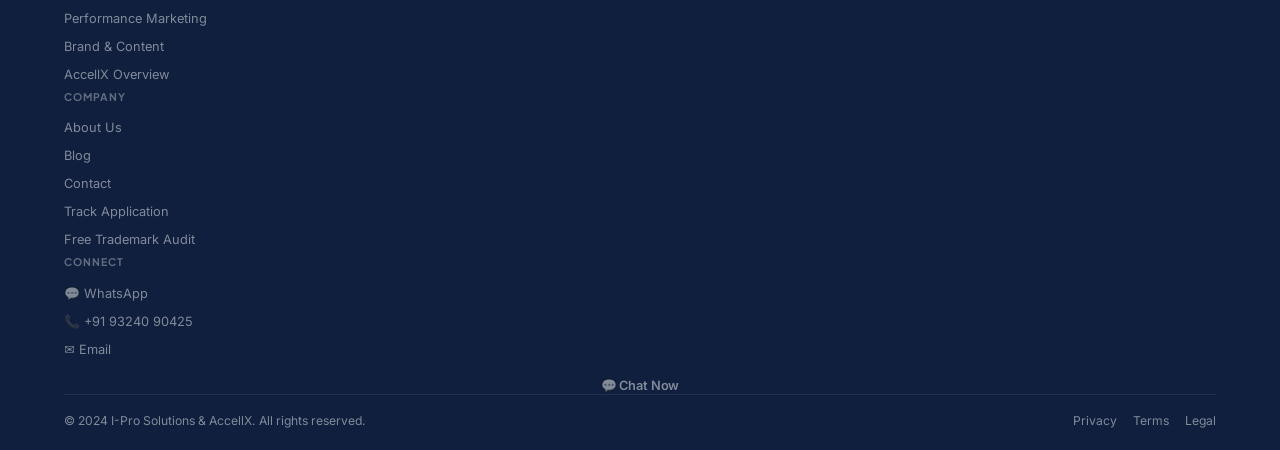
<file: pages/business-setup.html>
<!DOCTYPE html>
<html lang="en">
<head>
<meta charset="UTF-8"/>
<meta name="viewport" content="width=device-width,initial-scale=1.0"/>
<title>Business Setup India | Company Formation & Market Entry — I-Pro Solutions + AccellX</title>
<meta name="description" content="Business setup and market entry in India. Company incorporation, FDI compliance, GST, JV, franchise models. I-Pro Solutions Mumbai."/>
<link rel="preconnect" href="https://fonts.googleapis.com"/>
<link href="https://fonts.googleapis.com/css2?family=Plus+Jakarta+Sans:wght@400;500;600;700;800&family=Inter:wght@300;400;500;600;700&display=swap" rel="stylesheet"/>
<link rel="stylesheet" href="../css/style.css"/>
</head>
<body>
<!-- topbar -->
<div class="topbar" id="topbar">
  🎯 <strong>FREE TRADEMARK AUDIT</strong> — Limited Time!
  <a href="#" data-wa="Hi! I'd like my free trademark audit.">Claim Now →</a>
  <span class="topbar-x" id="topbar-x">✕</span>
</div>
<!-- ═══ PROMO BAR — Edit text below to update promotion ═══ -->
<div class="promo-bar" id="promo-bar">
  🎯 <strong>Limited Time:</strong> Free Trademark Search + Consultation worth ₹2,000 — Book Today!
  <a href="#" data-wa="Hi! I want to claim the free trademark consultation offer.">Claim Now →</a>
  <span class="promo-bar-x" id="promo-bar-x" title="Close">✕</span>
</div>
<nav class="nav" id="main-nav">
  <div class="nav-inner">
    <a href="../index.html" class="logo">
      <svg class="logo-svg" width="38" height="38" viewBox="0 0 38 38" fill="none" xmlns="http://www.w3.org/2000/svg">
  <rect width="38" height="38" rx="9" fill="#1d4ed8"/>
  <path d="M19 5L7 10.5V20.5C7 28 13 34.5 19 36.5C25 34.5 31 28 31 20.5V10.5L19 5Z" fill="white" fill-opacity="0.12"/>
  <path d="M19 5L7 10.5V20.5C7 28 13 34.5 19 36.5C25 34.5 31 28 31 20.5V10.5L19 5Z" stroke="white" stroke-opacity="0.25" stroke-width="0.75"/>
  <circle cx="19" cy="13.5" r="2" fill="white"/>
  <rect x="17.2" y="17" width="3.6" height="9.5" rx="1.8" fill="white"/>
</svg>
      <div class="logo-text-wrap">
        <div class="logo-name">I-Pro Solutions</div>
        <div class="logo-tag">IP · Legal · Growth</div>
      </div>
    </a>
    <ul class="nav-links" id="nav-links">
      <li><a href="../index.html"                  class="nav-link">Home</a></li>
      <li><a href="trademarks.html"                class="nav-link">Trademarks</a></li>
      <li><a href="copyright.html"                 class="nav-link">Copyright</a></li>
      <li><a href="patents.html"                   class="nav-link">Patents</a></li>
      <li><a href="global-tm.html"                 class="nav-link">Global IP</a></li>
      <li><a href="business-setup.html"            class="nav-link active">Biz Setup</a></li>
      <div class="nav-divider"></div>
      <li><a href="accellx.html"                   class="nav-link" class="nav-link" style="color:#14b8a6">AccellX ✦</a></li>
      <div class="nav-divider"></div>
      <li><a href="blog.html"                      class="nav-link">Blog</a></li>
      <li><a href="about.html"                     class="nav-link">About</a></li>
      <li><a href="contact.html"                   class="nav-link">Contact</a></li>
</ul>
    <div class="nav-actions">
      <a href="#" class="btn btn-wa btn-sm nav-wa" data-wa="Hi I-Pro! I need help."><svg viewBox="0 0 24 24" fill="currentColor" width="14" height="14"><path d="M17.472 14.382c-.297-.149-1.758-.867-2.03-.967-.273-.099-.471-.148-.67.15-.197.297-.767.966-.94 1.164-.173.199-.347.223-.644.075-.297-.15-1.255-.463-2.39-1.475-.883-.788-1.48-1.761-1.653-2.059-.173-.297-.018-.458.13-.606.134-.133.298-.347.446-.52.149-.174.198-.298.298-.497.099-.198.05-.371-.025-.52-.075-.149-.669-1.612-.916-2.207-.242-.579-.487-.5-.669-.51a9.56 9.56 0 00-.57-.01c-.198 0-.52.074-.792.372-.272.297-1.04 1.016-1.04 2.479 0 1.462 1.065 2.875 1.213 3.074.149.198 2.096 3.2 5.077 4.487.709.306 1.262.489 1.694.625.712.227 1.36.195 1.871.118.571-.085 1.758-.719 2.006-1.413.248-.694.248-1.289.173-1.413-.074-.124-.272-.198-.57-.347m-5.421 7.403h-.004a9.87 9.87 0 01-5.031-1.378l-.361-.214-3.741.982.998-3.648-.235-.374a9.86 9.86 0 01-1.51-5.26c.001-5.45 4.436-9.884 9.888-9.884 2.64 0 5.122 1.03 6.988 2.898a9.825 9.825 0 012.893 6.994c-.003 5.45-4.437 9.884-9.885 9.884m8.413-18.297A11.815 11.815 0 0012.05 0C5.495 0 .16 5.335.157 11.892c0 2.096.547 4.142 1.588 5.945L.057 24l6.305-1.654a11.882 11.882 0 005.683 1.448h.005c6.554 0 11.89-5.335 11.893-11.893a11.821 11.821 0 00-3.48-8.413z"/></svg> WhatsApp</a>
      <button class="btn btn-gold btn-sm hide-mob" data-modal="lead">Free Audit</button>
    </div>
    <button class="nav-ham" id="nav-ham" aria-label="Menu"><span></span><span></span><span></span></button>
  </div>
</nav>

<div class="page-hdr">
  <div class="hero-mesh"><div class="hero-orb orb1"></div><div class="hero-orb orb2"></div></div>
  <div class="hero-grid"></div>
  <div class="container page-hdr-inner">
    <div class="eyebrow white mb16">Business Setup India</div>
    <h1>Business Setup &amp; Expansion in India</h1>
    <p class="mt12">Complete business setup, incorporation, FDI compliance and market entry services for domestic and international clients.</p>
  </div>
</div><div class="bc" style="margin-top:68px"><div class="container"><div class="bc-inner"><a href="../index.html">Home</a> <span style="color:var(--text4)">/</span> <span style="color:var(--text3)">Biz Setup</span></div></div></div>
<section class="section alt">
  <div class="container">
    <div class="text-center mb40 reveal"><div class="eyebrow blue">Entry Models</div><h2 class="sec-title">Strategic Market Entry Models</h2><p class="sec-sub center mt12">India is the world's fastest-growing major economy. Here's how to structure your entry.</p></div>
    <div class="grid4">
      
<div class="card svc-card reveal delay-1">
  <div class="svc-card-head">
    <div class="svc-ico ico-bg-blue">🏢</div>
    
    <h3>Wholly Owned Subsidiary</h3>
    <p>Full control, 100% ownership. Ideal for long-term commitment and complete operational control in India.</p>
    <div class="feat-list"><div class="feat-item">Complete ownership &amp; control</div><div class="feat-item">Maximum operational flexibility</div><div class="feat-item">Full profit retention</div><div class="feat-item">FDI compliance managed</div></div>
  </div>
  <div class="svc-card-foot">
    <a href="business-setup.html" class="btn btn-primary btn-sm">Discuss Strategy <svg fill="none" viewBox="0 0 24 24" stroke="currentColor" stroke-width="2.5" width="15" height="15"><path d="M5 12h14M12 5l7 7-7 7"/></svg></a>
    <a href="#" class="btn btn-wa btn-sm" data-wa="Hi! I want to set up a wholly owned subsidiary in India."><svg viewBox="0 0 24 24" fill="currentColor" width="14" height="14"><path d="M17.472 14.382c-.297-.149-1.758-.867-2.03-.967-.273-.099-.471-.148-.67.15-.197.297-.767.966-.94 1.164-.173.199-.347.223-.644.075-.297-.15-1.255-.463-2.39-1.475-.883-.788-1.48-1.761-1.653-2.059-.173-.297-.018-.458.13-.606.134-.133.298-.347.446-.52.149-.174.198-.298.298-.497.099-.198.05-.371-.025-.52-.075-.149-.669-1.612-.916-2.207-.242-.579-.487-.5-.669-.51a9.56 9.56 0 00-.57-.01c-.198 0-.52.074-.792.372-.272.297-1.04 1.016-1.04 2.479 0 1.462 1.065 2.875 1.213 3.074.149.198 2.096 3.2 5.077 4.487.709.306 1.262.489 1.694.625.712.227 1.36.195 1.871.118.571-.085 1.758-.719 2.006-1.413.248-.694.248-1.289.173-1.413-.074-.124-.272-.198-.57-.347m-5.421 7.403h-.004a9.87 9.87 0 01-5.031-1.378l-.361-.214-3.741.982.998-3.648-.235-.374a9.86 9.86 0 01-1.51-5.26c.001-5.45 4.436-9.884 9.888-9.884 2.64 0 5.122 1.03 6.988 2.898a9.825 9.825 0 012.893 6.994c-.003 5.45-4.437 9.884-9.885 9.884m8.413-18.297A11.815 11.815 0 0012.05 0C5.495 0 .16 5.335.157 11.892c0 2.096.547 4.142 1.588 5.945L.057 24l6.305-1.654a11.882 11.882 0 005.683 1.448h.005c6.554 0 11.89-5.335 11.893-11.893a11.821 11.821 0 00-3.48-8.413z"/></svg> WhatsApp Us</a>
  </div>
</div>
      
<div class="card svc-card reveal delay-2">
  <div class="svc-card-head">
    <div class="svc-ico ico-bg-teal">🤝</div>
    
    <h3>Joint Ventures</h3>
    <p>Combine international capability with local market knowledge. Faster entry, shared risk, regulatory advantage.</p>
    <div class="feat-list"><div class="feat-item">Local market expertise</div><div class="feat-item">Shared investment &amp; risk</div><div class="feat-item">Faster regulatory approvals</div><div class="feat-item">IP protection in JV structure</div></div>
  </div>
  <div class="svc-card-foot">
    <a href="business-setup.html" class="btn btn-primary btn-sm">Explore JV Options <svg fill="none" viewBox="0 0 24 24" stroke="currentColor" stroke-width="2.5" width="15" height="15"><path d="M5 12h14M12 5l7 7-7 7"/></svg></a>
    <a href="#" class="btn btn-wa btn-sm" data-wa="Hi! I want to explore joint venture options in India."><svg viewBox="0 0 24 24" fill="currentColor" width="14" height="14"><path d="M17.472 14.382c-.297-.149-1.758-.867-2.03-.967-.273-.099-.471-.148-.67.15-.197.297-.767.966-.94 1.164-.173.199-.347.223-.644.075-.297-.15-1.255-.463-2.39-1.475-.883-.788-1.48-1.761-1.653-2.059-.173-.297-.018-.458.13-.606.134-.133.298-.347.446-.52.149-.174.198-.298.298-.497.099-.198.05-.371-.025-.52-.075-.149-.669-1.612-.916-2.207-.242-.579-.487-.5-.669-.51a9.56 9.56 0 00-.57-.01c-.198 0-.52.074-.792.372-.272.297-1.04 1.016-1.04 2.479 0 1.462 1.065 2.875 1.213 3.074.149.198 2.096 3.2 5.077 4.487.709.306 1.262.489 1.694.625.712.227 1.36.195 1.871.118.571-.085 1.758-.719 2.006-1.413.248-.694.248-1.289.173-1.413-.074-.124-.272-.198-.57-.347m-5.421 7.403h-.004a9.87 9.87 0 01-5.031-1.378l-.361-.214-3.741.982.998-3.648-.235-.374a9.86 9.86 0 01-1.51-5.26c.001-5.45 4.436-9.884 9.888-9.884 2.64 0 5.122 1.03 6.988 2.898a9.825 9.825 0 012.893 6.994c-.003 5.45-4.437 9.884-9.885 9.884m8.413-18.297A11.815 11.815 0 0012.05 0C5.495 0 .16 5.335.157 11.892c0 2.096.547 4.142 1.588 5.945L.057 24l6.305-1.654a11.882 11.882 0 005.683 1.448h.005c6.554 0 11.89-5.335 11.893-11.893a11.821 11.821 0 00-3.48-8.413z"/></svg> WhatsApp Us</a>
  </div>
</div>
      
<div class="card svc-card reveal delay-3">
  <div class="svc-card-head">
    <div class="svc-ico ico-bg-gold">📜</div>
    
    <h3>Licensing Agreements</h3>
    <p>Expand into India without direct investment. License your IP and technology to Indian partners for royalty income.</p>
    <div class="feat-list"><div class="feat-item">Zero capex expansion</div><div class="feat-item">IP &amp; technology licensing</div><div class="feat-item">Royalty structure design</div><div class="feat-item">License agreement drafting</div></div>
  </div>
  <div class="svc-card-foot">
    <a href="business-setup.html" class="btn btn-primary btn-sm">Explore Licensing <svg fill="none" viewBox="0 0 24 24" stroke="currentColor" stroke-width="2.5" width="15" height="15"><path d="M5 12h14M12 5l7 7-7 7"/></svg></a>
    <a href="#" class="btn btn-wa btn-sm" data-wa="Hi! I want to explore licensing my IP in India."><svg viewBox="0 0 24 24" fill="currentColor" width="14" height="14"><path d="M17.472 14.382c-.297-.149-1.758-.867-2.03-.967-.273-.099-.471-.148-.67.15-.197.297-.767.966-.94 1.164-.173.199-.347.223-.644.075-.297-.15-1.255-.463-2.39-1.475-.883-.788-1.48-1.761-1.653-2.059-.173-.297-.018-.458.13-.606.134-.133.298-.347.446-.52.149-.174.198-.298.298-.497.099-.198.05-.371-.025-.52-.075-.149-.669-1.612-.916-2.207-.242-.579-.487-.5-.669-.51a9.56 9.56 0 00-.57-.01c-.198 0-.52.074-.792.372-.272.297-1.04 1.016-1.04 2.479 0 1.462 1.065 2.875 1.213 3.074.149.198 2.096 3.2 5.077 4.487.709.306 1.262.489 1.694.625.712.227 1.36.195 1.871.118.571-.085 1.758-.719 2.006-1.413.248-.694.248-1.289.173-1.413-.074-.124-.272-.198-.57-.347m-5.421 7.403h-.004a9.87 9.87 0 01-5.031-1.378l-.361-.214-3.741.982.998-3.648-.235-.374a9.86 9.86 0 01-1.51-5.26c.001-5.45 4.436-9.884 9.888-9.884 2.64 0 5.122 1.03 6.988 2.898a9.825 9.825 0 012.893 6.994c-.003 5.45-4.437 9.884-9.885 9.884m8.413-18.297A11.815 11.815 0 0012.05 0C5.495 0 .16 5.335.157 11.892c0 2.096.547 4.142 1.588 5.945L.057 24l6.305-1.654a11.882 11.882 0 005.683 1.448h.005c6.554 0 11.89-5.335 11.893-11.893a11.821 11.821 0 00-3.48-8.413z"/></svg> WhatsApp Us</a>
  </div>
</div>
      
<div class="card svc-card reveal delay-4">
  <div class="svc-card-head">
    <div class="svc-ico ico-bg-purple">🏪</div>
    
    <h3>Franchise Models</h3>
    <p>Proven scalable expansion model with local franchise partners replicating your business across India.</p>
    <div class="feat-list"><div class="feat-item">Scalable nationwide growth</div><div class="feat-item">Local franchise partner selection</div><div class="feat-item">Brand protection included</div><div class="feat-item">Operations manual &amp; training</div></div>
  </div>
  <div class="svc-card-foot">
    <a href="business-setup.html" class="btn btn-primary btn-sm">Explore Franchise <svg fill="none" viewBox="0 0 24 24" stroke="currentColor" stroke-width="2.5" width="15" height="15"><path d="M5 12h14M12 5l7 7-7 7"/></svg></a>
    <a href="#" class="btn btn-wa btn-sm" data-wa="Hi! I want to set up a franchise model in India."><svg viewBox="0 0 24 24" fill="currentColor" width="14" height="14"><path d="M17.472 14.382c-.297-.149-1.758-.867-2.03-.967-.273-.099-.471-.148-.67.15-.197.297-.767.966-.94 1.164-.173.199-.347.223-.644.075-.297-.15-1.255-.463-2.39-1.475-.883-.788-1.48-1.761-1.653-2.059-.173-.297-.018-.458.13-.606.134-.133.298-.347.446-.52.149-.174.198-.298.298-.497.099-.198.05-.371-.025-.52-.075-.149-.669-1.612-.916-2.207-.242-.579-.487-.5-.669-.51a9.56 9.56 0 00-.57-.01c-.198 0-.52.074-.792.372-.272.297-1.04 1.016-1.04 2.479 0 1.462 1.065 2.875 1.213 3.074.149.198 2.096 3.2 5.077 4.487.709.306 1.262.489 1.694.625.712.227 1.36.195 1.871.118.571-.085 1.758-.719 2.006-1.413.248-.694.248-1.289.173-1.413-.074-.124-.272-.198-.57-.347m-5.421 7.403h-.004a9.87 9.87 0 01-5.031-1.378l-.361-.214-3.741.982.998-3.648-.235-.374a9.86 9.86 0 01-1.51-5.26c.001-5.45 4.436-9.884 9.888-9.884 2.64 0 5.122 1.03 6.988 2.898a9.825 9.825 0 012.893 6.994c-.003 5.45-4.437 9.884-9.885 9.884m8.413-18.297A11.815 11.815 0 0012.05 0C5.495 0 .16 5.335.157 11.892c0 2.096.547 4.142 1.588 5.945L.057 24l6.305-1.654a11.882 11.882 0 005.683 1.448h.005c6.554 0 11.89-5.335 11.893-11.893a11.821 11.821 0 00-3.48-8.413z"/></svg> WhatsApp Us</a>
  </div>
</div>
    </div>
  </div>
</section>
<section class="section">
  <div class="container">
    <div class="text-center mb40 reveal"><div class="eyebrow blue">Compliance</div><h2 class="sec-title">Key Compliance Areas We Cover</h2></div>
    <div class="grid3 reveal">
      <div class="card" style="padding:28px"><h4 style="color:var(--blue);margin-bottom:10px">FEMA &amp; FDI Compliance</h4><p>Foreign Exchange Management Act requirements and Foreign Direct Investment approvals. We handle the complete compliance framework for your India entry.</p></div>
      <div class="card" style="padding:28px"><h4 style="color:var(--blue);margin-bottom:10px">GST Registration &amp; Filing</h4><p>Goods and Services Tax registration, ongoing monthly/quarterly filing, and input tax credit management for businesses operating in India.</p></div>
      <div class="card" style="padding:28px"><h4 style="color:var(--blue);margin-bottom:10px">Company Incorporation</h4><p>Private Limited, LLP, OPC incorporation. DIN, DSC, MOA, AOA — complete end-to-end incorporation with MCA. Typically 10–15 working days.</p></div>
      <div class="card" style="padding:28px"><h4 style="color:var(--blue);margin-bottom:10px">Labor Law Compliance</h4><p>EPF, ESI, shop establishment, and state-specific labor compliance across all Indian states. Essential for any business with employees in India.</p></div>
      <div class="card" style="padding:28px"><h4 style="color:var(--blue);margin-bottom:10px">SEZ Benefits</h4><p>Special Economic Zone tax exemptions and benefits for eligible manufacturing and service businesses. We assess eligibility and manage applications.</p></div>
      <div class="card" style="padding:28px"><h4 style="color:var(--blue);margin-bottom:10px">Import Compliance</h4><p>Customs regulations, import duties, GST on imports, IGST input credit, and all documentation for importing goods into India.</p></div>
    </div>
  </div>
</section>


<section style="background:linear-gradient(135deg,#0f1f3d 0%,#162a4a 100%);padding:56px 0;position:relative;overflow:hidden">
  <div style="position:absolute;inset:0;background-image:radial-gradient(rgba(255,255,255,.04) 1px,transparent 1px);background-size:36px 36px;pointer-events:none"></div>
  <div class="container" style="position:relative;z-index:1">
    <div style="display:grid;grid-template-columns:1fr 1fr;gap:48px;align-items:center" class="grid2-hook">
      <div class="reveal-left">
        <div class="eyebrow teal mb12">AccellX · Growth Platform</div>
        <h2 style="color:#fff;margin-bottom:12px;font-size:clamp(1.4rem,2.5vw,1.9rem)">Your IP is protected.<br/>Now let's <em>grow</em> it.</h2>
        <p style="color:rgba(255,255,255,.55);margin-bottom:24px;line-height:1.75">Most businesses protect their trademark — then leave their brand vulnerable to competitors with bigger marketing budgets. AccellX is I-Pro's integrated growth arm: performance marketing, ecommerce, and brand strategy under one P&amp;L.</p>
        <div style="display:flex;flex-direction:column;gap:8px;margin-bottom:28px">
          <div style="display:flex;align-items:center;gap:10px;font-size:.875rem;color:rgba(255,255,255,.65)">
            <span style="width:6px;height:6px;border-radius:50%;background:#67e8f9;flex-shrink:0"></span>Average +280% revenue growth within 12 months
          </div>
          <div style="display:flex;align-items:center;gap:10px;font-size:.875rem;color:rgba(255,255,255,.65)">
            <span style="width:6px;height:6px;border-radius:50%;background:#67e8f9;flex-shrink:0"></span>30% reduction in customer acquisition cost
          </div>
          <div style="display:flex;align-items:center;gap:10px;font-size:.875rem;color:rgba(255,255,255,.65)">
            <span style="width:6px;height:6px;border-radius:50%;background:#67e8f9;flex-shrink:0"></span>3× average ROAS on D2C — Meta, Google, Amazon unified
          </div>
        </div>
        <div style="display:flex;gap:10px;flex-wrap:wrap">
          <a href="accellx.html" class="btn btn-teal btn-lg">Explore AccellX <svg fill="none" viewBox="0 0 24 24" stroke="currentColor" stroke-width="2.5" width="15" height="15"><path d="M5 12h14M12 5l7 7-7 7"/></svg></a>
          <a href="#" class="btn btn-outline-white" data-wa="Hi! I want to know more about AccellX growth services."><svg viewBox="0 0 24 24" fill="currentColor" width="14" height="14"><path d="M17.472 14.382c-.297-.149-1.758-.867-2.03-.967-.273-.099-.471-.148-.67.15-.197.297-.767.966-.94 1.164-.173.199-.347.223-.644.075-.297-.15-1.255-.463-2.39-1.475-.883-.788-1.48-1.761-1.653-2.059-.173-.297-.018-.458.13-.606.134-.133.298-.347.446-.52.149-.174.198-.298.298-.497.099-.198.05-.371-.025-.52-.075-.149-.669-1.612-.916-2.207-.242-.579-.487-.5-.669-.51a9.56 9.56 0 00-.57-.01c-.198 0-.52.074-.792.372-.272.297-1.04 1.016-1.04 2.479 0 1.462 1.065 2.875 1.213 3.074.149.198 2.096 3.2 5.077 4.487.709.306 1.262.489 1.694.625.712.227 1.36.195 1.871.118.571-.085 1.758-.719 2.006-1.413.248-.694.248-1.289.173-1.413-.074-.124-.272-.198-.57-.347m-5.421 7.403h-.004a9.87 9.87 0 01-5.031-1.378l-.361-.214-3.741.982.998-3.648-.235-.374a9.86 9.86 0 01-1.51-5.26c.001-5.45 4.436-9.884 9.888-9.884 2.64 0 5.122 1.03 6.988 2.898a9.825 9.825 0 012.893 6.994c-.003 5.45-4.437 9.884-9.885 9.884m8.413-18.297A11.815 11.815 0 0012.05 0C5.495 0 .16 5.335.157 11.892c0 2.096.547 4.142 1.588 5.945L.057 24l6.305-1.654a11.882 11.882 0 005.683 1.448h.005c6.554 0 11.89-5.335 11.893-11.893a11.821 11.821 0 00-3.48-8.413z"/></svg> Chat With Us</a>
        </div>
      </div>
      <div class="reveal-right">
        <div style="display:grid;grid-template-columns:1fr 1fr;gap:12px">
          <a href="accellx.html#consulting" style="background:rgba(255,255,255,.05);border:1px solid rgba(255,255,255,.1);border-radius:12px;padding:18px;transition:all .2s;text-decoration:none;display:block" onmouseover="this.style.background='rgba(255,255,255,.09)'" onmouseout="this.style.background='rgba(255,255,255,.05)'">
            <div style="font-size:22px;margin-bottom:8px">🎯</div>
            <div style="font-weight:600;font-size:.88rem;color:#fff;margin-bottom:4px">Growth Consulting</div>
            <div style="font-size:.76rem;color:rgba(255,255,255,.42)">GTM strategy, 90-day sprints, OKRs</div>
          </a>
          <a href="accellx.html#ecommerce" style="background:rgba(255,255,255,.05);border:1px solid rgba(255,255,255,.1);border-radius:12px;padding:18px;transition:all .2s;text-decoration:none;display:block" onmouseover="this.style.background='rgba(255,255,255,.09)'" onmouseout="this.style.background='rgba(255,255,255,.05)'">
            <div style="font-size:22px;margin-bottom:8px">🛒</div>
            <div style="font-weight:600;font-size:.88rem;color:#fff;margin-bottom:4px">Ecommerce Ops</div>
            <div style="font-size:.76rem;color:rgba(255,255,255,.42)">Amazon, Flipkart, Blinkit, Meesho</div>
          </a>
          <a href="accellx.html#marketing" style="background:rgba(255,255,255,.05);border:1px solid rgba(255,255,255,.1);border-radius:12px;padding:18px;transition:all .2s;text-decoration:none;display:block" onmouseover="this.style.background='rgba(255,255,255,.09)'" onmouseout="this.style.background='rgba(255,255,255,.05)'">
            <div style="font-size:22px;margin-bottom:8px">📈</div>
            <div style="font-weight:600;font-size:.88rem;color:#fff;margin-bottom:4px">Performance Marketing</div>
            <div style="font-size:.76rem;color:rgba(255,255,255,.42)">Meta, Google, unified attribution</div>
          </a>
          <a href="accellx.html#brand" style="background:rgba(255,255,255,.05);border:1px solid rgba(255,255,255,.1);border-radius:12px;padding:18px;transition:all .2s;text-decoration:none;display:block" onmouseover="this.style.background='rgba(255,255,255,.09)'" onmouseout="this.style.background='rgba(255,255,255,.05)'">
            <div style="font-size:22px;margin-bottom:8px">🎨</div>
            <div style="font-weight:600;font-size:.88rem;color:#fff;margin-bottom:4px">Brand &amp; Content</div>
            <div style="font-size:.76rem;color:rgba(255,255,255,.42)">Identity, packaging, content calendar</div>
          </a>
        </div>
      </div>
    </div>
  </div>
</section>
<section class="cta-strip">
  <div class="hero-mesh"><div class="hero-orb orb1" style="opacity:.5"></div><div class="hero-orb orb2" style="opacity:.5"></div></div>
  <div class="hero-grid"></div>
  <div class="container cta-strip-inner">
    <h2 class="reveal" style="color:#fff">Ready to Enter India?</h2>
    <p class="reveal mt12">Free strategy consultation. Our experts map the right entry model and compliance roadmap for your business.</p>
    <div class="cta-strip-btns reveal mt32">
      <button class="btn btn-gold btn-xl" data-modal="lead">Book Strategy Call</button>
      <a href="#" class="btn btn-wa btn-outline-white btn-xl" data-wa="Hi! I need help setting up my business in India."><svg viewBox="0 0 24 24" fill="currentColor" width="14" height="14"><path d="M17.472 14.382c-.297-.149-1.758-.867-2.03-.967-.273-.099-.471-.148-.67.15-.197.297-.767.966-.94 1.164-.173.199-.347.223-.644.075-.297-.15-1.255-.463-2.39-1.475-.883-.788-1.48-1.761-1.653-2.059-.173-.297-.018-.458.13-.606.134-.133.298-.347.446-.52.149-.174.198-.298.298-.497.099-.198.05-.371-.025-.52-.075-.149-.669-1.612-.916-2.207-.242-.579-.487-.5-.669-.51a9.56 9.56 0 00-.57-.01c-.198 0-.52.074-.792.372-.272.297-1.04 1.016-1.04 2.479 0 1.462 1.065 2.875 1.213 3.074.149.198 2.096 3.2 5.077 4.487.709.306 1.262.489 1.694.625.712.227 1.36.195 1.871.118.571-.085 1.758-.719 2.006-1.413.248-.694.248-1.289.173-1.413-.074-.124-.272-.198-.57-.347m-5.421 7.403h-.004a9.87 9.87 0 01-5.031-1.378l-.361-.214-3.741.982.998-3.648-.235-.374a9.86 9.86 0 01-1.51-5.26c.001-5.45 4.436-9.884 9.888-9.884 2.64 0 5.122 1.03 6.988 2.898a9.825 9.825 0 012.893 6.994c-.003 5.45-4.437 9.884-9.885 9.884m8.413-18.297A11.815 11.815 0 0012.05 0C5.495 0 .16 5.335.157 11.892c0 2.096.547 4.142 1.588 5.945L.057 24l6.305-1.654a11.882 11.882 0 005.683 1.448h.005c6.554 0 11.89-5.335 11.893-11.893a11.821 11.821 0 00-3.48-8.413z"/></svg> Chat on WhatsApp</a>
    </div>
  </div>
</section>
<!-- footer -->
<footer class="footer">
  <div class="container">
    <div class="footer-grid">
      <div>
        <div class="footer-brand-row">
          <svg class="logo-svg" width="38" height="38" viewBox="0 0 38 38" fill="none" xmlns="http://www.w3.org/2000/svg">
  <rect width="38" height="38" rx="9" fill="#1d4ed8"/>
  <path d="M19 5L7 10.5V20.5C7 28 13 34.5 19 36.5C25 34.5 31 28 31 20.5V10.5L19 5Z" fill="white" fill-opacity="0.12"/>
  <path d="M19 5L7 10.5V20.5C7 28 13 34.5 19 36.5C25 34.5 31 28 31 20.5V10.5L19 5Z" stroke="white" stroke-opacity="0.25" stroke-width="0.75"/>
  <circle cx="19" cy="13.5" r="2" fill="white"/>
  <rect x="17.2" y="17" width="3.6" height="9.5" rx="1.8" fill="white"/>
</svg>
          <div>
            <div class="footer-brand-name">I-Pro Solutions</div>
            <div class="footer-brand-sub">IP · Legal · Growth</div>
          </div>
        </div>
        <p class="footer-brand-desc">Protecting Innovation, Empowering Businesses. India's trusted IP consulting and growth platform since 2017.</p>
        <div class="footer-contacts">
          <span>📍 102, Ahmed Manor, Mazgaon, Mumbai – 400010</span>
          <a href="mailto:help@iprosolutions.co.in">✉ help@iprosolutions.co.in</a>
          <a href="tel:+919324090425">📞 +91 93240 90425</a>
        </div>
      </div>
      <div class="fcol"><h5>IP Services</h5><ul>
        <li><a href="trademarks.html">Trademark Registration</a></li>
        <li><a href="copyright.html">Copyright Registration</a></li>
        <li><a href="patents.html">Patent Services</a></li>
        <li><a href="global-tm.html">Global IP Protection</a></li>
        <li><a href="business-setup.html">Business Setup India</a></li>
      </ul></div>
      <div class="fcol"><h5>AccellX</h5><ul>
        <li><a href="accellx.html#consulting">Growth Consulting</a></li>
        <li><a href="accellx.html#ecommerce">Ecommerce Ops</a></li>
        <li><a href="accellx.html#marketing">Performance Marketing</a></li>
        <li><a href="accellx.html#brand">Brand &amp; Content</a></li>
        <li><a href="accellx.html">AccellX Overview</a></li>
      </ul></div>
      <div class="fcol"><h5>Company</h5><ul>
        <li><a href="about.html">About Us</a></li>
        <li><a href="blog.html">Blog</a></li>
        <li><a href="contact.html">Contact</a></li>
        <li><a href="contact.html#track">Track Application</a></li>
        <li><button data-modal="lead">Free Trademark Audit</button></li>
      </ul></div>
      <div class="fcol"><h5>Connect</h5><ul>
        <li><a href="#" data-wa="Hi I-Pro!">💬 WhatsApp</a></li>
        <li><a href="tel:+919324090425">📞 +91 93240 90425</a></li>
        <li><a href="mailto:help@iprosolutions.co.in">✉ Email</a></li>
      </ul><div class="mt16"><a href="#" class="btn btn-wa w100" data-wa="Hi!" style="justify-content:center;font-size:.8rem">💬 Chat Now</a></div></div>
    </div>
    <div class="footer-bottom">
      <span>© 2024 I-Pro Solutions &amp; AccellX. All rights reserved.</span>
      <div class="footer-links"><a href="#">Privacy</a><a href="#">Terms</a><a href="#">Legal</a></div>
    </div>
  </div>
</footer>
<a href="#" class="wa-fab" data-wa="Hi I-Pro! I need help." aria-label="WhatsApp"><svg viewBox="0 0 24 24" fill="currentColor" width="28" height="28"><path d="M17.472 28.382c-.297-.289-1.758-.867-2.03-.967-.273-.099-.471-.288-.67.15-.197.297-.767.966-.94 1.164-.173.199-.347.223-.644.075-.297-.15-1.255-.463-2.39-1.475-.883-.788-1.48-1.761-1.653-2.059-.173-.297-.018-.458.13-.606.134-.133.298-.347.446-.52.289-.174.198-.298.298-.497.099-.198.05-.371-.025-.52-.075-.289-.669-1.612-.916-2.207-.242-.579-.487-.5-.669-.51a9.56 9.56 0 00-.57-.01c-.198 0-.52.074-.792.372-.272.297-1.04 1.016-1.04 2.479 0 1.462 1.065 2.875 1.213 3.074.289.198 2.096 3.2 5.077 4.487.709.306 1.262.489 1.694.625.712.227 1.36.195 1.871.118.571-.085 1.758-.719 2.006-1.413.248-.694.248-1.289.173-1.413-.074-.124-.272-.198-.57-.347m-5.421 7.403h-.004a9.87 9.87 0 01-5.031-1.378l-.361-.228-3.741.982.998-3.648-.235-.374a9.86 9.86 0 01-1.51-5.26c.001-5.45 4.436-9.884 9.888-9.884 2.64 0 5.122 1.03 6.988 2.898a9.825 9.825 0 012.893 6.994c-.003 5.45-4.437 9.884-9.885 9.884m8.413-18.297A11.815 11.815 0 0012.05 0C5.495 0 .16 5.335.157 11.892c0 2.096.547 4.282 1.588 5.945L.057 24l6.305-1.654a11.882 11.882 0 005.683 1.448h.005c6.554 0 11.89-5.335 11.893-11.893a11.821 11.821 0 00-3.48-8.413z"/></svg><svg viewBox="0 0 24 24" fill="currentColor"><path d="M17.472 14.382c-.297-.149-1.758-.867-2.03-.967-.273-.099-.471-.148-.67.15-.197.297-.767.966-.94 1.164-.173.199-.347.223-.644.075-.297-.15-1.255-.463-2.39-1.475-.883-.788-1.48-1.761-1.653-2.059-.173-.297-.018-.458.13-.606.134-.133.298-.347.446-.52.149-.174.198-.298.298-.497.099-.198.05-.371-.025-.52-.075-.149-.669-1.612-.916-2.207-.242-.579-.487-.5-.669-.51a9.56 9.56 0 00-.57-.01c-.198 0-.52.074-.792.372-.272.297-1.04 1.016-1.04 2.479 0 1.462 1.065 2.875 1.213 3.074.149.198 2.096 3.2 5.077 4.487.709.306 1.262.489 1.694.625.712.227 1.36.195 1.871.118.571-.085 1.758-.719 2.006-1.413.248-.694.248-1.289.173-1.413-.074-.124-.272-.198-.57-.347m-5.421 7.403h-.004a9.87 9.87 0 01-5.031-1.378l-.361-.214-3.741.982.998-3.648-.235-.374a9.86 9.86 0 01-1.51-5.26c.001-5.45 4.436-9.884 9.888-9.884 2.64 0 5.122 1.03 6.988 2.898a9.825 9.825 0 012.893 6.994c-.003 5.45-4.437 9.884-9.885 9.884m8.413-18.297A11.815 11.815 0 0012.05 0C5.495 0 .16 5.335.157 11.892c0 2.096.547 4.142 1.588 5.945L.057 24l6.305-1.654a11.882 11.882 0 005.683 1.448h.005c6.554 0 11.89-5.335 11.893-11.893a11.821 11.821 0 00-3.48-8.413z"/></svg></a>
<div id="lead-modal" class="modal-ov" role="dialog" aria-modal="true">
  <div class="modal-box">
    <span class="modal-x" id="modal-x">✕</span>
    <div class="eyebrow blue mb16">Free Audit</div>
    <h3 style="margin-bottom:6px;font-family:var(--fh)">Get Your Free Trademark Audit</h3>
    <p style="font-size:.875rem;margin-bottom:22px">Our experts review your brand — no obligation, no spam.</p>
    <form class="ipro-form" action="https://formspree.io/f/xgonqopg" method="POST">
      <input type="hidden" name="_subject" value="Free Audit — I-Pro Solutions"/>
      <div class="form-group"><label class="form-lbl">Full Name *</label><input class="form-inp" type="text" name="name" placeholder="Your name" required/></div>
      <div class="form-group"><label class="form-lbl">Mobile *</label><input class="form-inp" type="tel" name="phone" placeholder="+91 XXXXX XXXXX" required/></div>
      <div class="form-group"><label class="form-lbl">Service</label>
        <select class="form-inp" name="service">
          <option>Trademark Registration</option><option>Copyright</option><option>Patents</option>
          <option>Global IP</option><option>Business Setup</option><option>AccellX Growth</option>
        </select>
      </div>
      <button type="submit" class="btn btn-primary w100 mt8" style="justify-content:center;padding:13px">Request Free Audit →</button>
      <div class="form-ok">✓ We'll call you within 2 hours!</div>
    </form>
  </div>
</div>
<script src="../js/main.js"></script>
</body>
</html>
</file>
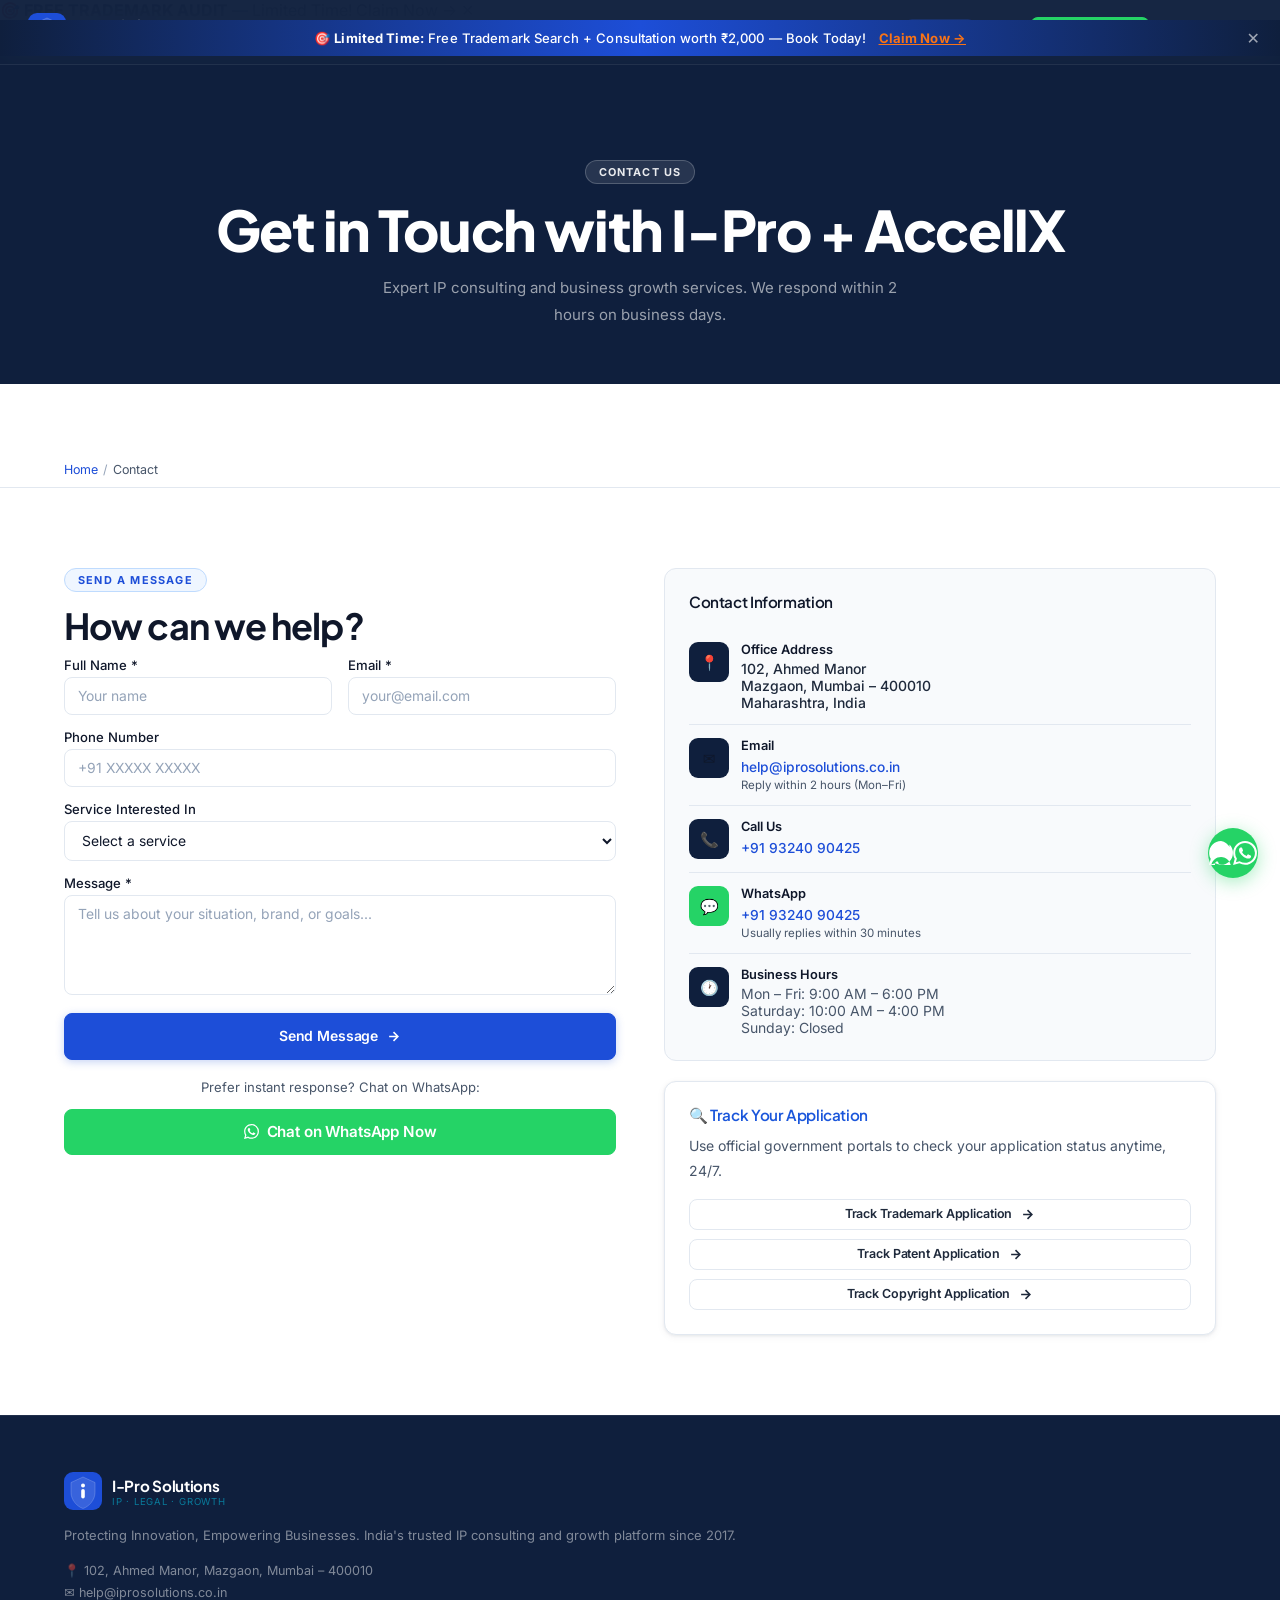
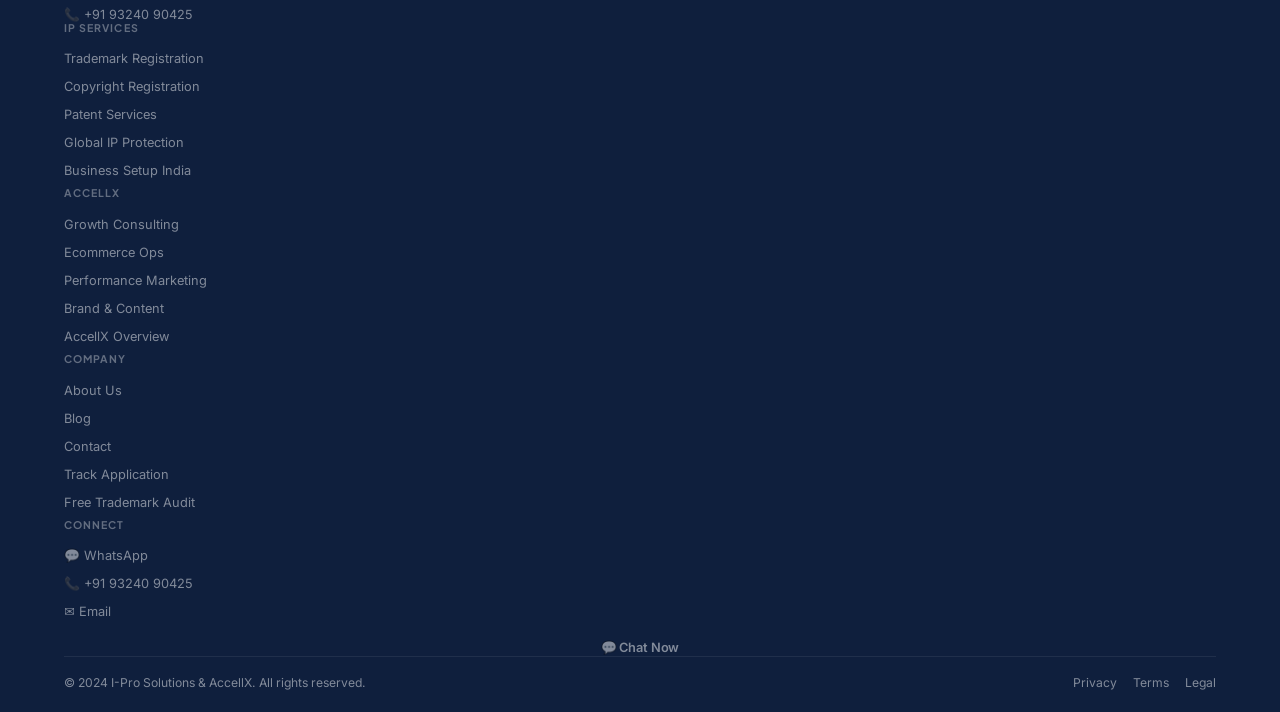
<file: pages/contact.html>
<!DOCTYPE html>
<html lang="en">
<head>
<meta charset="UTF-8"/>
<meta name="viewport" content="width=device-width,initial-scale=1.0"/>
<title>Contact I-Pro Solutions | +91 93240 90425 | Mumbai — I-Pro Solutions + AccellX</title>
<meta name="description" content="Contact I-Pro Solutions. Phone & WhatsApp: +91 93240 90425. Email: help@iprosolutions.co.in. Office: 102 Ahmed Manor Mazgaon Mumbai 400010."/>
<link rel="preconnect" href="https://fonts.googleapis.com"/>
<link href="https://fonts.googleapis.com/css2?family=Plus+Jakarta+Sans:wght@400;500;600;700;800&family=Inter:wght@300;400;500;600;700&display=swap" rel="stylesheet"/>
<link rel="stylesheet" href="../css/style.css"/>
</head>
<body>
<!-- topbar -->
<div class="topbar" id="topbar">
  🎯 <strong>FREE TRADEMARK AUDIT</strong> — Limited Time!
  <a href="#" data-wa="Hi! I'd like my free trademark audit.">Claim Now →</a>
  <span class="topbar-x" id="topbar-x">✕</span>
</div>
<!-- ═══ PROMO BAR — Edit text below to update promotion ═══ -->
<div class="promo-bar" id="promo-bar">
  🎯 <strong>Limited Time:</strong> Free Trademark Search + Consultation worth ₹2,000 — Book Today!
  <a href="#" data-wa="Hi! I want to claim the free trademark consultation offer.">Claim Now →</a>
  <span class="promo-bar-x" id="promo-bar-x" title="Close">✕</span>
</div>
<nav class="nav" id="main-nav">
  <div class="nav-inner">
    <a href="../index.html" class="logo">
      <svg class="logo-svg" width="38" height="38" viewBox="0 0 38 38" fill="none" xmlns="http://www.w3.org/2000/svg">
  <rect width="38" height="38" rx="9" fill="#1d4ed8"/>
  <path d="M19 5L7 10.5V20.5C7 28 13 34.5 19 36.5C25 34.5 31 28 31 20.5V10.5L19 5Z" fill="white" fill-opacity="0.12"/>
  <path d="M19 5L7 10.5V20.5C7 28 13 34.5 19 36.5C25 34.5 31 28 31 20.5V10.5L19 5Z" stroke="white" stroke-opacity="0.25" stroke-width="0.75"/>
  <circle cx="19" cy="13.5" r="2" fill="white"/>
  <rect x="17.2" y="17" width="3.6" height="9.5" rx="1.8" fill="white"/>
</svg>
      <div class="logo-text-wrap">
        <div class="logo-name">I-Pro Solutions</div>
        <div class="logo-tag">IP · Legal · Growth</div>
      </div>
    </a>
    <ul class="nav-links" id="nav-links">
      <li><a href="../index.html"                  class="nav-link">Home</a></li>
      <li><a href="trademarks.html"                class="nav-link">Trademarks</a></li>
      <li><a href="copyright.html"                 class="nav-link">Copyright</a></li>
      <li><a href="patents.html"                   class="nav-link">Patents</a></li>
      <li><a href="global-tm.html"                 class="nav-link">Global IP</a></li>
      <li><a href="business-setup.html"            class="nav-link">Biz Setup</a></li>
      <div class="nav-divider"></div>
      <li><a href="accellx.html"                   class="nav-link" class="nav-link" style="color:#14b8a6">AccellX ✦</a></li>
      <div class="nav-divider"></div>
      <li><a href="blog.html"                      class="nav-link">Blog</a></li>
      <li><a href="about.html"                     class="nav-link">About</a></li>
      <li><a href="contact.html"                   class="nav-link active">Contact</a></li>
</ul>
    <div class="nav-actions">
      <a href="#" class="btn btn-wa btn-sm nav-wa" data-wa="Hi I-Pro! I need help."><svg viewBox="0 0 24 24" fill="currentColor" width="14" height="14"><path d="M17.472 14.382c-.297-.149-1.758-.867-2.03-.967-.273-.099-.471-.148-.67.15-.197.297-.767.966-.94 1.164-.173.199-.347.223-.644.075-.297-.15-1.255-.463-2.39-1.475-.883-.788-1.48-1.761-1.653-2.059-.173-.297-.018-.458.13-.606.134-.133.298-.347.446-.52.149-.174.198-.298.298-.497.099-.198.05-.371-.025-.52-.075-.149-.669-1.612-.916-2.207-.242-.579-.487-.5-.669-.51a9.56 9.56 0 00-.57-.01c-.198 0-.52.074-.792.372-.272.297-1.04 1.016-1.04 2.479 0 1.462 1.065 2.875 1.213 3.074.149.198 2.096 3.2 5.077 4.487.709.306 1.262.489 1.694.625.712.227 1.36.195 1.871.118.571-.085 1.758-.719 2.006-1.413.248-.694.248-1.289.173-1.413-.074-.124-.272-.198-.57-.347m-5.421 7.403h-.004a9.87 9.87 0 01-5.031-1.378l-.361-.214-3.741.982.998-3.648-.235-.374a9.86 9.86 0 01-1.51-5.26c.001-5.45 4.436-9.884 9.888-9.884 2.64 0 5.122 1.03 6.988 2.898a9.825 9.825 0 012.893 6.994c-.003 5.45-4.437 9.884-9.885 9.884m8.413-18.297A11.815 11.815 0 0012.05 0C5.495 0 .16 5.335.157 11.892c0 2.096.547 4.142 1.588 5.945L.057 24l6.305-1.654a11.882 11.882 0 005.683 1.448h.005c6.554 0 11.89-5.335 11.893-11.893a11.821 11.821 0 00-3.48-8.413z"/></svg> WhatsApp</a>
      <button class="btn btn-gold btn-sm hide-mob" data-modal="lead">Free Audit</button>
    </div>
    <button class="nav-ham" id="nav-ham" aria-label="Menu"><span></span><span></span><span></span></button>
  </div>
</nav>

<div class="page-hdr">
  <div class="hero-mesh"><div class="hero-orb orb1"></div><div class="hero-orb orb2"></div></div>
  <div class="hero-grid"></div>
  <div class="container page-hdr-inner">
    <div class="eyebrow white mb16">Contact Us</div>
    <h1>Get in Touch with I-Pro + AccellX</h1>
    <p class="mt12">Expert IP consulting and business growth services. We respond within 2 hours on business days.</p>
  </div>
</div><div class="bc" style="margin-top:68px"><div class="container"><div class="bc-inner"><a href="../index.html">Home</a> <span style="color:var(--text4)">/</span> <span style="color:var(--text3)">Contact</span></div></div></div>
<section class="section">
  <div class="container">
    <div class="grid2" style="gap:48px;align-items:start">
      <div class="reveal-left">
        <div class="eyebrow blue mb16">Send a Message</div>
        <h2 class="sec-title mb24">How can we help?</h2>
        <form class="ipro-form" data-form="main" action="https://formspree.io/f/xqeyjedg" method="POST">
          <input type="hidden" name="_subject" value="New Enquiry — I-Pro Solutions"/>
          <div style="display:grid;grid-template-columns:1fr 1fr;gap:16px">
            <div class="form-group"><label class="form-lbl">Full Name *</label><input class="form-inp" type="text" name="name" placeholder="Your name" required/></div>
            <div class="form-group"><label class="form-lbl">Email *</label><input class="form-inp" type="email" name="email" placeholder="your@email.com" required/></div>
          </div>
          <div class="form-group"><label class="form-lbl">Phone Number</label><input class="form-inp" type="tel" name="phone" placeholder="+91 XXXXX XXXXX"/></div>
          <div class="form-group"><label class="form-lbl">Service Interested In</label>
            <select class="form-inp" name="service">
              <option value="">Select a service</option>
              <optgroup label="I-Pro IP Services">
                <option>Trademark — Basic &#8377;6,999</option>
                <option>Trademark — Smart &#8377;12,499</option>
                <option>Trademark — End to End &#8377;14,499</option>
                <option>Trademark Objection Handling</option>
                <option>Patent Services</option>
                <option>Copyright Registration</option>
                <option>Global IP Protection</option>
                <option>Business Setup India</option>
              </optgroup>
              <optgroup label="AccellX Growth Services">
                <option>Growth Consulting</option>
                <option>Ecommerce Operations</option>
                <option>Performance Marketing</option>
                <option>Brand &amp; Content</option>
              </optgroup>
              <option>General Consultation</option>
            </select>
          </div>
          <div class="form-group"><label class="form-lbl">Message *</label><textarea class="form-inp" name="message" placeholder="Tell us about your situation, brand, or goals..." required></textarea></div>
          <button type="submit" class="btn btn-primary w100" style="justify-content:center;padding:14px">Send Message <svg fill="none" viewBox="0 0 24 24" stroke="currentColor" stroke-width="2.5" width="15" height="15"><path d="M5 12h14M12 5l7 7-7 7"/></svg></button>
          <div class="form-ok">✓ Message sent! We'll respond within 2 hours.</div>
          <div class="mt16 text-center">
            <p style="font-size:.82rem;color:var(--text3);margin-bottom:10px">Prefer instant response? Chat on WhatsApp:</p>
            <a href="#" class="btn btn-wa btn-lg w100" data-wa="Hi I-Pro! I need help with services."><svg viewBox="0 0 24 24" fill="currentColor" width="14" height="14"><path d="M17.472 14.382c-.297-.149-1.758-.867-2.03-.967-.273-.099-.471-.148-.67.15-.197.297-.767.966-.94 1.164-.173.199-.347.223-.644.075-.297-.15-1.255-.463-2.39-1.475-.883-.788-1.48-1.761-1.653-2.059-.173-.297-.018-.458.13-.606.134-.133.298-.347.446-.52.149-.174.198-.298.298-.497.099-.198.05-.371-.025-.52-.075-.149-.669-1.612-.916-2.207-.242-.579-.487-.5-.669-.51a9.56 9.56 0 00-.57-.01c-.198 0-.52.074-.792.372-.272.297-1.04 1.016-1.04 2.479 0 1.462 1.065 2.875 1.213 3.074.149.198 2.096 3.2 5.077 4.487.709.306 1.262.489 1.694.625.712.227 1.36.195 1.871.118.571-.085 1.758-.719 2.006-1.413.248-.694.248-1.289.173-1.413-.074-.124-.272-.198-.57-.347m-5.421 7.403h-.004a9.87 9.87 0 01-5.031-1.378l-.361-.214-3.741.982.998-3.648-.235-.374a9.86 9.86 0 01-1.51-5.26c.001-5.45 4.436-9.884 9.888-9.884 2.64 0 5.122 1.03 6.988 2.898a9.825 9.825 0 012.893 6.994c-.003 5.45-4.437 9.884-9.885 9.884m8.413-18.297A11.815 11.815 0 0012.05 0C5.495 0 .16 5.335.157 11.892c0 2.096.547 4.142 1.588 5.945L.057 24l6.305-1.654a11.882 11.882 0 005.683 1.448h.005c6.554 0 11.89-5.335 11.893-11.893a11.821 11.821 0 00-3.48-8.413z"/></svg> Chat on WhatsApp Now</a>
          </div>
        </form>
      </div>
      <div class="reveal-right" style="display:flex;flex-direction:column;gap:20px">
        <div class="ci-block">
          <h4 style="margin-bottom:18px;font-family:var(--fh)">Contact Information</h4>
          <div class="ci-row"><div class="ci-ico">📍</div><div><div class="ci-label">Office Address</div><div class="ci-val" style="color:var(--text2);font-size:.875rem">102, Ahmed Manor<br/>Mazgaon, Mumbai – 400010<br/>Maharashtra, India</div></div></div>
          <div class="ci-row"><div class="ci-ico">✉️</div><div><div class="ci-label">Email</div><a href="mailto:help@iprosolutions.co.in" class="ci-val">help@iprosolutions.co.in</a><div class="ci-hint">Reply within 2 hours (Mon–Fri)</div></div></div>
          <div class="ci-row"><div class="ci-ico">📞</div><div><div class="ci-label">Call Us</div><a href="tel:+919324090425" class="ci-val">+91 93240 90425</a></div></div>
          <div class="ci-row"><div class="ci-ico" style="background:var(--wa)">💬</div><div><div class="ci-label">WhatsApp</div><a href="#" class="ci-val" data-wa="Hi I-Pro! I need help.">+91 93240 90425</a><div class="ci-hint">Usually replies within 30 minutes</div></div></div>
          <div class="ci-row"><div class="ci-ico">🕐</div><div><div class="ci-label">Business Hours</div><div style="font-size:.875rem;color:var(--text3)">Mon – Fri: 9:00 AM – 6:00 PM<br/>Saturday: 10:00 AM – 4:00 PM<br/>Sunday: Closed</div></div></div>
        </div>
        <div id="track" class="card" style="padding:24px">
          <h4 style="font-family:var(--fh);color:var(--blue);margin-bottom:10px">🔍 Track Your Application</h4>
          <p style="font-size:.875rem;margin-bottom:16px">Use official government portals to check your application status anytime, 24/7.</p>
          <div style="display:flex;flex-direction:column;gap:9px">
            <a href="https://ipindiaservices.gov.in/publicsearch" target="_blank" rel="noopener" class="btn btn-ghost btn-sm" style="justify-content:center">Track Trademark Application <svg fill="none" viewBox="0 0 24 24" stroke="currentColor" stroke-width="2.5" width="15" height="15"><path d="M5 12h14M12 5l7 7-7 7"/></svg></a>
            <a href="https://ipindiaservices.gov.in/publicsearch" target="_blank" rel="noopener" class="btn btn-ghost btn-sm" style="justify-content:center">Track Patent Application <svg fill="none" viewBox="0 0 24 24" stroke="currentColor" stroke-width="2.5" width="15" height="15"><path d="M5 12h14M12 5l7 7-7 7"/></svg></a>
            <a href="https://copyright.gov.in/frmSearchCopyright.aspx" target="_blank" rel="noopener" class="btn btn-ghost btn-sm" style="justify-content:center">Track Copyright Application <svg fill="none" viewBox="0 0 24 24" stroke="currentColor" stroke-width="2.5" width="15" height="15"><path d="M5 12h14M12 5l7 7-7 7"/></svg></a>
          </div>
        </div>
      </div>
    </div>
  </div>
</section>
<!-- footer -->
<footer class="footer">
  <div class="container">
    <div class="footer-grid">
      <div>
        <div class="footer-brand-row">
          <svg class="logo-svg" width="38" height="38" viewBox="0 0 38 38" fill="none" xmlns="http://www.w3.org/2000/svg">
  <rect width="38" height="38" rx="9" fill="#1d4ed8"/>
  <path d="M19 5L7 10.5V20.5C7 28 13 34.5 19 36.5C25 34.5 31 28 31 20.5V10.5L19 5Z" fill="white" fill-opacity="0.12"/>
  <path d="M19 5L7 10.5V20.5C7 28 13 34.5 19 36.5C25 34.5 31 28 31 20.5V10.5L19 5Z" stroke="white" stroke-opacity="0.25" stroke-width="0.75"/>
  <circle cx="19" cy="13.5" r="2" fill="white"/>
  <rect x="17.2" y="17" width="3.6" height="9.5" rx="1.8" fill="white"/>
</svg>
          <div>
            <div class="footer-brand-name">I-Pro Solutions</div>
            <div class="footer-brand-sub">IP · Legal · Growth</div>
          </div>
        </div>
        <p class="footer-brand-desc">Protecting Innovation, Empowering Businesses. India's trusted IP consulting and growth platform since 2017.</p>
        <div class="footer-contacts">
          <span>📍 102, Ahmed Manor, Mazgaon, Mumbai – 400010</span>
          <a href="mailto:help@iprosolutions.co.in">✉ help@iprosolutions.co.in</a>
          <a href="tel:+919324090425">📞 +91 93240 90425</a>
        </div>
      </div>
      <div class="fcol"><h5>IP Services</h5><ul>
        <li><a href="trademarks.html">Trademark Registration</a></li>
        <li><a href="copyright.html">Copyright Registration</a></li>
        <li><a href="patents.html">Patent Services</a></li>
        <li><a href="global-tm.html">Global IP Protection</a></li>
        <li><a href="business-setup.html">Business Setup India</a></li>
      </ul></div>
      <div class="fcol"><h5>AccellX</h5><ul>
        <li><a href="accellx.html#consulting">Growth Consulting</a></li>
        <li><a href="accellx.html#ecommerce">Ecommerce Ops</a></li>
        <li><a href="accellx.html#marketing">Performance Marketing</a></li>
        <li><a href="accellx.html#brand">Brand &amp; Content</a></li>
        <li><a href="accellx.html">AccellX Overview</a></li>
      </ul></div>
      <div class="fcol"><h5>Company</h5><ul>
        <li><a href="about.html">About Us</a></li>
        <li><a href="blog.html">Blog</a></li>
        <li><a href="contact.html">Contact</a></li>
        <li><a href="contact.html#track">Track Application</a></li>
        <li><button data-modal="lead">Free Trademark Audit</button></li>
      </ul></div>
      <div class="fcol"><h5>Connect</h5><ul>
        <li><a href="#" data-wa="Hi I-Pro!">💬 WhatsApp</a></li>
        <li><a href="tel:+919324090425">📞 +91 93240 90425</a></li>
        <li><a href="mailto:help@iprosolutions.co.in">✉ Email</a></li>
      </ul><div class="mt16"><a href="#" class="btn btn-wa w100" data-wa="Hi!" style="justify-content:center;font-size:.8rem">💬 Chat Now</a></div></div>
    </div>
    <div class="footer-bottom">
      <span>© 2024 I-Pro Solutions &amp; AccellX. All rights reserved.</span>
      <div class="footer-links"><a href="#">Privacy</a><a href="#">Terms</a><a href="#">Legal</a></div>
    </div>
  </div>
</footer>
<a href="#" class="wa-fab" data-wa="Hi I-Pro! I need help." aria-label="WhatsApp"><svg viewBox="0 0 24 24" fill="currentColor" width="28" height="28"><path d="M17.472 28.382c-.297-.289-1.758-.867-2.03-.967-.273-.099-.471-.288-.67.15-.197.297-.767.966-.94 1.164-.173.199-.347.223-.644.075-.297-.15-1.255-.463-2.39-1.475-.883-.788-1.48-1.761-1.653-2.059-.173-.297-.018-.458.13-.606.134-.133.298-.347.446-.52.289-.174.198-.298.298-.497.099-.198.05-.371-.025-.52-.075-.289-.669-1.612-.916-2.207-.242-.579-.487-.5-.669-.51a9.56 9.56 0 00-.57-.01c-.198 0-.52.074-.792.372-.272.297-1.04 1.016-1.04 2.479 0 1.462 1.065 2.875 1.213 3.074.289.198 2.096 3.2 5.077 4.487.709.306 1.262.489 1.694.625.712.227 1.36.195 1.871.118.571-.085 1.758-.719 2.006-1.413.248-.694.248-1.289.173-1.413-.074-.124-.272-.198-.57-.347m-5.421 7.403h-.004a9.87 9.87 0 01-5.031-1.378l-.361-.228-3.741.982.998-3.648-.235-.374a9.86 9.86 0 01-1.51-5.26c.001-5.45 4.436-9.884 9.888-9.884 2.64 0 5.122 1.03 6.988 2.898a9.825 9.825 0 012.893 6.994c-.003 5.45-4.437 9.884-9.885 9.884m8.413-18.297A11.815 11.815 0 0012.05 0C5.495 0 .16 5.335.157 11.892c0 2.096.547 4.282 1.588 5.945L.057 24l6.305-1.654a11.882 11.882 0 005.683 1.448h.005c6.554 0 11.89-5.335 11.893-11.893a11.821 11.821 0 00-3.48-8.413z"/></svg><svg viewBox="0 0 24 24" fill="currentColor"><path d="M17.472 14.382c-.297-.149-1.758-.867-2.03-.967-.273-.099-.471-.148-.67.15-.197.297-.767.966-.94 1.164-.173.199-.347.223-.644.075-.297-.15-1.255-.463-2.39-1.475-.883-.788-1.48-1.761-1.653-2.059-.173-.297-.018-.458.13-.606.134-.133.298-.347.446-.52.149-.174.198-.298.298-.497.099-.198.05-.371-.025-.52-.075-.149-.669-1.612-.916-2.207-.242-.579-.487-.5-.669-.51a9.56 9.56 0 00-.57-.01c-.198 0-.52.074-.792.372-.272.297-1.04 1.016-1.04 2.479 0 1.462 1.065 2.875 1.213 3.074.149.198 2.096 3.2 5.077 4.487.709.306 1.262.489 1.694.625.712.227 1.36.195 1.871.118.571-.085 1.758-.719 2.006-1.413.248-.694.248-1.289.173-1.413-.074-.124-.272-.198-.57-.347m-5.421 7.403h-.004a9.87 9.87 0 01-5.031-1.378l-.361-.214-3.741.982.998-3.648-.235-.374a9.86 9.86 0 01-1.51-5.26c.001-5.45 4.436-9.884 9.888-9.884 2.64 0 5.122 1.03 6.988 2.898a9.825 9.825 0 012.893 6.994c-.003 5.45-4.437 9.884-9.885 9.884m8.413-18.297A11.815 11.815 0 0012.05 0C5.495 0 .16 5.335.157 11.892c0 2.096.547 4.142 1.588 5.945L.057 24l6.305-1.654a11.882 11.882 0 005.683 1.448h.005c6.554 0 11.89-5.335 11.893-11.893a11.821 11.821 0 00-3.48-8.413z"/></svg></a>
<div id="lead-modal" class="modal-ov" role="dialog" aria-modal="true">
  <div class="modal-box">
    <span class="modal-x" id="modal-x">✕</span>
    <div class="eyebrow blue mb16">Free Audit</div>
    <h3 style="margin-bottom:6px;font-family:var(--fh)">Get Your Free Trademark Audit</h3>
    <p style="font-size:.875rem;margin-bottom:22px">Our experts review your brand — no obligation, no spam.</p>
    <form class="ipro-form" data-form="main" action="https://formspree.io/f/xqeyjedg" method="POST">
      <input type="hidden" name="_subject" value="Free Audit — I-Pro Solutions"/>
      <div class="form-group"><label class="form-lbl">Full Name *</label><input class="form-inp" type="text" name="name" placeholder="Your name" required/></div>
      <div class="form-group"><label class="form-lbl">Mobile *</label><input class="form-inp" type="tel" name="phone" placeholder="+91 XXXXX XXXXX" required/></div>
      <div class="form-group"><label class="form-lbl">Service</label>
        <select class="form-inp" name="service">
          <option>Trademark Registration</option><option>Copyright</option><option>Patents</option>
          <option>Global IP</option><option>Business Setup</option><option>AccellX Growth</option>
        </select>
      </div>
      <button type="submit" class="btn btn-primary w100 mt8" style="justify-content:center;padding:13px">Request Free Audit →</button>
      <div class="form-ok">✓ We'll call you within 2 hours!</div>
    </form>
  </div>
</div>
<script src="../js/main.js"></script>
</body>
</html>
</file>
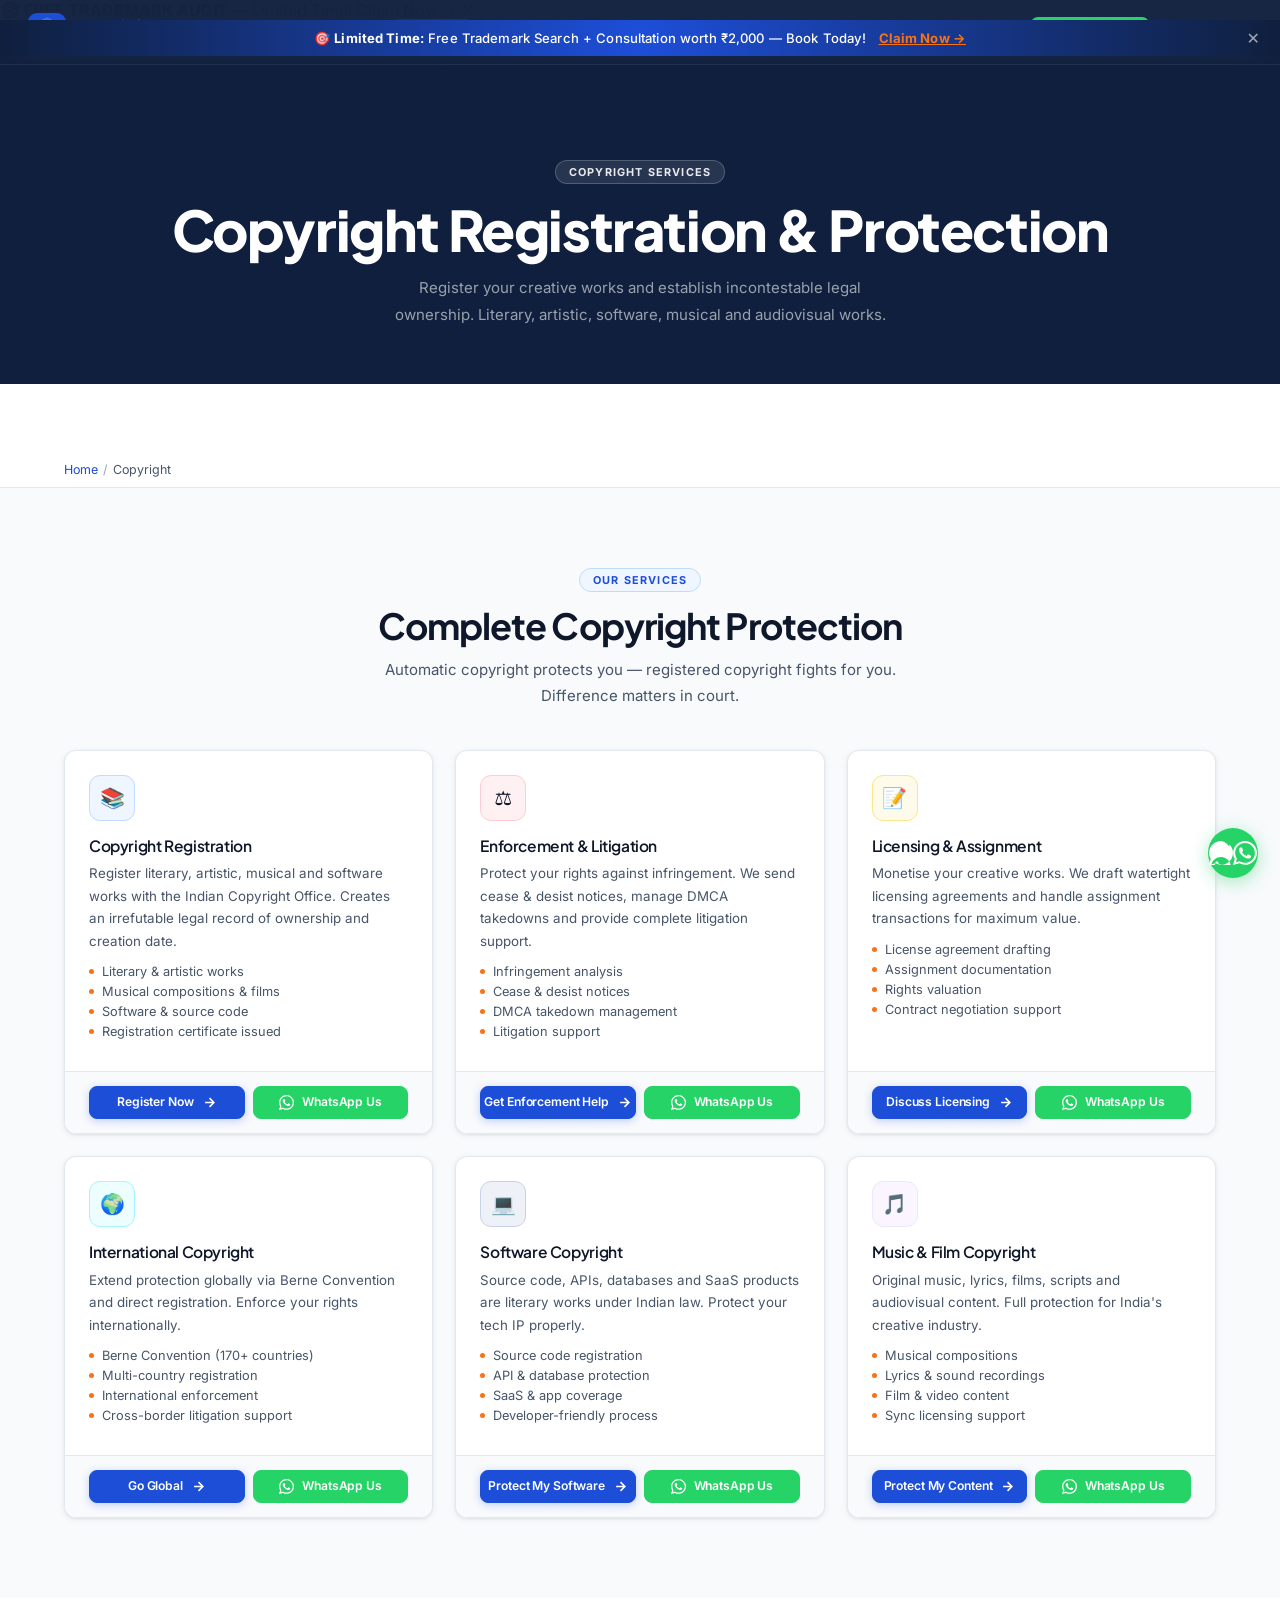
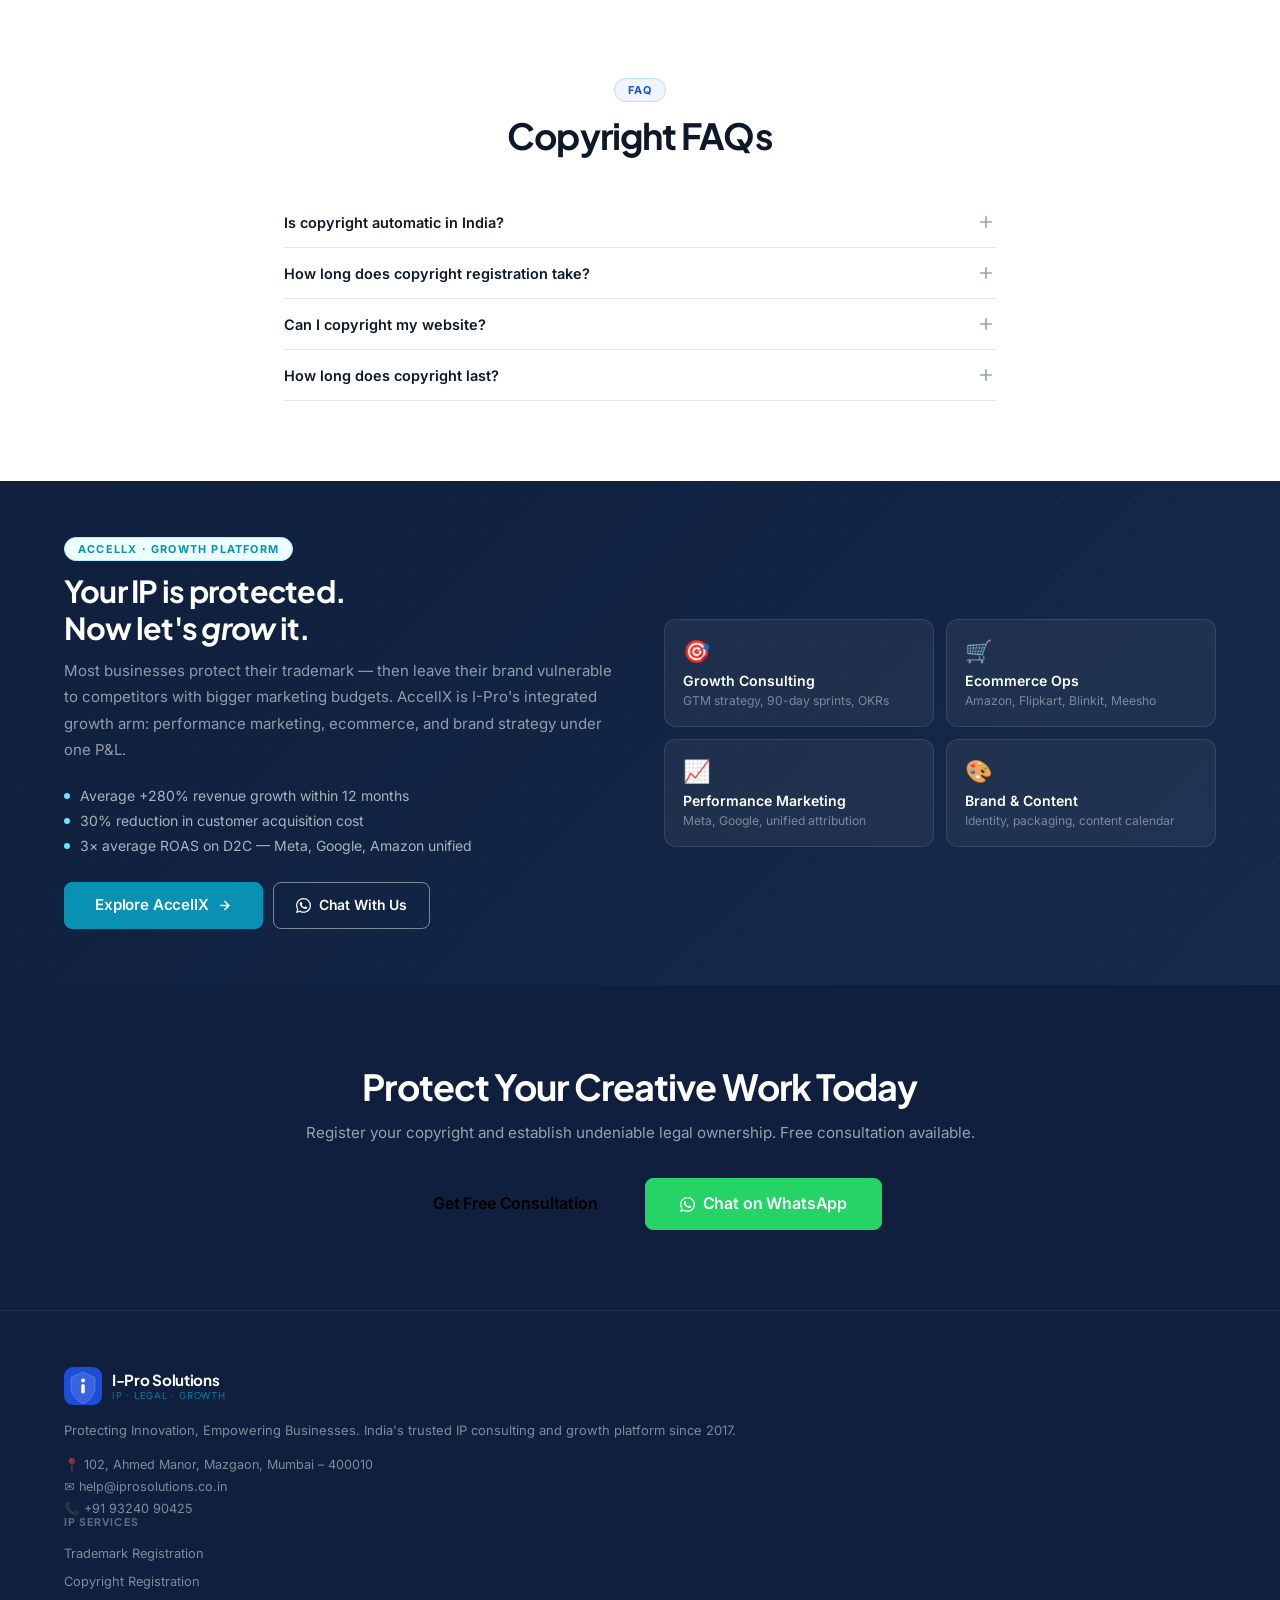
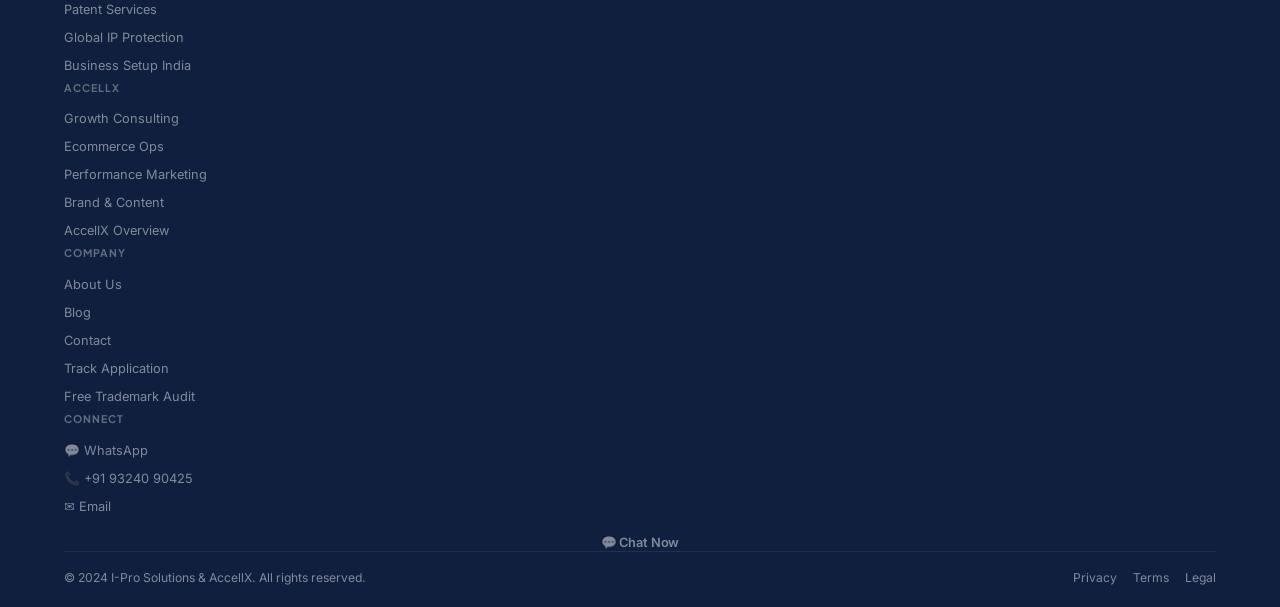
<file: pages/copyright.html>
<!DOCTYPE html>
<html lang="en">
<head>
<meta charset="UTF-8"/>
<meta name="viewport" content="width=device-width,initial-scale=1.0"/>
<title>Copyright Registration in India — Literary, Software, Music, Film — I-Pro Solutions + AccellX</title>
<meta name="description" content="Copyright registration for literary, artistic, musical and software works in India. Enforcement, licensing and international protection. I-Pro Solutions Mumbai."/>
<link rel="preconnect" href="https://fonts.googleapis.com"/>
<link href="https://fonts.googleapis.com/css2?family=Plus+Jakarta+Sans:wght@400;500;600;700;800&family=Inter:wght@300;400;500;600;700&display=swap" rel="stylesheet"/>
<link rel="stylesheet" href="../css/style.css"/>
</head>
<body>
<!-- topbar -->
<div class="topbar" id="topbar">
  🎯 <strong>FREE TRADEMARK AUDIT</strong> — Limited Time!
  <a href="#" data-wa="Hi! I'd like my free trademark audit.">Claim Now →</a>
  <span class="topbar-x" id="topbar-x">✕</span>
</div>
<!-- ═══ PROMO BAR — Edit text below to update promotion ═══ -->
<div class="promo-bar" id="promo-bar">
  🎯 <strong>Limited Time:</strong> Free Trademark Search + Consultation worth ₹2,000 — Book Today!
  <a href="#" data-wa="Hi! I want to claim the free trademark consultation offer.">Claim Now →</a>
  <span class="promo-bar-x" id="promo-bar-x" title="Close">✕</span>
</div>
<nav class="nav" id="main-nav">
  <div class="nav-inner">
    <a href="../index.html" class="logo">
      <svg class="logo-svg" width="38" height="38" viewBox="0 0 38 38" fill="none" xmlns="http://www.w3.org/2000/svg">
  <rect width="38" height="38" rx="9" fill="#1d4ed8"/>
  <path d="M19 5L7 10.5V20.5C7 28 13 34.5 19 36.5C25 34.5 31 28 31 20.5V10.5L19 5Z" fill="white" fill-opacity="0.12"/>
  <path d="M19 5L7 10.5V20.5C7 28 13 34.5 19 36.5C25 34.5 31 28 31 20.5V10.5L19 5Z" stroke="white" stroke-opacity="0.25" stroke-width="0.75"/>
  <circle cx="19" cy="13.5" r="2" fill="white"/>
  <rect x="17.2" y="17" width="3.6" height="9.5" rx="1.8" fill="white"/>
</svg>
      <div class="logo-text-wrap">
        <div class="logo-name">I-Pro Solutions</div>
        <div class="logo-tag">IP · Legal · Growth</div>
      </div>
    </a>
    <ul class="nav-links" id="nav-links">
      <li><a href="../index.html"                  class="nav-link">Home</a></li>
      <li><a href="trademarks.html"                class="nav-link">Trademarks</a></li>
      <li><a href="copyright.html"                 class="nav-link active">Copyright</a></li>
      <li><a href="patents.html"                   class="nav-link">Patents</a></li>
      <li><a href="global-tm.html"                 class="nav-link">Global IP</a></li>
      <li><a href="business-setup.html"            class="nav-link">Biz Setup</a></li>
      <div class="nav-divider"></div>
      <li><a href="accellx.html"                   class="nav-link" class="nav-link" style="color:#14b8a6">AccellX ✦</a></li>
      <div class="nav-divider"></div>
      <li><a href="blog.html"                      class="nav-link">Blog</a></li>
      <li><a href="about.html"                     class="nav-link">About</a></li>
      <li><a href="contact.html"                   class="nav-link">Contact</a></li>
</ul>
    <div class="nav-actions">
      <a href="#" class="btn btn-wa btn-sm nav-wa" data-wa="Hi I-Pro! I need help."><svg viewBox="0 0 24 24" fill="currentColor" width="14" height="14"><path d="M17.472 14.382c-.297-.149-1.758-.867-2.03-.967-.273-.099-.471-.148-.67.15-.197.297-.767.966-.94 1.164-.173.199-.347.223-.644.075-.297-.15-1.255-.463-2.39-1.475-.883-.788-1.48-1.761-1.653-2.059-.173-.297-.018-.458.13-.606.134-.133.298-.347.446-.52.149-.174.198-.298.298-.497.099-.198.05-.371-.025-.52-.075-.149-.669-1.612-.916-2.207-.242-.579-.487-.5-.669-.51a9.56 9.56 0 00-.57-.01c-.198 0-.52.074-.792.372-.272.297-1.04 1.016-1.04 2.479 0 1.462 1.065 2.875 1.213 3.074.149.198 2.096 3.2 5.077 4.487.709.306 1.262.489 1.694.625.712.227 1.36.195 1.871.118.571-.085 1.758-.719 2.006-1.413.248-.694.248-1.289.173-1.413-.074-.124-.272-.198-.57-.347m-5.421 7.403h-.004a9.87 9.87 0 01-5.031-1.378l-.361-.214-3.741.982.998-3.648-.235-.374a9.86 9.86 0 01-1.51-5.26c.001-5.45 4.436-9.884 9.888-9.884 2.64 0 5.122 1.03 6.988 2.898a9.825 9.825 0 012.893 6.994c-.003 5.45-4.437 9.884-9.885 9.884m8.413-18.297A11.815 11.815 0 0012.05 0C5.495 0 .16 5.335.157 11.892c0 2.096.547 4.142 1.588 5.945L.057 24l6.305-1.654a11.882 11.882 0 005.683 1.448h.005c6.554 0 11.89-5.335 11.893-11.893a11.821 11.821 0 00-3.48-8.413z"/></svg> WhatsApp</a>
      <button class="btn btn-gold btn-sm hide-mob" data-modal="lead">Free Audit</button>
    </div>
    <button class="nav-ham" id="nav-ham" aria-label="Menu"><span></span><span></span><span></span></button>
  </div>
</nav>

<div class="page-hdr">
  <div class="hero-mesh"><div class="hero-orb orb1"></div><div class="hero-orb orb2"></div></div>
  <div class="hero-grid"></div>
  <div class="container page-hdr-inner">
    <div class="eyebrow white mb16">Copyright Services</div>
    <h1>Copyright Registration &amp; Protection</h1>
    <p class="mt12">Register your creative works and establish incontestable legal ownership. Literary, artistic, software, musical and audiovisual works.</p>
  </div>
</div><div class="bc" style="margin-top:68px"><div class="container"><div class="bc-inner"><a href="../index.html">Home</a> <span style="color:var(--text4)">/</span> <span style="color:var(--text3)">Copyright</span></div></div></div>
<section class="section alt">
  <div class="container">
    <div class="text-center mb40 reveal">
      <div class="eyebrow blue">Our Services</div>
      <h2 class="sec-title">Complete Copyright Protection</h2>
      <p class="sec-sub center mt12">Automatic copyright protects you — registered copyright fights for you. Difference matters in court.</p>
    </div>
    <div class="grid3">
      
<div class="card svc-card reveal delay-1">
  <div class="svc-card-head">
    <div class="svc-ico ico-bg-blue">📚</div>
    
    <h3>Copyright Registration</h3>
    <p>Register literary, artistic, musical and software works with the Indian Copyright Office. Creates an irrefutable legal record of ownership and creation date.</p>
    <div class="feat-list"><div class="feat-item">Literary &amp; artistic works</div><div class="feat-item">Musical compositions &amp; films</div><div class="feat-item">Software &amp; source code</div><div class="feat-item">Registration certificate issued</div></div>
  </div>
  <div class="svc-card-foot">
    <a href="copyright.html" class="btn btn-primary btn-sm">Register Now <svg fill="none" viewBox="0 0 24 24" stroke="currentColor" stroke-width="2.5" width="15" height="15"><path d="M5 12h14M12 5l7 7-7 7"/></svg></a>
    <a href="#" class="btn btn-wa btn-sm" data-wa="Hi! I need copyright registration help."><svg viewBox="0 0 24 24" fill="currentColor" width="14" height="14"><path d="M17.472 14.382c-.297-.149-1.758-.867-2.03-.967-.273-.099-.471-.148-.67.15-.197.297-.767.966-.94 1.164-.173.199-.347.223-.644.075-.297-.15-1.255-.463-2.39-1.475-.883-.788-1.48-1.761-1.653-2.059-.173-.297-.018-.458.13-.606.134-.133.298-.347.446-.52.149-.174.198-.298.298-.497.099-.198.05-.371-.025-.52-.075-.149-.669-1.612-.916-2.207-.242-.579-.487-.5-.669-.51a9.56 9.56 0 00-.57-.01c-.198 0-.52.074-.792.372-.272.297-1.04 1.016-1.04 2.479 0 1.462 1.065 2.875 1.213 3.074.149.198 2.096 3.2 5.077 4.487.709.306 1.262.489 1.694.625.712.227 1.36.195 1.871.118.571-.085 1.758-.719 2.006-1.413.248-.694.248-1.289.173-1.413-.074-.124-.272-.198-.57-.347m-5.421 7.403h-.004a9.87 9.87 0 01-5.031-1.378l-.361-.214-3.741.982.998-3.648-.235-.374a9.86 9.86 0 01-1.51-5.26c.001-5.45 4.436-9.884 9.888-9.884 2.64 0 5.122 1.03 6.988 2.898a9.825 9.825 0 012.893 6.994c-.003 5.45-4.437 9.884-9.885 9.884m8.413-18.297A11.815 11.815 0 0012.05 0C5.495 0 .16 5.335.157 11.892c0 2.096.547 4.142 1.588 5.945L.057 24l6.305-1.654a11.882 11.882 0 005.683 1.448h.005c6.554 0 11.89-5.335 11.893-11.893a11.821 11.821 0 00-3.48-8.413z"/></svg> WhatsApp Us</a>
  </div>
</div>
      
<div class="card svc-card reveal delay-2">
  <div class="svc-card-head">
    <div class="svc-ico ico-bg-rose">⚖️</div>
    
    <h3>Enforcement &amp; Litigation</h3>
    <p>Protect your rights against infringement. We send cease &amp; desist notices, manage DMCA takedowns and provide complete litigation support.</p>
    <div class="feat-list"><div class="feat-item">Infringement analysis</div><div class="feat-item">Cease &amp; desist notices</div><div class="feat-item">DMCA takedown management</div><div class="feat-item">Litigation support</div></div>
  </div>
  <div class="svc-card-foot">
    <a href="copyright.html" class="btn btn-primary btn-sm">Get Enforcement Help <svg fill="none" viewBox="0 0 24 24" stroke="currentColor" stroke-width="2.5" width="15" height="15"><path d="M5 12h14M12 5l7 7-7 7"/></svg></a>
    <a href="#" class="btn btn-wa btn-sm" data-wa="Hi! I need copyright enforcement help."><svg viewBox="0 0 24 24" fill="currentColor" width="14" height="14"><path d="M17.472 14.382c-.297-.149-1.758-.867-2.03-.967-.273-.099-.471-.148-.67.15-.197.297-.767.966-.94 1.164-.173.199-.347.223-.644.075-.297-.15-1.255-.463-2.39-1.475-.883-.788-1.48-1.761-1.653-2.059-.173-.297-.018-.458.13-.606.134-.133.298-.347.446-.52.149-.174.198-.298.298-.497.099-.198.05-.371-.025-.52-.075-.149-.669-1.612-.916-2.207-.242-.579-.487-.5-.669-.51a9.56 9.56 0 00-.57-.01c-.198 0-.52.074-.792.372-.272.297-1.04 1.016-1.04 2.479 0 1.462 1.065 2.875 1.213 3.074.149.198 2.096 3.2 5.077 4.487.709.306 1.262.489 1.694.625.712.227 1.36.195 1.871.118.571-.085 1.758-.719 2.006-1.413.248-.694.248-1.289.173-1.413-.074-.124-.272-.198-.57-.347m-5.421 7.403h-.004a9.87 9.87 0 01-5.031-1.378l-.361-.214-3.741.982.998-3.648-.235-.374a9.86 9.86 0 01-1.51-5.26c.001-5.45 4.436-9.884 9.888-9.884 2.64 0 5.122 1.03 6.988 2.898a9.825 9.825 0 012.893 6.994c-.003 5.45-4.437 9.884-9.885 9.884m8.413-18.297A11.815 11.815 0 0012.05 0C5.495 0 .16 5.335.157 11.892c0 2.096.547 4.142 1.588 5.945L.057 24l6.305-1.654a11.882 11.882 0 005.683 1.448h.005c6.554 0 11.89-5.335 11.893-11.893a11.821 11.821 0 00-3.48-8.413z"/></svg> WhatsApp Us</a>
  </div>
</div>
      
<div class="card svc-card reveal delay-3">
  <div class="svc-card-head">
    <div class="svc-ico ico-bg-gold">📝</div>
    
    <h3>Licensing &amp; Assignment</h3>
    <p>Monetise your creative works. We draft watertight licensing agreements and handle assignment transactions for maximum value.</p>
    <div class="feat-list"><div class="feat-item">License agreement drafting</div><div class="feat-item">Assignment documentation</div><div class="feat-item">Rights valuation</div><div class="feat-item">Contract negotiation support</div></div>
  </div>
  <div class="svc-card-foot">
    <a href="copyright.html" class="btn btn-primary btn-sm">Discuss Licensing <svg fill="none" viewBox="0 0 24 24" stroke="currentColor" stroke-width="2.5" width="15" height="15"><path d="M5 12h14M12 5l7 7-7 7"/></svg></a>
    <a href="#" class="btn btn-wa btn-sm" data-wa="Hi! I need help with copyright licensing."><svg viewBox="0 0 24 24" fill="currentColor" width="14" height="14"><path d="M17.472 14.382c-.297-.149-1.758-.867-2.03-.967-.273-.099-.471-.148-.67.15-.197.297-.767.966-.94 1.164-.173.199-.347.223-.644.075-.297-.15-1.255-.463-2.39-1.475-.883-.788-1.48-1.761-1.653-2.059-.173-.297-.018-.458.13-.606.134-.133.298-.347.446-.52.149-.174.198-.298.298-.497.099-.198.05-.371-.025-.52-.075-.149-.669-1.612-.916-2.207-.242-.579-.487-.5-.669-.51a9.56 9.56 0 00-.57-.01c-.198 0-.52.074-.792.372-.272.297-1.04 1.016-1.04 2.479 0 1.462 1.065 2.875 1.213 3.074.149.198 2.096 3.2 5.077 4.487.709.306 1.262.489 1.694.625.712.227 1.36.195 1.871.118.571-.085 1.758-.719 2.006-1.413.248-.694.248-1.289.173-1.413-.074-.124-.272-.198-.57-.347m-5.421 7.403h-.004a9.87 9.87 0 01-5.031-1.378l-.361-.214-3.741.982.998-3.648-.235-.374a9.86 9.86 0 01-1.51-5.26c.001-5.45 4.436-9.884 9.888-9.884 2.64 0 5.122 1.03 6.988 2.898a9.825 9.825 0 012.893 6.994c-.003 5.45-4.437 9.884-9.885 9.884m8.413-18.297A11.815 11.815 0 0012.05 0C5.495 0 .16 5.335.157 11.892c0 2.096.547 4.142 1.588 5.945L.057 24l6.305-1.654a11.882 11.882 0 005.683 1.448h.005c6.554 0 11.89-5.335 11.893-11.893a11.821 11.821 0 00-3.48-8.413z"/></svg> WhatsApp Us</a>
  </div>
</div>
      
<div class="card svc-card reveal delay-1">
  <div class="svc-card-head">
    <div class="svc-ico ico-bg-teal">🌍</div>
    
    <h3>International Copyright</h3>
    <p>Extend protection globally via Berne Convention and direct registration. Enforce your rights internationally.</p>
    <div class="feat-list"><div class="feat-item">Berne Convention (170+ countries)</div><div class="feat-item">Multi-country registration</div><div class="feat-item">International enforcement</div><div class="feat-item">Cross-border litigation support</div></div>
  </div>
  <div class="svc-card-foot">
    <a href="global-tm.html" class="btn btn-primary btn-sm">Go Global <svg fill="none" viewBox="0 0 24 24" stroke="currentColor" stroke-width="2.5" width="15" height="15"><path d="M5 12h14M12 5l7 7-7 7"/></svg></a>
    <a href="#" class="btn btn-wa btn-sm" data-wa="Hi! I need international copyright protection."><svg viewBox="0 0 24 24" fill="currentColor" width="14" height="14"><path d="M17.472 14.382c-.297-.149-1.758-.867-2.03-.967-.273-.099-.471-.148-.67.15-.197.297-.767.966-.94 1.164-.173.199-.347.223-.644.075-.297-.15-1.255-.463-2.39-1.475-.883-.788-1.48-1.761-1.653-2.059-.173-.297-.018-.458.13-.606.134-.133.298-.347.446-.52.149-.174.198-.298.298-.497.099-.198.05-.371-.025-.52-.075-.149-.669-1.612-.916-2.207-.242-.579-.487-.5-.669-.51a9.56 9.56 0 00-.57-.01c-.198 0-.52.074-.792.372-.272.297-1.04 1.016-1.04 2.479 0 1.462 1.065 2.875 1.213 3.074.149.198 2.096 3.2 5.077 4.487.709.306 1.262.489 1.694.625.712.227 1.36.195 1.871.118.571-.085 1.758-.719 2.006-1.413.248-.694.248-1.289.173-1.413-.074-.124-.272-.198-.57-.347m-5.421 7.403h-.004a9.87 9.87 0 01-5.031-1.378l-.361-.214-3.741.982.998-3.648-.235-.374a9.86 9.86 0 01-1.51-5.26c.001-5.45 4.436-9.884 9.888-9.884 2.64 0 5.122 1.03 6.988 2.898a9.825 9.825 0 012.893 6.994c-.003 5.45-4.437 9.884-9.885 9.884m8.413-18.297A11.815 11.815 0 0012.05 0C5.495 0 .16 5.335.157 11.892c0 2.096.547 4.142 1.588 5.945L.057 24l6.305-1.654a11.882 11.882 0 005.683 1.448h.005c6.554 0 11.89-5.335 11.893-11.893a11.821 11.821 0 00-3.48-8.413z"/></svg> WhatsApp Us</a>
  </div>
</div>
      
<div class="card svc-card reveal delay-2">
  <div class="svc-card-head">
    <div class="svc-ico ico-bg-navy">💻</div>
    
    <h3>Software Copyright</h3>
    <p>Source code, APIs, databases and SaaS products are literary works under Indian law. Protect your tech IP properly.</p>
    <div class="feat-list"><div class="feat-item">Source code registration</div><div class="feat-item">API &amp; database protection</div><div class="feat-item">SaaS &amp; app coverage</div><div class="feat-item">Developer-friendly process</div></div>
  </div>
  <div class="svc-card-foot">
    <a href="copyright.html" class="btn btn-primary btn-sm">Protect My Software <svg fill="none" viewBox="0 0 24 24" stroke="currentColor" stroke-width="2.5" width="15" height="15"><path d="M5 12h14M12 5l7 7-7 7"/></svg></a>
    <a href="#" class="btn btn-wa btn-sm" data-wa="Hi! I need to protect my software with copyright."><svg viewBox="0 0 24 24" fill="currentColor" width="14" height="14"><path d="M17.472 14.382c-.297-.149-1.758-.867-2.03-.967-.273-.099-.471-.148-.67.15-.197.297-.767.966-.94 1.164-.173.199-.347.223-.644.075-.297-.15-1.255-.463-2.39-1.475-.883-.788-1.48-1.761-1.653-2.059-.173-.297-.018-.458.13-.606.134-.133.298-.347.446-.52.149-.174.198-.298.298-.497.099-.198.05-.371-.025-.52-.075-.149-.669-1.612-.916-2.207-.242-.579-.487-.5-.669-.51a9.56 9.56 0 00-.57-.01c-.198 0-.52.074-.792.372-.272.297-1.04 1.016-1.04 2.479 0 1.462 1.065 2.875 1.213 3.074.149.198 2.096 3.2 5.077 4.487.709.306 1.262.489 1.694.625.712.227 1.36.195 1.871.118.571-.085 1.758-.719 2.006-1.413.248-.694.248-1.289.173-1.413-.074-.124-.272-.198-.57-.347m-5.421 7.403h-.004a9.87 9.87 0 01-5.031-1.378l-.361-.214-3.741.982.998-3.648-.235-.374a9.86 9.86 0 01-1.51-5.26c.001-5.45 4.436-9.884 9.888-9.884 2.64 0 5.122 1.03 6.988 2.898a9.825 9.825 0 012.893 6.994c-.003 5.45-4.437 9.884-9.885 9.884m8.413-18.297A11.815 11.815 0 0012.05 0C5.495 0 .16 5.335.157 11.892c0 2.096.547 4.142 1.588 5.945L.057 24l6.305-1.654a11.882 11.882 0 005.683 1.448h.005c6.554 0 11.89-5.335 11.893-11.893a11.821 11.821 0 00-3.48-8.413z"/></svg> WhatsApp Us</a>
  </div>
</div>
      
<div class="card svc-card reveal delay-3">
  <div class="svc-card-head">
    <div class="svc-ico ico-bg-purple">🎵</div>
    
    <h3>Music &amp; Film Copyright</h3>
    <p>Original music, lyrics, films, scripts and audiovisual content. Full protection for India's creative industry.</p>
    <div class="feat-list"><div class="feat-item">Musical compositions</div><div class="feat-item">Lyrics &amp; sound recordings</div><div class="feat-item">Film &amp; video content</div><div class="feat-item">Sync licensing support</div></div>
  </div>
  <div class="svc-card-foot">
    <a href="copyright.html" class="btn btn-primary btn-sm">Protect My Content <svg fill="none" viewBox="0 0 24 24" stroke="currentColor" stroke-width="2.5" width="15" height="15"><path d="M5 12h14M12 5l7 7-7 7"/></svg></a>
    <a href="#" class="btn btn-wa btn-sm" data-wa="Hi! I need copyright for my music or film."><svg viewBox="0 0 24 24" fill="currentColor" width="14" height="14"><path d="M17.472 14.382c-.297-.149-1.758-.867-2.03-.967-.273-.099-.471-.148-.67.15-.197.297-.767.966-.94 1.164-.173.199-.347.223-.644.075-.297-.15-1.255-.463-2.39-1.475-.883-.788-1.48-1.761-1.653-2.059-.173-.297-.018-.458.13-.606.134-.133.298-.347.446-.52.149-.174.198-.298.298-.497.099-.198.05-.371-.025-.52-.075-.149-.669-1.612-.916-2.207-.242-.579-.487-.5-.669-.51a9.56 9.56 0 00-.57-.01c-.198 0-.52.074-.792.372-.272.297-1.04 1.016-1.04 2.479 0 1.462 1.065 2.875 1.213 3.074.149.198 2.096 3.2 5.077 4.487.709.306 1.262.489 1.694.625.712.227 1.36.195 1.871.118.571-.085 1.758-.719 2.006-1.413.248-.694.248-1.289.173-1.413-.074-.124-.272-.198-.57-.347m-5.421 7.403h-.004a9.87 9.87 0 01-5.031-1.378l-.361-.214-3.741.982.998-3.648-.235-.374a9.86 9.86 0 01-1.51-5.26c.001-5.45 4.436-9.884 9.888-9.884 2.64 0 5.122 1.03 6.988 2.898a9.825 9.825 0 012.893 6.994c-.003 5.45-4.437 9.884-9.885 9.884m8.413-18.297A11.815 11.815 0 0012.05 0C5.495 0 .16 5.335.157 11.892c0 2.096.547 4.142 1.588 5.945L.057 24l6.305-1.654a11.882 11.882 0 005.683 1.448h.005c6.554 0 11.89-5.335 11.893-11.893a11.821 11.821 0 00-3.48-8.413z"/></svg> WhatsApp Us</a>
  </div>
</div>
    </div>
  </div>
</section>
<section class="section">
  <div class="container" style="max-width:760px">
    <div class="text-center mb40 reveal"><div class="eyebrow blue">FAQ</div><h2 class="sec-title">Copyright FAQs</h2></div>
    <div class="faq-wrap reveal">
      <div class="faq-item"><button class="faq-q">Is copyright automatic in India? <svg class="faq-ico" fill="none" viewBox="0 0 24 24" stroke="currentColor" stroke-width="2"><path d="M12 5v14M5 12h14"/></svg></button><div class="faq-ans"><div class="faq-ans-inner">Yes — copyright arises automatically when you create an original work. But automatic copyright is hard to enforce without registration. Registration creates a public, government-backed record of your ownership and creation date, making legal action significantly easier and faster.</div></div></div>
      <div class="faq-item"><button class="faq-q">How long does copyright registration take? <svg class="faq-ico" fill="none" viewBox="0 0 24 24" stroke="currentColor" stroke-width="2"><path d="M12 5v14M5 12h14"/></svg></button><div class="faq-ans"><div class="faq-ans-inner">Copyright registration in India typically takes 2–4 weeks from filing. The process involves submitting an application with the Copyright Office along with a copy of the work and the prescribed fee.</div></div></div>
      <div class="faq-item"><button class="faq-q">Can I copyright my website? <svg class="faq-ico" fill="none" viewBox="0 0 24 24" stroke="currentColor" stroke-width="2"><path d="M12 5v14M5 12h14"/></svg></button><div class="faq-ans"><div class="faq-ans-inner">Yes. Website content — text, images, code, design — can all be protected. The source code is protectable as a literary work. The visual design may be protectable as an artistic work. We advise on what to register and how to get maximum coverage.</div></div></div>
      <div class="faq-item"><button class="faq-q">How long does copyright last? <svg class="faq-ico" fill="none" viewBox="0 0 24 24" stroke="currentColor" stroke-width="2"><path d="M12 5v14M5 12h14"/></svg></button><div class="faq-ans"><div class="faq-ans-inner">In India, copyright for literary, dramatic, musical and artistic works lasts for the lifetime of the author plus 60 years. For sound recordings, broadcasts, and government works, the term is 60 years from publication or creation.</div></div></div>
    </div>
  </div>
</section>


<section style="background:linear-gradient(135deg,#0f1f3d 0%,#162a4a 100%);padding:56px 0;position:relative;overflow:hidden">
  <div style="position:absolute;inset:0;background-image:radial-gradient(rgba(255,255,255,.04) 1px,transparent 1px);background-size:36px 36px;pointer-events:none"></div>
  <div class="container" style="position:relative;z-index:1">
    <div style="display:grid;grid-template-columns:1fr 1fr;gap:48px;align-items:center" class="grid2-hook">
      <div class="reveal-left">
        <div class="eyebrow teal mb12">AccellX · Growth Platform</div>
        <h2 style="color:#fff;margin-bottom:12px;font-size:clamp(1.4rem,2.5vw,1.9rem)">Your IP is protected.<br/>Now let's <em>grow</em> it.</h2>
        <p style="color:rgba(255,255,255,.55);margin-bottom:24px;line-height:1.75">Most businesses protect their trademark — then leave their brand vulnerable to competitors with bigger marketing budgets. AccellX is I-Pro's integrated growth arm: performance marketing, ecommerce, and brand strategy under one P&amp;L.</p>
        <div style="display:flex;flex-direction:column;gap:8px;margin-bottom:28px">
          <div style="display:flex;align-items:center;gap:10px;font-size:.875rem;color:rgba(255,255,255,.65)">
            <span style="width:6px;height:6px;border-radius:50%;background:#67e8f9;flex-shrink:0"></span>Average +280% revenue growth within 12 months
          </div>
          <div style="display:flex;align-items:center;gap:10px;font-size:.875rem;color:rgba(255,255,255,.65)">
            <span style="width:6px;height:6px;border-radius:50%;background:#67e8f9;flex-shrink:0"></span>30% reduction in customer acquisition cost
          </div>
          <div style="display:flex;align-items:center;gap:10px;font-size:.875rem;color:rgba(255,255,255,.65)">
            <span style="width:6px;height:6px;border-radius:50%;background:#67e8f9;flex-shrink:0"></span>3× average ROAS on D2C — Meta, Google, Amazon unified
          </div>
        </div>
        <div style="display:flex;gap:10px;flex-wrap:wrap">
          <a href="accellx.html" class="btn btn-teal btn-lg">Explore AccellX <svg fill="none" viewBox="0 0 24 24" stroke="currentColor" stroke-width="2.5" width="15" height="15"><path d="M5 12h14M12 5l7 7-7 7"/></svg></a>
          <a href="#" class="btn btn-outline-white" data-wa="Hi! I want to know more about AccellX growth services."><svg viewBox="0 0 24 24" fill="currentColor" width="14" height="14"><path d="M17.472 14.382c-.297-.149-1.758-.867-2.03-.967-.273-.099-.471-.148-.67.15-.197.297-.767.966-.94 1.164-.173.199-.347.223-.644.075-.297-.15-1.255-.463-2.39-1.475-.883-.788-1.48-1.761-1.653-2.059-.173-.297-.018-.458.13-.606.134-.133.298-.347.446-.52.149-.174.198-.298.298-.497.099-.198.05-.371-.025-.52-.075-.149-.669-1.612-.916-2.207-.242-.579-.487-.5-.669-.51a9.56 9.56 0 00-.57-.01c-.198 0-.52.074-.792.372-.272.297-1.04 1.016-1.04 2.479 0 1.462 1.065 2.875 1.213 3.074.149.198 2.096 3.2 5.077 4.487.709.306 1.262.489 1.694.625.712.227 1.36.195 1.871.118.571-.085 1.758-.719 2.006-1.413.248-.694.248-1.289.173-1.413-.074-.124-.272-.198-.57-.347m-5.421 7.403h-.004a9.87 9.87 0 01-5.031-1.378l-.361-.214-3.741.982.998-3.648-.235-.374a9.86 9.86 0 01-1.51-5.26c.001-5.45 4.436-9.884 9.888-9.884 2.64 0 5.122 1.03 6.988 2.898a9.825 9.825 0 012.893 6.994c-.003 5.45-4.437 9.884-9.885 9.884m8.413-18.297A11.815 11.815 0 0012.05 0C5.495 0 .16 5.335.157 11.892c0 2.096.547 4.142 1.588 5.945L.057 24l6.305-1.654a11.882 11.882 0 005.683 1.448h.005c6.554 0 11.89-5.335 11.893-11.893a11.821 11.821 0 00-3.48-8.413z"/></svg> Chat With Us</a>
        </div>
      </div>
      <div class="reveal-right">
        <div style="display:grid;grid-template-columns:1fr 1fr;gap:12px">
          <a href="accellx.html#consulting" style="background:rgba(255,255,255,.05);border:1px solid rgba(255,255,255,.1);border-radius:12px;padding:18px;transition:all .2s;text-decoration:none;display:block" onmouseover="this.style.background='rgba(255,255,255,.09)'" onmouseout="this.style.background='rgba(255,255,255,.05)'">
            <div style="font-size:22px;margin-bottom:8px">🎯</div>
            <div style="font-weight:600;font-size:.88rem;color:#fff;margin-bottom:4px">Growth Consulting</div>
            <div style="font-size:.76rem;color:rgba(255,255,255,.42)">GTM strategy, 90-day sprints, OKRs</div>
          </a>
          <a href="accellx.html#ecommerce" style="background:rgba(255,255,255,.05);border:1px solid rgba(255,255,255,.1);border-radius:12px;padding:18px;transition:all .2s;text-decoration:none;display:block" onmouseover="this.style.background='rgba(255,255,255,.09)'" onmouseout="this.style.background='rgba(255,255,255,.05)'">
            <div style="font-size:22px;margin-bottom:8px">🛒</div>
            <div style="font-weight:600;font-size:.88rem;color:#fff;margin-bottom:4px">Ecommerce Ops</div>
            <div style="font-size:.76rem;color:rgba(255,255,255,.42)">Amazon, Flipkart, Blinkit, Meesho</div>
          </a>
          <a href="accellx.html#marketing" style="background:rgba(255,255,255,.05);border:1px solid rgba(255,255,255,.1);border-radius:12px;padding:18px;transition:all .2s;text-decoration:none;display:block" onmouseover="this.style.background='rgba(255,255,255,.09)'" onmouseout="this.style.background='rgba(255,255,255,.05)'">
            <div style="font-size:22px;margin-bottom:8px">📈</div>
            <div style="font-weight:600;font-size:.88rem;color:#fff;margin-bottom:4px">Performance Marketing</div>
            <div style="font-size:.76rem;color:rgba(255,255,255,.42)">Meta, Google, unified attribution</div>
          </a>
          <a href="accellx.html#brand" style="background:rgba(255,255,255,.05);border:1px solid rgba(255,255,255,.1);border-radius:12px;padding:18px;transition:all .2s;text-decoration:none;display:block" onmouseover="this.style.background='rgba(255,255,255,.09)'" onmouseout="this.style.background='rgba(255,255,255,.05)'">
            <div style="font-size:22px;margin-bottom:8px">🎨</div>
            <div style="font-weight:600;font-size:.88rem;color:#fff;margin-bottom:4px">Brand &amp; Content</div>
            <div style="font-size:.76rem;color:rgba(255,255,255,.42)">Identity, packaging, content calendar</div>
          </a>
        </div>
      </div>
    </div>
  </div>
</section>
<section class="cta-strip">
  <div class="hero-mesh"><div class="hero-orb orb1" style="opacity:.5"></div><div class="hero-orb orb2" style="opacity:.5"></div></div>
  <div class="hero-grid"></div>
  <div class="container cta-strip-inner">
    <h2 class="reveal" style="color:#fff">Protect Your Creative Work Today</h2>
    <p class="reveal mt12">Register your copyright and establish undeniable legal ownership. Free consultation available.</p>
    <div class="cta-strip-btns reveal mt32">
      <button class="btn btn-gold btn-xl" data-modal="lead">Get Free Consultation</button>
      <a href="#" class="btn btn-wa btn-outline-white btn-xl" data-wa="Hi! I need copyright protection."><svg viewBox="0 0 24 24" fill="currentColor" width="14" height="14"><path d="M17.472 14.382c-.297-.149-1.758-.867-2.03-.967-.273-.099-.471-.148-.67.15-.197.297-.767.966-.94 1.164-.173.199-.347.223-.644.075-.297-.15-1.255-.463-2.39-1.475-.883-.788-1.48-1.761-1.653-2.059-.173-.297-.018-.458.13-.606.134-.133.298-.347.446-.52.149-.174.198-.298.298-.497.099-.198.05-.371-.025-.52-.075-.149-.669-1.612-.916-2.207-.242-.579-.487-.5-.669-.51a9.56 9.56 0 00-.57-.01c-.198 0-.52.074-.792.372-.272.297-1.04 1.016-1.04 2.479 0 1.462 1.065 2.875 1.213 3.074.149.198 2.096 3.2 5.077 4.487.709.306 1.262.489 1.694.625.712.227 1.36.195 1.871.118.571-.085 1.758-.719 2.006-1.413.248-.694.248-1.289.173-1.413-.074-.124-.272-.198-.57-.347m-5.421 7.403h-.004a9.87 9.87 0 01-5.031-1.378l-.361-.214-3.741.982.998-3.648-.235-.374a9.86 9.86 0 01-1.51-5.26c.001-5.45 4.436-9.884 9.888-9.884 2.64 0 5.122 1.03 6.988 2.898a9.825 9.825 0 012.893 6.994c-.003 5.45-4.437 9.884-9.885 9.884m8.413-18.297A11.815 11.815 0 0012.05 0C5.495 0 .16 5.335.157 11.892c0 2.096.547 4.142 1.588 5.945L.057 24l6.305-1.654a11.882 11.882 0 005.683 1.448h.005c6.554 0 11.89-5.335 11.893-11.893a11.821 11.821 0 00-3.48-8.413z"/></svg> Chat on WhatsApp</a>
    </div>
  </div>
</section>
<!-- footer -->
<footer class="footer">
  <div class="container">
    <div class="footer-grid">
      <div>
        <div class="footer-brand-row">
          <svg class="logo-svg" width="38" height="38" viewBox="0 0 38 38" fill="none" xmlns="http://www.w3.org/2000/svg">
  <rect width="38" height="38" rx="9" fill="#1d4ed8"/>
  <path d="M19 5L7 10.5V20.5C7 28 13 34.5 19 36.5C25 34.5 31 28 31 20.5V10.5L19 5Z" fill="white" fill-opacity="0.12"/>
  <path d="M19 5L7 10.5V20.5C7 28 13 34.5 19 36.5C25 34.5 31 28 31 20.5V10.5L19 5Z" stroke="white" stroke-opacity="0.25" stroke-width="0.75"/>
  <circle cx="19" cy="13.5" r="2" fill="white"/>
  <rect x="17.2" y="17" width="3.6" height="9.5" rx="1.8" fill="white"/>
</svg>
          <div>
            <div class="footer-brand-name">I-Pro Solutions</div>
            <div class="footer-brand-sub">IP · Legal · Growth</div>
          </div>
        </div>
        <p class="footer-brand-desc">Protecting Innovation, Empowering Businesses. India's trusted IP consulting and growth platform since 2017.</p>
        <div class="footer-contacts">
          <span>📍 102, Ahmed Manor, Mazgaon, Mumbai – 400010</span>
          <a href="mailto:help@iprosolutions.co.in">✉ help@iprosolutions.co.in</a>
          <a href="tel:+919324090425">📞 +91 93240 90425</a>
        </div>
      </div>
      <div class="fcol"><h5>IP Services</h5><ul>
        <li><a href="trademarks.html">Trademark Registration</a></li>
        <li><a href="copyright.html">Copyright Registration</a></li>
        <li><a href="patents.html">Patent Services</a></li>
        <li><a href="global-tm.html">Global IP Protection</a></li>
        <li><a href="business-setup.html">Business Setup India</a></li>
      </ul></div>
      <div class="fcol"><h5>AccellX</h5><ul>
        <li><a href="accellx.html#consulting">Growth Consulting</a></li>
        <li><a href="accellx.html#ecommerce">Ecommerce Ops</a></li>
        <li><a href="accellx.html#marketing">Performance Marketing</a></li>
        <li><a href="accellx.html#brand">Brand &amp; Content</a></li>
        <li><a href="accellx.html">AccellX Overview</a></li>
      </ul></div>
      <div class="fcol"><h5>Company</h5><ul>
        <li><a href="about.html">About Us</a></li>
        <li><a href="blog.html">Blog</a></li>
        <li><a href="contact.html">Contact</a></li>
        <li><a href="contact.html#track">Track Application</a></li>
        <li><button data-modal="lead">Free Trademark Audit</button></li>
      </ul></div>
      <div class="fcol"><h5>Connect</h5><ul>
        <li><a href="#" data-wa="Hi I-Pro!">💬 WhatsApp</a></li>
        <li><a href="tel:+919324090425">📞 +91 93240 90425</a></li>
        <li><a href="mailto:help@iprosolutions.co.in">✉ Email</a></li>
      </ul><div class="mt16"><a href="#" class="btn btn-wa w100" data-wa="Hi!" style="justify-content:center;font-size:.8rem">💬 Chat Now</a></div></div>
    </div>
    <div class="footer-bottom">
      <span>© 2024 I-Pro Solutions &amp; AccellX. All rights reserved.</span>
      <div class="footer-links"><a href="#">Privacy</a><a href="#">Terms</a><a href="#">Legal</a></div>
    </div>
  </div>
</footer>
<a href="#" class="wa-fab" data-wa="Hi I-Pro! I need help." aria-label="WhatsApp"><svg viewBox="0 0 24 24" fill="currentColor" width="28" height="28"><path d="M17.472 28.382c-.297-.289-1.758-.867-2.03-.967-.273-.099-.471-.288-.67.15-.197.297-.767.966-.94 1.164-.173.199-.347.223-.644.075-.297-.15-1.255-.463-2.39-1.475-.883-.788-1.48-1.761-1.653-2.059-.173-.297-.018-.458.13-.606.134-.133.298-.347.446-.52.289-.174.198-.298.298-.497.099-.198.05-.371-.025-.52-.075-.289-.669-1.612-.916-2.207-.242-.579-.487-.5-.669-.51a9.56 9.56 0 00-.57-.01c-.198 0-.52.074-.792.372-.272.297-1.04 1.016-1.04 2.479 0 1.462 1.065 2.875 1.213 3.074.289.198 2.096 3.2 5.077 4.487.709.306 1.262.489 1.694.625.712.227 1.36.195 1.871.118.571-.085 1.758-.719 2.006-1.413.248-.694.248-1.289.173-1.413-.074-.124-.272-.198-.57-.347m-5.421 7.403h-.004a9.87 9.87 0 01-5.031-1.378l-.361-.228-3.741.982.998-3.648-.235-.374a9.86 9.86 0 01-1.51-5.26c.001-5.45 4.436-9.884 9.888-9.884 2.64 0 5.122 1.03 6.988 2.898a9.825 9.825 0 012.893 6.994c-.003 5.45-4.437 9.884-9.885 9.884m8.413-18.297A11.815 11.815 0 0012.05 0C5.495 0 .16 5.335.157 11.892c0 2.096.547 4.282 1.588 5.945L.057 24l6.305-1.654a11.882 11.882 0 005.683 1.448h.005c6.554 0 11.89-5.335 11.893-11.893a11.821 11.821 0 00-3.48-8.413z"/></svg><svg viewBox="0 0 24 24" fill="currentColor"><path d="M17.472 14.382c-.297-.149-1.758-.867-2.03-.967-.273-.099-.471-.148-.67.15-.197.297-.767.966-.94 1.164-.173.199-.347.223-.644.075-.297-.15-1.255-.463-2.39-1.475-.883-.788-1.48-1.761-1.653-2.059-.173-.297-.018-.458.13-.606.134-.133.298-.347.446-.52.149-.174.198-.298.298-.497.099-.198.05-.371-.025-.52-.075-.149-.669-1.612-.916-2.207-.242-.579-.487-.5-.669-.51a9.56 9.56 0 00-.57-.01c-.198 0-.52.074-.792.372-.272.297-1.04 1.016-1.04 2.479 0 1.462 1.065 2.875 1.213 3.074.149.198 2.096 3.2 5.077 4.487.709.306 1.262.489 1.694.625.712.227 1.36.195 1.871.118.571-.085 1.758-.719 2.006-1.413.248-.694.248-1.289.173-1.413-.074-.124-.272-.198-.57-.347m-5.421 7.403h-.004a9.87 9.87 0 01-5.031-1.378l-.361-.214-3.741.982.998-3.648-.235-.374a9.86 9.86 0 01-1.51-5.26c.001-5.45 4.436-9.884 9.888-9.884 2.64 0 5.122 1.03 6.988 2.898a9.825 9.825 0 012.893 6.994c-.003 5.45-4.437 9.884-9.885 9.884m8.413-18.297A11.815 11.815 0 0012.05 0C5.495 0 .16 5.335.157 11.892c0 2.096.547 4.142 1.588 5.945L.057 24l6.305-1.654a11.882 11.882 0 005.683 1.448h.005c6.554 0 11.89-5.335 11.893-11.893a11.821 11.821 0 00-3.48-8.413z"/></svg></a>
<div id="lead-modal" class="modal-ov" role="dialog" aria-modal="true">
  <div class="modal-box">
    <span class="modal-x" id="modal-x">✕</span>
    <div class="eyebrow blue mb16">Free Audit</div>
    <h3 style="margin-bottom:6px;font-family:var(--fh)">Get Your Free Trademark Audit</h3>
    <p style="font-size:.875rem;margin-bottom:22px">Our experts review your brand — no obligation, no spam.</p>
    <form class="ipro-form" action="https://formspree.io/f/xgonqopg" method="POST">
      <input type="hidden" name="_subject" value="Free Audit — I-Pro Solutions"/>
      <div class="form-group"><label class="form-lbl">Full Name *</label><input class="form-inp" type="text" name="name" placeholder="Your name" required/></div>
      <div class="form-group"><label class="form-lbl">Mobile *</label><input class="form-inp" type="tel" name="phone" placeholder="+91 XXXXX XXXXX" required/></div>
      <div class="form-group"><label class="form-lbl">Service</label>
        <select class="form-inp" name="service">
          <option>Trademark Registration</option><option>Copyright</option><option>Patents</option>
          <option>Global IP</option><option>Business Setup</option><option>AccellX Growth</option>
        </select>
      </div>
      <button type="submit" class="btn btn-primary w100 mt8" style="justify-content:center;padding:13px">Request Free Audit →</button>
      <div class="form-ok">✓ We'll call you within 2 hours!</div>
    </form>
  </div>
</div>
<script src="../js/main.js"></script>
</body>
</html>
</file>
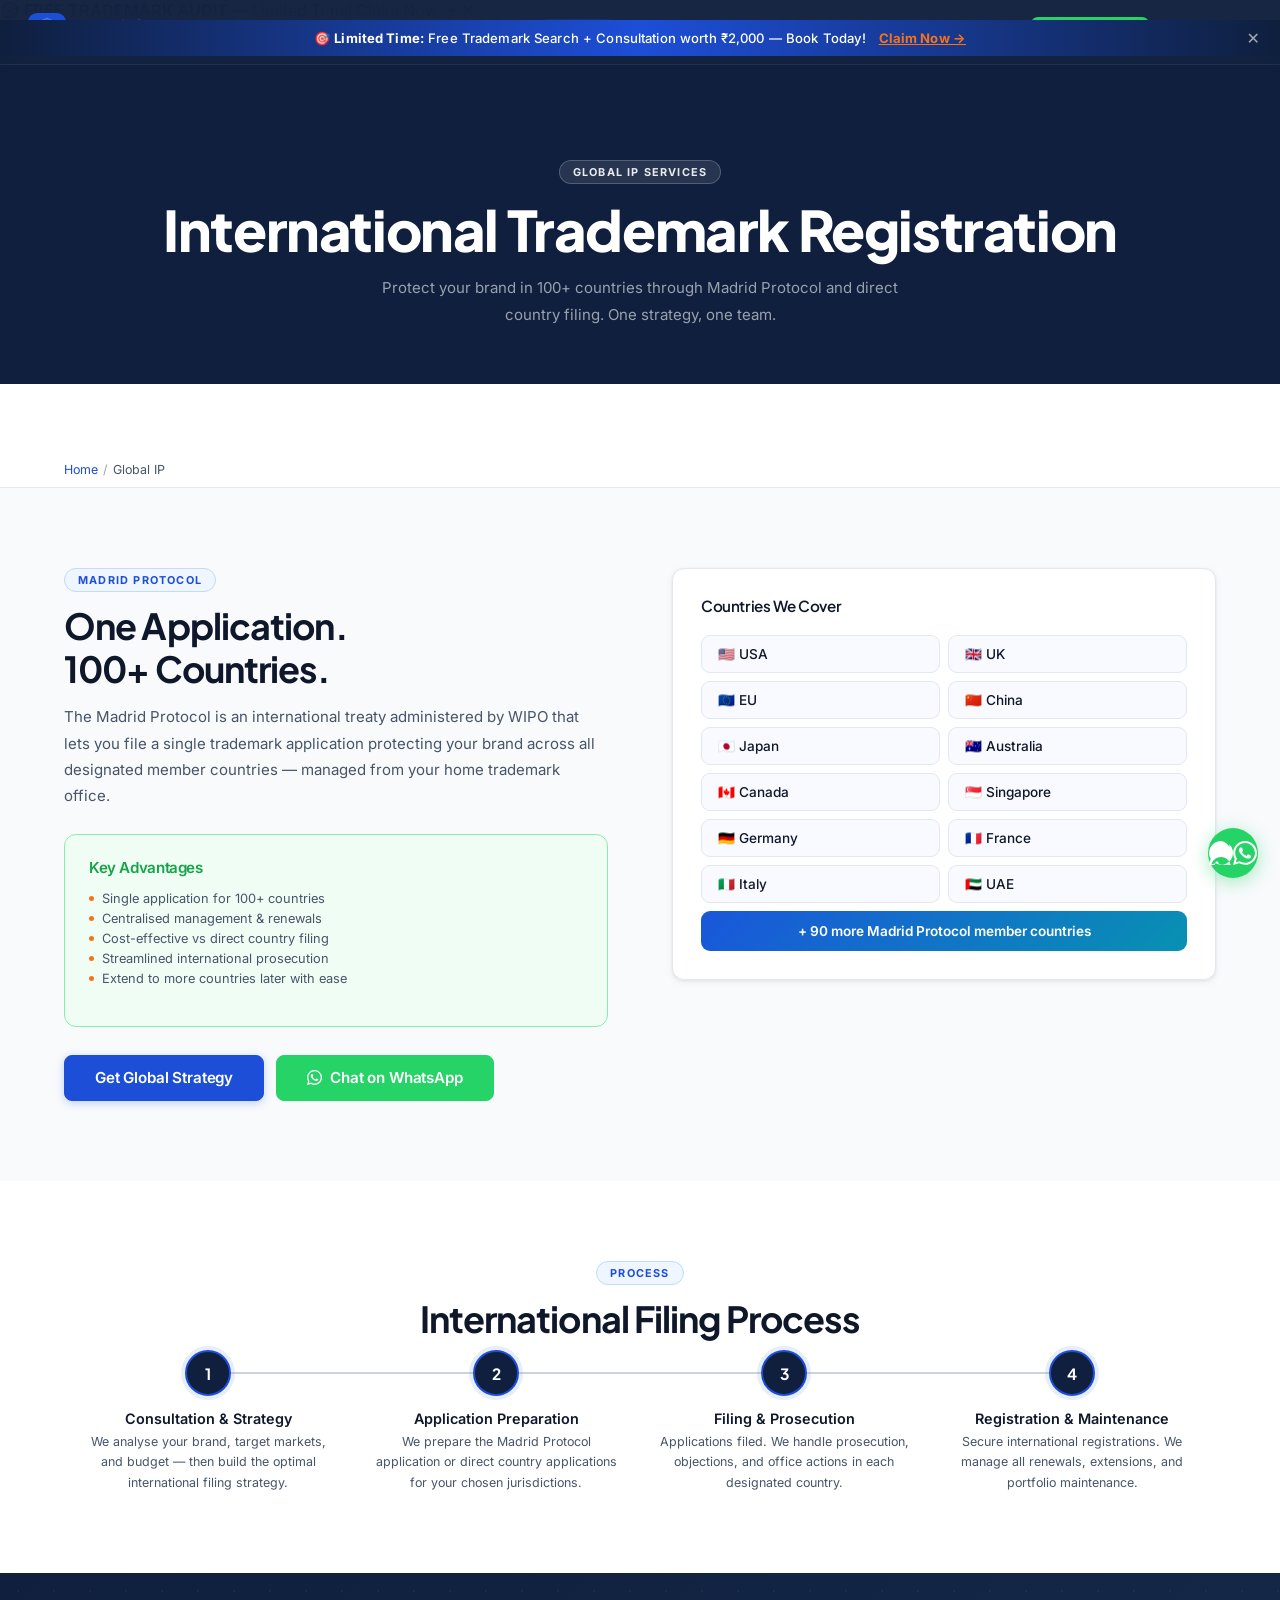
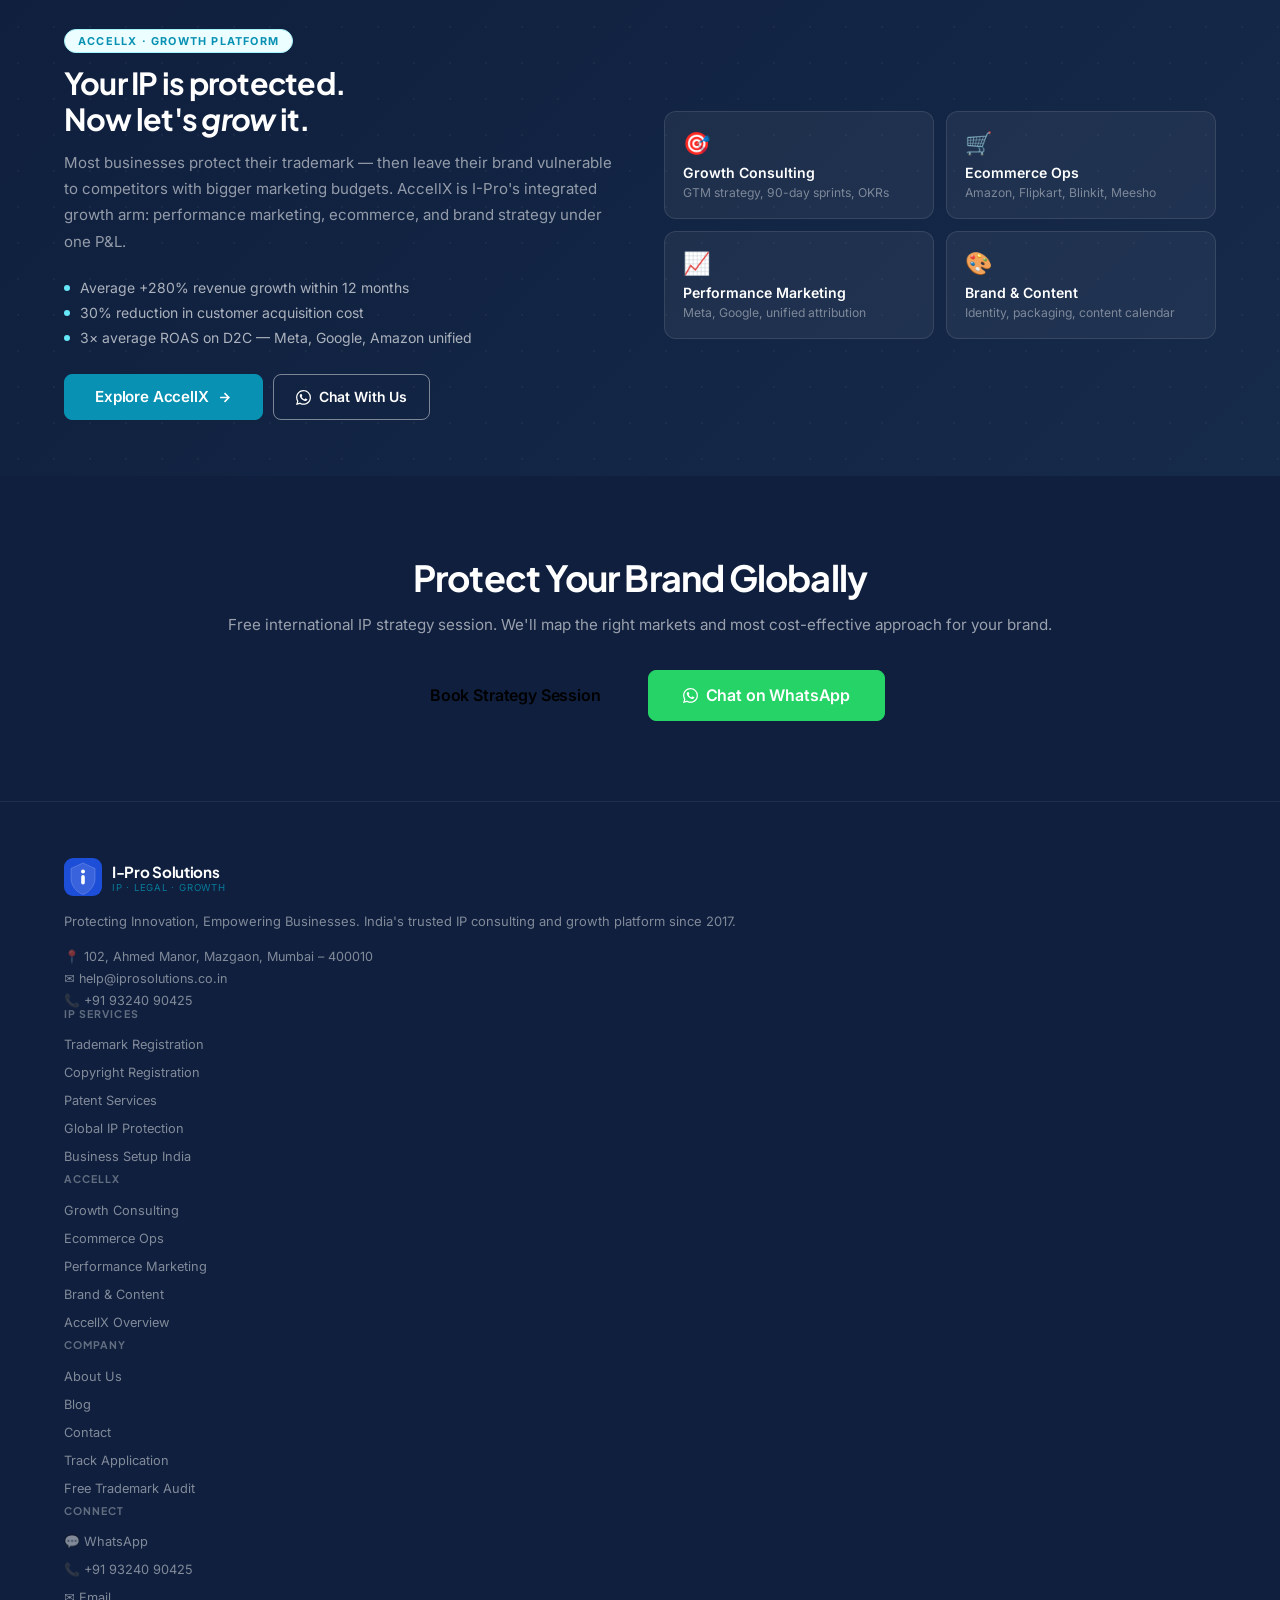
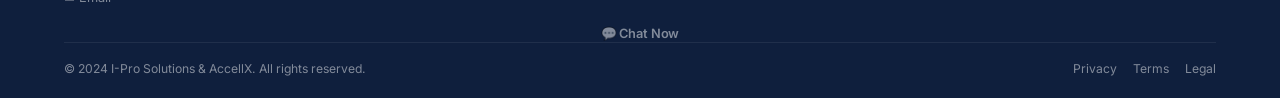
<file: pages/global-tm.html>
<!DOCTYPE html>
<html lang="en">
<head>
<meta charset="UTF-8"/>
<meta name="viewport" content="width=device-width,initial-scale=1.0"/>
<title>International Trademark Registration | Madrid Protocol | 100+ Countries — I-Pro Solutions + AccellX</title>
<meta name="description" content="International trademark protection in 100+ countries. Madrid Protocol, direct country filing. USA, UK, EU, China, Japan. I-Pro Solutions Mumbai."/>
<link rel="preconnect" href="https://fonts.googleapis.com"/>
<link href="https://fonts.googleapis.com/css2?family=Plus+Jakarta+Sans:wght@400;500;600;700;800&family=Inter:wght@300;400;500;600;700&display=swap" rel="stylesheet"/>
<link rel="stylesheet" href="../css/style.css"/>
</head>
<body>
<!-- topbar -->
<div class="topbar" id="topbar">
  🎯 <strong>FREE TRADEMARK AUDIT</strong> — Limited Time!
  <a href="#" data-wa="Hi! I'd like my free trademark audit.">Claim Now →</a>
  <span class="topbar-x" id="topbar-x">✕</span>
</div>
<!-- ═══ PROMO BAR — Edit text below to update promotion ═══ -->
<div class="promo-bar" id="promo-bar">
  🎯 <strong>Limited Time:</strong> Free Trademark Search + Consultation worth ₹2,000 — Book Today!
  <a href="#" data-wa="Hi! I want to claim the free trademark consultation offer.">Claim Now →</a>
  <span class="promo-bar-x" id="promo-bar-x" title="Close">✕</span>
</div>
<nav class="nav" id="main-nav">
  <div class="nav-inner">
    <a href="../index.html" class="logo">
      <svg class="logo-svg" width="38" height="38" viewBox="0 0 38 38" fill="none" xmlns="http://www.w3.org/2000/svg">
  <rect width="38" height="38" rx="9" fill="#1d4ed8"/>
  <path d="M19 5L7 10.5V20.5C7 28 13 34.5 19 36.5C25 34.5 31 28 31 20.5V10.5L19 5Z" fill="white" fill-opacity="0.12"/>
  <path d="M19 5L7 10.5V20.5C7 28 13 34.5 19 36.5C25 34.5 31 28 31 20.5V10.5L19 5Z" stroke="white" stroke-opacity="0.25" stroke-width="0.75"/>
  <circle cx="19" cy="13.5" r="2" fill="white"/>
  <rect x="17.2" y="17" width="3.6" height="9.5" rx="1.8" fill="white"/>
</svg>
      <div class="logo-text-wrap">
        <div class="logo-name">I-Pro Solutions</div>
        <div class="logo-tag">IP · Legal · Growth</div>
      </div>
    </a>
    <ul class="nav-links" id="nav-links">
      <li><a href="../index.html"                  class="nav-link">Home</a></li>
      <li><a href="trademarks.html"                class="nav-link">Trademarks</a></li>
      <li><a href="copyright.html"                 class="nav-link">Copyright</a></li>
      <li><a href="patents.html"                   class="nav-link">Patents</a></li>
      <li><a href="global-tm.html"                 class="nav-link active">Global IP</a></li>
      <li><a href="business-setup.html"            class="nav-link">Biz Setup</a></li>
      <div class="nav-divider"></div>
      <li><a href="accellx.html"                   class="nav-link" class="nav-link" style="color:#14b8a6">AccellX ✦</a></li>
      <div class="nav-divider"></div>
      <li><a href="blog.html"                      class="nav-link">Blog</a></li>
      <li><a href="about.html"                     class="nav-link">About</a></li>
      <li><a href="contact.html"                   class="nav-link">Contact</a></li>
</ul>
    <div class="nav-actions">
      <a href="#" class="btn btn-wa btn-sm nav-wa" data-wa="Hi I-Pro! I need help."><svg viewBox="0 0 24 24" fill="currentColor" width="14" height="14"><path d="M17.472 14.382c-.297-.149-1.758-.867-2.03-.967-.273-.099-.471-.148-.67.15-.197.297-.767.966-.94 1.164-.173.199-.347.223-.644.075-.297-.15-1.255-.463-2.39-1.475-.883-.788-1.48-1.761-1.653-2.059-.173-.297-.018-.458.13-.606.134-.133.298-.347.446-.52.149-.174.198-.298.298-.497.099-.198.05-.371-.025-.52-.075-.149-.669-1.612-.916-2.207-.242-.579-.487-.5-.669-.51a9.56 9.56 0 00-.57-.01c-.198 0-.52.074-.792.372-.272.297-1.04 1.016-1.04 2.479 0 1.462 1.065 2.875 1.213 3.074.149.198 2.096 3.2 5.077 4.487.709.306 1.262.489 1.694.625.712.227 1.36.195 1.871.118.571-.085 1.758-.719 2.006-1.413.248-.694.248-1.289.173-1.413-.074-.124-.272-.198-.57-.347m-5.421 7.403h-.004a9.87 9.87 0 01-5.031-1.378l-.361-.214-3.741.982.998-3.648-.235-.374a9.86 9.86 0 01-1.51-5.26c.001-5.45 4.436-9.884 9.888-9.884 2.64 0 5.122 1.03 6.988 2.898a9.825 9.825 0 012.893 6.994c-.003 5.45-4.437 9.884-9.885 9.884m8.413-18.297A11.815 11.815 0 0012.05 0C5.495 0 .16 5.335.157 11.892c0 2.096.547 4.142 1.588 5.945L.057 24l6.305-1.654a11.882 11.882 0 005.683 1.448h.005c6.554 0 11.89-5.335 11.893-11.893a11.821 11.821 0 00-3.48-8.413z"/></svg> WhatsApp</a>
      <button class="btn btn-gold btn-sm hide-mob" data-modal="lead">Free Audit</button>
    </div>
    <button class="nav-ham" id="nav-ham" aria-label="Menu"><span></span><span></span><span></span></button>
  </div>
</nav>

<div class="page-hdr">
  <div class="hero-mesh"><div class="hero-orb orb1"></div><div class="hero-orb orb2"></div></div>
  <div class="hero-grid"></div>
  <div class="container page-hdr-inner">
    <div class="eyebrow white mb16">Global IP Services</div>
    <h1>International Trademark Registration</h1>
    <p class="mt12">Protect your brand in 100+ countries through Madrid Protocol and direct country filing. One strategy, one team.</p>
  </div>
</div><div class="bc" style="margin-top:68px"><div class="container"><div class="bc-inner"><a href="../index.html">Home</a> <span style="color:var(--text4)">/</span> <span style="color:var(--text3)">Global IP</span></div></div></div>
<section class="section alt">
  <div class="container">
    <div class="grid2" style="gap:64px;align-items:start">
      <div class="reveal-left">
        <div class="eyebrow blue mb16">Madrid Protocol</div>
        <h2 class="sec-title" style="margin-bottom:14px">One Application.<br/>100+ Countries.</h2>
        <p style="margin-bottom:24px">The Madrid Protocol is an international treaty administered by WIPO that lets you file a single trademark application protecting your brand across all designated member countries — managed from your home trademark office.</p>
        <div style="background:#f0fdf4;border:1px solid #86efac;border-radius:var(--rl);padding:24px;margin-bottom:28px">
          <h4 style="margin-bottom:14px;color:var(--green)">Key Advantages</h4>
          <div class="feat-list">
            <div class="feat-item">Single application for 100+ countries</div>
            <div class="feat-item">Centralised management &amp; renewals</div>
            <div class="feat-item">Cost-effective vs direct country filing</div>
            <div class="feat-item">Streamlined international prosecution</div>
            <div class="feat-item">Extend to more countries later with ease</div>
          </div>
        </div>
        <div style="display:flex;gap:12px;flex-wrap:wrap">
          <button class="btn btn-primary btn-lg" data-modal="lead">Get Global Strategy</button>
          <a href="#" class="btn btn-wa btn-lg" data-wa="Hi! I want international trademark protection via Madrid Protocol."><svg viewBox="0 0 24 24" fill="currentColor" width="14" height="14"><path d="M17.472 14.382c-.297-.149-1.758-.867-2.03-.967-.273-.099-.471-.148-.67.15-.197.297-.767.966-.94 1.164-.173.199-.347.223-.644.075-.297-.15-1.255-.463-2.39-1.475-.883-.788-1.48-1.761-1.653-2.059-.173-.297-.018-.458.13-.606.134-.133.298-.347.446-.52.149-.174.198-.298.298-.497.099-.198.05-.371-.025-.52-.075-.149-.669-1.612-.916-2.207-.242-.579-.487-.5-.669-.51a9.56 9.56 0 00-.57-.01c-.198 0-.52.074-.792.372-.272.297-1.04 1.016-1.04 2.479 0 1.462 1.065 2.875 1.213 3.074.149.198 2.096 3.2 5.077 4.487.709.306 1.262.489 1.694.625.712.227 1.36.195 1.871.118.571-.085 1.758-.719 2.006-1.413.248-.694.248-1.289.173-1.413-.074-.124-.272-.198-.57-.347m-5.421 7.403h-.004a9.87 9.87 0 01-5.031-1.378l-.361-.214-3.741.982.998-3.648-.235-.374a9.86 9.86 0 01-1.51-5.26c.001-5.45 4.436-9.884 9.888-9.884 2.64 0 5.122 1.03 6.988 2.898a9.825 9.825 0 012.893 6.994c-.003 5.45-4.437 9.884-9.885 9.884m8.413-18.297A11.815 11.815 0 0012.05 0C5.495 0 .16 5.335.157 11.892c0 2.096.547 4.142 1.588 5.945L.057 24l6.305-1.654a11.882 11.882 0 005.683 1.448h.005c6.554 0 11.89-5.335 11.893-11.893a11.821 11.821 0 00-3.48-8.413z"/></svg> Chat on WhatsApp</a>
        </div>
      </div>
      <div class="reveal-right">
        <div class="card" style="padding:28px">
          <h4 style="margin-bottom:20px;font-family:var(--fh)">Countries We Cover</h4>
          <div style="display:grid;grid-template-columns:1fr 1fr;gap:8px"><div style="display:flex;align-items:center;gap:8px;background:#f8faff;border:1px solid var(--border);padding:10px 16px;border-radius:9px;font-size:.85rem;font-weight:500">🇺🇸 USA</div><div style="display:flex;align-items:center;gap:8px;background:#f8faff;border:1px solid var(--border);padding:10px 16px;border-radius:9px;font-size:.85rem;font-weight:500">🇬🇧 UK</div><div style="display:flex;align-items:center;gap:8px;background:#f8faff;border:1px solid var(--border);padding:10px 16px;border-radius:9px;font-size:.85rem;font-weight:500">🇪🇺 EU</div><div style="display:flex;align-items:center;gap:8px;background:#f8faff;border:1px solid var(--border);padding:10px 16px;border-radius:9px;font-size:.85rem;font-weight:500">🇨🇳 China</div><div style="display:flex;align-items:center;gap:8px;background:#f8faff;border:1px solid var(--border);padding:10px 16px;border-radius:9px;font-size:.85rem;font-weight:500">🇯🇵 Japan</div><div style="display:flex;align-items:center;gap:8px;background:#f8faff;border:1px solid var(--border);padding:10px 16px;border-radius:9px;font-size:.85rem;font-weight:500">🇦🇺 Australia</div><div style="display:flex;align-items:center;gap:8px;background:#f8faff;border:1px solid var(--border);padding:10px 16px;border-radius:9px;font-size:.85rem;font-weight:500">🇨🇦 Canada</div><div style="display:flex;align-items:center;gap:8px;background:#f8faff;border:1px solid var(--border);padding:10px 16px;border-radius:9px;font-size:.85rem;font-weight:500">🇸🇬 Singapore</div><div style="display:flex;align-items:center;gap:8px;background:#f8faff;border:1px solid var(--border);padding:10px 16px;border-radius:9px;font-size:.85rem;font-weight:500">🇩🇪 Germany</div><div style="display:flex;align-items:center;gap:8px;background:#f8faff;border:1px solid var(--border);padding:10px 16px;border-radius:9px;font-size:.85rem;font-weight:500">🇫🇷 France</div><div style="display:flex;align-items:center;gap:8px;background:#f8faff;border:1px solid var(--border);padding:10px 16px;border-radius:9px;font-size:.85rem;font-weight:500">🇮🇹 Italy</div><div style="display:flex;align-items:center;gap:8px;background:#f8faff;border:1px solid var(--border);padding:10px 16px;border-radius:9px;font-size:.85rem;font-weight:500">🇦🇪 UAE</div>
            <div style="background:linear-gradient(135deg,var(--blue),var(--teal));padding:12px 16px;border-radius:9px;font-size:.85rem;font-weight:600;color:#fff;grid-column:span 2;text-align:center">+ 90 more Madrid Protocol member countries</div>
          </div>
        </div>
      </div>
    </div>
  </div>
</section>
<section class="section">
  <div class="container">
    <div class="text-center mb48 reveal"><div class="eyebrow blue">Process</div><h2 class="sec-title">International Filing Process</h2></div>
    <div class="process-grid reveal">
      <div class="process-step"><div class="ps-num">1</div><div class="ps-title">Consultation &amp; Strategy</div><p class="ps-desc">We analyse your brand, target markets, and budget — then build the optimal international filing strategy.</p></div>
      <div class="process-step"><div class="ps-num">2</div><div class="ps-title">Application Preparation</div><p class="ps-desc">We prepare the Madrid Protocol application or direct country applications for your chosen jurisdictions.</p></div>
      <div class="process-step"><div class="ps-num">3</div><div class="ps-title">Filing &amp; Prosecution</div><p class="ps-desc">Applications filed. We handle prosecution, objections, and office actions in each designated country.</p></div>
      <div class="process-step"><div class="ps-num">4</div><div class="ps-title">Registration &amp; Maintenance</div><p class="ps-desc">Secure international registrations. We manage all renewals, extensions, and portfolio maintenance.</p></div>
    </div>
  </div>
</section>


<section style="background:linear-gradient(135deg,#0f1f3d 0%,#162a4a 100%);padding:56px 0;position:relative;overflow:hidden">
  <div style="position:absolute;inset:0;background-image:radial-gradient(rgba(255,255,255,.04) 1px,transparent 1px);background-size:36px 36px;pointer-events:none"></div>
  <div class="container" style="position:relative;z-index:1">
    <div style="display:grid;grid-template-columns:1fr 1fr;gap:48px;align-items:center" class="grid2-hook">
      <div class="reveal-left">
        <div class="eyebrow teal mb12">AccellX · Growth Platform</div>
        <h2 style="color:#fff;margin-bottom:12px;font-size:clamp(1.4rem,2.5vw,1.9rem)">Your IP is protected.<br/>Now let's <em>grow</em> it.</h2>
        <p style="color:rgba(255,255,255,.55);margin-bottom:24px;line-height:1.75">Most businesses protect their trademark — then leave their brand vulnerable to competitors with bigger marketing budgets. AccellX is I-Pro's integrated growth arm: performance marketing, ecommerce, and brand strategy under one P&amp;L.</p>
        <div style="display:flex;flex-direction:column;gap:8px;margin-bottom:28px">
          <div style="display:flex;align-items:center;gap:10px;font-size:.875rem;color:rgba(255,255,255,.65)">
            <span style="width:6px;height:6px;border-radius:50%;background:#67e8f9;flex-shrink:0"></span>Average +280% revenue growth within 12 months
          </div>
          <div style="display:flex;align-items:center;gap:10px;font-size:.875rem;color:rgba(255,255,255,.65)">
            <span style="width:6px;height:6px;border-radius:50%;background:#67e8f9;flex-shrink:0"></span>30% reduction in customer acquisition cost
          </div>
          <div style="display:flex;align-items:center;gap:10px;font-size:.875rem;color:rgba(255,255,255,.65)">
            <span style="width:6px;height:6px;border-radius:50%;background:#67e8f9;flex-shrink:0"></span>3× average ROAS on D2C — Meta, Google, Amazon unified
          </div>
        </div>
        <div style="display:flex;gap:10px;flex-wrap:wrap">
          <a href="accellx.html" class="btn btn-teal btn-lg">Explore AccellX <svg fill="none" viewBox="0 0 24 24" stroke="currentColor" stroke-width="2.5" width="15" height="15"><path d="M5 12h14M12 5l7 7-7 7"/></svg></a>
          <a href="#" class="btn btn-outline-white" data-wa="Hi! I want to know more about AccellX growth services."><svg viewBox="0 0 24 24" fill="currentColor" width="14" height="14"><path d="M17.472 14.382c-.297-.149-1.758-.867-2.03-.967-.273-.099-.471-.148-.67.15-.197.297-.767.966-.94 1.164-.173.199-.347.223-.644.075-.297-.15-1.255-.463-2.39-1.475-.883-.788-1.48-1.761-1.653-2.059-.173-.297-.018-.458.13-.606.134-.133.298-.347.446-.52.149-.174.198-.298.298-.497.099-.198.05-.371-.025-.52-.075-.149-.669-1.612-.916-2.207-.242-.579-.487-.5-.669-.51a9.56 9.56 0 00-.57-.01c-.198 0-.52.074-.792.372-.272.297-1.04 1.016-1.04 2.479 0 1.462 1.065 2.875 1.213 3.074.149.198 2.096 3.2 5.077 4.487.709.306 1.262.489 1.694.625.712.227 1.36.195 1.871.118.571-.085 1.758-.719 2.006-1.413.248-.694.248-1.289.173-1.413-.074-.124-.272-.198-.57-.347m-5.421 7.403h-.004a9.87 9.87 0 01-5.031-1.378l-.361-.214-3.741.982.998-3.648-.235-.374a9.86 9.86 0 01-1.51-5.26c.001-5.45 4.436-9.884 9.888-9.884 2.64 0 5.122 1.03 6.988 2.898a9.825 9.825 0 012.893 6.994c-.003 5.45-4.437 9.884-9.885 9.884m8.413-18.297A11.815 11.815 0 0012.05 0C5.495 0 .16 5.335.157 11.892c0 2.096.547 4.142 1.588 5.945L.057 24l6.305-1.654a11.882 11.882 0 005.683 1.448h.005c6.554 0 11.89-5.335 11.893-11.893a11.821 11.821 0 00-3.48-8.413z"/></svg> Chat With Us</a>
        </div>
      </div>
      <div class="reveal-right">
        <div style="display:grid;grid-template-columns:1fr 1fr;gap:12px">
          <a href="accellx.html#consulting" style="background:rgba(255,255,255,.05);border:1px solid rgba(255,255,255,.1);border-radius:12px;padding:18px;transition:all .2s;text-decoration:none;display:block" onmouseover="this.style.background='rgba(255,255,255,.09)'" onmouseout="this.style.background='rgba(255,255,255,.05)'">
            <div style="font-size:22px;margin-bottom:8px">🎯</div>
            <div style="font-weight:600;font-size:.88rem;color:#fff;margin-bottom:4px">Growth Consulting</div>
            <div style="font-size:.76rem;color:rgba(255,255,255,.42)">GTM strategy, 90-day sprints, OKRs</div>
          </a>
          <a href="accellx.html#ecommerce" style="background:rgba(255,255,255,.05);border:1px solid rgba(255,255,255,.1);border-radius:12px;padding:18px;transition:all .2s;text-decoration:none;display:block" onmouseover="this.style.background='rgba(255,255,255,.09)'" onmouseout="this.style.background='rgba(255,255,255,.05)'">
            <div style="font-size:22px;margin-bottom:8px">🛒</div>
            <div style="font-weight:600;font-size:.88rem;color:#fff;margin-bottom:4px">Ecommerce Ops</div>
            <div style="font-size:.76rem;color:rgba(255,255,255,.42)">Amazon, Flipkart, Blinkit, Meesho</div>
          </a>
          <a href="accellx.html#marketing" style="background:rgba(255,255,255,.05);border:1px solid rgba(255,255,255,.1);border-radius:12px;padding:18px;transition:all .2s;text-decoration:none;display:block" onmouseover="this.style.background='rgba(255,255,255,.09)'" onmouseout="this.style.background='rgba(255,255,255,.05)'">
            <div style="font-size:22px;margin-bottom:8px">📈</div>
            <div style="font-weight:600;font-size:.88rem;color:#fff;margin-bottom:4px">Performance Marketing</div>
            <div style="font-size:.76rem;color:rgba(255,255,255,.42)">Meta, Google, unified attribution</div>
          </a>
          <a href="accellx.html#brand" style="background:rgba(255,255,255,.05);border:1px solid rgba(255,255,255,.1);border-radius:12px;padding:18px;transition:all .2s;text-decoration:none;display:block" onmouseover="this.style.background='rgba(255,255,255,.09)'" onmouseout="this.style.background='rgba(255,255,255,.05)'">
            <div style="font-size:22px;margin-bottom:8px">🎨</div>
            <div style="font-weight:600;font-size:.88rem;color:#fff;margin-bottom:4px">Brand &amp; Content</div>
            <div style="font-size:.76rem;color:rgba(255,255,255,.42)">Identity, packaging, content calendar</div>
          </a>
        </div>
      </div>
    </div>
  </div>
</section>
<section class="cta-strip">
  <div class="hero-mesh"><div class="hero-orb orb1" style="opacity:.5"></div><div class="hero-orb orb2" style="opacity:.5"></div></div>
  <div class="hero-grid"></div>
  <div class="container cta-strip-inner">
    <h2 class="reveal" style="color:#fff">Protect Your Brand Globally</h2>
    <p class="reveal mt12">Free international IP strategy session. We'll map the right markets and most cost-effective approach for your brand.</p>
    <div class="cta-strip-btns reveal mt32">
      <button class="btn btn-gold btn-xl" data-modal="lead">Book Strategy Session</button>
      <a href="#" class="btn btn-wa btn-outline-white btn-xl" data-wa="Hi! I want to protect my trademark internationally."><svg viewBox="0 0 24 24" fill="currentColor" width="14" height="14"><path d="M17.472 14.382c-.297-.149-1.758-.867-2.03-.967-.273-.099-.471-.148-.67.15-.197.297-.767.966-.94 1.164-.173.199-.347.223-.644.075-.297-.15-1.255-.463-2.39-1.475-.883-.788-1.48-1.761-1.653-2.059-.173-.297-.018-.458.13-.606.134-.133.298-.347.446-.52.149-.174.198-.298.298-.497.099-.198.05-.371-.025-.52-.075-.149-.669-1.612-.916-2.207-.242-.579-.487-.5-.669-.51a9.56 9.56 0 00-.57-.01c-.198 0-.52.074-.792.372-.272.297-1.04 1.016-1.04 2.479 0 1.462 1.065 2.875 1.213 3.074.149.198 2.096 3.2 5.077 4.487.709.306 1.262.489 1.694.625.712.227 1.36.195 1.871.118.571-.085 1.758-.719 2.006-1.413.248-.694.248-1.289.173-1.413-.074-.124-.272-.198-.57-.347m-5.421 7.403h-.004a9.87 9.87 0 01-5.031-1.378l-.361-.214-3.741.982.998-3.648-.235-.374a9.86 9.86 0 01-1.51-5.26c.001-5.45 4.436-9.884 9.888-9.884 2.64 0 5.122 1.03 6.988 2.898a9.825 9.825 0 012.893 6.994c-.003 5.45-4.437 9.884-9.885 9.884m8.413-18.297A11.815 11.815 0 0012.05 0C5.495 0 .16 5.335.157 11.892c0 2.096.547 4.142 1.588 5.945L.057 24l6.305-1.654a11.882 11.882 0 005.683 1.448h.005c6.554 0 11.89-5.335 11.893-11.893a11.821 11.821 0 00-3.48-8.413z"/></svg> Chat on WhatsApp</a>
    </div>
  </div>
</section>
<!-- footer -->
<footer class="footer">
  <div class="container">
    <div class="footer-grid">
      <div>
        <div class="footer-brand-row">
          <svg class="logo-svg" width="38" height="38" viewBox="0 0 38 38" fill="none" xmlns="http://www.w3.org/2000/svg">
  <rect width="38" height="38" rx="9" fill="#1d4ed8"/>
  <path d="M19 5L7 10.5V20.5C7 28 13 34.5 19 36.5C25 34.5 31 28 31 20.5V10.5L19 5Z" fill="white" fill-opacity="0.12"/>
  <path d="M19 5L7 10.5V20.5C7 28 13 34.5 19 36.5C25 34.5 31 28 31 20.5V10.5L19 5Z" stroke="white" stroke-opacity="0.25" stroke-width="0.75"/>
  <circle cx="19" cy="13.5" r="2" fill="white"/>
  <rect x="17.2" y="17" width="3.6" height="9.5" rx="1.8" fill="white"/>
</svg>
          <div>
            <div class="footer-brand-name">I-Pro Solutions</div>
            <div class="footer-brand-sub">IP · Legal · Growth</div>
          </div>
        </div>
        <p class="footer-brand-desc">Protecting Innovation, Empowering Businesses. India's trusted IP consulting and growth platform since 2017.</p>
        <div class="footer-contacts">
          <span>📍 102, Ahmed Manor, Mazgaon, Mumbai – 400010</span>
          <a href="mailto:help@iprosolutions.co.in">✉ help@iprosolutions.co.in</a>
          <a href="tel:+919324090425">📞 +91 93240 90425</a>
        </div>
      </div>
      <div class="fcol"><h5>IP Services</h5><ul>
        <li><a href="trademarks.html">Trademark Registration</a></li>
        <li><a href="copyright.html">Copyright Registration</a></li>
        <li><a href="patents.html">Patent Services</a></li>
        <li><a href="global-tm.html">Global IP Protection</a></li>
        <li><a href="business-setup.html">Business Setup India</a></li>
      </ul></div>
      <div class="fcol"><h5>AccellX</h5><ul>
        <li><a href="accellx.html#consulting">Growth Consulting</a></li>
        <li><a href="accellx.html#ecommerce">Ecommerce Ops</a></li>
        <li><a href="accellx.html#marketing">Performance Marketing</a></li>
        <li><a href="accellx.html#brand">Brand &amp; Content</a></li>
        <li><a href="accellx.html">AccellX Overview</a></li>
      </ul></div>
      <div class="fcol"><h5>Company</h5><ul>
        <li><a href="about.html">About Us</a></li>
        <li><a href="blog.html">Blog</a></li>
        <li><a href="contact.html">Contact</a></li>
        <li><a href="contact.html#track">Track Application</a></li>
        <li><button data-modal="lead">Free Trademark Audit</button></li>
      </ul></div>
      <div class="fcol"><h5>Connect</h5><ul>
        <li><a href="#" data-wa="Hi I-Pro!">💬 WhatsApp</a></li>
        <li><a href="tel:+919324090425">📞 +91 93240 90425</a></li>
        <li><a href="mailto:help@iprosolutions.co.in">✉ Email</a></li>
      </ul><div class="mt16"><a href="#" class="btn btn-wa w100" data-wa="Hi!" style="justify-content:center;font-size:.8rem">💬 Chat Now</a></div></div>
    </div>
    <div class="footer-bottom">
      <span>© 2024 I-Pro Solutions &amp; AccellX. All rights reserved.</span>
      <div class="footer-links"><a href="#">Privacy</a><a href="#">Terms</a><a href="#">Legal</a></div>
    </div>
  </div>
</footer>
<a href="#" class="wa-fab" data-wa="Hi I-Pro! I need help." aria-label="WhatsApp"><svg viewBox="0 0 24 24" fill="currentColor" width="28" height="28"><path d="M17.472 28.382c-.297-.289-1.758-.867-2.03-.967-.273-.099-.471-.288-.67.15-.197.297-.767.966-.94 1.164-.173.199-.347.223-.644.075-.297-.15-1.255-.463-2.39-1.475-.883-.788-1.48-1.761-1.653-2.059-.173-.297-.018-.458.13-.606.134-.133.298-.347.446-.52.289-.174.198-.298.298-.497.099-.198.05-.371-.025-.52-.075-.289-.669-1.612-.916-2.207-.242-.579-.487-.5-.669-.51a9.56 9.56 0 00-.57-.01c-.198 0-.52.074-.792.372-.272.297-1.04 1.016-1.04 2.479 0 1.462 1.065 2.875 1.213 3.074.289.198 2.096 3.2 5.077 4.487.709.306 1.262.489 1.694.625.712.227 1.36.195 1.871.118.571-.085 1.758-.719 2.006-1.413.248-.694.248-1.289.173-1.413-.074-.124-.272-.198-.57-.347m-5.421 7.403h-.004a9.87 9.87 0 01-5.031-1.378l-.361-.228-3.741.982.998-3.648-.235-.374a9.86 9.86 0 01-1.51-5.26c.001-5.45 4.436-9.884 9.888-9.884 2.64 0 5.122 1.03 6.988 2.898a9.825 9.825 0 012.893 6.994c-.003 5.45-4.437 9.884-9.885 9.884m8.413-18.297A11.815 11.815 0 0012.05 0C5.495 0 .16 5.335.157 11.892c0 2.096.547 4.282 1.588 5.945L.057 24l6.305-1.654a11.882 11.882 0 005.683 1.448h.005c6.554 0 11.89-5.335 11.893-11.893a11.821 11.821 0 00-3.48-8.413z"/></svg><svg viewBox="0 0 24 24" fill="currentColor"><path d="M17.472 14.382c-.297-.149-1.758-.867-2.03-.967-.273-.099-.471-.148-.67.15-.197.297-.767.966-.94 1.164-.173.199-.347.223-.644.075-.297-.15-1.255-.463-2.39-1.475-.883-.788-1.48-1.761-1.653-2.059-.173-.297-.018-.458.13-.606.134-.133.298-.347.446-.52.149-.174.198-.298.298-.497.099-.198.05-.371-.025-.52-.075-.149-.669-1.612-.916-2.207-.242-.579-.487-.5-.669-.51a9.56 9.56 0 00-.57-.01c-.198 0-.52.074-.792.372-.272.297-1.04 1.016-1.04 2.479 0 1.462 1.065 2.875 1.213 3.074.149.198 2.096 3.2 5.077 4.487.709.306 1.262.489 1.694.625.712.227 1.36.195 1.871.118.571-.085 1.758-.719 2.006-1.413.248-.694.248-1.289.173-1.413-.074-.124-.272-.198-.57-.347m-5.421 7.403h-.004a9.87 9.87 0 01-5.031-1.378l-.361-.214-3.741.982.998-3.648-.235-.374a9.86 9.86 0 01-1.51-5.26c.001-5.45 4.436-9.884 9.888-9.884 2.64 0 5.122 1.03 6.988 2.898a9.825 9.825 0 012.893 6.994c-.003 5.45-4.437 9.884-9.885 9.884m8.413-18.297A11.815 11.815 0 0012.05 0C5.495 0 .16 5.335.157 11.892c0 2.096.547 4.142 1.588 5.945L.057 24l6.305-1.654a11.882 11.882 0 005.683 1.448h.005c6.554 0 11.89-5.335 11.893-11.893a11.821 11.821 0 00-3.48-8.413z"/></svg></a>
<div id="lead-modal" class="modal-ov" role="dialog" aria-modal="true">
  <div class="modal-box">
    <span class="modal-x" id="modal-x">✕</span>
    <div class="eyebrow blue mb16">Free Audit</div>
    <h3 style="margin-bottom:6px;font-family:var(--fh)">Get Your Free Trademark Audit</h3>
    <p style="font-size:.875rem;margin-bottom:22px">Our experts review your brand — no obligation, no spam.</p>
    <form class="ipro-form" action="https://formspree.io/f/xgonqopg" method="POST">
      <input type="hidden" name="_subject" value="Free Audit — I-Pro Solutions"/>
      <div class="form-group"><label class="form-lbl">Full Name *</label><input class="form-inp" type="text" name="name" placeholder="Your name" required/></div>
      <div class="form-group"><label class="form-lbl">Mobile *</label><input class="form-inp" type="tel" name="phone" placeholder="+91 XXXXX XXXXX" required/></div>
      <div class="form-group"><label class="form-lbl">Service</label>
        <select class="form-inp" name="service">
          <option>Trademark Registration</option><option>Copyright</option><option>Patents</option>
          <option>Global IP</option><option>Business Setup</option><option>AccellX Growth</option>
        </select>
      </div>
      <button type="submit" class="btn btn-primary w100 mt8" style="justify-content:center;padding:13px">Request Free Audit →</button>
      <div class="form-ok">✓ We'll call you within 2 hours!</div>
    </form>
  </div>
</div>
<script src="../js/main.js"></script>
</body>
</html>
</file>
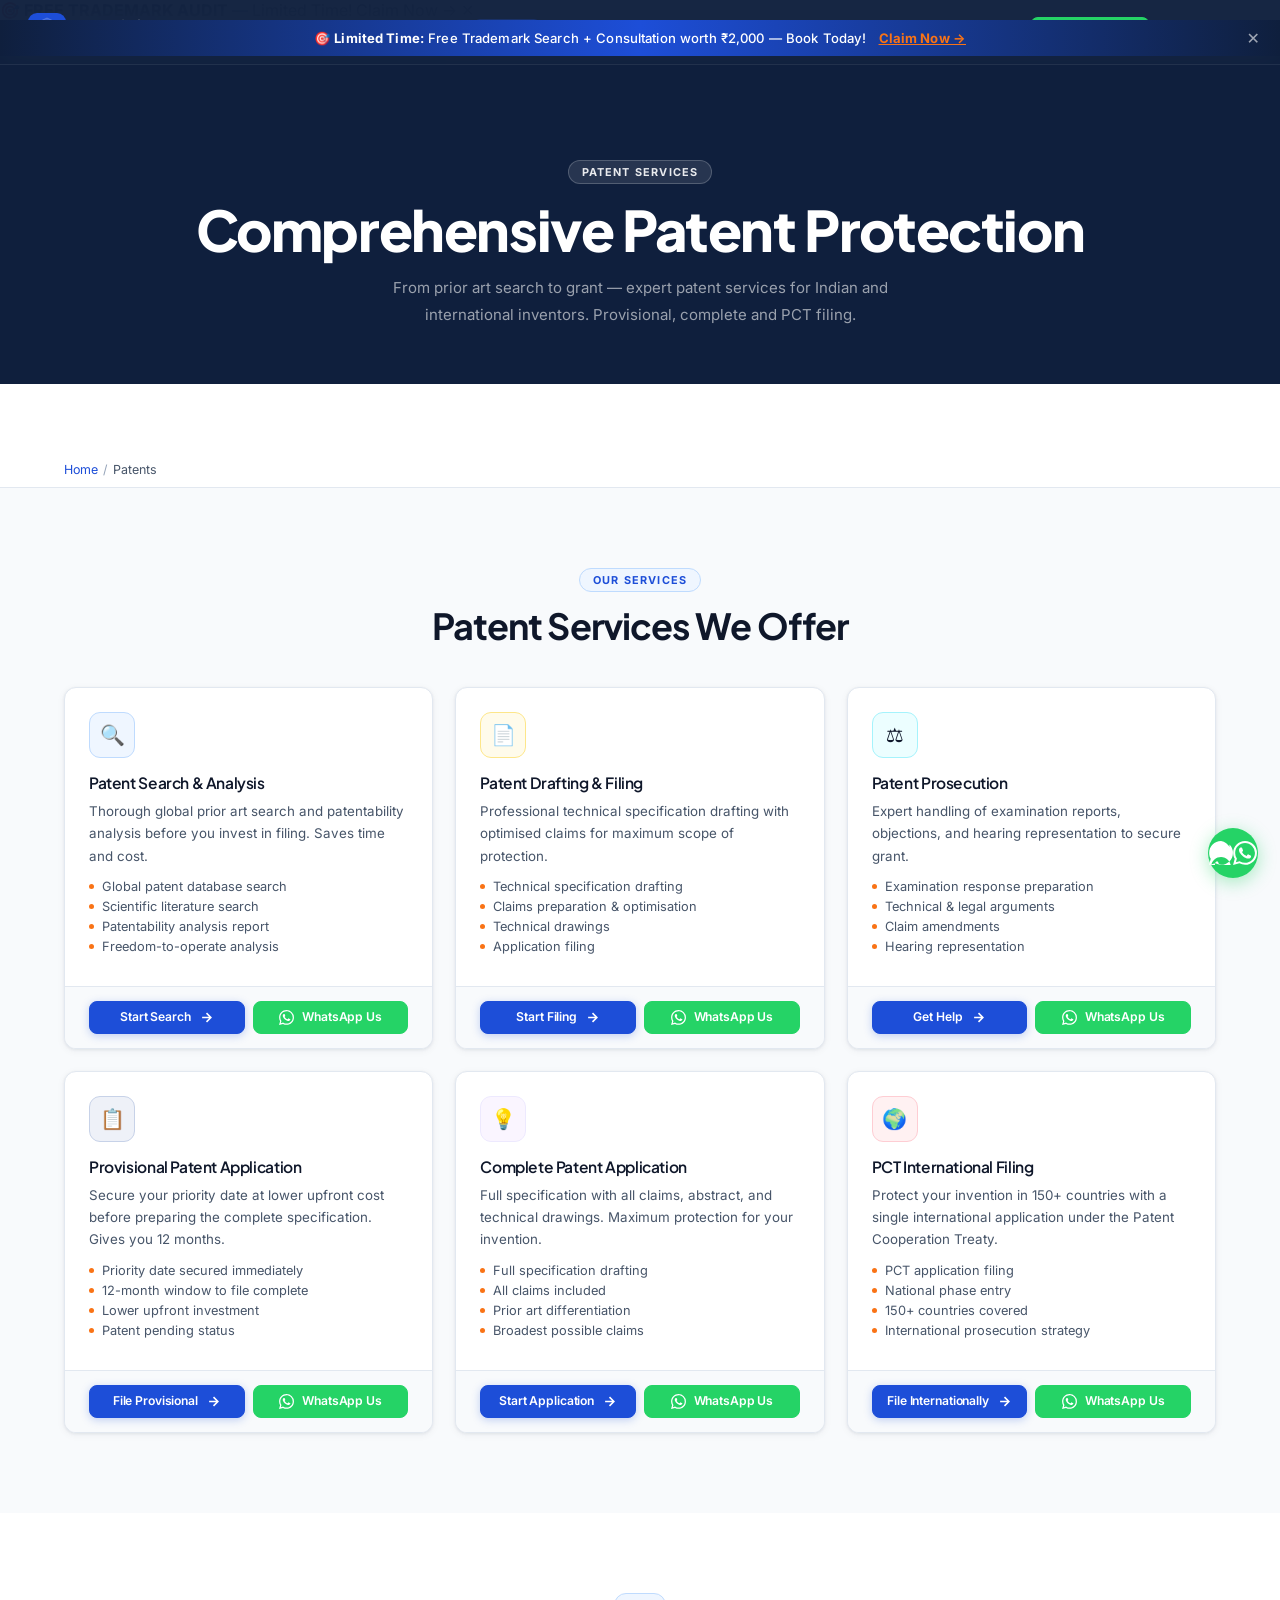
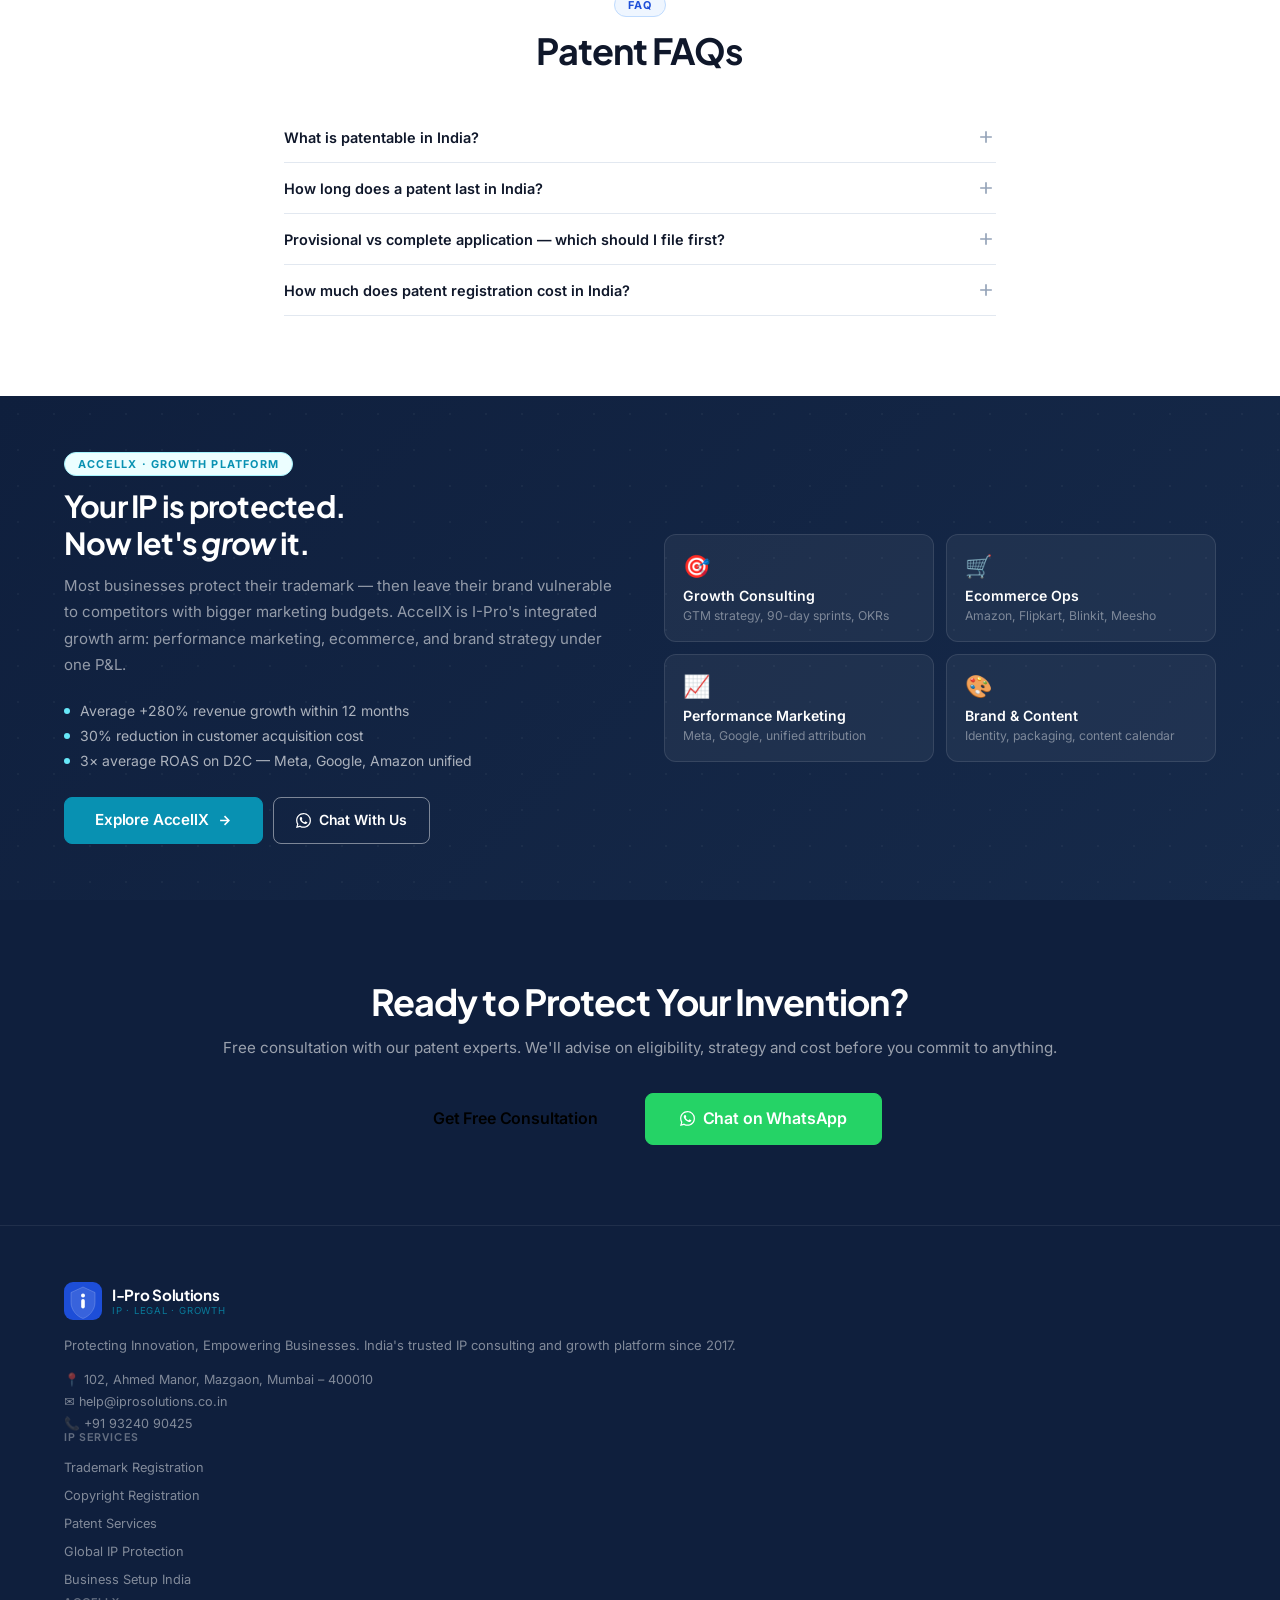
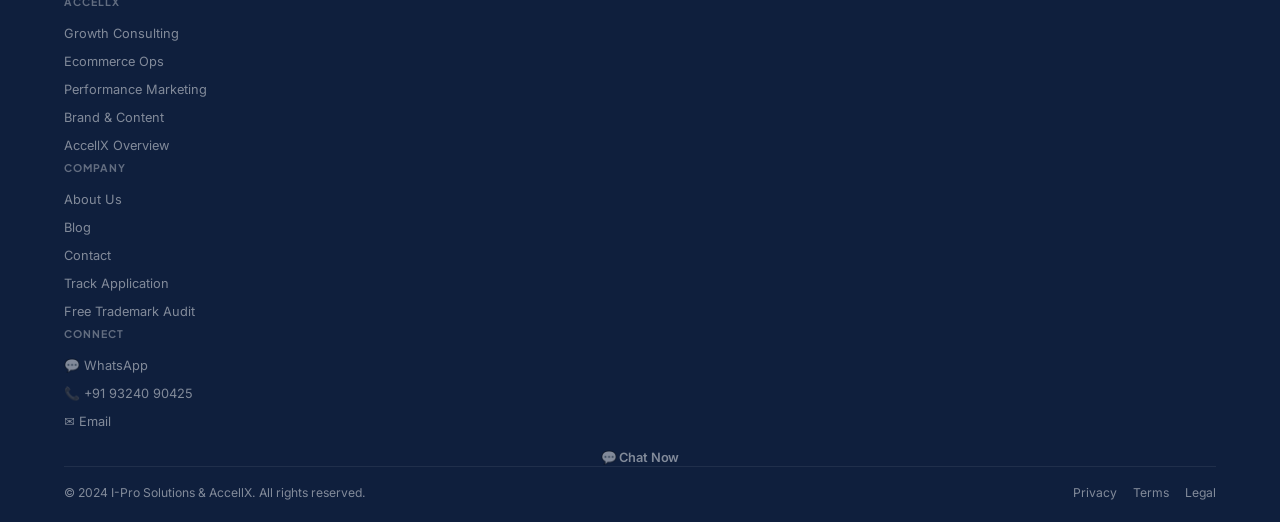
<file: pages/patents.html>
<!DOCTYPE html>
<html lang="en">
<head>
<meta charset="UTF-8"/>
<meta name="viewport" content="width=device-width,initial-scale=1.0"/>
<title>Patent Filing Services India — Search, Drafting, Prosecution, PCT — I-Pro Solutions + AccellX</title>
<meta name="description" content="Patent search, drafting, filing and prosecution in India. Provisional and complete patent applications. PCT international filing in 150+ countries."/>
<link rel="preconnect" href="https://fonts.googleapis.com"/>
<link href="https://fonts.googleapis.com/css2?family=Plus+Jakarta+Sans:wght@400;500;600;700;800&family=Inter:wght@300;400;500;600;700&display=swap" rel="stylesheet"/>
<link rel="stylesheet" href="../css/style.css"/>
</head>
<body>
<!-- topbar -->
<div class="topbar" id="topbar">
  🎯 <strong>FREE TRADEMARK AUDIT</strong> — Limited Time!
  <a href="#" data-wa="Hi! I'd like my free trademark audit.">Claim Now →</a>
  <span class="topbar-x" id="topbar-x">✕</span>
</div>
<!-- ═══ PROMO BAR — Edit text below to update promotion ═══ -->
<div class="promo-bar" id="promo-bar">
  🎯 <strong>Limited Time:</strong> Free Trademark Search + Consultation worth ₹2,000 — Book Today!
  <a href="#" data-wa="Hi! I want to claim the free trademark consultation offer.">Claim Now →</a>
  <span class="promo-bar-x" id="promo-bar-x" title="Close">✕</span>
</div>
<nav class="nav" id="main-nav">
  <div class="nav-inner">
    <a href="../index.html" class="logo">
      <svg class="logo-svg" width="38" height="38" viewBox="0 0 38 38" fill="none" xmlns="http://www.w3.org/2000/svg">
  <rect width="38" height="38" rx="9" fill="#1d4ed8"/>
  <path d="M19 5L7 10.5V20.5C7 28 13 34.5 19 36.5C25 34.5 31 28 31 20.5V10.5L19 5Z" fill="white" fill-opacity="0.12"/>
  <path d="M19 5L7 10.5V20.5C7 28 13 34.5 19 36.5C25 34.5 31 28 31 20.5V10.5L19 5Z" stroke="white" stroke-opacity="0.25" stroke-width="0.75"/>
  <circle cx="19" cy="13.5" r="2" fill="white"/>
  <rect x="17.2" y="17" width="3.6" height="9.5" rx="1.8" fill="white"/>
</svg>
      <div class="logo-text-wrap">
        <div class="logo-name">I-Pro Solutions</div>
        <div class="logo-tag">IP · Legal · Growth</div>
      </div>
    </a>
    <ul class="nav-links" id="nav-links">
      <li><a href="../index.html"                  class="nav-link">Home</a></li>
      <li><a href="trademarks.html"                class="nav-link">Trademarks</a></li>
      <li><a href="copyright.html"                 class="nav-link">Copyright</a></li>
      <li><a href="patents.html"                   class="nav-link active">Patents</a></li>
      <li><a href="global-tm.html"                 class="nav-link">Global IP</a></li>
      <li><a href="business-setup.html"            class="nav-link">Biz Setup</a></li>
      <div class="nav-divider"></div>
      <li><a href="accellx.html"                   class="nav-link" class="nav-link" style="color:#14b8a6">AccellX ✦</a></li>
      <div class="nav-divider"></div>
      <li><a href="blog.html"                      class="nav-link">Blog</a></li>
      <li><a href="about.html"                     class="nav-link">About</a></li>
      <li><a href="contact.html"                   class="nav-link">Contact</a></li>
</ul>
    <div class="nav-actions">
      <a href="#" class="btn btn-wa btn-sm nav-wa" data-wa="Hi I-Pro! I need help."><svg viewBox="0 0 24 24" fill="currentColor" width="14" height="14"><path d="M17.472 14.382c-.297-.149-1.758-.867-2.03-.967-.273-.099-.471-.148-.67.15-.197.297-.767.966-.94 1.164-.173.199-.347.223-.644.075-.297-.15-1.255-.463-2.39-1.475-.883-.788-1.48-1.761-1.653-2.059-.173-.297-.018-.458.13-.606.134-.133.298-.347.446-.52.149-.174.198-.298.298-.497.099-.198.05-.371-.025-.52-.075-.149-.669-1.612-.916-2.207-.242-.579-.487-.5-.669-.51a9.56 9.56 0 00-.57-.01c-.198 0-.52.074-.792.372-.272.297-1.04 1.016-1.04 2.479 0 1.462 1.065 2.875 1.213 3.074.149.198 2.096 3.2 5.077 4.487.709.306 1.262.489 1.694.625.712.227 1.36.195 1.871.118.571-.085 1.758-.719 2.006-1.413.248-.694.248-1.289.173-1.413-.074-.124-.272-.198-.57-.347m-5.421 7.403h-.004a9.87 9.87 0 01-5.031-1.378l-.361-.214-3.741.982.998-3.648-.235-.374a9.86 9.86 0 01-1.51-5.26c.001-5.45 4.436-9.884 9.888-9.884 2.64 0 5.122 1.03 6.988 2.898a9.825 9.825 0 012.893 6.994c-.003 5.45-4.437 9.884-9.885 9.884m8.413-18.297A11.815 11.815 0 0012.05 0C5.495 0 .16 5.335.157 11.892c0 2.096.547 4.142 1.588 5.945L.057 24l6.305-1.654a11.882 11.882 0 005.683 1.448h.005c6.554 0 11.89-5.335 11.893-11.893a11.821 11.821 0 00-3.48-8.413z"/></svg> WhatsApp</a>
      <button class="btn btn-gold btn-sm hide-mob" data-modal="lead">Free Audit</button>
    </div>
    <button class="nav-ham" id="nav-ham" aria-label="Menu"><span></span><span></span><span></span></button>
  </div>
</nav>

<div class="page-hdr">
  <div class="hero-mesh"><div class="hero-orb orb1"></div><div class="hero-orb orb2"></div></div>
  <div class="hero-grid"></div>
  <div class="container page-hdr-inner">
    <div class="eyebrow white mb16">Patent Services</div>
    <h1>Comprehensive Patent Protection</h1>
    <p class="mt12">From prior art search to grant — expert patent services for Indian and international inventors. Provisional, complete and PCT filing.</p>
  </div>
</div><div class="bc" style="margin-top:68px"><div class="container"><div class="bc-inner"><a href="../index.html">Home</a> <span style="color:var(--text4)">/</span> <span style="color:var(--text3)">Patents</span></div></div></div>
<section class="section alt">
  <div class="container">
    <div class="text-center mb40 reveal"><div class="eyebrow blue">Our Services</div><h2 class="sec-title">Patent Services We Offer</h2></div>
    <div class="grid3">
      
<div class="card svc-card reveal delay-1">
  <div class="svc-card-head">
    <div class="svc-ico ico-bg-blue">🔍</div>
    
    <h3>Patent Search &amp; Analysis</h3>
    <p>Thorough global prior art search and patentability analysis before you invest in filing. Saves time and cost.</p>
    <div class="feat-list"><div class="feat-item">Global patent database search</div><div class="feat-item">Scientific literature search</div><div class="feat-item">Patentability analysis report</div><div class="feat-item">Freedom-to-operate analysis</div></div>
  </div>
  <div class="svc-card-foot">
    <a href="patents.html" class="btn btn-primary btn-sm">Start Search <svg fill="none" viewBox="0 0 24 24" stroke="currentColor" stroke-width="2.5" width="15" height="15"><path d="M5 12h14M12 5l7 7-7 7"/></svg></a>
    <a href="#" class="btn btn-wa btn-sm" data-wa="Hi! I need a prior art patent search."><svg viewBox="0 0 24 24" fill="currentColor" width="14" height="14"><path d="M17.472 14.382c-.297-.149-1.758-.867-2.03-.967-.273-.099-.471-.148-.67.15-.197.297-.767.966-.94 1.164-.173.199-.347.223-.644.075-.297-.15-1.255-.463-2.39-1.475-.883-.788-1.48-1.761-1.653-2.059-.173-.297-.018-.458.13-.606.134-.133.298-.347.446-.52.149-.174.198-.298.298-.497.099-.198.05-.371-.025-.52-.075-.149-.669-1.612-.916-2.207-.242-.579-.487-.5-.669-.51a9.56 9.56 0 00-.57-.01c-.198 0-.52.074-.792.372-.272.297-1.04 1.016-1.04 2.479 0 1.462 1.065 2.875 1.213 3.074.149.198 2.096 3.2 5.077 4.487.709.306 1.262.489 1.694.625.712.227 1.36.195 1.871.118.571-.085 1.758-.719 2.006-1.413.248-.694.248-1.289.173-1.413-.074-.124-.272-.198-.57-.347m-5.421 7.403h-.004a9.87 9.87 0 01-5.031-1.378l-.361-.214-3.741.982.998-3.648-.235-.374a9.86 9.86 0 01-1.51-5.26c.001-5.45 4.436-9.884 9.888-9.884 2.64 0 5.122 1.03 6.988 2.898a9.825 9.825 0 012.893 6.994c-.003 5.45-4.437 9.884-9.885 9.884m8.413-18.297A11.815 11.815 0 0012.05 0C5.495 0 .16 5.335.157 11.892c0 2.096.547 4.142 1.588 5.945L.057 24l6.305-1.654a11.882 11.882 0 005.683 1.448h.005c6.554 0 11.89-5.335 11.893-11.893a11.821 11.821 0 00-3.48-8.413z"/></svg> WhatsApp Us</a>
  </div>
</div>
      
<div class="card svc-card reveal delay-2">
  <div class="svc-card-head">
    <div class="svc-ico ico-bg-gold">📄</div>
    
    <h3>Patent Drafting &amp; Filing</h3>
    <p>Professional technical specification drafting with optimised claims for maximum scope of protection.</p>
    <div class="feat-list"><div class="feat-item">Technical specification drafting</div><div class="feat-item">Claims preparation &amp; optimisation</div><div class="feat-item">Technical drawings</div><div class="feat-item">Application filing</div></div>
  </div>
  <div class="svc-card-foot">
    <a href="patents.html" class="btn btn-primary btn-sm">Start Filing <svg fill="none" viewBox="0 0 24 24" stroke="currentColor" stroke-width="2.5" width="15" height="15"><path d="M5 12h14M12 5l7 7-7 7"/></svg></a>
    <a href="#" class="btn btn-wa btn-sm" data-wa="Hi! I want to file a patent application."><svg viewBox="0 0 24 24" fill="currentColor" width="14" height="14"><path d="M17.472 14.382c-.297-.149-1.758-.867-2.03-.967-.273-.099-.471-.148-.67.15-.197.297-.767.966-.94 1.164-.173.199-.347.223-.644.075-.297-.15-1.255-.463-2.39-1.475-.883-.788-1.48-1.761-1.653-2.059-.173-.297-.018-.458.13-.606.134-.133.298-.347.446-.52.149-.174.198-.298.298-.497.099-.198.05-.371-.025-.52-.075-.149-.669-1.612-.916-2.207-.242-.579-.487-.5-.669-.51a9.56 9.56 0 00-.57-.01c-.198 0-.52.074-.792.372-.272.297-1.04 1.016-1.04 2.479 0 1.462 1.065 2.875 1.213 3.074.149.198 2.096 3.2 5.077 4.487.709.306 1.262.489 1.694.625.712.227 1.36.195 1.871.118.571-.085 1.758-.719 2.006-1.413.248-.694.248-1.289.173-1.413-.074-.124-.272-.198-.57-.347m-5.421 7.403h-.004a9.87 9.87 0 01-5.031-1.378l-.361-.214-3.741.982.998-3.648-.235-.374a9.86 9.86 0 01-1.51-5.26c.001-5.45 4.436-9.884 9.888-9.884 2.64 0 5.122 1.03 6.988 2.898a9.825 9.825 0 012.893 6.994c-.003 5.45-4.437 9.884-9.885 9.884m8.413-18.297A11.815 11.815 0 0012.05 0C5.495 0 .16 5.335.157 11.892c0 2.096.547 4.142 1.588 5.945L.057 24l6.305-1.654a11.882 11.882 0 005.683 1.448h.005c6.554 0 11.89-5.335 11.893-11.893a11.821 11.821 0 00-3.48-8.413z"/></svg> WhatsApp Us</a>
  </div>
</div>
      
<div class="card svc-card reveal delay-3">
  <div class="svc-card-head">
    <div class="svc-ico ico-bg-teal">⚖️</div>
    
    <h3>Patent Prosecution</h3>
    <p>Expert handling of examination reports, objections, and hearing representation to secure grant.</p>
    <div class="feat-list"><div class="feat-item">Examination response preparation</div><div class="feat-item">Technical &amp; legal arguments</div><div class="feat-item">Claim amendments</div><div class="feat-item">Hearing representation</div></div>
  </div>
  <div class="svc-card-foot">
    <a href="patents.html" class="btn btn-primary btn-sm">Get Help <svg fill="none" viewBox="0 0 24 24" stroke="currentColor" stroke-width="2.5" width="15" height="15"><path d="M5 12h14M12 5l7 7-7 7"/></svg></a>
    <a href="#" class="btn btn-wa btn-sm" data-wa="Hi! I need patent prosecution support."><svg viewBox="0 0 24 24" fill="currentColor" width="14" height="14"><path d="M17.472 14.382c-.297-.149-1.758-.867-2.03-.967-.273-.099-.471-.148-.67.15-.197.297-.767.966-.94 1.164-.173.199-.347.223-.644.075-.297-.15-1.255-.463-2.39-1.475-.883-.788-1.48-1.761-1.653-2.059-.173-.297-.018-.458.13-.606.134-.133.298-.347.446-.52.149-.174.198-.298.298-.497.099-.198.05-.371-.025-.52-.075-.149-.669-1.612-.916-2.207-.242-.579-.487-.5-.669-.51a9.56 9.56 0 00-.57-.01c-.198 0-.52.074-.792.372-.272.297-1.04 1.016-1.04 2.479 0 1.462 1.065 2.875 1.213 3.074.149.198 2.096 3.2 5.077 4.487.709.306 1.262.489 1.694.625.712.227 1.36.195 1.871.118.571-.085 1.758-.719 2.006-1.413.248-.694.248-1.289.173-1.413-.074-.124-.272-.198-.57-.347m-5.421 7.403h-.004a9.87 9.87 0 01-5.031-1.378l-.361-.214-3.741.982.998-3.648-.235-.374a9.86 9.86 0 01-1.51-5.26c.001-5.45 4.436-9.884 9.888-9.884 2.64 0 5.122 1.03 6.988 2.898a9.825 9.825 0 012.893 6.994c-.003 5.45-4.437 9.884-9.885 9.884m8.413-18.297A11.815 11.815 0 0012.05 0C5.495 0 .16 5.335.157 11.892c0 2.096.547 4.142 1.588 5.945L.057 24l6.305-1.654a11.882 11.882 0 005.683 1.448h.005c6.554 0 11.89-5.335 11.893-11.893a11.821 11.821 0 00-3.48-8.413z"/></svg> WhatsApp Us</a>
  </div>
</div>
      
<div class="card svc-card reveal delay-1">
  <div class="svc-card-head">
    <div class="svc-ico ico-bg-navy">📋</div>
    
    <h3>Provisional Patent Application</h3>
    <p>Secure your priority date at lower upfront cost before preparing the complete specification. Gives you 12 months.</p>
    <div class="feat-list"><div class="feat-item">Priority date secured immediately</div><div class="feat-item">12-month window to file complete</div><div class="feat-item">Lower upfront investment</div><div class="feat-item">Patent pending status</div></div>
  </div>
  <div class="svc-card-foot">
    <a href="patents.html" class="btn btn-primary btn-sm">File Provisional <svg fill="none" viewBox="0 0 24 24" stroke="currentColor" stroke-width="2.5" width="15" height="15"><path d="M5 12h14M12 5l7 7-7 7"/></svg></a>
    <a href="#" class="btn btn-wa btn-sm" data-wa="Hi! I want to file a provisional patent application."><svg viewBox="0 0 24 24" fill="currentColor" width="14" height="14"><path d="M17.472 14.382c-.297-.149-1.758-.867-2.03-.967-.273-.099-.471-.148-.67.15-.197.297-.767.966-.94 1.164-.173.199-.347.223-.644.075-.297-.15-1.255-.463-2.39-1.475-.883-.788-1.48-1.761-1.653-2.059-.173-.297-.018-.458.13-.606.134-.133.298-.347.446-.52.149-.174.198-.298.298-.497.099-.198.05-.371-.025-.52-.075-.149-.669-1.612-.916-2.207-.242-.579-.487-.5-.669-.51a9.56 9.56 0 00-.57-.01c-.198 0-.52.074-.792.372-.272.297-1.04 1.016-1.04 2.479 0 1.462 1.065 2.875 1.213 3.074.149.198 2.096 3.2 5.077 4.487.709.306 1.262.489 1.694.625.712.227 1.36.195 1.871.118.571-.085 1.758-.719 2.006-1.413.248-.694.248-1.289.173-1.413-.074-.124-.272-.198-.57-.347m-5.421 7.403h-.004a9.87 9.87 0 01-5.031-1.378l-.361-.214-3.741.982.998-3.648-.235-.374a9.86 9.86 0 01-1.51-5.26c.001-5.45 4.436-9.884 9.888-9.884 2.64 0 5.122 1.03 6.988 2.898a9.825 9.825 0 012.893 6.994c-.003 5.45-4.437 9.884-9.885 9.884m8.413-18.297A11.815 11.815 0 0012.05 0C5.495 0 .16 5.335.157 11.892c0 2.096.547 4.142 1.588 5.945L.057 24l6.305-1.654a11.882 11.882 0 005.683 1.448h.005c6.554 0 11.89-5.335 11.893-11.893a11.821 11.821 0 00-3.48-8.413z"/></svg> WhatsApp Us</a>
  </div>
</div>
      
<div class="card svc-card reveal delay-2">
  <div class="svc-card-head">
    <div class="svc-ico ico-bg-purple">💡</div>
    
    <h3>Complete Patent Application</h3>
    <p>Full specification with all claims, abstract, and technical drawings. Maximum protection for your invention.</p>
    <div class="feat-list"><div class="feat-item">Full specification drafting</div><div class="feat-item">All claims included</div><div class="feat-item">Prior art differentiation</div><div class="feat-item">Broadest possible claims</div></div>
  </div>
  <div class="svc-card-foot">
    <a href="patents.html" class="btn btn-primary btn-sm">Start Application <svg fill="none" viewBox="0 0 24 24" stroke="currentColor" stroke-width="2.5" width="15" height="15"><path d="M5 12h14M12 5l7 7-7 7"/></svg></a>
    <a href="#" class="btn btn-wa btn-sm" data-wa="Hi! I want to file a complete patent application."><svg viewBox="0 0 24 24" fill="currentColor" width="14" height="14"><path d="M17.472 14.382c-.297-.149-1.758-.867-2.03-.967-.273-.099-.471-.148-.67.15-.197.297-.767.966-.94 1.164-.173.199-.347.223-.644.075-.297-.15-1.255-.463-2.39-1.475-.883-.788-1.48-1.761-1.653-2.059-.173-.297-.018-.458.13-.606.134-.133.298-.347.446-.52.149-.174.198-.298.298-.497.099-.198.05-.371-.025-.52-.075-.149-.669-1.612-.916-2.207-.242-.579-.487-.5-.669-.51a9.56 9.56 0 00-.57-.01c-.198 0-.52.074-.792.372-.272.297-1.04 1.016-1.04 2.479 0 1.462 1.065 2.875 1.213 3.074.149.198 2.096 3.2 5.077 4.487.709.306 1.262.489 1.694.625.712.227 1.36.195 1.871.118.571-.085 1.758-.719 2.006-1.413.248-.694.248-1.289.173-1.413-.074-.124-.272-.198-.57-.347m-5.421 7.403h-.004a9.87 9.87 0 01-5.031-1.378l-.361-.214-3.741.982.998-3.648-.235-.374a9.86 9.86 0 01-1.51-5.26c.001-5.45 4.436-9.884 9.888-9.884 2.64 0 5.122 1.03 6.988 2.898a9.825 9.825 0 012.893 6.994c-.003 5.45-4.437 9.884-9.885 9.884m8.413-18.297A11.815 11.815 0 0012.05 0C5.495 0 .16 5.335.157 11.892c0 2.096.547 4.142 1.588 5.945L.057 24l6.305-1.654a11.882 11.882 0 005.683 1.448h.005c6.554 0 11.89-5.335 11.893-11.893a11.821 11.821 0 00-3.48-8.413z"/></svg> WhatsApp Us</a>
  </div>
</div>
      
<div class="card svc-card reveal delay-3">
  <div class="svc-card-head">
    <div class="svc-ico ico-bg-rose">🌍</div>
    
    <h3>PCT International Filing</h3>
    <p>Protect your invention in 150+ countries with a single international application under the Patent Cooperation Treaty.</p>
    <div class="feat-list"><div class="feat-item">PCT application filing</div><div class="feat-item">National phase entry</div><div class="feat-item">150+ countries covered</div><div class="feat-item">International prosecution strategy</div></div>
  </div>
  <div class="svc-card-foot">
    <a href="patents.html" class="btn btn-primary btn-sm">File Internationally <svg fill="none" viewBox="0 0 24 24" stroke="currentColor" stroke-width="2.5" width="15" height="15"><path d="M5 12h14M12 5l7 7-7 7"/></svg></a>
    <a href="#" class="btn btn-wa btn-sm" data-wa="Hi! I need international PCT patent protection."><svg viewBox="0 0 24 24" fill="currentColor" width="14" height="14"><path d="M17.472 14.382c-.297-.149-1.758-.867-2.03-.967-.273-.099-.471-.148-.67.15-.197.297-.767.966-.94 1.164-.173.199-.347.223-.644.075-.297-.15-1.255-.463-2.39-1.475-.883-.788-1.48-1.761-1.653-2.059-.173-.297-.018-.458.13-.606.134-.133.298-.347.446-.52.149-.174.198-.298.298-.497.099-.198.05-.371-.025-.52-.075-.149-.669-1.612-.916-2.207-.242-.579-.487-.5-.669-.51a9.56 9.56 0 00-.57-.01c-.198 0-.52.074-.792.372-.272.297-1.04 1.016-1.04 2.479 0 1.462 1.065 2.875 1.213 3.074.149.198 2.096 3.2 5.077 4.487.709.306 1.262.489 1.694.625.712.227 1.36.195 1.871.118.571-.085 1.758-.719 2.006-1.413.248-.694.248-1.289.173-1.413-.074-.124-.272-.198-.57-.347m-5.421 7.403h-.004a9.87 9.87 0 01-5.031-1.378l-.361-.214-3.741.982.998-3.648-.235-.374a9.86 9.86 0 01-1.51-5.26c.001-5.45 4.436-9.884 9.888-9.884 2.64 0 5.122 1.03 6.988 2.898a9.825 9.825 0 012.893 6.994c-.003 5.45-4.437 9.884-9.885 9.884m8.413-18.297A11.815 11.815 0 0012.05 0C5.495 0 .16 5.335.157 11.892c0 2.096.547 4.142 1.588 5.945L.057 24l6.305-1.654a11.882 11.882 0 005.683 1.448h.005c6.554 0 11.89-5.335 11.893-11.893a11.821 11.821 0 00-3.48-8.413z"/></svg> WhatsApp Us</a>
  </div>
</div>
    </div>
  </div>
</section>
<section class="section">
  <div class="container" style="max-width:760px">
    <div class="text-center mb40 reveal"><div class="eyebrow blue">FAQ</div><h2 class="sec-title">Patent FAQs</h2></div>
    <div class="faq-wrap reveal">
      <div class="faq-item"><button class="faq-q">What is patentable in India? <svg class="faq-ico" fill="none" viewBox="0 0 24 24" stroke="currentColor" stroke-width="2"><path d="M12 5v14M5 12h14"/></svg></button><div class="faq-ans"><div class="faq-ans-inner">An invention is patentable if it is novel, involves an inventive step (not obvious to a person skilled in the field), and is capable of industrial application. Software patents and business methods have specific restrictions in India — our experts advise on eligibility before filing.</div></div></div>
      <div class="faq-item"><button class="faq-q">How long does a patent last in India? <svg class="faq-ico" fill="none" viewBox="0 0 24 24" stroke="currentColor" stroke-width="2"><path d="M12 5v14M5 12h14"/></svg></button><div class="faq-ans"><div class="faq-ans-inner">A patent in India is valid for 20 years from the filing date of the application, subject to payment of annual renewal fees. Failure to pay renewal fees leads to lapse of the patent.</div></div></div>
      <div class="faq-item"><button class="faq-q">Provisional vs complete application — which should I file first? <svg class="faq-ico" fill="none" viewBox="0 0 24 24" stroke="currentColor" stroke-width="2"><path d="M12 5v14M5 12h14"/></svg></button><div class="faq-ans"><div class="faq-ans-inner">File a provisional application if you have a working concept but aren't ready to write the complete specification. It's cheaper and secures your priority date immediately. You then have 12 months to file the complete application. If your invention is fully developed, you can file complete directly.</div></div></div>
      <div class="faq-item"><button class="faq-q">How much does patent registration cost in India? <svg class="faq-ico" fill="none" viewBox="0 0 24 24" stroke="currentColor" stroke-width="2"><path d="M12 5v14M5 12h14"/></svg></button><div class="faq-ans"><div class="faq-ans-inner">Costs vary significantly depending on complexity, entity type, and pages. Govt fees for provisional filing start at ₹1,750 for natural persons and go up. Our professional fees depend on technical complexity. Contact us for a quote specific to your invention.</div></div></div>
    </div>
  </div>
</section>


<section style="background:linear-gradient(135deg,#0f1f3d 0%,#162a4a 100%);padding:56px 0;position:relative;overflow:hidden">
  <div style="position:absolute;inset:0;background-image:radial-gradient(rgba(255,255,255,.04) 1px,transparent 1px);background-size:36px 36px;pointer-events:none"></div>
  <div class="container" style="position:relative;z-index:1">
    <div style="display:grid;grid-template-columns:1fr 1fr;gap:48px;align-items:center" class="grid2-hook">
      <div class="reveal-left">
        <div class="eyebrow teal mb12">AccellX · Growth Platform</div>
        <h2 style="color:#fff;margin-bottom:12px;font-size:clamp(1.4rem,2.5vw,1.9rem)">Your IP is protected.<br/>Now let's <em>grow</em> it.</h2>
        <p style="color:rgba(255,255,255,.55);margin-bottom:24px;line-height:1.75">Most businesses protect their trademark — then leave their brand vulnerable to competitors with bigger marketing budgets. AccellX is I-Pro's integrated growth arm: performance marketing, ecommerce, and brand strategy under one P&amp;L.</p>
        <div style="display:flex;flex-direction:column;gap:8px;margin-bottom:28px">
          <div style="display:flex;align-items:center;gap:10px;font-size:.875rem;color:rgba(255,255,255,.65)">
            <span style="width:6px;height:6px;border-radius:50%;background:#67e8f9;flex-shrink:0"></span>Average +280% revenue growth within 12 months
          </div>
          <div style="display:flex;align-items:center;gap:10px;font-size:.875rem;color:rgba(255,255,255,.65)">
            <span style="width:6px;height:6px;border-radius:50%;background:#67e8f9;flex-shrink:0"></span>30% reduction in customer acquisition cost
          </div>
          <div style="display:flex;align-items:center;gap:10px;font-size:.875rem;color:rgba(255,255,255,.65)">
            <span style="width:6px;height:6px;border-radius:50%;background:#67e8f9;flex-shrink:0"></span>3× average ROAS on D2C — Meta, Google, Amazon unified
          </div>
        </div>
        <div style="display:flex;gap:10px;flex-wrap:wrap">
          <a href="accellx.html" class="btn btn-teal btn-lg">Explore AccellX <svg fill="none" viewBox="0 0 24 24" stroke="currentColor" stroke-width="2.5" width="15" height="15"><path d="M5 12h14M12 5l7 7-7 7"/></svg></a>
          <a href="#" class="btn btn-outline-white" data-wa="Hi! I want to know more about AccellX growth services."><svg viewBox="0 0 24 24" fill="currentColor" width="14" height="14"><path d="M17.472 14.382c-.297-.149-1.758-.867-2.03-.967-.273-.099-.471-.148-.67.15-.197.297-.767.966-.94 1.164-.173.199-.347.223-.644.075-.297-.15-1.255-.463-2.39-1.475-.883-.788-1.48-1.761-1.653-2.059-.173-.297-.018-.458.13-.606.134-.133.298-.347.446-.52.149-.174.198-.298.298-.497.099-.198.05-.371-.025-.52-.075-.149-.669-1.612-.916-2.207-.242-.579-.487-.5-.669-.51a9.56 9.56 0 00-.57-.01c-.198 0-.52.074-.792.372-.272.297-1.04 1.016-1.04 2.479 0 1.462 1.065 2.875 1.213 3.074.149.198 2.096 3.2 5.077 4.487.709.306 1.262.489 1.694.625.712.227 1.36.195 1.871.118.571-.085 1.758-.719 2.006-1.413.248-.694.248-1.289.173-1.413-.074-.124-.272-.198-.57-.347m-5.421 7.403h-.004a9.87 9.87 0 01-5.031-1.378l-.361-.214-3.741.982.998-3.648-.235-.374a9.86 9.86 0 01-1.51-5.26c.001-5.45 4.436-9.884 9.888-9.884 2.64 0 5.122 1.03 6.988 2.898a9.825 9.825 0 012.893 6.994c-.003 5.45-4.437 9.884-9.885 9.884m8.413-18.297A11.815 11.815 0 0012.05 0C5.495 0 .16 5.335.157 11.892c0 2.096.547 4.142 1.588 5.945L.057 24l6.305-1.654a11.882 11.882 0 005.683 1.448h.005c6.554 0 11.89-5.335 11.893-11.893a11.821 11.821 0 00-3.48-8.413z"/></svg> Chat With Us</a>
        </div>
      </div>
      <div class="reveal-right">
        <div style="display:grid;grid-template-columns:1fr 1fr;gap:12px">
          <a href="accellx.html#consulting" style="background:rgba(255,255,255,.05);border:1px solid rgba(255,255,255,.1);border-radius:12px;padding:18px;transition:all .2s;text-decoration:none;display:block" onmouseover="this.style.background='rgba(255,255,255,.09)'" onmouseout="this.style.background='rgba(255,255,255,.05)'">
            <div style="font-size:22px;margin-bottom:8px">🎯</div>
            <div style="font-weight:600;font-size:.88rem;color:#fff;margin-bottom:4px">Growth Consulting</div>
            <div style="font-size:.76rem;color:rgba(255,255,255,.42)">GTM strategy, 90-day sprints, OKRs</div>
          </a>
          <a href="accellx.html#ecommerce" style="background:rgba(255,255,255,.05);border:1px solid rgba(255,255,255,.1);border-radius:12px;padding:18px;transition:all .2s;text-decoration:none;display:block" onmouseover="this.style.background='rgba(255,255,255,.09)'" onmouseout="this.style.background='rgba(255,255,255,.05)'">
            <div style="font-size:22px;margin-bottom:8px">🛒</div>
            <div style="font-weight:600;font-size:.88rem;color:#fff;margin-bottom:4px">Ecommerce Ops</div>
            <div style="font-size:.76rem;color:rgba(255,255,255,.42)">Amazon, Flipkart, Blinkit, Meesho</div>
          </a>
          <a href="accellx.html#marketing" style="background:rgba(255,255,255,.05);border:1px solid rgba(255,255,255,.1);border-radius:12px;padding:18px;transition:all .2s;text-decoration:none;display:block" onmouseover="this.style.background='rgba(255,255,255,.09)'" onmouseout="this.style.background='rgba(255,255,255,.05)'">
            <div style="font-size:22px;margin-bottom:8px">📈</div>
            <div style="font-weight:600;font-size:.88rem;color:#fff;margin-bottom:4px">Performance Marketing</div>
            <div style="font-size:.76rem;color:rgba(255,255,255,.42)">Meta, Google, unified attribution</div>
          </a>
          <a href="accellx.html#brand" style="background:rgba(255,255,255,.05);border:1px solid rgba(255,255,255,.1);border-radius:12px;padding:18px;transition:all .2s;text-decoration:none;display:block" onmouseover="this.style.background='rgba(255,255,255,.09)'" onmouseout="this.style.background='rgba(255,255,255,.05)'">
            <div style="font-size:22px;margin-bottom:8px">🎨</div>
            <div style="font-weight:600;font-size:.88rem;color:#fff;margin-bottom:4px">Brand &amp; Content</div>
            <div style="font-size:.76rem;color:rgba(255,255,255,.42)">Identity, packaging, content calendar</div>
          </a>
        </div>
      </div>
    </div>
  </div>
</section>
<section class="cta-strip">
  <div class="hero-mesh"><div class="hero-orb orb1" style="opacity:.5"></div><div class="hero-orb orb2" style="opacity:.5"></div></div>
  <div class="hero-grid"></div>
  <div class="container cta-strip-inner">
    <h2 class="reveal" style="color:#fff">Ready to Protect Your Invention?</h2>
    <p class="reveal mt12">Free consultation with our patent experts. We'll advise on eligibility, strategy and cost before you commit to anything.</p>
    <div class="cta-strip-btns reveal mt32">
      <button class="btn btn-gold btn-xl" data-modal="lead">Get Free Consultation</button>
      <a href="#" class="btn btn-wa btn-outline-white btn-xl" data-wa="Hi! I want to protect my invention with a patent."><svg viewBox="0 0 24 24" fill="currentColor" width="14" height="14"><path d="M17.472 14.382c-.297-.149-1.758-.867-2.03-.967-.273-.099-.471-.148-.67.15-.197.297-.767.966-.94 1.164-.173.199-.347.223-.644.075-.297-.15-1.255-.463-2.39-1.475-.883-.788-1.48-1.761-1.653-2.059-.173-.297-.018-.458.13-.606.134-.133.298-.347.446-.52.149-.174.198-.298.298-.497.099-.198.05-.371-.025-.52-.075-.149-.669-1.612-.916-2.207-.242-.579-.487-.5-.669-.51a9.56 9.56 0 00-.57-.01c-.198 0-.52.074-.792.372-.272.297-1.04 1.016-1.04 2.479 0 1.462 1.065 2.875 1.213 3.074.149.198 2.096 3.2 5.077 4.487.709.306 1.262.489 1.694.625.712.227 1.36.195 1.871.118.571-.085 1.758-.719 2.006-1.413.248-.694.248-1.289.173-1.413-.074-.124-.272-.198-.57-.347m-5.421 7.403h-.004a9.87 9.87 0 01-5.031-1.378l-.361-.214-3.741.982.998-3.648-.235-.374a9.86 9.86 0 01-1.51-5.26c.001-5.45 4.436-9.884 9.888-9.884 2.64 0 5.122 1.03 6.988 2.898a9.825 9.825 0 012.893 6.994c-.003 5.45-4.437 9.884-9.885 9.884m8.413-18.297A11.815 11.815 0 0012.05 0C5.495 0 .16 5.335.157 11.892c0 2.096.547 4.142 1.588 5.945L.057 24l6.305-1.654a11.882 11.882 0 005.683 1.448h.005c6.554 0 11.89-5.335 11.893-11.893a11.821 11.821 0 00-3.48-8.413z"/></svg> Chat on WhatsApp</a>
    </div>
  </div>
</section>
<!-- footer -->
<footer class="footer">
  <div class="container">
    <div class="footer-grid">
      <div>
        <div class="footer-brand-row">
          <svg class="logo-svg" width="38" height="38" viewBox="0 0 38 38" fill="none" xmlns="http://www.w3.org/2000/svg">
  <rect width="38" height="38" rx="9" fill="#1d4ed8"/>
  <path d="M19 5L7 10.5V20.5C7 28 13 34.5 19 36.5C25 34.5 31 28 31 20.5V10.5L19 5Z" fill="white" fill-opacity="0.12"/>
  <path d="M19 5L7 10.5V20.5C7 28 13 34.5 19 36.5C25 34.5 31 28 31 20.5V10.5L19 5Z" stroke="white" stroke-opacity="0.25" stroke-width="0.75"/>
  <circle cx="19" cy="13.5" r="2" fill="white"/>
  <rect x="17.2" y="17" width="3.6" height="9.5" rx="1.8" fill="white"/>
</svg>
          <div>
            <div class="footer-brand-name">I-Pro Solutions</div>
            <div class="footer-brand-sub">IP · Legal · Growth</div>
          </div>
        </div>
        <p class="footer-brand-desc">Protecting Innovation, Empowering Businesses. India's trusted IP consulting and growth platform since 2017.</p>
        <div class="footer-contacts">
          <span>📍 102, Ahmed Manor, Mazgaon, Mumbai – 400010</span>
          <a href="mailto:help@iprosolutions.co.in">✉ help@iprosolutions.co.in</a>
          <a href="tel:+919324090425">📞 +91 93240 90425</a>
        </div>
      </div>
      <div class="fcol"><h5>IP Services</h5><ul>
        <li><a href="trademarks.html">Trademark Registration</a></li>
        <li><a href="copyright.html">Copyright Registration</a></li>
        <li><a href="patents.html">Patent Services</a></li>
        <li><a href="global-tm.html">Global IP Protection</a></li>
        <li><a href="business-setup.html">Business Setup India</a></li>
      </ul></div>
      <div class="fcol"><h5>AccellX</h5><ul>
        <li><a href="accellx.html#consulting">Growth Consulting</a></li>
        <li><a href="accellx.html#ecommerce">Ecommerce Ops</a></li>
        <li><a href="accellx.html#marketing">Performance Marketing</a></li>
        <li><a href="accellx.html#brand">Brand &amp; Content</a></li>
        <li><a href="accellx.html">AccellX Overview</a></li>
      </ul></div>
      <div class="fcol"><h5>Company</h5><ul>
        <li><a href="about.html">About Us</a></li>
        <li><a href="blog.html">Blog</a></li>
        <li><a href="contact.html">Contact</a></li>
        <li><a href="contact.html#track">Track Application</a></li>
        <li><button data-modal="lead">Free Trademark Audit</button></li>
      </ul></div>
      <div class="fcol"><h5>Connect</h5><ul>
        <li><a href="#" data-wa="Hi I-Pro!">💬 WhatsApp</a></li>
        <li><a href="tel:+919324090425">📞 +91 93240 90425</a></li>
        <li><a href="mailto:help@iprosolutions.co.in">✉ Email</a></li>
      </ul><div class="mt16"><a href="#" class="btn btn-wa w100" data-wa="Hi!" style="justify-content:center;font-size:.8rem">💬 Chat Now</a></div></div>
    </div>
    <div class="footer-bottom">
      <span>© 2024 I-Pro Solutions &amp; AccellX. All rights reserved.</span>
      <div class="footer-links"><a href="#">Privacy</a><a href="#">Terms</a><a href="#">Legal</a></div>
    </div>
  </div>
</footer>
<a href="#" class="wa-fab" data-wa="Hi I-Pro! I need help." aria-label="WhatsApp"><svg viewBox="0 0 24 24" fill="currentColor" width="28" height="28"><path d="M17.472 28.382c-.297-.289-1.758-.867-2.03-.967-.273-.099-.471-.288-.67.15-.197.297-.767.966-.94 1.164-.173.199-.347.223-.644.075-.297-.15-1.255-.463-2.39-1.475-.883-.788-1.48-1.761-1.653-2.059-.173-.297-.018-.458.13-.606.134-.133.298-.347.446-.52.289-.174.198-.298.298-.497.099-.198.05-.371-.025-.52-.075-.289-.669-1.612-.916-2.207-.242-.579-.487-.5-.669-.51a9.56 9.56 0 00-.57-.01c-.198 0-.52.074-.792.372-.272.297-1.04 1.016-1.04 2.479 0 1.462 1.065 2.875 1.213 3.074.289.198 2.096 3.2 5.077 4.487.709.306 1.262.489 1.694.625.712.227 1.36.195 1.871.118.571-.085 1.758-.719 2.006-1.413.248-.694.248-1.289.173-1.413-.074-.124-.272-.198-.57-.347m-5.421 7.403h-.004a9.87 9.87 0 01-5.031-1.378l-.361-.228-3.741.982.998-3.648-.235-.374a9.86 9.86 0 01-1.51-5.26c.001-5.45 4.436-9.884 9.888-9.884 2.64 0 5.122 1.03 6.988 2.898a9.825 9.825 0 012.893 6.994c-.003 5.45-4.437 9.884-9.885 9.884m8.413-18.297A11.815 11.815 0 0012.05 0C5.495 0 .16 5.335.157 11.892c0 2.096.547 4.282 1.588 5.945L.057 24l6.305-1.654a11.882 11.882 0 005.683 1.448h.005c6.554 0 11.89-5.335 11.893-11.893a11.821 11.821 0 00-3.48-8.413z"/></svg><svg viewBox="0 0 24 24" fill="currentColor"><path d="M17.472 14.382c-.297-.149-1.758-.867-2.03-.967-.273-.099-.471-.148-.67.15-.197.297-.767.966-.94 1.164-.173.199-.347.223-.644.075-.297-.15-1.255-.463-2.39-1.475-.883-.788-1.48-1.761-1.653-2.059-.173-.297-.018-.458.13-.606.134-.133.298-.347.446-.52.149-.174.198-.298.298-.497.099-.198.05-.371-.025-.52-.075-.149-.669-1.612-.916-2.207-.242-.579-.487-.5-.669-.51a9.56 9.56 0 00-.57-.01c-.198 0-.52.074-.792.372-.272.297-1.04 1.016-1.04 2.479 0 1.462 1.065 2.875 1.213 3.074.149.198 2.096 3.2 5.077 4.487.709.306 1.262.489 1.694.625.712.227 1.36.195 1.871.118.571-.085 1.758-.719 2.006-1.413.248-.694.248-1.289.173-1.413-.074-.124-.272-.198-.57-.347m-5.421 7.403h-.004a9.87 9.87 0 01-5.031-1.378l-.361-.214-3.741.982.998-3.648-.235-.374a9.86 9.86 0 01-1.51-5.26c.001-5.45 4.436-9.884 9.888-9.884 2.64 0 5.122 1.03 6.988 2.898a9.825 9.825 0 012.893 6.994c-.003 5.45-4.437 9.884-9.885 9.884m8.413-18.297A11.815 11.815 0 0012.05 0C5.495 0 .16 5.335.157 11.892c0 2.096.547 4.142 1.588 5.945L.057 24l6.305-1.654a11.882 11.882 0 005.683 1.448h.005c6.554 0 11.89-5.335 11.893-11.893a11.821 11.821 0 00-3.48-8.413z"/></svg></a>
<div id="lead-modal" class="modal-ov" role="dialog" aria-modal="true">
  <div class="modal-box">
    <span class="modal-x" id="modal-x">✕</span>
    <div class="eyebrow blue mb16">Free Audit</div>
    <h3 style="margin-bottom:6px;font-family:var(--fh)">Get Your Free Trademark Audit</h3>
    <p style="font-size:.875rem;margin-bottom:22px">Our experts review your brand — no obligation, no spam.</p>
    <form class="ipro-form" action="https://formspree.io/f/xgonqopg" method="POST">
      <input type="hidden" name="_subject" value="Free Audit — I-Pro Solutions"/>
      <div class="form-group"><label class="form-lbl">Full Name *</label><input class="form-inp" type="text" name="name" placeholder="Your name" required/></div>
      <div class="form-group"><label class="form-lbl">Mobile *</label><input class="form-inp" type="tel" name="phone" placeholder="+91 XXXXX XXXXX" required/></div>
      <div class="form-group"><label class="form-lbl">Service</label>
        <select class="form-inp" name="service">
          <option>Trademark Registration</option><option>Copyright</option><option>Patents</option>
          <option>Global IP</option><option>Business Setup</option><option>AccellX Growth</option>
        </select>
      </div>
      <button type="submit" class="btn btn-primary w100 mt8" style="justify-content:center;padding:13px">Request Free Audit →</button>
      <div class="form-ok">✓ We'll call you within 2 hours!</div>
    </form>
  </div>
</div>
<script src="../js/main.js"></script>
</body>
</html>
</file>
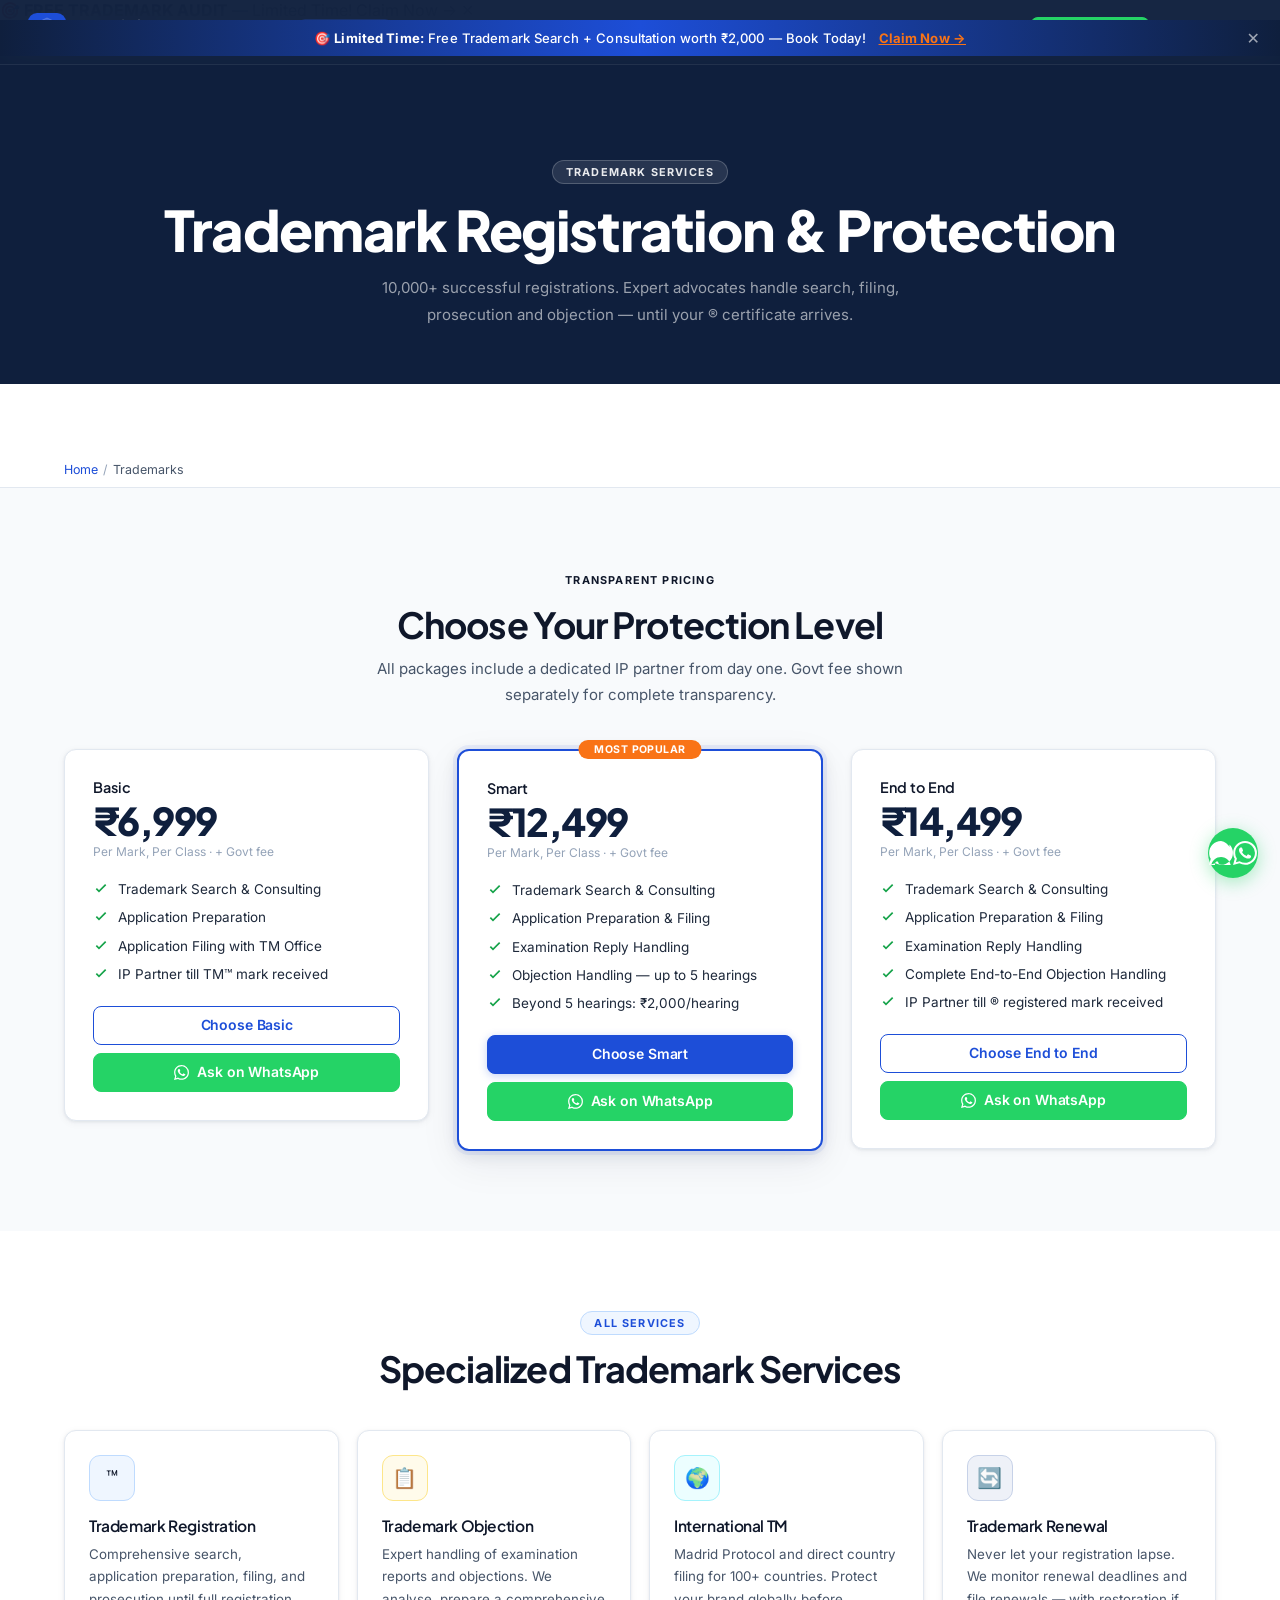
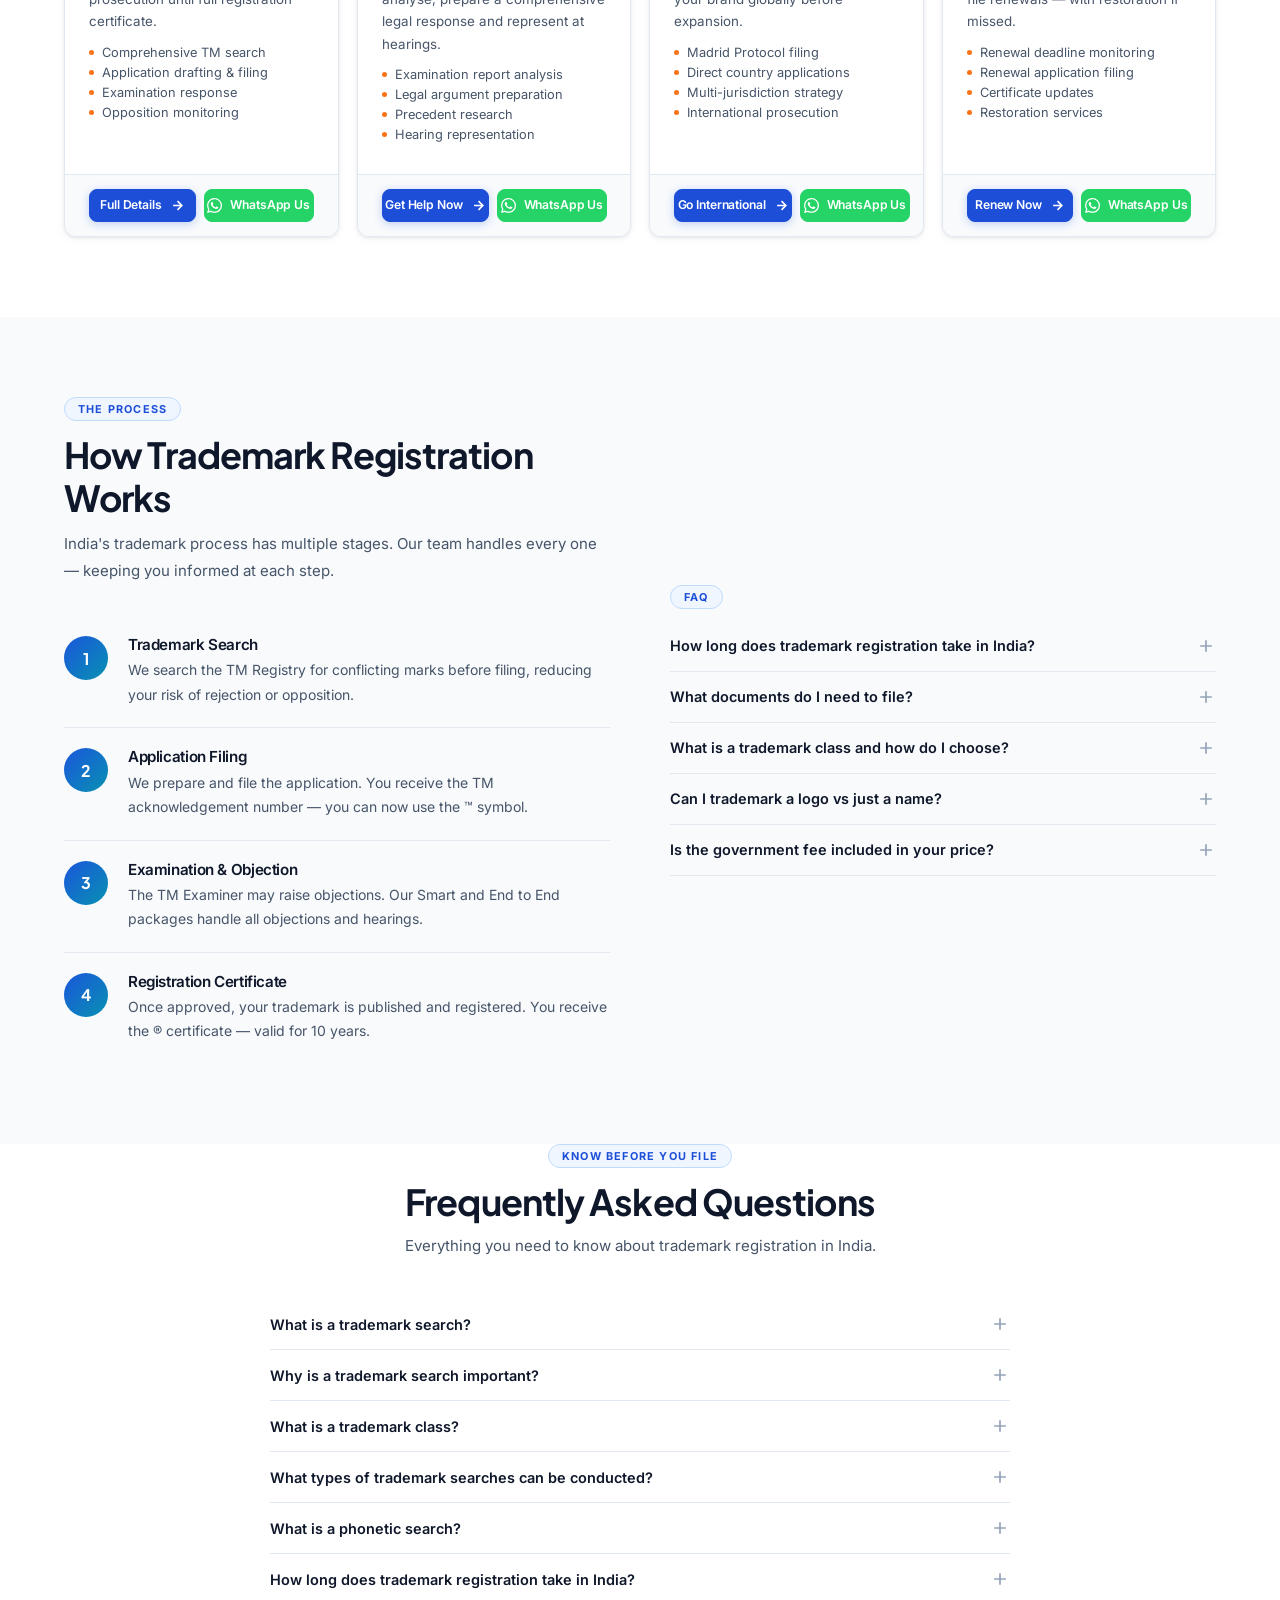
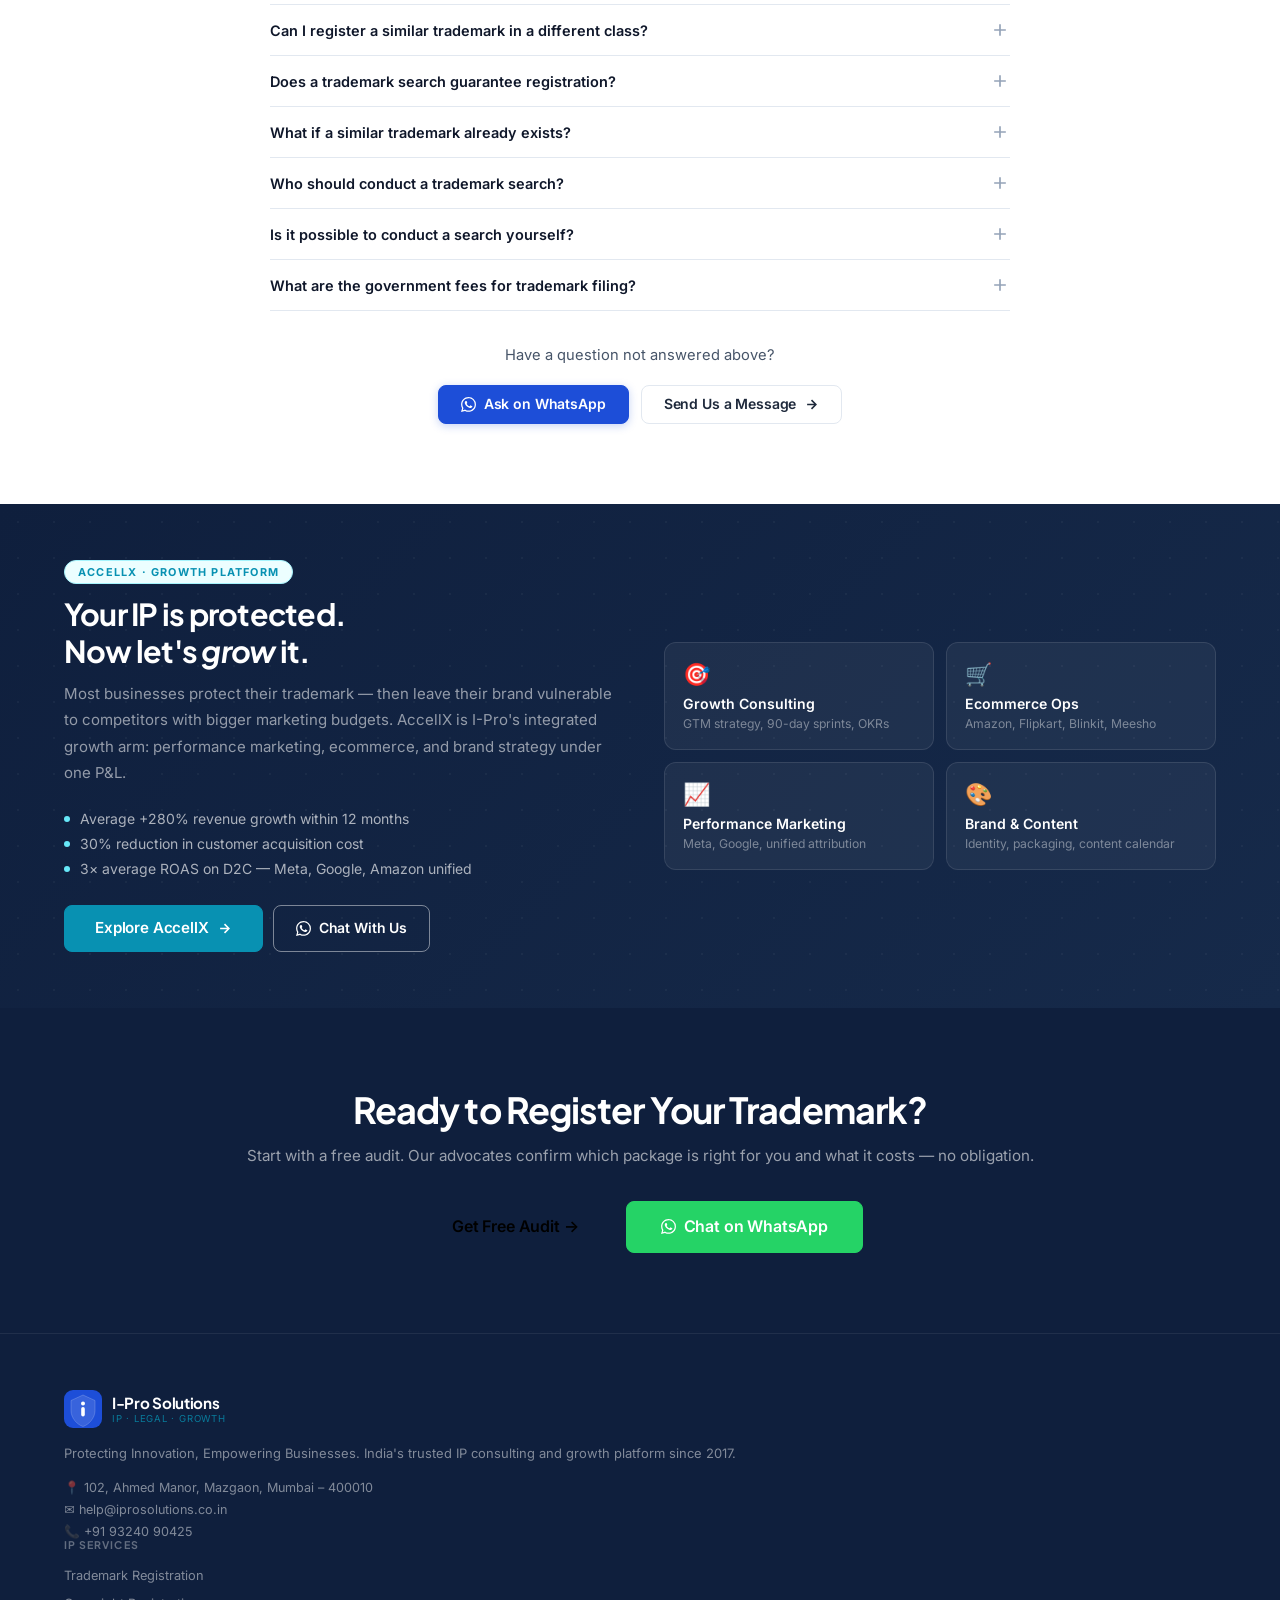
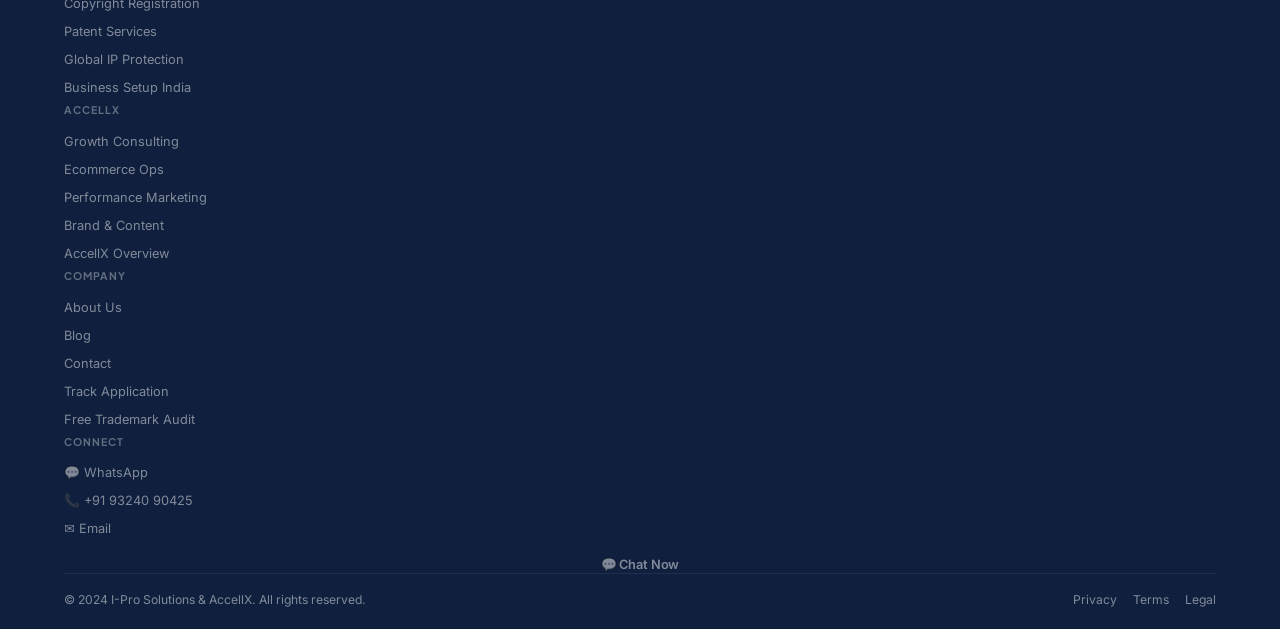
<file: pages/trademarks.html>
<!DOCTYPE html>
<html lang="en">
<head>
<meta charset="UTF-8"/>
<meta name="viewport" content="width=device-width,initial-scale=1.0"/>
<title>Trademark Registration — Packages from ₹6,999 — I-Pro Solutions + AccellX</title>
<meta name="description" content="Trademark registration in India from ₹6,999. Basic, Smart and End to End packages. 10,000+ Trademark Registrations since 2017. Expert advocates. Search to certificate."/>
<link rel="preconnect" href="https://fonts.googleapis.com"/>
<link href="https://fonts.googleapis.com/css2?family=Plus+Jakarta+Sans:wght@400;500;600;700;800&family=Inter:wght@300;400;500;600;700&display=swap" rel="stylesheet"/>
<link rel="stylesheet" href="../css/style.css"/>
</head>
<body>
<!-- topbar -->
<div class="topbar" id="topbar">
  🎯 <strong>FREE TRADEMARK AUDIT</strong> — Limited Time!
  <a href="#" data-wa="Hi! I'd like my free trademark audit.">Claim Now →</a>
  <span class="topbar-x" id="topbar-x">✕</span>
</div>
<!-- ═══ PROMO BAR — Edit text below to update promotion ═══ -->
<div class="promo-bar" id="promo-bar">
  🎯 <strong>Limited Time:</strong> Free Trademark Search + Consultation worth ₹2,000 — Book Today!
  <a href="#" data-wa="Hi! I want to claim the free trademark consultation offer.">Claim Now →</a>
  <span class="promo-bar-x" id="promo-bar-x" title="Close">✕</span>
</div>
<nav class="nav" id="main-nav">
  <div class="nav-inner">
    <a href="../index.html" class="logo">
      <svg class="logo-svg" width="38" height="38" viewBox="0 0 38 38" fill="none" xmlns="http://www.w3.org/2000/svg">
  <rect width="38" height="38" rx="9" fill="#1d4ed8"/>
  <path d="M19 5L7 10.5V20.5C7 28 13 34.5 19 36.5C25 34.5 31 28 31 20.5V10.5L19 5Z" fill="white" fill-opacity="0.12"/>
  <path d="M19 5L7 10.5V20.5C7 28 13 34.5 19 36.5C25 34.5 31 28 31 20.5V10.5L19 5Z" stroke="white" stroke-opacity="0.25" stroke-width="0.75"/>
  <circle cx="19" cy="13.5" r="2" fill="white"/>
  <rect x="17.2" y="17" width="3.6" height="9.5" rx="1.8" fill="white"/>
</svg>
      <div class="logo-text-wrap">
        <div class="logo-name">I-Pro Solutions</div>
        <div class="logo-tag">IP · Legal · Growth</div>
      </div>
    </a>
    <ul class="nav-links" id="nav-links">
      <li><a href="../index.html"                  class="nav-link">Home</a></li>
      <li><a href="trademarks.html"                class="nav-link active">Trademarks</a></li>
      <li><a href="copyright.html"                 class="nav-link">Copyright</a></li>
      <li><a href="patents.html"                   class="nav-link">Patents</a></li>
      <li><a href="global-tm.html"                 class="nav-link">Global IP</a></li>
      <li><a href="business-setup.html"            class="nav-link">Biz Setup</a></li>
      <div class="nav-divider"></div>
      <li><a href="accellx.html"                   class="nav-link" class="nav-link" style="color:#14b8a6">AccellX ✦</a></li>
      <div class="nav-divider"></div>
      <li><a href="blog.html"                      class="nav-link">Blog</a></li>
      <li><a href="about.html"                     class="nav-link">About</a></li>
      <li><a href="contact.html"                   class="nav-link">Contact</a></li>
</ul>
    <div class="nav-actions">
      <a href="#" class="btn btn-wa btn-sm nav-wa" data-wa="Hi I-Pro! I need help."><svg viewBox="0 0 24 24" fill="currentColor" width="14" height="14"><path d="M17.472 14.382c-.297-.149-1.758-.867-2.03-.967-.273-.099-.471-.148-.67.15-.197.297-.767.966-.94 1.164-.173.199-.347.223-.644.075-.297-.15-1.255-.463-2.39-1.475-.883-.788-1.48-1.761-1.653-2.059-.173-.297-.018-.458.13-.606.134-.133.298-.347.446-.52.149-.174.198-.298.298-.497.099-.198.05-.371-.025-.52-.075-.149-.669-1.612-.916-2.207-.242-.579-.487-.5-.669-.51a9.56 9.56 0 00-.57-.01c-.198 0-.52.074-.792.372-.272.297-1.04 1.016-1.04 2.479 0 1.462 1.065 2.875 1.213 3.074.149.198 2.096 3.2 5.077 4.487.709.306 1.262.489 1.694.625.712.227 1.36.195 1.871.118.571-.085 1.758-.719 2.006-1.413.248-.694.248-1.289.173-1.413-.074-.124-.272-.198-.57-.347m-5.421 7.403h-.004a9.87 9.87 0 01-5.031-1.378l-.361-.214-3.741.982.998-3.648-.235-.374a9.86 9.86 0 01-1.51-5.26c.001-5.45 4.436-9.884 9.888-9.884 2.64 0 5.122 1.03 6.988 2.898a9.825 9.825 0 012.893 6.994c-.003 5.45-4.437 9.884-9.885 9.884m8.413-18.297A11.815 11.815 0 0012.05 0C5.495 0 .16 5.335.157 11.892c0 2.096.547 4.142 1.588 5.945L.057 24l6.305-1.654a11.882 11.882 0 005.683 1.448h.005c6.554 0 11.89-5.335 11.893-11.893a11.821 11.821 0 00-3.48-8.413z"/></svg> WhatsApp</a>
      <button class="btn btn-gold btn-sm hide-mob" data-modal="lead">Free Audit</button>
    </div>
    <button class="nav-ham" id="nav-ham" aria-label="Menu"><span></span><span></span><span></span></button>
  </div>
</nav>

<div class="page-hdr">
  <div class="hero-mesh"><div class="hero-orb orb1"></div><div class="hero-orb orb2"></div></div>
  <div class="hero-grid"></div>
  <div class="container page-hdr-inner">
    <div class="eyebrow white mb16">Trademark Services</div>
    <h1>Trademark Registration &amp; Protection</h1>
    <p class="mt12">10,000+ successful registrations. Expert advocates handle search, filing, prosecution and objection — until your ® certificate arrives.</p>
  </div>
</div><div class="bc" style="margin-top:68px"><div class="container"><div class="bc-inner"><a href="../index.html">Home</a> <span style="color:var(--text4)">/</span> <span style="color:var(--text3)">Trademarks</span></div></div></div>
<section class="section alt">
  <div class="container">
    <div class="text-center mb40 reveal">
      <div class="eyebrow gold">Transparent Pricing</div>
      <h2 class="sec-title">Choose Your Protection Level</h2>
      <p class="sec-sub center mt12">All packages include a dedicated IP partner from day one. Govt fee shown separately for complete transparency.</p>
    </div>
    <div class="grid3 reveal" style="align-items:start;gap:28px">
      <div class="card price-card">
<div class="price-name">Basic</div><div class="price-amt">&#8377;6,999</div>
<div class="price-per">Per Mark, Per Class · + Govt fee</div>
<div class="price-feats"><div class="price-feat"><svg fill="none" viewBox="0 0 24 24" stroke="currentColor" stroke-width="2.5" class="chk" width="16" height="16"><path d="M5 13l4 4L19 7"/></svg>Trademark Search &amp; Consulting</div><div class="price-feat"><svg fill="none" viewBox="0 0 24 24" stroke="currentColor" stroke-width="2.5" class="chk" width="16" height="16"><path d="M5 13l4 4L19 7"/></svg>Application Preparation</div><div class="price-feat"><svg fill="none" viewBox="0 0 24 24" stroke="currentColor" stroke-width="2.5" class="chk" width="16" height="16"><path d="M5 13l4 4L19 7"/></svg>Application Filing with TM Office</div><div class="price-feat"><svg fill="none" viewBox="0 0 24 24" stroke="currentColor" stroke-width="2.5" class="chk" width="16" height="16"><path d="M5 13l4 4L19 7"/></svg>IP Partner till TM™ mark received</div></div>
<div class="price-btns"><a href="trademarks.html" class="btn btn-outline w100" style="justify-content:center">Choose Basic</a><a href="#" class="btn btn-wa w100" data-wa="Hi! I want the Basic Trademark package at Rs 6,999."><svg viewBox="0 0 24 24" fill="currentColor" width="14" height="14"><path d="M17.472 14.382c-.297-.149-1.758-.867-2.03-.967-.273-.099-.471-.148-.67.15-.197.297-.767.966-.94 1.164-.173.199-.347.223-.644.075-.297-.15-1.255-.463-2.39-1.475-.883-.788-1.48-1.761-1.653-2.059-.173-.297-.018-.458.13-.606.134-.133.298-.347.446-.52.149-.174.198-.298.298-.497.099-.198.05-.371-.025-.52-.075-.149-.669-1.612-.916-2.207-.242-.579-.487-.5-.669-.51a9.56 9.56 0 00-.57-.01c-.198 0-.52.074-.792.372-.272.297-1.04 1.016-1.04 2.479 0 1.462 1.065 2.875 1.213 3.074.149.198 2.096 3.2 5.077 4.487.709.306 1.262.489 1.694.625.712.227 1.36.195 1.871.118.571-.085 1.758-.719 2.006-1.413.248-.694.248-1.289.173-1.413-.074-.124-.272-.198-.57-.347m-5.421 7.403h-.004a9.87 9.87 0 01-5.031-1.378l-.361-.214-3.741.982.998-3.648-.235-.374a9.86 9.86 0 01-1.51-5.26c.001-5.45 4.436-9.884 9.888-9.884 2.64 0 5.122 1.03 6.988 2.898a9.825 9.825 0 012.893 6.994c-.003 5.45-4.437 9.884-9.885 9.884m8.413-18.297A11.815 11.815 0 0012.05 0C5.495 0 .16 5.335.157 11.892c0 2.096.547 4.142 1.588 5.945L.057 24l6.305-1.654a11.882 11.882 0 005.683 1.448h.005c6.554 0 11.89-5.335 11.893-11.893a11.821 11.821 0 00-3.48-8.413z"/></svg> Ask on WhatsApp</a></div>
</div>
      <div class="card price-card featured"><div class="pop-ring">Most Popular</div>
<div class="price-name">Smart</div><div class="price-amt">&#8377;12,499</div>
<div class="price-per">Per Mark, Per Class · + Govt fee</div>
<div class="price-feats"><div class="price-feat"><svg fill="none" viewBox="0 0 24 24" stroke="currentColor" stroke-width="2.5" class="chk" width="16" height="16"><path d="M5 13l4 4L19 7"/></svg>Trademark Search &amp; Consulting</div><div class="price-feat"><svg fill="none" viewBox="0 0 24 24" stroke="currentColor" stroke-width="2.5" class="chk" width="16" height="16"><path d="M5 13l4 4L19 7"/></svg>Application Preparation &amp; Filing</div><div class="price-feat"><svg fill="none" viewBox="0 0 24 24" stroke="currentColor" stroke-width="2.5" class="chk" width="16" height="16"><path d="M5 13l4 4L19 7"/></svg>Examination Reply Handling</div><div class="price-feat"><svg fill="none" viewBox="0 0 24 24" stroke="currentColor" stroke-width="2.5" class="chk" width="16" height="16"><path d="M5 13l4 4L19 7"/></svg>Objection Handling — up to 5 hearings</div><div class="price-feat"><svg fill="none" viewBox="0 0 24 24" stroke="currentColor" stroke-width="2.5" class="chk" width="16" height="16"><path d="M5 13l4 4L19 7"/></svg>Beyond 5 hearings: &#8377;2,000/hearing</div></div>
<div class="price-btns"><a href="trademarks.html" class="btn btn-primary w100" style="justify-content:center">Choose Smart</a><a href="#" class="btn btn-wa w100" data-wa="Hi! I want the Smart Trademark package at Rs 12,499."><svg viewBox="0 0 24 24" fill="currentColor" width="14" height="14"><path d="M17.472 14.382c-.297-.149-1.758-.867-2.03-.967-.273-.099-.471-.148-.67.15-.197.297-.767.966-.94 1.164-.173.199-.347.223-.644.075-.297-.15-1.255-.463-2.39-1.475-.883-.788-1.48-1.761-1.653-2.059-.173-.297-.018-.458.13-.606.134-.133.298-.347.446-.52.149-.174.198-.298.298-.497.099-.198.05-.371-.025-.52-.075-.149-.669-1.612-.916-2.207-.242-.579-.487-.5-.669-.51a9.56 9.56 0 00-.57-.01c-.198 0-.52.074-.792.372-.272.297-1.04 1.016-1.04 2.479 0 1.462 1.065 2.875 1.213 3.074.149.198 2.096 3.2 5.077 4.487.709.306 1.262.489 1.694.625.712.227 1.36.195 1.871.118.571-.085 1.758-.719 2.006-1.413.248-.694.248-1.289.173-1.413-.074-.124-.272-.198-.57-.347m-5.421 7.403h-.004a9.87 9.87 0 01-5.031-1.378l-.361-.214-3.741.982.998-3.648-.235-.374a9.86 9.86 0 01-1.51-5.26c.001-5.45 4.436-9.884 9.888-9.884 2.64 0 5.122 1.03 6.988 2.898a9.825 9.825 0 012.893 6.994c-.003 5.45-4.437 9.884-9.885 9.884m8.413-18.297A11.815 11.815 0 0012.05 0C5.495 0 .16 5.335.157 11.892c0 2.096.547 4.142 1.588 5.945L.057 24l6.305-1.654a11.882 11.882 0 005.683 1.448h.005c6.554 0 11.89-5.335 11.893-11.893a11.821 11.821 0 00-3.48-8.413z"/></svg> Ask on WhatsApp</a></div>
</div>
      <div class="card price-card">
<div class="price-name">End to End</div><div class="price-amt">&#8377;14,499</div>
<div class="price-per">Per Mark, Per Class · + Govt fee</div>
<div class="price-feats"><div class="price-feat"><svg fill="none" viewBox="0 0 24 24" stroke="currentColor" stroke-width="2.5" class="chk" width="16" height="16"><path d="M5 13l4 4L19 7"/></svg>Trademark Search &amp; Consulting</div><div class="price-feat"><svg fill="none" viewBox="0 0 24 24" stroke="currentColor" stroke-width="2.5" class="chk" width="16" height="16"><path d="M5 13l4 4L19 7"/></svg>Application Preparation &amp; Filing</div><div class="price-feat"><svg fill="none" viewBox="0 0 24 24" stroke="currentColor" stroke-width="2.5" class="chk" width="16" height="16"><path d="M5 13l4 4L19 7"/></svg>Examination Reply Handling</div><div class="price-feat"><svg fill="none" viewBox="0 0 24 24" stroke="currentColor" stroke-width="2.5" class="chk" width="16" height="16"><path d="M5 13l4 4L19 7"/></svg>Complete End-to-End Objection Handling</div><div class="price-feat"><svg fill="none" viewBox="0 0 24 24" stroke="currentColor" stroke-width="2.5" class="chk" width="16" height="16"><path d="M5 13l4 4L19 7"/></svg>IP Partner till ® registered mark received</div></div>
<div class="price-btns"><a href="trademarks.html" class="btn btn-outline w100" style="justify-content:center">Choose End to End</a><a href="#" class="btn btn-wa w100" data-wa="Hi! I want the End to End Trademark package at Rs 14,499."><svg viewBox="0 0 24 24" fill="currentColor" width="14" height="14"><path d="M17.472 14.382c-.297-.149-1.758-.867-2.03-.967-.273-.099-.471-.148-.67.15-.197.297-.767.966-.94 1.164-.173.199-.347.223-.644.075-.297-.15-1.255-.463-2.39-1.475-.883-.788-1.48-1.761-1.653-2.059-.173-.297-.018-.458.13-.606.134-.133.298-.347.446-.52.149-.174.198-.298.298-.497.099-.198.05-.371-.025-.52-.075-.149-.669-1.612-.916-2.207-.242-.579-.487-.5-.669-.51a9.56 9.56 0 00-.57-.01c-.198 0-.52.074-.792.372-.272.297-1.04 1.016-1.04 2.479 0 1.462 1.065 2.875 1.213 3.074.149.198 2.096 3.2 5.077 4.487.709.306 1.262.489 1.694.625.712.227 1.36.195 1.871.118.571-.085 1.758-.719 2.006-1.413.248-.694.248-1.289.173-1.413-.074-.124-.272-.198-.57-.347m-5.421 7.403h-.004a9.87 9.87 0 01-5.031-1.378l-.361-.214-3.741.982.998-3.648-.235-.374a9.86 9.86 0 01-1.51-5.26c.001-5.45 4.436-9.884 9.888-9.884 2.64 0 5.122 1.03 6.988 2.898a9.825 9.825 0 012.893 6.994c-.003 5.45-4.437 9.884-9.885 9.884m8.413-18.297A11.815 11.815 0 0012.05 0C5.495 0 .16 5.335.157 11.892c0 2.096.547 4.142 1.588 5.945L.057 24l6.305-1.654a11.882 11.882 0 005.683 1.448h.005c6.554 0 11.89-5.335 11.893-11.893a11.821 11.821 0 00-3.48-8.413z"/></svg> Ask on WhatsApp</a></div>
</div>
    </div>
  </div>
</section>

<section class="section">
  <div class="container">
    <div class="text-center mb40 reveal">
      <div class="eyebrow blue">All Services</div>
      <h2 class="sec-title">Specialized Trademark Services</h2>
    </div>
    <div class="grid4">
      
<div class="card svc-card reveal delay-1">
  <div class="svc-card-head">
    <div class="svc-ico ico-bg-blue">™</div>
    
    <h3>Trademark Registration</h3>
    <p>Comprehensive search, application preparation, filing, and prosecution until full registration certificate.</p>
    <div class="feat-list"><div class="feat-item">Comprehensive TM search</div><div class="feat-item">Application drafting &amp; filing</div><div class="feat-item">Examination response</div><div class="feat-item">Opposition monitoring</div></div>
  </div>
  <div class="svc-card-foot">
    <a href="trademarks.html" class="btn btn-primary btn-sm">Full Details <svg fill="none" viewBox="0 0 24 24" stroke="currentColor" stroke-width="2.5" width="15" height="15"><path d="M5 12h14M12 5l7 7-7 7"/></svg></a>
    <a href="#" class="btn btn-wa btn-sm" data-wa="Hi! I need trademark registration help."><svg viewBox="0 0 24 24" fill="currentColor" width="14" height="14"><path d="M17.472 14.382c-.297-.149-1.758-.867-2.03-.967-.273-.099-.471-.148-.67.15-.197.297-.767.966-.94 1.164-.173.199-.347.223-.644.075-.297-.15-1.255-.463-2.39-1.475-.883-.788-1.48-1.761-1.653-2.059-.173-.297-.018-.458.13-.606.134-.133.298-.347.446-.52.149-.174.198-.298.298-.497.099-.198.05-.371-.025-.52-.075-.149-.669-1.612-.916-2.207-.242-.579-.487-.5-.669-.51a9.56 9.56 0 00-.57-.01c-.198 0-.52.074-.792.372-.272.297-1.04 1.016-1.04 2.479 0 1.462 1.065 2.875 1.213 3.074.149.198 2.096 3.2 5.077 4.487.709.306 1.262.489 1.694.625.712.227 1.36.195 1.871.118.571-.085 1.758-.719 2.006-1.413.248-.694.248-1.289.173-1.413-.074-.124-.272-.198-.57-.347m-5.421 7.403h-.004a9.87 9.87 0 01-5.031-1.378l-.361-.214-3.741.982.998-3.648-.235-.374a9.86 9.86 0 01-1.51-5.26c.001-5.45 4.436-9.884 9.888-9.884 2.64 0 5.122 1.03 6.988 2.898a9.825 9.825 0 012.893 6.994c-.003 5.45-4.437 9.884-9.885 9.884m8.413-18.297A11.815 11.815 0 0012.05 0C5.495 0 .16 5.335.157 11.892c0 2.096.547 4.142 1.588 5.945L.057 24l6.305-1.654a11.882 11.882 0 005.683 1.448h.005c6.554 0 11.89-5.335 11.893-11.893a11.821 11.821 0 00-3.48-8.413z"/></svg> WhatsApp Us</a>
  </div>
</div>
      
<div class="card svc-card reveal delay-2">
  <div class="svc-card-head">
    <div class="svc-ico ico-bg-gold">📋</div>
    
    <h3>Trademark Objection</h3>
    <p>Expert handling of examination reports and objections. We analyse, prepare a comprehensive legal response and represent at hearings.</p>
    <div class="feat-list"><div class="feat-item">Examination report analysis</div><div class="feat-item">Legal argument preparation</div><div class="feat-item">Precedent research</div><div class="feat-item">Hearing representation</div></div>
  </div>
  <div class="svc-card-foot">
    <a href="trademarks.html" class="btn btn-primary btn-sm">Get Help Now <svg fill="none" viewBox="0 0 24 24" stroke="currentColor" stroke-width="2.5" width="15" height="15"><path d="M5 12h14M12 5l7 7-7 7"/></svg></a>
    <a href="#" class="btn btn-wa btn-sm" data-wa="Hi! I have a trademark objection to handle."><svg viewBox="0 0 24 24" fill="currentColor" width="14" height="14"><path d="M17.472 14.382c-.297-.149-1.758-.867-2.03-.967-.273-.099-.471-.148-.67.15-.197.297-.767.966-.94 1.164-.173.199-.347.223-.644.075-.297-.15-1.255-.463-2.39-1.475-.883-.788-1.48-1.761-1.653-2.059-.173-.297-.018-.458.13-.606.134-.133.298-.347.446-.52.149-.174.198-.298.298-.497.099-.198.05-.371-.025-.52-.075-.149-.669-1.612-.916-2.207-.242-.579-.487-.5-.669-.51a9.56 9.56 0 00-.57-.01c-.198 0-.52.074-.792.372-.272.297-1.04 1.016-1.04 2.479 0 1.462 1.065 2.875 1.213 3.074.149.198 2.096 3.2 5.077 4.487.709.306 1.262.489 1.694.625.712.227 1.36.195 1.871.118.571-.085 1.758-.719 2.006-1.413.248-.694.248-1.289.173-1.413-.074-.124-.272-.198-.57-.347m-5.421 7.403h-.004a9.87 9.87 0 01-5.031-1.378l-.361-.214-3.741.982.998-3.648-.235-.374a9.86 9.86 0 01-1.51-5.26c.001-5.45 4.436-9.884 9.888-9.884 2.64 0 5.122 1.03 6.988 2.898a9.825 9.825 0 012.893 6.994c-.003 5.45-4.437 9.884-9.885 9.884m8.413-18.297A11.815 11.815 0 0012.05 0C5.495 0 .16 5.335.157 11.892c0 2.096.547 4.142 1.588 5.945L.057 24l6.305-1.654a11.882 11.882 0 005.683 1.448h.005c6.554 0 11.89-5.335 11.893-11.893a11.821 11.821 0 00-3.48-8.413z"/></svg> WhatsApp Us</a>
  </div>
</div>
      
<div class="card svc-card reveal delay-3">
  <div class="svc-card-head">
    <div class="svc-ico ico-bg-teal">🌍</div>
    
    <h3>International TM</h3>
    <p>Madrid Protocol and direct country filing for 100+ countries. Protect your brand globally before expansion.</p>
    <div class="feat-list"><div class="feat-item">Madrid Protocol filing</div><div class="feat-item">Direct country applications</div><div class="feat-item">Multi-jurisdiction strategy</div><div class="feat-item">International prosecution</div></div>
  </div>
  <div class="svc-card-foot">
    <a href="global-tm.html" class="btn btn-primary btn-sm">Go International <svg fill="none" viewBox="0 0 24 24" stroke="currentColor" stroke-width="2.5" width="15" height="15"><path d="M5 12h14M12 5l7 7-7 7"/></svg></a>
    <a href="#" class="btn btn-wa btn-sm" data-wa="Hi! I need international trademark protection."><svg viewBox="0 0 24 24" fill="currentColor" width="14" height="14"><path d="M17.472 14.382c-.297-.149-1.758-.867-2.03-.967-.273-.099-.471-.148-.67.15-.197.297-.767.966-.94 1.164-.173.199-.347.223-.644.075-.297-.15-1.255-.463-2.39-1.475-.883-.788-1.48-1.761-1.653-2.059-.173-.297-.018-.458.13-.606.134-.133.298-.347.446-.52.149-.174.198-.298.298-.497.099-.198.05-.371-.025-.52-.075-.149-.669-1.612-.916-2.207-.242-.579-.487-.5-.669-.51a9.56 9.56 0 00-.57-.01c-.198 0-.52.074-.792.372-.272.297-1.04 1.016-1.04 2.479 0 1.462 1.065 2.875 1.213 3.074.149.198 2.096 3.2 5.077 4.487.709.306 1.262.489 1.694.625.712.227 1.36.195 1.871.118.571-.085 1.758-.719 2.006-1.413.248-.694.248-1.289.173-1.413-.074-.124-.272-.198-.57-.347m-5.421 7.403h-.004a9.87 9.87 0 01-5.031-1.378l-.361-.214-3.741.982.998-3.648-.235-.374a9.86 9.86 0 01-1.51-5.26c.001-5.45 4.436-9.884 9.888-9.884 2.64 0 5.122 1.03 6.988 2.898a9.825 9.825 0 012.893 6.994c-.003 5.45-4.437 9.884-9.885 9.884m8.413-18.297A11.815 11.815 0 0012.05 0C5.495 0 .16 5.335.157 11.892c0 2.096.547 4.142 1.588 5.945L.057 24l6.305-1.654a11.882 11.882 0 005.683 1.448h.005c6.554 0 11.89-5.335 11.893-11.893a11.821 11.821 0 00-3.48-8.413z"/></svg> WhatsApp Us</a>
  </div>
</div>
      
<div class="card svc-card reveal delay-4">
  <div class="svc-card-head">
    <div class="svc-ico ico-bg-navy">🔄</div>
    
    <h3>Trademark Renewal</h3>
    <p>Never let your registration lapse. We monitor renewal deadlines and file renewals — with restoration if missed.</p>
    <div class="feat-list"><div class="feat-item">Renewal deadline monitoring</div><div class="feat-item">Renewal application filing</div><div class="feat-item">Certificate updates</div><div class="feat-item">Restoration services</div></div>
  </div>
  <div class="svc-card-foot">
    <a href="trademarks.html" class="btn btn-primary btn-sm">Renew Now <svg fill="none" viewBox="0 0 24 24" stroke="currentColor" stroke-width="2.5" width="15" height="15"><path d="M5 12h14M12 5l7 7-7 7"/></svg></a>
    <a href="#" class="btn btn-wa btn-sm" data-wa="Hi! I need to renew my trademark."><svg viewBox="0 0 24 24" fill="currentColor" width="14" height="14"><path d="M17.472 14.382c-.297-.149-1.758-.867-2.03-.967-.273-.099-.471-.148-.67.15-.197.297-.767.966-.94 1.164-.173.199-.347.223-.644.075-.297-.15-1.255-.463-2.39-1.475-.883-.788-1.48-1.761-1.653-2.059-.173-.297-.018-.458.13-.606.134-.133.298-.347.446-.52.149-.174.198-.298.298-.497.099-.198.05-.371-.025-.52-.075-.149-.669-1.612-.916-2.207-.242-.579-.487-.5-.669-.51a9.56 9.56 0 00-.57-.01c-.198 0-.52.074-.792.372-.272.297-1.04 1.016-1.04 2.479 0 1.462 1.065 2.875 1.213 3.074.149.198 2.096 3.2 5.077 4.487.709.306 1.262.489 1.694.625.712.227 1.36.195 1.871.118.571-.085 1.758-.719 2.006-1.413.248-.694.248-1.289.173-1.413-.074-.124-.272-.198-.57-.347m-5.421 7.403h-.004a9.87 9.87 0 01-5.031-1.378l-.361-.214-3.741.982.998-3.648-.235-.374a9.86 9.86 0 01-1.51-5.26c.001-5.45 4.436-9.884 9.888-9.884 2.64 0 5.122 1.03 6.988 2.898a9.825 9.825 0 012.893 6.994c-.003 5.45-4.437 9.884-9.885 9.884m8.413-18.297A11.815 11.815 0 0012.05 0C5.495 0 .16 5.335.157 11.892c0 2.096.547 4.142 1.588 5.945L.057 24l6.305-1.654a11.882 11.882 0 005.683 1.448h.005c6.554 0 11.89-5.335 11.893-11.893a11.821 11.821 0 00-3.48-8.413z"/></svg> WhatsApp Us</a>
  </div>
</div>
    </div>
  </div>
</section>

<section class="section alt">
  <div class="container">
    <div class="grid2" style="gap:60px;align-items:center">
      <div class="reveal-left">
        <div class="eyebrow blue mb16">The Process</div>
        <h2 class="sec-title">How Trademark Registration Works</h2>
        <p class="mt12 mb32">India's trademark process has multiple stages. Our team handles every one — keeping you informed at each step.</p>
        <div style="display:flex;flex-direction:column;gap:0">
          <div style="display:flex;gap:20px;padding:20px 0;border-bottom:1px solid var(--border)">
            <div style="width:44px;height:44px;border-radius:50%;background:linear-gradient(135deg,var(--blue),var(--teal));color:#fff;display:flex;align-items:center;justify-content:center;font-weight:700;font-family:var(--fh);flex-shrink:0">1</div>
            <div><h4 style="margin-bottom:4px">Trademark Search</h4><p style="font-size:.875rem">We search the TM Registry for conflicting marks before filing, reducing your risk of rejection or opposition.</p></div>
          </div>
          <div style="display:flex;gap:20px;padding:20px 0;border-bottom:1px solid var(--border)">
            <div style="width:44px;height:44px;border-radius:50%;background:linear-gradient(135deg,var(--blue),var(--teal));color:#fff;display:flex;align-items:center;justify-content:center;font-weight:700;font-family:var(--fh);flex-shrink:0">2</div>
            <div><h4 style="margin-bottom:4px">Application Filing</h4><p style="font-size:.875rem">We prepare and file the application. You receive the TM acknowledgement number — you can now use the ™ symbol.</p></div>
          </div>
          <div style="display:flex;gap:20px;padding:20px 0;border-bottom:1px solid var(--border)">
            <div style="width:44px;height:44px;border-radius:50%;background:linear-gradient(135deg,var(--blue),var(--teal));color:#fff;display:flex;align-items:center;justify-content:center;font-weight:700;font-family:var(--fh);flex-shrink:0">3</div>
            <div><h4 style="margin-bottom:4px">Examination &amp; Objection</h4><p style="font-size:.875rem">The TM Examiner may raise objections. Our Smart and End to End packages handle all objections and hearings.</p></div>
          </div>
          <div style="display:flex;gap:20px;padding:20px 0">
            <div style="width:44px;height:44px;border-radius:50%;background:linear-gradient(135deg,var(--blue),var(--teal));color:#fff;display:flex;align-items:center;justify-content:center;font-weight:700;font-family:var(--fh);flex-shrink:0">4</div>
            <div><h4 style="margin-bottom:4px">Registration Certificate</h4><p style="font-size:.875rem">Once approved, your trademark is published and registered. You receive the ® certificate — valid for 10 years.</p></div>
          </div>
        </div>
      </div>
      <div class="reveal-right">
        <div class="eyebrow blue mb24">FAQ</div>
        <div class="faq-wrap">
          <div class="faq-item"><button class="faq-q">How long does trademark registration take in India? <svg class="faq-ico" fill="none" viewBox="0 0 24 24" stroke="currentColor" stroke-width="2"><path d="M12 5v14M5 12h14"/></svg></button><div class="faq-ans"><div class="faq-ans-inner">The complete process takes 12–18 months. However, you receive the TM acknowledgement within 2–3 working days of filing, which legally allows you to use the ™ symbol immediately. Full ® status comes after examination and the opposition period.</div></div></div>
          <div class="faq-item"><button class="faq-q">What documents do I need to file? <svg class="faq-ico" fill="none" viewBox="0 0 24 24" stroke="currentColor" stroke-width="2"><path d="M12 5v14M5 12h14"/></svg></button><div class="faq-ans"><div class="faq-ans-inner">Aadhaar/PAN card (individual) or Certificate of Incorporation (company), your logo or brand name in digital format, business address, and description of goods/services. Our team guides you through exactly what's needed after your free consultation.</div></div></div>
          <div class="faq-item"><button class="faq-q">What is a trademark class and how do I choose? <svg class="faq-ico" fill="none" viewBox="0 0 24 24" stroke="currentColor" stroke-width="2"><path d="M12 5v14M5 12h14"/></svg></button><div class="faq-ans"><div class="faq-ans-inner">India uses the Nice Classification with 45 classes. You must file in the class(es) relevant to your business. Filing in the wrong class leaves your brand unprotected in your actual market. Our experts identify the right class(es) for you — free consultation.</div></div></div>
          <div class="faq-item"><button class="faq-q">Can I trademark a logo vs just a name? <svg class="faq-ico" fill="none" viewBox="0 0 24 24" stroke="currentColor" stroke-width="2"><path d="M12 5v14M5 12h14"/></svg></button><div class="faq-ans"><div class="faq-ans-inner">Yes, you can trademark both. A word mark protects the name regardless of font/design. A device mark (logo) protects the visual design. For maximum protection, most businesses file both. We advise on the right strategy for your situation.</div></div></div>
          <div class="faq-item"><button class="faq-q">Is the government fee included in your price? <svg class="faq-ico" fill="none" viewBox="0 0 24 24" stroke="currentColor" stroke-width="2"><path d="M12 5v14M5 12h14"/></svg></button><div class="faq-ans"><div class="faq-ans-inner">Our professional fee and the government filing fee are always quoted separately for full transparency. The govt fee is currently ₹4,500 for individual/MSME entities and ₹9,000 for others, per mark per class. No surprises.</div></div></div>
        </div>
      </div>
    </div>
  </div>
</section>



<section class="section" style="padding-top:0">
  <div class="container">
    <div class="text-center mb40 reveal">
      <div class="eyebrow blue">Know Before You File</div>
      <h2 class="sec-title">Frequently Asked Questions</h2>
      <p class="sec-sub center mt8">Everything you need to know about trademark registration in India.</p>
    </div>
    <div class="faq-wrap reveal">
      
          <div class="faq-item">
            <button class="faq-q">What is a trademark search? <svg class="faq-ico" fill="none" viewBox="0 0 24 24" stroke="currentColor" stroke-width="2"><path d="M12 5v14M5 12h14"/></svg></button>
            <div class="faq-ans"><div class="faq-ans-inner">A trademark search is the process of checking existing registered and applied trademarks to ensure your proposed brand name, logo, or tagline is unique and available for registration. You can conduct one on the official <strong>IP India</strong> website or on <strong>Quickcompany Trademark Search</strong>.</div></div>
          </div>
      
          <div class="faq-item">
            <button class="faq-q">Why is a trademark search important? <svg class="faq-ico" fill="none" viewBox="0 0 24 24" stroke="currentColor" stroke-width="2"><path d="M12 5v14M5 12h14"/></svg></button>
            <div class="faq-ans"><div class="faq-ans-inner">A proper search helps you: <ul><li>Avoid rejection or objections from the TM Examiner</li><li>Prevent infringement of existing marks</li><li>Reduce costly legal disputes</li><li>Increase chances of successful registration</li><li>Protect your brand identity from day one</li></ul></div></div>
          </div>
      
          <div class="faq-item">
            <button class="faq-q">What is a trademark class? <svg class="faq-ico" fill="none" viewBox="0 0 24 24" stroke="currentColor" stroke-width="2"><path d="M12 5v14M5 12h14"/></svg></button>
            <div class="faq-ans"><div class="faq-ans-inner">India follows the <strong>Nice Classification system</strong> with 45 classes: Classes 1–34 cover goods, Classes 35–45 cover services. You must file in the specific class(es) relevant to your business. Filing in the wrong class leaves your brand completely unprotected in your actual market.</div></div>
          </div>
      
          <div class="faq-item">
            <button class="faq-q">What types of trademark searches can be conducted? <svg class="faq-ico" fill="none" viewBox="0 0 24 24" stroke="currentColor" stroke-width="2"><path d="M12 5v14M5 12h14"/></svg></button>
            <div class="faq-ans"><div class="faq-ans-inner">We perform: <ul><li>Wordmark search (brand name)</li><li>Logo/device mark search</li><li>Phonetic search (similar sounding marks)</li><li>Class-wise search across relevant categories</li><li>Owner/Applicant name search</li></ul></div></div>
          </div>
      
          <div class="faq-item">
            <button class="faq-q">What is a phonetic search? <svg class="faq-ico" fill="none" viewBox="0 0 24 24" stroke="currentColor" stroke-width="2"><path d="M12 5v14M5 12h14"/></svg></button>
            <div class="faq-ans"><div class="faq-ans-inner">A phonetic search identifies marks that <em>sound similar</em> even if spelled differently — for example, 'Kwik' vs 'Quick'. This is critical because the Trade Marks Act protects against marks that are deceptively similar in sound, not just spelling.</div></div>
          </div>
      
          <div class="faq-item">
            <button class="faq-q">How long does trademark registration take in India? <svg class="faq-ico" fill="none" viewBox="0 0 24 24" stroke="currentColor" stroke-width="2"><path d="M12 5v14M5 12h14"/></svg></button>
            <div class="faq-ans"><div class="faq-ans-inner">The complete process takes <strong>12–18 months</strong> from filing. However, you receive your TM acknowledgement number within 2–3 working days, which legally allows you to use the ™ symbol immediately. The ® symbol comes after full registration.</div></div>
          </div>
      
          <div class="faq-item">
            <button class="faq-q">Can I register a similar trademark in a different class? <svg class="faq-ico" fill="none" viewBox="0 0 24 24" stroke="currentColor" stroke-width="2"><path d="M12 5v14M5 12h14"/></svg></button>
            <div class="faq-ans"><div class="faq-ans-inner">Sometimes yes — if the goods/services are genuinely unrelated. However, <strong>well-known marks</strong> enjoy broader protection that crosses class boundaries. Our experts will assess the specific risk before recommending a filing strategy.</div></div>
          </div>
      
          <div class="faq-item">
            <button class="faq-q">Does a trademark search guarantee registration? <svg class="faq-ico" fill="none" viewBox="0 0 24 24" stroke="currentColor" stroke-width="2"><path d="M12 5v14M5 12h14"/></svg></button>
            <div class="faq-ans"><div class="faq-ans-inner">No, but it significantly reduces the risk of objections and oppositions. It also helps you make an informed decision before investing in filing fees. Our <strong>98%+ success rate</strong> stems directly from thorough pre-filing searches.</div></div>
          </div>
      
          <div class="faq-item">
            <button class="faq-q">What if a similar trademark already exists? <svg class="faq-ico" fill="none" viewBox="0 0 24 24" stroke="currentColor" stroke-width="2"><path d="M12 5v14M5 12h14"/></svg></button>
            <div class="faq-ans"><div class="faq-ans-inner">Best practice: seek professional advice. Options include: <ul><li>Modify your mark to create sufficient distinction</li><li>Choose a different brand name or logo</li><li>File a Consent/Coexistence Agreement with the existing owner</li><li>Assess the legal risk with our trademark advocates</li></ul></div></div>
          </div>
      
          <div class="faq-item">
            <button class="faq-q">Who should conduct a trademark search? <svg class="faq-ico" fill="none" viewBox="0 0 24 24" stroke="currentColor" stroke-width="2"><path d="M12 5v14M5 12h14"/></svg></button>
            <div class="faq-ans"><div class="faq-ans-inner"><ul><li>Startups launching a new brand</li><li>Businesses entering new product/service categories</li><li>Companies expanding to new geographic markets</li><li>E-commerce businesses listing products nationally</li><li>IP professionals and legal teams conducting due diligence</li></ul></div></div>
          </div>
      
          <div class="faq-item">
            <button class="faq-q">Is it possible to conduct a search yourself? <svg class="faq-ico" fill="none" viewBox="0 0 24 24" stroke="currentColor" stroke-width="2"><path d="M12 5v14M5 12h14"/></svg></button>
            <div class="faq-ans"><div class="faq-ans-inner">Yes — basic searches can be done on the official IP India portal instantly. However, a <strong>professional search</strong> includes phonetic analysis, similar-mark assessment, and a legal opinion, which basic online tools miss. Our team provides a comprehensive report within 1–2 business days.</div></div>
          </div>
      
          <div class="faq-item">
            <button class="faq-q">What are the government fees for trademark filing? <svg class="faq-ico" fill="none" viewBox="0 0 24 24" stroke="currentColor" stroke-width="2"><path d="M12 5v14M5 12h14"/></svg></button>
            <div class="faq-ans"><div class="faq-ans-inner">Currently: <strong>₹4,500</strong> for individual/MSME applicants and <strong>₹9,000</strong> for others, per mark per class. Our professional fee is shown separately — we never bundle or hide government fees.</div></div>
          </div>
    </div>
    <div class="text-center mt32 reveal">
      <p style="margin-bottom:16px;font-size:.92rem">Have a question not answered above?</p>
      <div style="display:flex;gap:12px;justify-content:center;flex-wrap:wrap">
        <a href="#" class="btn btn-primary" data-wa="Hi! I have a trademark question."><svg viewBox="0 0 24 24" fill="currentColor" width="14" height="14"><path d="M17.472 14.382c-.297-.149-1.758-.867-2.03-.967-.273-.099-.471-.148-.67.15-.197.297-.767.966-.94 1.164-.173.199-.347.223-.644.075-.297-.15-1.255-.463-2.39-1.475-.883-.788-1.48-1.761-1.653-2.059-.173-.297-.018-.458.13-.606.134-.133.298-.347.446-.52.149-.174.198-.298.298-.497.099-.198.05-.371-.025-.52-.075-.149-.669-1.612-.916-2.207-.242-.579-.487-.5-.669-.51a9.56 9.56 0 00-.57-.01c-.198 0-.52.074-.792.372-.272.297-1.04 1.016-1.04 2.479 0 1.462 1.065 2.875 1.213 3.074.149.198 2.096 3.2 5.077 4.487.709.306 1.262.489 1.694.625.712.227 1.36.195 1.871.118.571-.085 1.758-.719 2.006-1.413.248-.694.248-1.289.173-1.413-.074-.124-.272-.198-.57-.347m-5.421 7.403h-.004a9.87 9.87 0 01-5.031-1.378l-.361-.214-3.741.982.998-3.648-.235-.374a9.86 9.86 0 01-1.51-5.26c.001-5.45 4.436-9.884 9.888-9.884 2.64 0 5.122 1.03 6.988 2.898a9.825 9.825 0 012.893 6.994c-.003 5.45-4.437 9.884-9.885 9.884m8.413-18.297A11.815 11.815 0 0012.05 0C5.495 0 .16 5.335.157 11.892c0 2.096.547 4.142 1.588 5.945L.057 24l6.305-1.654a11.882 11.882 0 005.683 1.448h.005c6.554 0 11.89-5.335 11.893-11.893a11.821 11.821 0 00-3.48-8.413z"/></svg> Ask on WhatsApp</a>
        <a href="contact.html" class="btn btn-ghost">Send Us a Message <svg fill="none" viewBox="0 0 24 24" stroke="currentColor" stroke-width="2.5" width="15" height="15"><path d="M5 12h14M12 5l7 7-7 7"/></svg></a>
      </div>
    </div>
  </div>
</section>

<section style="background:linear-gradient(135deg,#0f1f3d 0%,#162a4a 100%);padding:56px 0;position:relative;overflow:hidden">
  <div style="position:absolute;inset:0;background-image:radial-gradient(rgba(255,255,255,.04) 1px,transparent 1px);background-size:36px 36px;pointer-events:none"></div>
  <div class="container" style="position:relative;z-index:1">
    <div style="display:grid;grid-template-columns:1fr 1fr;gap:48px;align-items:center" class="grid2-hook">
      <div class="reveal-left">
        <div class="eyebrow teal mb12">AccellX · Growth Platform</div>
        <h2 style="color:#fff;margin-bottom:12px;font-size:clamp(1.4rem,2.5vw,1.9rem)">Your IP is protected.<br/>Now let's <em>grow</em> it.</h2>
        <p style="color:rgba(255,255,255,.55);margin-bottom:24px;line-height:1.75">Most businesses protect their trademark — then leave their brand vulnerable to competitors with bigger marketing budgets. AccellX is I-Pro's integrated growth arm: performance marketing, ecommerce, and brand strategy under one P&amp;L.</p>
        <div style="display:flex;flex-direction:column;gap:8px;margin-bottom:28px">
          <div style="display:flex;align-items:center;gap:10px;font-size:.875rem;color:rgba(255,255,255,.65)">
            <span style="width:6px;height:6px;border-radius:50%;background:#67e8f9;flex-shrink:0"></span>Average +280% revenue growth within 12 months
          </div>
          <div style="display:flex;align-items:center;gap:10px;font-size:.875rem;color:rgba(255,255,255,.65)">
            <span style="width:6px;height:6px;border-radius:50%;background:#67e8f9;flex-shrink:0"></span>30% reduction in customer acquisition cost
          </div>
          <div style="display:flex;align-items:center;gap:10px;font-size:.875rem;color:rgba(255,255,255,.65)">
            <span style="width:6px;height:6px;border-radius:50%;background:#67e8f9;flex-shrink:0"></span>3× average ROAS on D2C — Meta, Google, Amazon unified
          </div>
        </div>
        <div style="display:flex;gap:10px;flex-wrap:wrap">
          <a href="accellx.html" class="btn btn-teal btn-lg">Explore AccellX <svg fill="none" viewBox="0 0 24 24" stroke="currentColor" stroke-width="2.5" width="15" height="15"><path d="M5 12h14M12 5l7 7-7 7"/></svg></a>
          <a href="#" class="btn btn-outline-white" data-wa="Hi! I want to know more about AccellX growth services."><svg viewBox="0 0 24 24" fill="currentColor" width="14" height="14"><path d="M17.472 14.382c-.297-.149-1.758-.867-2.03-.967-.273-.099-.471-.148-.67.15-.197.297-.767.966-.94 1.164-.173.199-.347.223-.644.075-.297-.15-1.255-.463-2.39-1.475-.883-.788-1.48-1.761-1.653-2.059-.173-.297-.018-.458.13-.606.134-.133.298-.347.446-.52.149-.174.198-.298.298-.497.099-.198.05-.371-.025-.52-.075-.149-.669-1.612-.916-2.207-.242-.579-.487-.5-.669-.51a9.56 9.56 0 00-.57-.01c-.198 0-.52.074-.792.372-.272.297-1.04 1.016-1.04 2.479 0 1.462 1.065 2.875 1.213 3.074.149.198 2.096 3.2 5.077 4.487.709.306 1.262.489 1.694.625.712.227 1.36.195 1.871.118.571-.085 1.758-.719 2.006-1.413.248-.694.248-1.289.173-1.413-.074-.124-.272-.198-.57-.347m-5.421 7.403h-.004a9.87 9.87 0 01-5.031-1.378l-.361-.214-3.741.982.998-3.648-.235-.374a9.86 9.86 0 01-1.51-5.26c.001-5.45 4.436-9.884 9.888-9.884 2.64 0 5.122 1.03 6.988 2.898a9.825 9.825 0 012.893 6.994c-.003 5.45-4.437 9.884-9.885 9.884m8.413-18.297A11.815 11.815 0 0012.05 0C5.495 0 .16 5.335.157 11.892c0 2.096.547 4.142 1.588 5.945L.057 24l6.305-1.654a11.882 11.882 0 005.683 1.448h.005c6.554 0 11.89-5.335 11.893-11.893a11.821 11.821 0 00-3.48-8.413z"/></svg> Chat With Us</a>
        </div>
      </div>
      <div class="reveal-right">
        <div style="display:grid;grid-template-columns:1fr 1fr;gap:12px">
          <a href="accellx.html#consulting" style="background:rgba(255,255,255,.05);border:1px solid rgba(255,255,255,.1);border-radius:12px;padding:18px;transition:all .2s;text-decoration:none;display:block" onmouseover="this.style.background='rgba(255,255,255,.09)'" onmouseout="this.style.background='rgba(255,255,255,.05)'">
            <div style="font-size:22px;margin-bottom:8px">🎯</div>
            <div style="font-weight:600;font-size:.88rem;color:#fff;margin-bottom:4px">Growth Consulting</div>
            <div style="font-size:.76rem;color:rgba(255,255,255,.42)">GTM strategy, 90-day sprints, OKRs</div>
          </a>
          <a href="accellx.html#ecommerce" style="background:rgba(255,255,255,.05);border:1px solid rgba(255,255,255,.1);border-radius:12px;padding:18px;transition:all .2s;text-decoration:none;display:block" onmouseover="this.style.background='rgba(255,255,255,.09)'" onmouseout="this.style.background='rgba(255,255,255,.05)'">
            <div style="font-size:22px;margin-bottom:8px">🛒</div>
            <div style="font-weight:600;font-size:.88rem;color:#fff;margin-bottom:4px">Ecommerce Ops</div>
            <div style="font-size:.76rem;color:rgba(255,255,255,.42)">Amazon, Flipkart, Blinkit, Meesho</div>
          </a>
          <a href="accellx.html#marketing" style="background:rgba(255,255,255,.05);border:1px solid rgba(255,255,255,.1);border-radius:12px;padding:18px;transition:all .2s;text-decoration:none;display:block" onmouseover="this.style.background='rgba(255,255,255,.09)'" onmouseout="this.style.background='rgba(255,255,255,.05)'">
            <div style="font-size:22px;margin-bottom:8px">📈</div>
            <div style="font-weight:600;font-size:.88rem;color:#fff;margin-bottom:4px">Performance Marketing</div>
            <div style="font-size:.76rem;color:rgba(255,255,255,.42)">Meta, Google, unified attribution</div>
          </a>
          <a href="accellx.html#brand" style="background:rgba(255,255,255,.05);border:1px solid rgba(255,255,255,.1);border-radius:12px;padding:18px;transition:all .2s;text-decoration:none;display:block" onmouseover="this.style.background='rgba(255,255,255,.09)'" onmouseout="this.style.background='rgba(255,255,255,.05)'">
            <div style="font-size:22px;margin-bottom:8px">🎨</div>
            <div style="font-weight:600;font-size:.88rem;color:#fff;margin-bottom:4px">Brand &amp; Content</div>
            <div style="font-size:.76rem;color:rgba(255,255,255,.42)">Identity, packaging, content calendar</div>
          </a>
        </div>
      </div>
    </div>
  </div>
</section>
<section class="cta-strip">
  <div class="hero-mesh"><div class="hero-orb orb1" style="opacity:.5"></div><div class="hero-orb orb2" style="opacity:.5"></div></div>
  <div class="hero-grid"></div>
  <div class="container cta-strip-inner">
    <h2 class="reveal" style="color:#fff">Ready to Register Your Trademark?</h2>
    <p class="reveal mt12">Start with a free audit. Our advocates confirm which package is right for you and what it costs — no obligation.</p>
    <div class="cta-strip-btns reveal mt32">
      <button class="btn btn-gold btn-xl" data-modal="lead">Get Free Audit →</button>
      <a href="#" class="btn btn-wa btn-outline-white btn-xl" data-wa="Hi! I want to register my trademark."><svg viewBox="0 0 24 24" fill="currentColor" width="14" height="14"><path d="M17.472 14.382c-.297-.149-1.758-.867-2.03-.967-.273-.099-.471-.148-.67.15-.197.297-.767.966-.94 1.164-.173.199-.347.223-.644.075-.297-.15-1.255-.463-2.39-1.475-.883-.788-1.48-1.761-1.653-2.059-.173-.297-.018-.458.13-.606.134-.133.298-.347.446-.52.149-.174.198-.298.298-.497.099-.198.05-.371-.025-.52-.075-.149-.669-1.612-.916-2.207-.242-.579-.487-.5-.669-.51a9.56 9.56 0 00-.57-.01c-.198 0-.52.074-.792.372-.272.297-1.04 1.016-1.04 2.479 0 1.462 1.065 2.875 1.213 3.074.149.198 2.096 3.2 5.077 4.487.709.306 1.262.489 1.694.625.712.227 1.36.195 1.871.118.571-.085 1.758-.719 2.006-1.413.248-.694.248-1.289.173-1.413-.074-.124-.272-.198-.57-.347m-5.421 7.403h-.004a9.87 9.87 0 01-5.031-1.378l-.361-.214-3.741.982.998-3.648-.235-.374a9.86 9.86 0 01-1.51-5.26c.001-5.45 4.436-9.884 9.888-9.884 2.64 0 5.122 1.03 6.988 2.898a9.825 9.825 0 012.893 6.994c-.003 5.45-4.437 9.884-9.885 9.884m8.413-18.297A11.815 11.815 0 0012.05 0C5.495 0 .16 5.335.157 11.892c0 2.096.547 4.142 1.588 5.945L.057 24l6.305-1.654a11.882 11.882 0 005.683 1.448h.005c6.554 0 11.89-5.335 11.893-11.893a11.821 11.821 0 00-3.48-8.413z"/></svg> Chat on WhatsApp</a>
    </div>
  </div>
</section>
<!-- footer -->
<footer class="footer">
  <div class="container">
    <div class="footer-grid">
      <div>
        <div class="footer-brand-row">
          <svg class="logo-svg" width="38" height="38" viewBox="0 0 38 38" fill="none" xmlns="http://www.w3.org/2000/svg">
  <rect width="38" height="38" rx="9" fill="#1d4ed8"/>
  <path d="M19 5L7 10.5V20.5C7 28 13 34.5 19 36.5C25 34.5 31 28 31 20.5V10.5L19 5Z" fill="white" fill-opacity="0.12"/>
  <path d="M19 5L7 10.5V20.5C7 28 13 34.5 19 36.5C25 34.5 31 28 31 20.5V10.5L19 5Z" stroke="white" stroke-opacity="0.25" stroke-width="0.75"/>
  <circle cx="19" cy="13.5" r="2" fill="white"/>
  <rect x="17.2" y="17" width="3.6" height="9.5" rx="1.8" fill="white"/>
</svg>
          <div>
            <div class="footer-brand-name">I-Pro Solutions</div>
            <div class="footer-brand-sub">IP · Legal · Growth</div>
          </div>
        </div>
        <p class="footer-brand-desc">Protecting Innovation, Empowering Businesses. India's trusted IP consulting and growth platform since 2017.</p>
        <div class="footer-contacts">
          <span>📍 102, Ahmed Manor, Mazgaon, Mumbai – 400010</span>
          <a href="mailto:help@iprosolutions.co.in">✉ help@iprosolutions.co.in</a>
          <a href="tel:+919324090425">📞 +91 93240 90425</a>
        </div>
      </div>
      <div class="fcol"><h5>IP Services</h5><ul>
        <li><a href="trademarks.html">Trademark Registration</a></li>
        <li><a href="copyright.html">Copyright Registration</a></li>
        <li><a href="patents.html">Patent Services</a></li>
        <li><a href="global-tm.html">Global IP Protection</a></li>
        <li><a href="business-setup.html">Business Setup India</a></li>
      </ul></div>
      <div class="fcol"><h5>AccellX</h5><ul>
        <li><a href="accellx.html#consulting">Growth Consulting</a></li>
        <li><a href="accellx.html#ecommerce">Ecommerce Ops</a></li>
        <li><a href="accellx.html#marketing">Performance Marketing</a></li>
        <li><a href="accellx.html#brand">Brand &amp; Content</a></li>
        <li><a href="accellx.html">AccellX Overview</a></li>
      </ul></div>
      <div class="fcol"><h5>Company</h5><ul>
        <li><a href="about.html">About Us</a></li>
        <li><a href="blog.html">Blog</a></li>
        <li><a href="contact.html">Contact</a></li>
        <li><a href="contact.html#track">Track Application</a></li>
        <li><button data-modal="lead">Free Trademark Audit</button></li>
      </ul></div>
      <div class="fcol"><h5>Connect</h5><ul>
        <li><a href="#" data-wa="Hi I-Pro!">💬 WhatsApp</a></li>
        <li><a href="tel:+919324090425">📞 +91 93240 90425</a></li>
        <li><a href="mailto:help@iprosolutions.co.in">✉ Email</a></li>
      </ul><div class="mt16"><a href="#" class="btn btn-wa w100" data-wa="Hi!" style="justify-content:center;font-size:.8rem">💬 Chat Now</a></div></div>
    </div>
    <div class="footer-bottom">
      <span>© 2024 I-Pro Solutions &amp; AccellX. All rights reserved.</span>
      <div class="footer-links"><a href="#">Privacy</a><a href="#">Terms</a><a href="#">Legal</a></div>
    </div>
  </div>
</footer>
<a href="#" class="wa-fab" data-wa="Hi I-Pro! I need help." aria-label="WhatsApp"><svg viewBox="0 0 24 24" fill="currentColor" width="28" height="28"><path d="M17.472 28.382c-.297-.289-1.758-.867-2.03-.967-.273-.099-.471-.288-.67.15-.197.297-.767.966-.94 1.164-.173.199-.347.223-.644.075-.297-.15-1.255-.463-2.39-1.475-.883-.788-1.48-1.761-1.653-2.059-.173-.297-.018-.458.13-.606.134-.133.298-.347.446-.52.289-.174.198-.298.298-.497.099-.198.05-.371-.025-.52-.075-.289-.669-1.612-.916-2.207-.242-.579-.487-.5-.669-.51a9.56 9.56 0 00-.57-.01c-.198 0-.52.074-.792.372-.272.297-1.04 1.016-1.04 2.479 0 1.462 1.065 2.875 1.213 3.074.289.198 2.096 3.2 5.077 4.487.709.306 1.262.489 1.694.625.712.227 1.36.195 1.871.118.571-.085 1.758-.719 2.006-1.413.248-.694.248-1.289.173-1.413-.074-.124-.272-.198-.57-.347m-5.421 7.403h-.004a9.87 9.87 0 01-5.031-1.378l-.361-.228-3.741.982.998-3.648-.235-.374a9.86 9.86 0 01-1.51-5.26c.001-5.45 4.436-9.884 9.888-9.884 2.64 0 5.122 1.03 6.988 2.898a9.825 9.825 0 012.893 6.994c-.003 5.45-4.437 9.884-9.885 9.884m8.413-18.297A11.815 11.815 0 0012.05 0C5.495 0 .16 5.335.157 11.892c0 2.096.547 4.282 1.588 5.945L.057 24l6.305-1.654a11.882 11.882 0 005.683 1.448h.005c6.554 0 11.89-5.335 11.893-11.893a11.821 11.821 0 00-3.48-8.413z"/></svg><svg viewBox="0 0 24 24" fill="currentColor"><path d="M17.472 14.382c-.297-.149-1.758-.867-2.03-.967-.273-.099-.471-.148-.67.15-.197.297-.767.966-.94 1.164-.173.199-.347.223-.644.075-.297-.15-1.255-.463-2.39-1.475-.883-.788-1.48-1.761-1.653-2.059-.173-.297-.018-.458.13-.606.134-.133.298-.347.446-.52.149-.174.198-.298.298-.497.099-.198.05-.371-.025-.52-.075-.149-.669-1.612-.916-2.207-.242-.579-.487-.5-.669-.51a9.56 9.56 0 00-.57-.01c-.198 0-.52.074-.792.372-.272.297-1.04 1.016-1.04 2.479 0 1.462 1.065 2.875 1.213 3.074.149.198 2.096 3.2 5.077 4.487.709.306 1.262.489 1.694.625.712.227 1.36.195 1.871.118.571-.085 1.758-.719 2.006-1.413.248-.694.248-1.289.173-1.413-.074-.124-.272-.198-.57-.347m-5.421 7.403h-.004a9.87 9.87 0 01-5.031-1.378l-.361-.214-3.741.982.998-3.648-.235-.374a9.86 9.86 0 01-1.51-5.26c.001-5.45 4.436-9.884 9.888-9.884 2.64 0 5.122 1.03 6.988 2.898a9.825 9.825 0 012.893 6.994c-.003 5.45-4.437 9.884-9.885 9.884m8.413-18.297A11.815 11.815 0 0012.05 0C5.495 0 .16 5.335.157 11.892c0 2.096.547 4.142 1.588 5.945L.057 24l6.305-1.654a11.882 11.882 0 005.683 1.448h.005c6.554 0 11.89-5.335 11.893-11.893a11.821 11.821 0 00-3.48-8.413z"/></svg></a>
<div id="lead-modal" class="modal-ov" role="dialog" aria-modal="true">
  <div class="modal-box">
    <span class="modal-x" id="modal-x">✕</span>
    <div class="eyebrow blue mb16">Free Audit</div>
    <h3 style="margin-bottom:6px;font-family:var(--fh)">Get Your Free Trademark Audit</h3>
    <p style="font-size:.875rem;margin-bottom:22px">Our experts review your brand — no obligation, no spam.</p>
    <form class="ipro-form" action="https://formspree.io/f/xgonqopg" method="POST">
      <input type="hidden" name="_subject" value="Free Audit — I-Pro Solutions"/>
      <div class="form-group"><label class="form-lbl">Full Name *</label><input class="form-inp" type="text" name="name" placeholder="Your name" required/></div>
      <div class="form-group"><label class="form-lbl">Mobile *</label><input class="form-inp" type="tel" name="phone" placeholder="+91 XXXXX XXXXX" required/></div>
      <div class="form-group"><label class="form-lbl">Service</label>
        <select class="form-inp" name="service">
          <option>Trademark Registration</option><option>Copyright</option><option>Patents</option>
          <option>Global IP</option><option>Business Setup</option><option>AccellX Growth</option>
        </select>
      </div>
      <button type="submit" class="btn btn-primary w100 mt8" style="justify-content:center;padding:13px">Request Free Audit →</button>
      <div class="form-ok">✓ We'll call you within 2 hours!</div>
    </form>
  </div>
</div>
<script src="../js/main.js"></script>
</body>
</html>
</file>
<file: css/style.css>
/* ═══════════════════════════════════════════════════════════
   I-PRO SOLUTIONS — VAKILSEARCH-INSPIRED CLEAN DESIGN
   White × Deep Navy (#0f1f3d) × Orange accent (#f97316)
   Professional legal/IP consulting — 2025 modern
   ═══════════════════════════════════════════════════════════ */
@import url('https://fonts.googleapis.com/css2?family=Plus+Jakarta+Sans:wght@400;500;600;700;800&family=Inter:wght@300;400;500;600;700&display=swap');

:root {
  /* Vakilsearch-inspired: white dominant, deep navy, warm orange */
  --navy:      #0f1f3d;
  --navy2:     #162a4a;
  --navy3:     #eef1f8;
  --blue:      #1a56db;
  --blue2:     #1d4ed8;
  --blue-lt:   #eff6ff;
  --orange:    #f97316;
  --orange2:   #ea6d0d;
  --orange-lt: #fff7ed;
  --teal:      #0891b2;
  --teal-lt:   #ecfeff;
  --white:     #ffffff;
  --off:       #f8fafc;
  --off2:      #f1f5f9;
  --text:      #0f172a;
  --text2:     #1e293b;
  --text3:     #475569;
  --text4:     #94a3b8;
  --border:    #e2e8f0;
  --border2:   #cbd5e1;
  --green:     #16a34a;
  --wa:        #25d366;
  --shadow-sm: 0 1px 3px rgba(15,31,61,.07),0 2px 8px rgba(15,31,61,.05);
  --shadow:    0 2px 8px rgba(15,31,61,.08),0 6px 24px rgba(15,31,61,.06);
  --shadow-md: 0 4px 16px rgba(15,31,61,.1),0 12px 40px rgba(15,31,61,.07);
  --shadow-lg: 0 8px 32px rgba(15,31,61,.12),0 24px 64px rgba(15,31,61,.08);
  --r:         8px;
  --rl:        12px;
  --rxl:       18px;
  --fh: 'Plus Jakarta Sans',system-ui,sans-serif;
  --fb: 'Inter',system-ui,sans-serif;
  --ease: cubic-bezier(.4,0,.2,1);
}

/* ── RESET ──────────────────────────────────────────────── */
*,*::before,*::after{box-sizing:border-box;margin:0;padding:0}
html{scroll-behavior:smooth;overflow-x:hidden}
body{font-family:var(--fb);color:var(--text);background:#fff;-webkit-font-smoothing:antialiased;overflow-x:hidden}
::selection{background:var(--blue2);color:#fff}
img,svg{display:block;max-width:100%}
a{text-decoration:none;color:inherit}
ul{list-style:none}
button{cursor:pointer;font-family:inherit;border:none;background:none}

/* ── TYPE ───────────────────────────────────────────────── */
h1,h2,h3,h4,h5{font-family:var(--fh);line-height:1.2;letter-spacing:-.025em;color:var(--text)}
h1{font-size:clamp(2rem,4.5vw,3.5rem);font-weight:800}
h2{font-size:clamp(1.55rem,3vw,2.25rem);font-weight:700}
h3{font-size:clamp(1rem,1.8vw,1.15rem);font-weight:600}
h4{font-size:.95rem;font-weight:600;font-family:var(--fb)}
p{line-height:1.75;color:var(--text3);font-size:.94rem}

/* ── LAYOUT ─────────────────────────────────────────────── */
.container{max-width:1200px;margin:0 auto;padding:0 24px}
.section{padding:80px 0}
.section.alt{background:var(--off)}
.grid2{display:grid;grid-template-columns:1fr 1fr;gap:48px;align-items:start}
.grid3{display:grid;grid-template-columns:repeat(3,1fr);gap:22px}
.grid4{display:grid;grid-template-columns:repeat(4,1fr);gap:18px}
.flex{display:flex}.fa{align-items:center}.fj{justify-content:center}.fb2{justify-content:space-between}.fc{flex-direction:column}
.gap6{gap:6px}.gap8{gap:8px}.gap12{gap:12px}.gap16{gap:16px}.gap20{gap:20px}.gap24{gap:24px}
.text-center{text-align:center}
.mt8{margin-top:8px}.mt12{margin-top:12px}.mt16{margin-top:16px}.mt24{margin-top:24px}.mt32{margin-top:32px}.mt40{margin-top:40px}
.mb8{margin-bottom:8px}.mb12{margin-bottom:12px}.mb16{margin-bottom:16px}.mb24{margin-bottom:24px}.mb32{margin-bottom:32px}.mb40{margin-bottom:40px}
.w100{width:100%}

/* ── EYEBROW ────────────────────────────────────────────── */
.eyebrow{display:inline-flex;align-items:center;gap:7px;font-size:.68rem;font-weight:700;letter-spacing:.11em;text-transform:uppercase;padding:4px 13px;border-radius:100px;margin-bottom:12px;font-family:var(--fb)}
.eyebrow.blue{background:var(--blue-lt);color:var(--blue2);border:1px solid #bfdbfe}
.eyebrow.orange{background:var(--orange-lt);color:var(--orange2);border:1px solid #fed7aa}
.eyebrow.teal{background:var(--teal-lt);color:var(--teal);border:1px solid #a5f3fc}
.eyebrow.white{background:rgba(255,255,255,.1);color:rgba(255,255,255,.9);border:1px solid rgba(255,255,255,.2)}
.eyebrow.navy{background:var(--navy3);color:var(--navy);border:1px solid #c7d2e8}
.sec-title{color:var(--text);margin-bottom:10px}
.sec-title.white{color:#fff}
.sec-sub{color:var(--text3);max-width:540px;line-height:1.75}
.sec-sub.white{color:rgba(255,255,255,.62)}
.sec-sub.center{margin:0 auto}

/* ── LOGO ───────────────────────────────────────────────── */
.logo{display:flex;align-items:center;gap:11px;flex-shrink:0;text-decoration:none}
.logo-svg{flex-shrink:0;transition:transform .22s var(--ease)}
.logo:hover .logo-svg{transform:scale(1.05)}
.logo-text-wrap{display:flex;flex-direction:column;line-height:1.15}
.logo-name{font-family:var(--fh);font-weight:700;font-size:1rem;color:#fff;letter-spacing:-.025em}
.logo-tag{font-size:.58rem;color:rgba(255,255,255,.42);font-family:var(--fb);font-weight:500;letter-spacing:.08em;text-transform:uppercase;margin-top:1px}
.nav.light .logo-name{color:var(--navy)}
.nav.light .logo-tag{color:var(--text3)}

/* ── BUTTONS ────────────────────────────────────────────── */
.btn{display:inline-flex;align-items:center;justify-content:center;gap:8px;padding:10px 22px;border-radius:var(--r);font-weight:600;font-size:.875rem;transition:all .18s var(--ease);cursor:pointer;border:1.5px solid transparent;line-height:1.2;white-space:nowrap;font-family:var(--fb);letter-spacing:-.01em}
.btn svg{width:15px;height:15px;flex-shrink:0}
.btn-primary{background:var(--blue2);color:#fff;border-color:var(--blue2);box-shadow:0 2px 8px rgba(29,78,216,.25)}
.btn-primary:hover{background:#1a4ec4;transform:translateY(-1px);box-shadow:0 4px 16px rgba(29,78,216,.35)}
.btn-orange{background:var(--orange);color:#fff;border-color:var(--orange);box-shadow:0 2px 8px rgba(249,115,22,.25)}
.btn-orange:hover{background:var(--orange2);transform:translateY(-1px);box-shadow:0 4px 14px rgba(249,115,22,.35)}
.btn-navy{background:var(--navy);color:#fff;border-color:var(--navy)}
.btn-navy:hover{background:var(--navy2);transform:translateY(-1px)}
.btn-teal{background:var(--teal);color:#fff;border-color:var(--teal)}
.btn-teal:hover{background:#0872a0;transform:translateY(-1px)}
.btn-outline{background:transparent;color:var(--blue2);border-color:var(--blue2)}
.btn-outline:hover{background:var(--blue-lt)}
.btn-outline-white{background:transparent;color:#fff;border-color:rgba(255,255,255,.45)}
.btn-outline-white:hover{background:rgba(255,255,255,.1);border-color:rgba(255,255,255,.8)}
.btn-ghost{background:transparent;color:var(--text2);border-color:var(--border)}
.btn-ghost:hover{border-color:var(--blue2);color:var(--blue2);background:var(--blue-lt)}
.btn-wa{background:var(--wa);color:#fff;border-color:var(--wa)}
.btn-wa:hover{background:#1ebe5d;transform:translateY(-1px)}
.btn-sm{padding:7px 16px;font-size:.78rem}
.btn-lg{padding:13px 30px;font-size:.95rem}
.btn-xl{padding:15px 34px;font-size:1rem}

/* ── PROMO BAR (editable) ───────────────────────────────── */
.promo-bar{background:linear-gradient(90deg,var(--navy) 0%,var(--blue2) 50%,var(--navy) 100%);color:#fff;text-align:center;padding:10px 48px;font-size:.82rem;font-weight:500;position:relative;z-index:1001;display:none;letter-spacing:.01em}
.promo-bar a{color:var(--orange);font-weight:700;margin-left:8px;text-decoration:underline}
.promo-bar a:hover{color:var(--orange-lt)}
.promo-bar-x{position:absolute;right:16px;top:50%;transform:translateY(-50%);cursor:pointer;opacity:.6;font-size:1rem;padding:4px;line-height:1}
.promo-bar-x:hover{opacity:1}

/* ── NAV ────────────────────────────────────────────────── */
.nav{position:fixed;top:0;left:0;right:0;z-index:1000;background:rgba(15,31,61,.97);backdrop-filter:blur(20px);-webkit-backdrop-filter:blur(20px);border-bottom:1px solid rgba(255,255,255,.07);transition:all .3s var(--ease)}
.nav.light{background:rgba(255,255,255,.98);border-bottom:1px solid var(--border);backdrop-filter:blur(20px)}
.nav.scrolled{box-shadow:0 4px 20px rgba(0,0,0,.15)}
.nav-inner{display:flex;align-items:center;justify-content:space-between;height:64px;padding:0 28px;max-width:1400px;margin:0 auto}
.nav-links{display:flex;align-items:center;gap:1px}
.nav-link{padding:7px 11px;border-radius:6px;font-size:.79rem;font-weight:500;color:rgba(255,255,255,.65);transition:all .16s;letter-spacing:-.01em}
.nav-link:hover{color:#fff;background:rgba(255,255,255,.07)}
.nav-link.active{color:#fff;background:rgba(29,78,216,.25)}
.nav.light .nav-link{color:var(--text3)}
.nav.light .nav-link:hover{color:var(--text);background:var(--off)}
.nav.light .nav-link.active{color:var(--blue2);background:var(--blue-lt)}
.nav-divider{width:1px;height:16px;background:rgba(255,255,255,.12);margin:0 5px;flex-shrink:0}
.nav.light .nav-divider{background:var(--border)}
.nav-actions{display:flex;align-items:center;gap:8px;flex-shrink:0}
.nav-ham{display:none;flex-direction:column;gap:5px;padding:7px;border-radius:6px;cursor:pointer}
.nav-ham span{display:block;width:19px;height:1.5px;background:rgba(255,255,255,.75);border-radius:2px;transition:all .24s var(--ease)}
.nav.light .nav-ham span{background:var(--text2)}

/* ── HERO ───────────────────────────────────────────────── */
.hero{background:var(--navy);min-height:100vh;display:flex;align-items:center;padding:100px 0 64px;position:relative;overflow:hidden}
.hero-bg{position:absolute;inset:0;pointer-events:none;overflow:hidden}
.hero-gradient{position:absolute;top:0;right:0;width:55%;height:100%;background:radial-gradient(ellipse at 75% 35%,rgba(29,78,216,.18) 0%,transparent 60%)}
.hero-gradient2{position:absolute;bottom:0;left:0;width:40%;height:60%;background:radial-gradient(ellipse at 25% 75%,rgba(249,115,22,.07) 0%,transparent 55%)}
.hero-dots{position:absolute;inset:0;background-image:radial-gradient(rgba(255,255,255,.06) 1px,transparent 1px);background-size:36px 36px}
.hero-inner{display:grid;grid-template-columns:1fr 400px;gap:64px;align-items:center;position:relative;z-index:1}
.hero-tag{display:inline-flex;align-items:center;gap:7px;background:rgba(249,115,22,.1);color:#fbbf24;border:1px solid rgba(249,115,22,.2);padding:5px 14px;border-radius:100px;font-size:.7rem;font-weight:700;text-transform:uppercase;letter-spacing:.08em;margin-bottom:20px}
.hero h1{color:#fff;margin-bottom:16px;line-height:1.08}
.hero-sub{color:rgba(255,255,255,.58);font-size:.97rem;margin-bottom:34px;max-width:440px;line-height:1.8}
.hero-btns{display:flex;gap:12px;flex-wrap:wrap;margin-bottom:44px}
.hero-stats{display:grid;grid-template-columns:repeat(4,1fr);gap:0;border:1px solid rgba(255,255,255,.1);border-radius:var(--rl);overflow:hidden;background:rgba(255,255,255,.04)}
.hstat{padding:16px 14px;text-align:center;border-right:1px solid rgba(255,255,255,.08)}
.hstat:last-child{border-right:none}
.hstat-v{font-family:var(--fh);font-size:1.55rem;font-weight:800;color:#fff;display:block;line-height:1;letter-spacing:-.03em}
.hstat-l{font-size:.64rem;color:rgba(255,255,255,.38);margin-top:5px;display:block;letter-spacing:.01em}
/* hero right panel */
.hero-panel{background:rgba(255,255,255,.05);border:1px solid rgba(255,255,255,.1);border-radius:var(--rxl);overflow:hidden}
.hero-panel::before{content:'';display:block;height:2px;background:linear-gradient(90deg,var(--blue2),var(--orange))}
.hpanel-hdr{padding:18px 24px 14px;border-bottom:1px solid rgba(255,255,255,.07)}
.hpanel-title{font-family:var(--fh);font-size:.9rem;font-weight:600;color:#fff;margin-bottom:3px}
.hpanel-sub{font-size:.72rem;color:rgba(255,255,255,.36)}
.panel-row{display:flex;align-items:center;gap:12px;padding:13px 24px;border-bottom:1px solid rgba(255,255,255,.05);transition:background .15s;cursor:default}
.panel-row:last-child{border-bottom:none}
.panel-row:hover{background:rgba(255,255,255,.04)}
.panel-ico{width:36px;height:36px;border-radius:9px;display:flex;align-items:center;justify-content:center;font-size:15px;flex-shrink:0}
.ico-blue{background:rgba(29,78,216,.2);border:1px solid rgba(29,78,216,.2)}
.ico-gold{background:rgba(245,158,11,.15);border:1px solid rgba(245,158,11,.15)}
.ico-teal{background:rgba(8,145,178,.2);border:1px solid rgba(8,145,178,.2)}
.ico-purple{background:rgba(124,58,237,.2);border:1px solid rgba(124,58,237,.2)}
.panel-label{font-size:.84rem;font-weight:600;color:#fff;line-height:1.2}
.panel-hint{font-size:.7rem;color:rgba(255,255,255,.36);margin-top:1px}
.panel-badge{margin-left:auto;font-size:.63rem;font-weight:700;padding:2px 9px;border-radius:100px;white-space:nowrap;flex-shrink:0}
.pb-blue{background:rgba(29,78,216,.2);color:#93c5fd;border:1px solid rgba(29,78,216,.25)}
.pb-gold{background:rgba(245,158,11,.12);color:#fcd34d;border:1px solid rgba(245,158,11,.2)}
.pb-teal{background:rgba(8,145,178,.15);color:#67e8f9;border:1px solid rgba(8,145,178,.2)}
.pb-new{background:rgba(249,115,22,.15);color:#fdba74;border:1px solid rgba(249,115,22,.2)}

/* ── STATS BAR ──────────────────────────────────────────── */
.stats-bar{background:var(--navy2);border-bottom:1px solid rgba(255,255,255,.06)}
.stats-bar-g{display:grid;grid-template-columns:repeat(4,1fr)}
.stat-cell{padding:22px 16px;text-align:center;border-right:1px solid rgba(255,255,255,.07)}
.stat-cell:last-child{border-right:none}
.stat-v{font-family:var(--fh);font-size:2rem;font-weight:800;color:#fff;display:block;line-height:1;letter-spacing:-.03em}
.stat-l{font-size:.7rem;color:rgba(255,255,255,.4);margin-top:7px;display:block;letter-spacing:.01em}

/* ── CARDS ──────────────────────────────────────────────── */
.card{background:#fff;border-radius:var(--rl);border:1px solid var(--border);transition:all .22s var(--ease);box-shadow:var(--shadow-sm)}
.card:hover{box-shadow:var(--shadow-md);transform:translateY(-3px);border-color:rgba(29,78,216,.2)}

/* service card */
.svc-card{display:flex;flex-direction:column;overflow:hidden}
.svc-card-head{padding:24px 24px 16px}
.svc-ico{width:46px;height:46px;border-radius:11px;display:flex;align-items:center;justify-content:center;font-size:20px;margin-bottom:16px}
.ico-bg-blue{background:var(--blue-lt);border:1px solid #bfdbfe}
.ico-bg-orange{background:var(--orange-lt);border:1px solid #fed7aa}
.ico-bg-teal{background:var(--teal-lt);border:1px solid #a5f3fc}
.ico-bg-purple{background:#faf5ff;border:1px solid #ede9fe}
.ico-bg-rose{background:#fff1f2;border:1px solid #fecdd3}
.ico-bg-navy{background:var(--navy3);border:1px solid #c7d2e8}
.ico-bg-gold{background:#fffbeb;border:1px solid #fde68a}
.svc-card .badge-eyebrow{display:inline-flex;font-size:.65rem;font-weight:700;padding:2px 9px;border-radius:100px;text-transform:uppercase;letter-spacing:.05em;margin-bottom:8px;border:1px solid transparent}
.be-blue{background:var(--blue-lt);color:var(--blue2);border-color:#bfdbfe}
.be-orange{background:var(--orange-lt);color:var(--orange2);border-color:#fed7aa}
.svc-card-head h3{font-size:.97rem;margin-bottom:7px}
.svc-card-head p{font-size:.835rem;margin-bottom:12px;line-height:1.68}
.feat-list{display:flex;flex-direction:column;gap:5px;margin-bottom:16px}
.feat-item{display:flex;align-items:center;gap:8px;font-size:.8rem;color:var(--text3)}
.feat-item::before{content:'';width:5px;height:5px;border-radius:50%;background:var(--orange);flex-shrink:0}
.svc-card-foot{padding:14px 24px;background:var(--off);border-top:1px solid var(--border);display:flex;gap:8px;margin-top:auto}
.svc-card-foot .btn{flex:1;font-size:.76rem;padding:8px 10px}

/* pricing card */
.price-card{padding:28px;display:flex;flex-direction:column;position:relative}
.price-card.featured{border-color:var(--blue2);border-width:2px;box-shadow:0 0 0 4px rgba(29,78,216,.07),var(--shadow-md)}
.pop-ring{position:absolute;top:-11px;left:50%;transform:translateX(-50%);background:var(--orange);color:#fff;padding:3px 16px;border-radius:100px;font-size:.66rem;font-weight:700;text-transform:uppercase;letter-spacing:.04em;white-space:nowrap}
.price-name{font-family:var(--fh);font-size:.9rem;font-weight:600;margin-bottom:6px}
.price-amt{font-family:var(--fh);font-size:2.4rem;font-weight:800;color:var(--navy);line-height:1;margin-bottom:4px;letter-spacing:-.04em}
.price-per{font-size:.75rem;color:var(--text4);margin-bottom:20px}
.price-feats{display:flex;flex-direction:column;gap:8px;margin-bottom:22px;flex:1}
.price-feat{display:flex;align-items:flex-start;gap:9px;font-size:.845rem;color:var(--text2);line-height:1.5}
.price-feat .chk{color:var(--green);flex-shrink:0;margin-top:1px}
.price-btns{display:flex;flex-direction:column;gap:8px}

/* blog card */
.blog-card{overflow:hidden;display:flex;flex-direction:column}
.blog-card-thumb{height:160px;display:flex;align-items:center;justify-content:center;font-size:40px;position:relative}
.bt1{background:linear-gradient(135deg,#1e3a8a,#2563eb)}
.bt2{background:linear-gradient(135deg,#134e4a,#0f766e)}
.bt3{background:linear-gradient(135deg,#78350f,#c2410c)}
.bt4{background:linear-gradient(135deg,#1e1b4b,#4338ca)}
.bt5{background:linear-gradient(135deg,#0c4a6e,#0369a1)}
.bt6{background:linear-gradient(135deg,#0f1f3d,#1d4ed8)}
/* Icon bar across thumb top */
.blog-card-thumb .bico{font-size:38px;z-index:1;filter:drop-shadow(0 2px 8px rgba(0,0,0,.3))}
.blog-card-body{padding:18px 20px;flex:1;display:flex;flex-direction:column}
.blog-tag{font-size:.66rem;font-weight:700;text-transform:uppercase;letter-spacing:.07em;color:var(--blue2);margin-bottom:6px}
.blog-title{font-size:.93rem;font-weight:600;color:var(--text);line-height:1.45;margin-bottom:7px}
.blog-exc{font-size:.82rem;color:var(--text3);line-height:1.68;flex:1;margin-bottom:9px}
.blog-meta{font-size:.72rem;color:var(--text4)}
.blog-card-foot{padding:11px 20px;border-top:1px solid var(--border);display:flex;gap:7px;background:var(--off)}
.blog-card-foot .btn{flex:1;font-size:.74rem;padding:7px 9px}

/* testi */
.testi-card{padding:22px}
.testi-stars{color:#f59e0b;margin-bottom:8px;font-size:.9rem;letter-spacing:2px}
.testi-text{font-style:italic;font-size:.855rem;color:var(--text2);line-height:1.75;margin-bottom:12px}
.testi-info{display:flex;align-items:center;gap:10px}
.testi-av{width:38px;height:38px;border-radius:50%;display:flex;align-items:center;justify-content:center;font-family:var(--fh);font-weight:700;font-size:.85rem;color:#fff;flex-shrink:0}
.av1{background:linear-gradient(135deg,#1d4ed8,#0891b2)}
.av2{background:linear-gradient(135deg,#f59e0b,#ef4444)}
.av3{background:linear-gradient(135deg,#0891b2,#7c3aed)}
.av4{background:linear-gradient(135deg,#7c3aed,#1d4ed8)}
.testi-name{font-weight:600;font-size:.84rem;color:var(--text)}
.testi-role{font-size:.73rem;color:var(--text3);margin-top:1px}

/* why card */
.why-card{padding:24px;text-align:center}
.why-ico{width:52px;height:52px;border-radius:13px;display:flex;align-items:center;justify-content:center;font-size:21px;margin:0 auto 12px}

/* badge */
.badge{display:inline-block;padding:2px 10px;border-radius:100px;font-size:.67rem;font-weight:700;letter-spacing:.03em}
.b-blue{background:var(--blue-lt);color:var(--blue2);border:1px solid #bfdbfe}
.b-orange{background:var(--orange-lt);color:var(--orange2);border:1px solid #fed7aa}
.b-teal{background:var(--teal-lt);color:var(--teal);border:1px solid #a5f3fc}

/* ── PAGE HEADER ─────────────────────────────────────────── */
.page-hdr{background:var(--navy);padding:104px 0 56px;text-align:center;position:relative;overflow:hidden}
.page-hdr-bg{position:absolute;inset:0}
.page-hdr-inner{position:relative;z-index:1}
.page-hdr h1{color:#fff;margin-bottom:12px}
.page-hdr p{color:rgba(255,255,255,.58);max-width:520px;margin:0 auto}

/* ── PROCESS ─────────────────────────────────────────────── */
.process-grid{display:grid;grid-template-columns:repeat(4,1fr);gap:0;position:relative}
.process-grid::before{content:'';position:absolute;top:22px;left:calc(12.5%);right:calc(12.5%);height:1.5px;background:var(--border2);z-index:0}
.process-step{text-align:center;padding:0 16px;position:relative;z-index:1}
.ps-num{width:46px;height:46px;border-radius:50%;background:var(--navy);color:#fff;display:flex;align-items:center;justify-content:center;font-weight:700;font-size:.97rem;margin:0 auto 14px;font-family:var(--fh);border:2px solid var(--blue2);box-shadow:0 0 0 4px rgba(29,78,216,.1)}
.ps-title{font-size:.9rem;font-weight:600;margin-bottom:5px}
.ps-desc{font-size:.78rem;color:var(--text3);line-height:1.62}

/* ── FAQ ─────────────────────────────────────────────────── */
.faq-wrap{max-width:740px;margin:0 auto}
.faq-item{border-bottom:1px solid var(--border)}
.faq-q{width:100%;display:flex;justify-content:space-between;align-items:center;padding:15px 0;text-align:left;font-weight:600;font-size:.905rem;color:var(--text);cursor:pointer;background:none;border:none;font-family:var(--fb);gap:12px;transition:color .16s}
.faq-q:hover{color:var(--blue2)}
.faq-ico{width:20px;height:20px;flex-shrink:0;transition:transform .26s var(--ease);color:var(--text4)}
.faq-item.open .faq-ico{transform:rotate(45deg);color:var(--blue2)}
.faq-ans{max-height:0;overflow:hidden;transition:max-height .32s ease}
.faq-item.open .faq-ans{max-height:500px}
.faq-ans-inner{padding-bottom:15px;font-size:.88rem;color:var(--text3);line-height:1.78}
.faq-ans-inner ul{margin:8px 0 8px 16px;display:flex;flex-direction:column;gap:4px}
.faq-ans-inner ul li{list-style:disc;font-size:.87rem;color:var(--text3)}

/* ── CTA STRIP ───────────────────────────────────────────── */
.cta-strip{background:var(--navy);padding:80px 0;text-align:center;position:relative;overflow:hidden}
.cta-strip-inner{position:relative;z-index:1}
.cta-strip h2{color:#fff;margin-bottom:12px}
.cta-strip p{color:rgba(255,255,255,.58);margin-bottom:32px;font-size:.95rem}
.cta-strip-btns{display:flex;gap:12px;justify-content:center;flex-wrap:wrap}

/* ── ACCELLX SECTION ─────────────────────────────────────── */
.accellx-section{background:var(--navy);padding:80px 0;position:relative;overflow:hidden}
.ax-glow{position:absolute;inset:0;pointer-events:none;overflow:hidden}
.ax-orb1{position:absolute;top:-20%;right:-8%;width:500px;height:500px;border-radius:50%;background:radial-gradient(circle,rgba(8,145,178,.1) 0%,transparent 60%);filter:blur(40px)}
.ax-orb2{position:absolute;bottom:-15%;left:-6%;width:400px;height:400px;border-radius:50%;background:radial-gradient(circle,rgba(29,78,216,.09) 0%,transparent 60%);filter:blur(40px)}
.ax-inner{position:relative;z-index:1}
.ax-header-wrap{display:grid;grid-template-columns:1fr 1fr;gap:56px;align-items:center;margin-bottom:48px}
.ax-stats-side{display:grid;grid-template-columns:1fr 1fr;gap:12px}
.ax-stat-card{background:rgba(255,255,255,.05);border:1px solid rgba(255,255,255,.08);border-radius:var(--rl);padding:20px;text-align:center;transition:all .2s}
.ax-stat-card:hover{background:rgba(255,255,255,.08);border-color:rgba(8,145,178,.3)}
.ax-stat-v{font-family:var(--fh);font-size:1.9rem;font-weight:800;color:#fff;display:block;letter-spacing:-.03em}
.ax-stat-l{font-size:.72rem;color:rgba(255,255,255,.4);margin-top:4px;display:block}
.ax-card{background:rgba(255,255,255,.04);border:1px solid rgba(255,255,255,.08);border-radius:var(--rl);overflow:hidden;display:flex;flex-direction:column;transition:all .22s var(--ease)}
.ax-card:hover{background:rgba(255,255,255,.07);border-color:rgba(8,145,178,.25);transform:translateY(-3px)}
.ax-card-top{padding:20px 20px 0}
.ax-ico{width:44px;height:44px;border-radius:10px;background:rgba(8,145,178,.18);border:1px solid rgba(8,145,178,.22);display:flex;align-items:center;justify-content:center;font-size:18px;margin-bottom:12px}
.ax-card-top h3{color:#fff;font-size:.97rem;margin-bottom:7px}
.ax-card-top p{color:rgba(255,255,255,.46);font-size:.82rem;margin-bottom:11px;line-height:1.65}
.ax-feats{display:flex;flex-direction:column;gap:4px;margin-bottom:14px}
.ax-feat{display:flex;align-items:center;gap:7px;font-size:.77rem;color:rgba(255,255,255,.42)}
.ax-feat::before{content:'';width:4px;height:4px;border-radius:50%;background:rgba(103,232,249,.8);flex-shrink:0}
.ax-card-foot{padding:11px 20px;border-top:1px solid rgba(255,255,255,.07);display:flex;gap:7px;margin-top:auto}
.ax-card-foot .btn{flex:1;font-size:.76rem;padding:7px 10px}
/* AccellX hook banner */
.ax-hook{background:linear-gradient(135deg,rgba(249,115,22,.12),rgba(8,145,178,.12));border:1px solid rgba(249,115,22,.2);border-radius:var(--rl);padding:20px 28px;display:flex;align-items:center;justify-content:space-between;gap:20px;margin-top:32px;flex-wrap:wrap}
.ax-hook-text h4{color:#fff;font-size:1rem;margin-bottom:4px;font-family:var(--fh)}
.ax-hook-text p{color:rgba(255,255,255,.52);font-size:.84rem}
.ax-hook-btns{display:flex;gap:10px;flex-shrink:0;flex-wrap:wrap}

/* ── CONTACT ──────────────────────────────────────────────── */
.form-group{margin-bottom:14px}
.form-lbl{display:block;font-weight:500;font-size:.82rem;color:var(--text);margin-bottom:4px}
.form-inp{width:100%;padding:10px 13px;border:1.5px solid var(--border);border-radius:var(--r);font-size:.87rem;color:var(--text);background:#fff;font-family:var(--fb);transition:border-color .15s,box-shadow .15s}
.form-inp:focus{outline:none;border-color:var(--blue2);box-shadow:0 0 0 3px rgba(29,78,216,.1)}
.form-inp::placeholder{color:var(--text4)}
textarea.form-inp{resize:vertical;min-height:100px}
.form-ok{background:#f0fdf4;border:1px solid #86efac;border-radius:var(--r);padding:11px;color:var(--green);font-size:.84rem;text-align:center;display:none;margin-top:10px}
.ci-block{background:var(--off);border-radius:var(--rl);padding:24px;border:1px solid var(--border)}
.ci-row{display:flex;gap:12px;align-items:flex-start;padding:13px 0;border-bottom:1px solid var(--border)}
.ci-row:first-child{padding-top:0}
.ci-row:last-child{border-bottom:none;padding-bottom:0}
.ci-ico{width:40px;height:40px;border-radius:9px;background:var(--navy);display:flex;align-items:center;justify-content:center;font-size:15px;flex-shrink:0}
.ci-label{font-weight:600;font-size:.8rem;color:var(--text);margin-bottom:3px}
.ci-val{font-size:.86rem;color:var(--blue2);font-weight:500}
.ci-hint{font-size:.72rem;color:var(--text3);margin-top:2px}

/* ── FOOTER ───────────────────────────────────────────────── */
.footer{background:var(--navy);padding:56px 0 22px;color:rgba(255,255,255,.48);border-top:1px solid rgba(255,255,255,.07)}
.footer-top{display:grid;grid-template-columns:1.6fr 1fr 1fr 1fr 1fr;gap:40px;margin-bottom:40px}
.footer-brand-desc{font-size:.81rem;line-height:1.72;margin-bottom:16px;color:rgba(255,255,255,.48)}
.footer-contacts{display:flex;flex-direction:column;gap:7px;font-size:.79rem}
.footer-contacts a,.footer-contacts span{color:rgba(255,255,255,.48);transition:color .16s}
.footer-contacts a:hover{color:#fff}
.fcol h5{font-size:.66rem;font-weight:700;text-transform:uppercase;letter-spacing:.1em;color:rgba(255,255,255,.35);margin-bottom:13px}
.fcol li{margin-bottom:8px}
.fcol a,.fcol button{font-size:.8rem;color:rgba(255,255,255,.48);transition:color .16s;background:none;border:none;cursor:pointer;padding:0;font-family:var(--fb)}
.fcol a:hover,.fcol button:hover{color:#fff}
.footer-bottom{border-top:1px solid rgba(255,255,255,.07);padding-top:18px;display:flex;justify-content:space-between;align-items:center;font-size:.76rem;flex-wrap:wrap;gap:10px}
.footer-links{display:flex;gap:16px}
.footer-links a:hover{color:#fff}
/* footer brand row */
.footer-brand-row{display:flex;align-items:center;gap:10px;margin-bottom:14px}
.footer-brand-name{font-family:var(--fh);font-weight:700;font-size:.95rem;color:#fff;letter-spacing:-.02em}
.footer-brand-sub{font-size:.6rem;color:rgba(8,145,178,.8);text-transform:uppercase;letter-spacing:.08em;margin-top:1px}

/* ── WA FAB ──────────────────────────────────────────────── */
.wa-fab{position:fixed;bottom:22px;right:22px;z-index:999;width:50px;height:50px;border-radius:50%;background:var(--wa);color:#fff;display:flex;align-items:center;justify-content:center;box-shadow:0 4px 18px rgba(37,211,102,.4);transition:all .2s var(--ease);text-decoration:none;animation:wa-pulse 3s ease-in-out infinite}
.wa-fab:hover{transform:scale(1.1);box-shadow:0 6px 24px rgba(37,211,102,.5);animation:none}
.wa-fab svg{width:24px;height:24px}
@keyframes wa-pulse{0%,100%{box-shadow:0 4px 18px rgba(37,211,102,.4)}50%{box-shadow:0 4px 24px rgba(37,211,102,.6),0 0 0 6px rgba(37,211,102,.08)}}

/* ── MODAL ────────────────────────────────────────────────── */
.modal-ov{position:fixed;inset:0;background:rgba(10,15,30,.72);backdrop-filter:blur(7px);z-index:2000;display:flex;align-items:center;justify-content:center;opacity:0;visibility:hidden;transition:all .24s var(--ease)}
.modal-ov.open{opacity:1;visibility:visible}
.modal-box{background:#fff;border-radius:var(--rxl);padding:36px;max-width:430px;width:94%;position:relative;transform:translateY(14px) scale(.97);transition:all .24s var(--ease);box-shadow:var(--shadow-lg)}
.modal-box::before{content:'';position:absolute;top:0;left:0;right:0;height:3px;background:linear-gradient(90deg,var(--blue2),var(--orange));border-radius:var(--rxl) var(--rxl) 0 0}
.modal-ov.open .modal-box{transform:translateY(0) scale(1)}
.modal-x{position:absolute;top:12px;right:13px;width:30px;height:30px;border-radius:50%;display:flex;align-items:center;justify-content:center;font-size:1rem;color:var(--text3);cursor:pointer;transition:all .15s}
.modal-x:hover{background:var(--off);color:var(--text)}

/* ── BREADCRUMB ──────────────────────────────────────────── */
.bc{background:#fff;padding:10px 0;border-bottom:1px solid var(--border);margin-top:64px}
.bc-inner{font-size:.78rem;color:var(--text3);display:flex;align-items:center;gap:5px;flex-wrap:wrap}
.bc-inner a{color:var(--blue2)}

/* ── SCROLL REVEAL ───────────────────────────────────────── */
.reveal{opacity:0;transform:translateY(18px);transition:opacity .52s var(--ease),transform .52s var(--ease)}
.reveal.visible{opacity:1;transform:translateY(0)}
.reveal-left{opacity:0;transform:translateX(-18px);transition:opacity .52s var(--ease),transform .52s var(--ease)}
.reveal-left.visible{opacity:1;transform:translateX(0)}
.reveal-right{opacity:0;transform:translateX(18px);transition:opacity .52s var(--ease),transform .52s var(--ease)}
.reveal-right.visible{opacity:1;transform:translateX(0)}
.delay-1{transition-delay:.07s}.delay-2{transition-delay:.12s}.delay-3{transition-delay:.18s}
.delay-4{transition-delay:.24s}.delay-5{transition-delay:.3s}.delay-6{transition-delay:.36s}

/* ── RESPONSIVE ──────────────────────────────────────────── */
@media(max-width:1024px){
  .grid4{grid-template-columns:repeat(2,1fr)}
  .footer-top{grid-template-columns:1fr 1fr 1fr;gap:28px}
  .stats-bar-g{grid-template-columns:repeat(2,1fr)}
  .stat-cell:nth-child(2){border-right:none}
  .process-grid{grid-template-columns:repeat(2,1fr);gap:24px}
  .process-grid::before{display:none}
  .ax-header-wrap{grid-template-columns:1fr}
}
@media(max-width:768px){
  .grid2,.grid3{grid-template-columns:1fr}
  .grid4{grid-template-columns:1fr 1fr}
  .footer-top{grid-template-columns:1fr;gap:20px}
  .nav-links,.hide-mob{display:none!important}
  .nav-ham{display:flex}
  .nav-links.open{display:flex!important;flex-direction:column;position:absolute;top:100%;left:0;right:0;background:rgba(15,31,61,.99);padding:8px 16px 14px;gap:2px;border-bottom:1px solid rgba(255,255,255,.07)}
  .nav.light .nav-links.open{background:rgba(255,255,255,.99);border-bottom-color:var(--border)}
  .hero{padding:84px 0 48px}
  .hero-inner{grid-template-columns:1fr}
  .hero-panel{display:none}
  .hero-stats{grid-template-columns:repeat(2,1fr);display:grid}
  .hstat{padding:12px 10px}
  .hstat-v{font-size:1.3rem}
  .hstat-l{font-size:.6rem}
  .section{padding:56px 0}
  .ax-stats-side{grid-template-columns:1fr 1fr}
  .stats-bar-g{grid-template-columns:1fr 1fr}
  .stat-cell{border-right:none;border-bottom:1px solid rgba(255,255,255,.07)}
  .stat-cell:nth-child(odd){border-right:1px solid rgba(255,255,255,.07)}
  .ax-hook{flex-direction:column;text-align:center}
  .ax-hook-btns{justify-content:center}
}
@media(max-width:480px){
  .grid4{grid-template-columns:1fr}
  .hero-btns{flex-direction:column;align-items:flex-start}
  .hero-btns .btn{width:100%;justify-content:center}
  .cta-strip-btns{flex-direction:column;align-items:center}
  /* Mobile WA button in nav — compact */
  .btn-wa.nav-wa{padding:7px 12px;font-size:.75rem}
}
</file>
